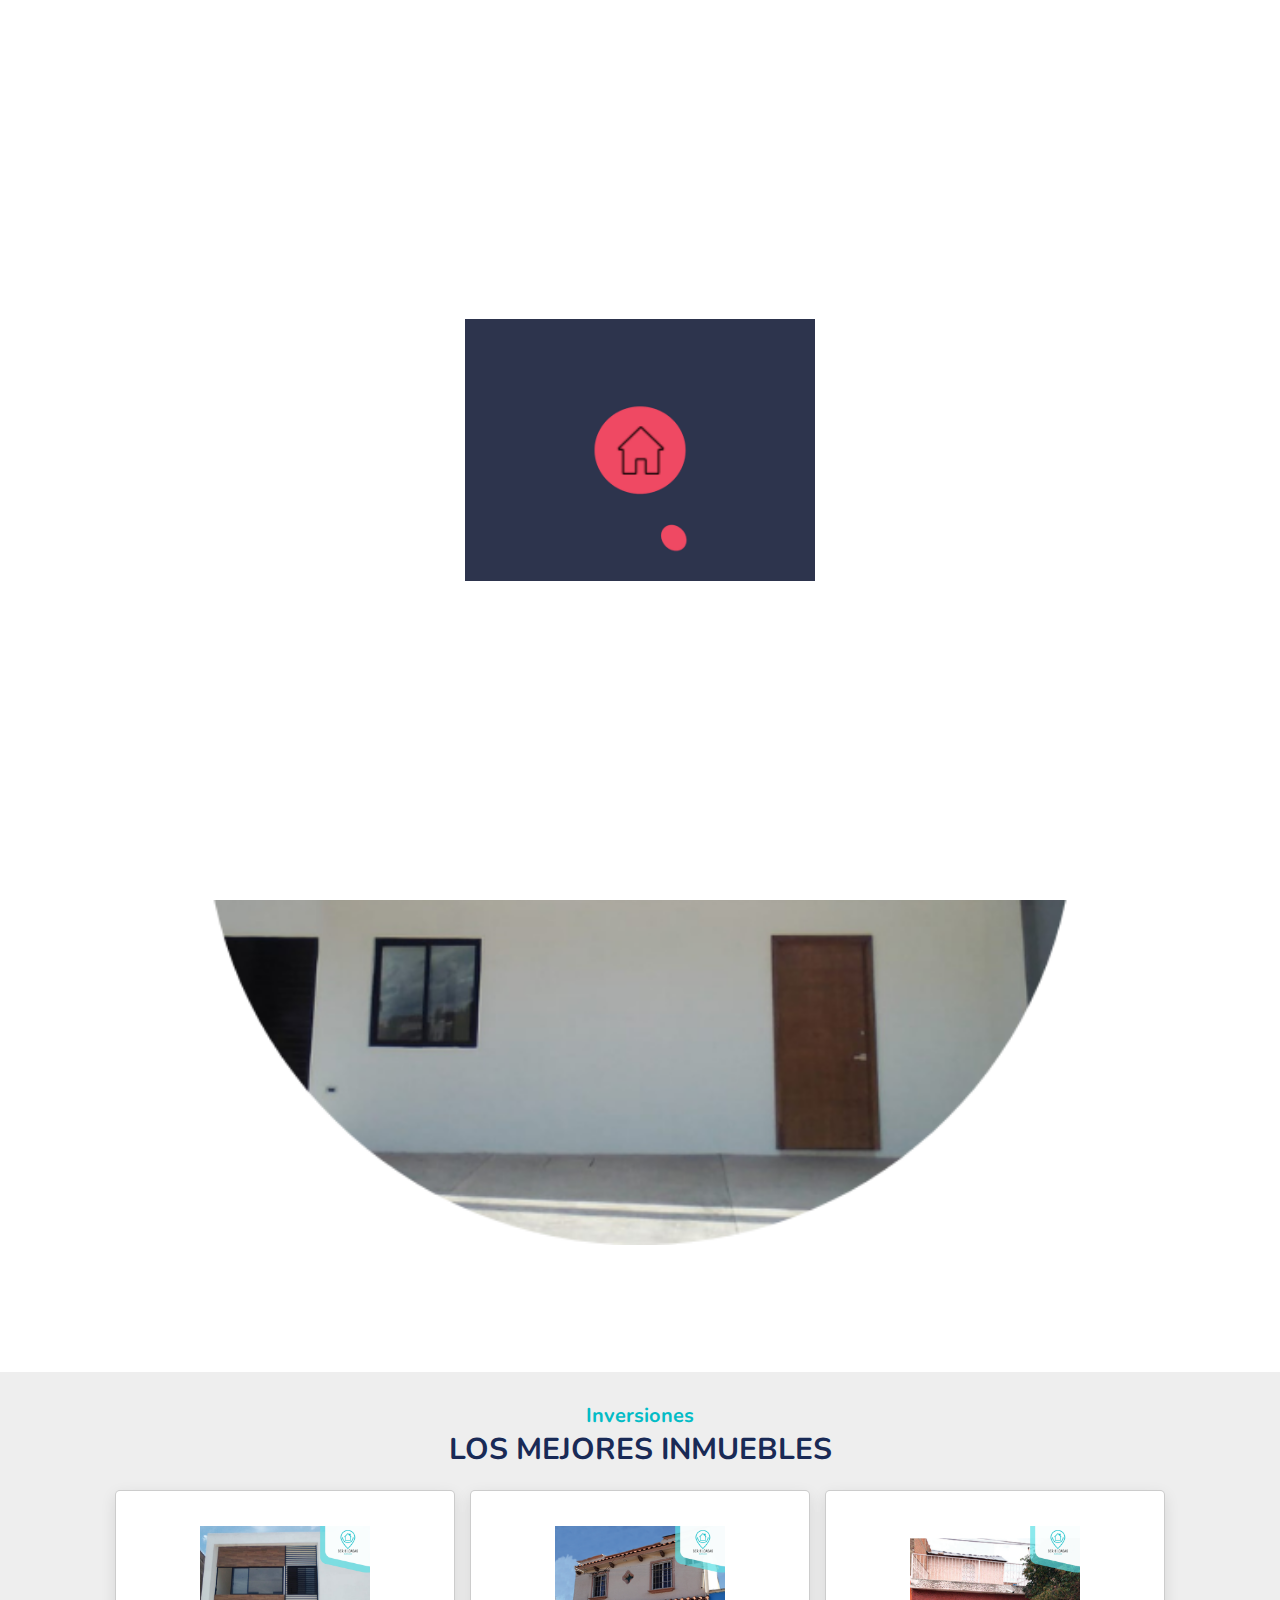
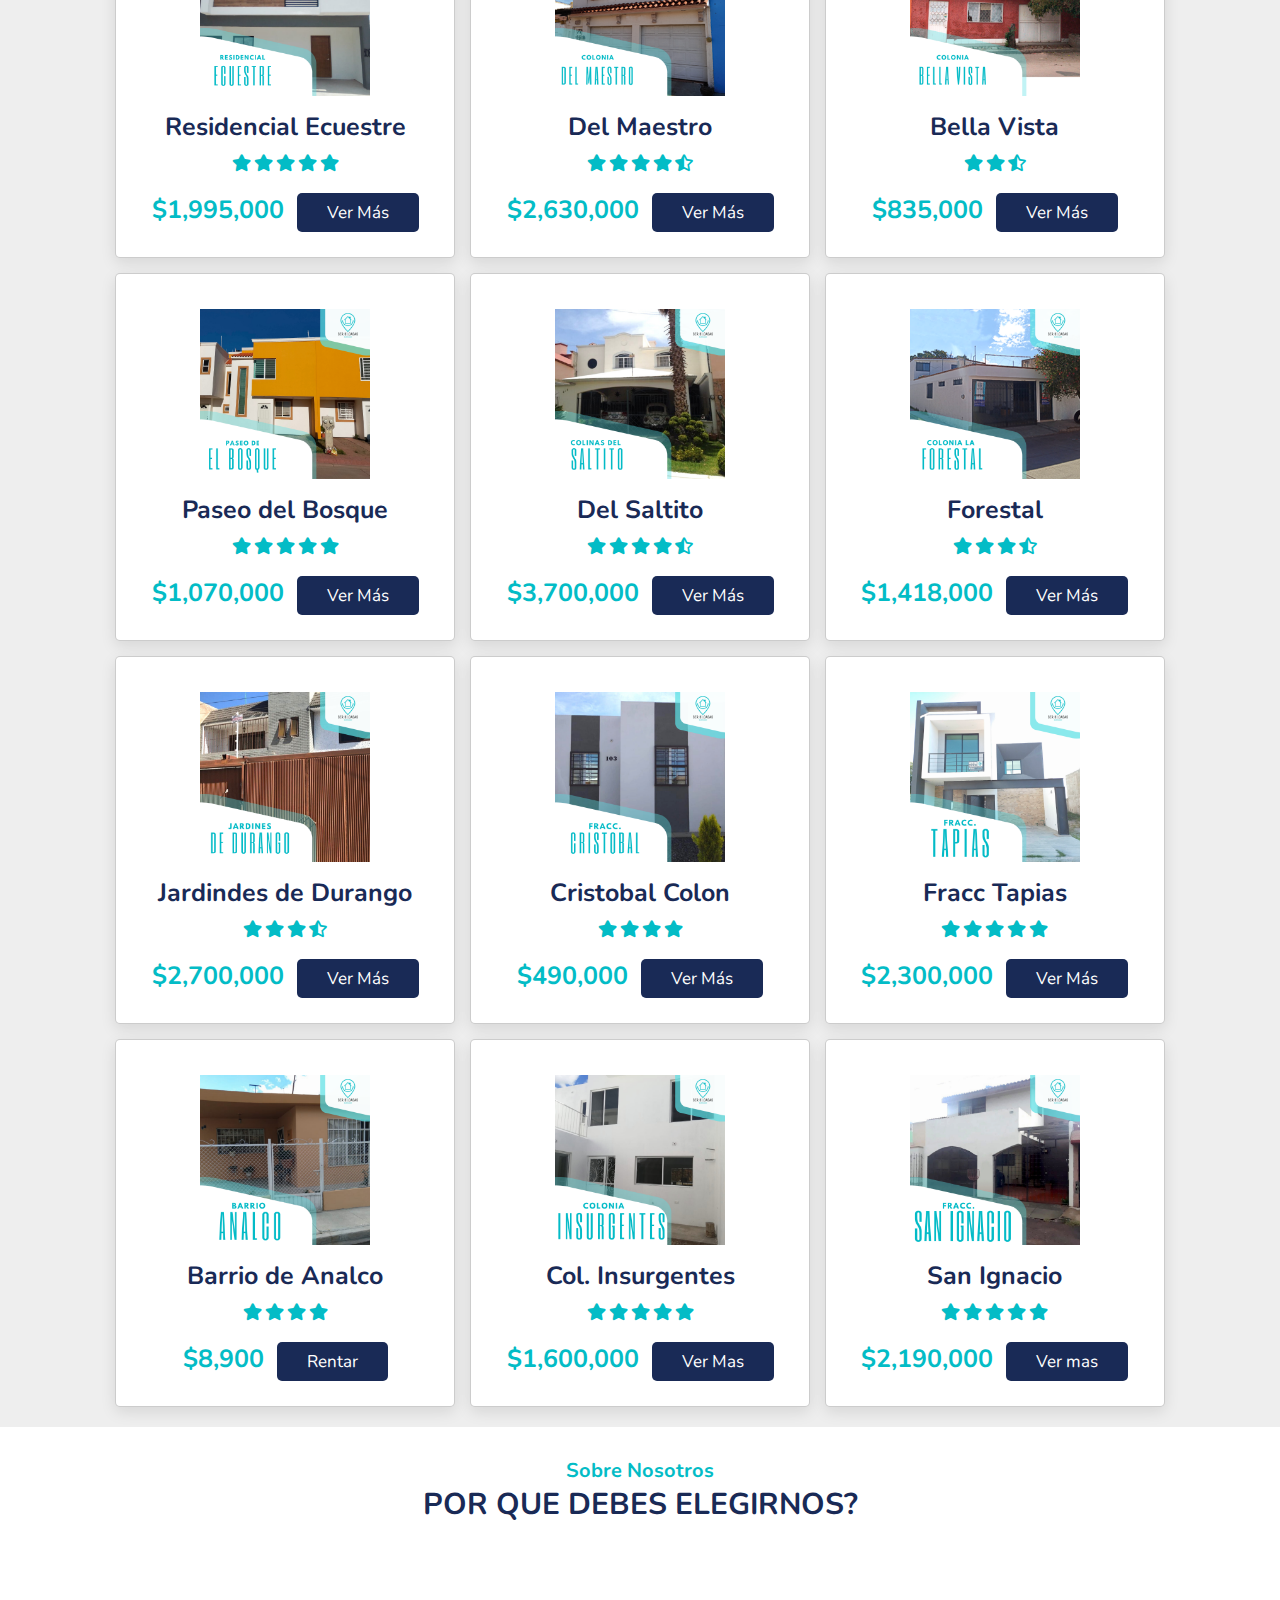
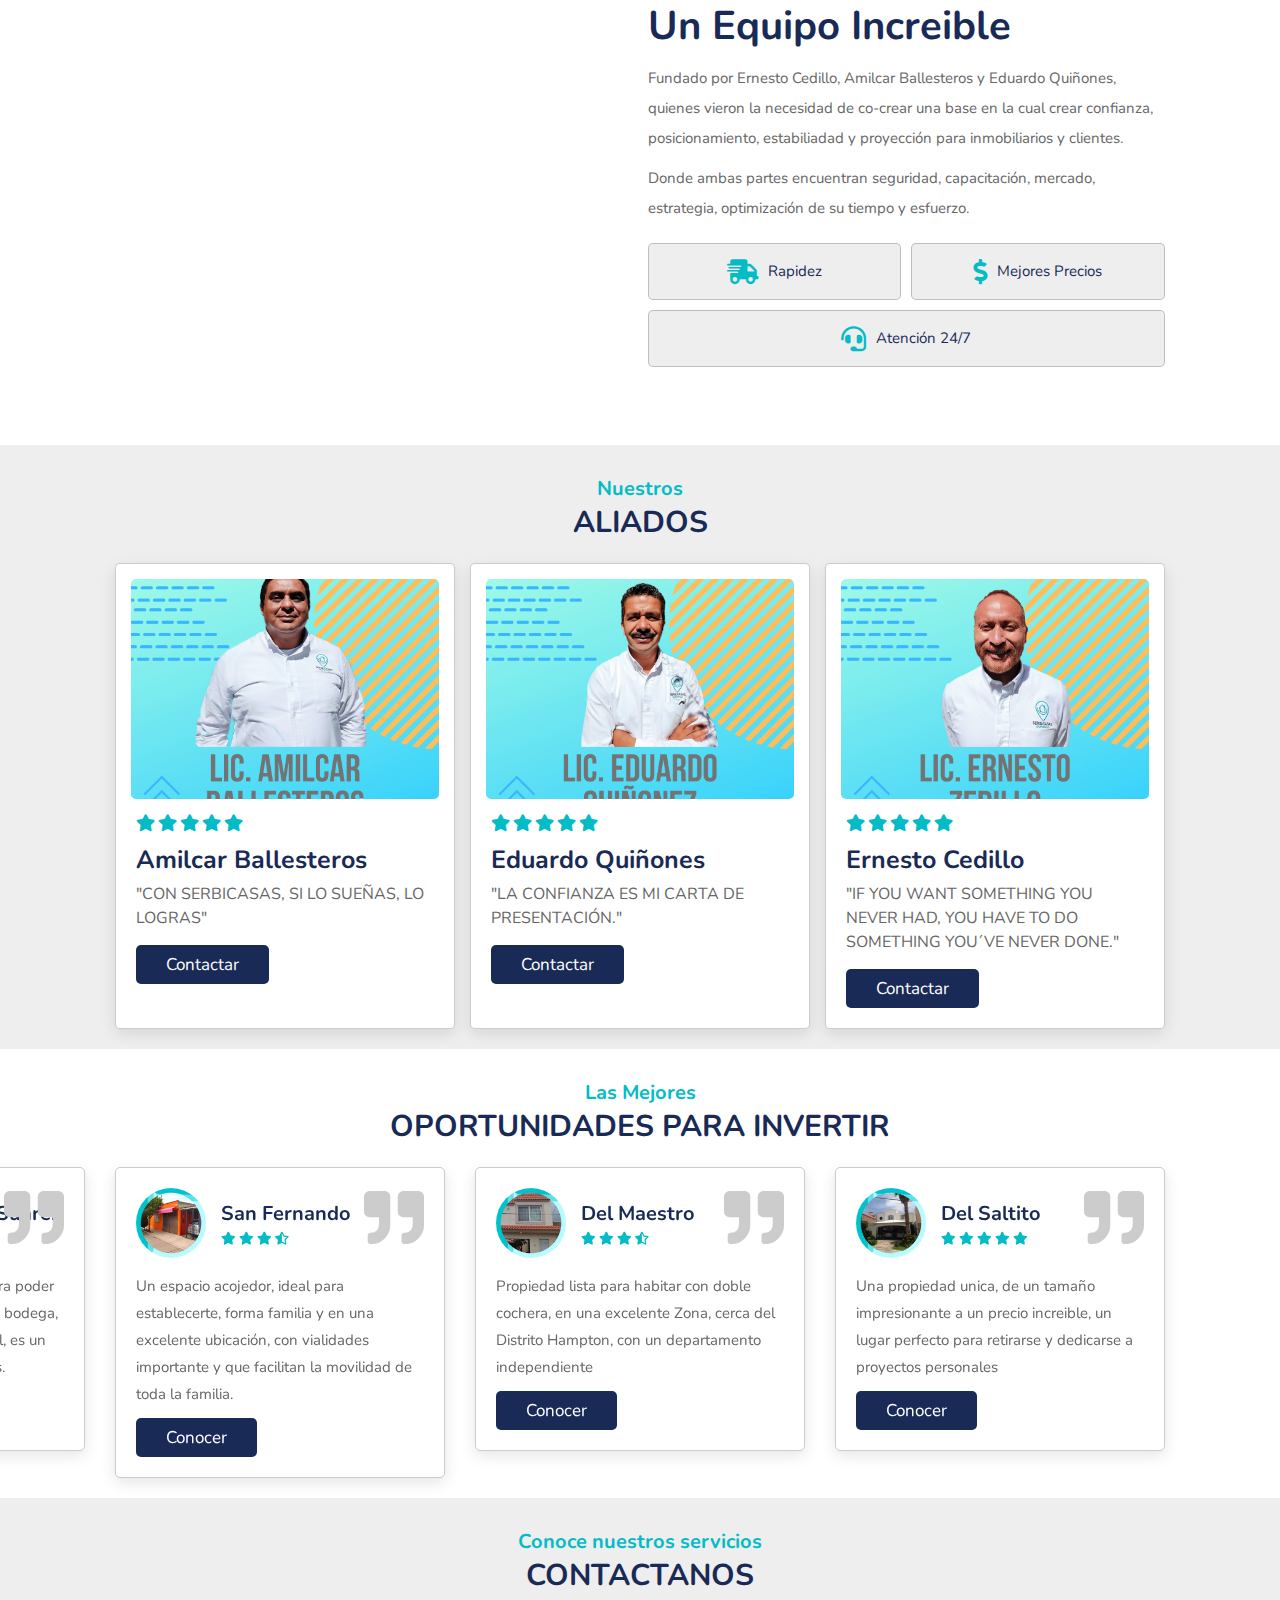
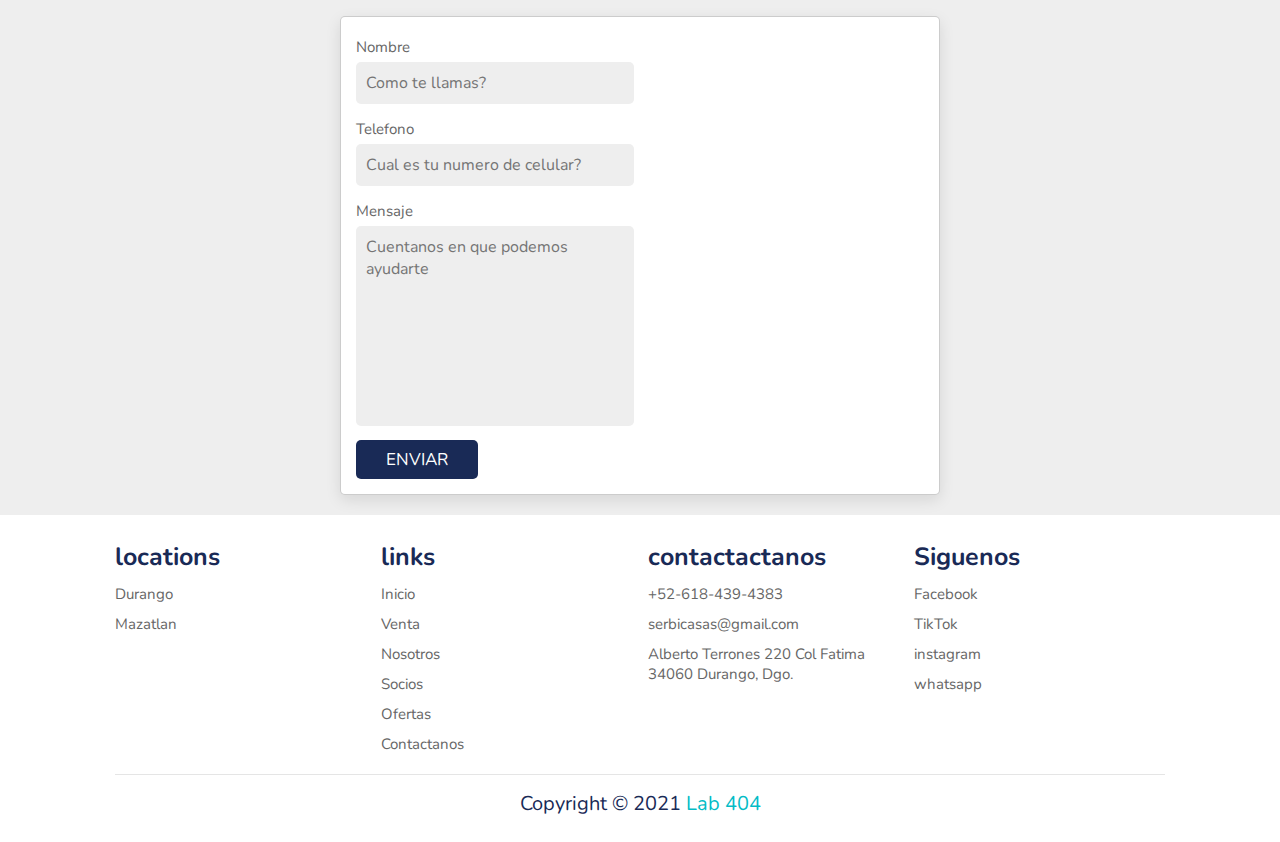
<file: index.html>
<!DOCTYPE html>
<html lang="es">

<head>
    <meta charset="UTF-8">
    <meta http-equiv="X-UA-Compatible" content="IE=edge">
    <meta name="viewport" content="width=device-width, initial-scale=1.0">
    <title>SerBiCasas</title>

    <link rel="stylesheet" href="https://unpkg.com/swiper/swiper-bundle.min.css" />

    <!-- font awesome cdn link  -->
    <link rel="stylesheet" href="https://cdnjs.cloudflare.com/ajax/libs/font-awesome/5.15.3/css/all.min.css">

    <!-- custom css file link  -->
    <link rel="stylesheet" href="css/style.css">

</head>

<body>
    <header>

        <a href="#" class="logo">SerBicasas</a>

        <nav class="navbar">
            <a class="active" href="#home">Inicio</a>
            <a href="#dishes">Propiedades</a>
            <a href="#about">Nosotros</a>
            <a href="#menu">Socios</a>
            <a href="#review">Ofertas</a>
            <a href="#order">Contactanos</a>
        </nav>

        <div class="icons">
            <i class="fas fa-bars" id="menu-bars"></i>
            <i class="fas fa-search" id="search-icon"></i>
            <!--<a href="#" class="fas fa-heart"></a>
        <a href="#" class="fas fa-shopping-cart"></a>-->
        </div>


    </header>

    <!-- header section ends-->

    <!-- Buscar  -->

    <form action="" id="search-form">
        <input type="search" placeholder="search here..." name="" id="search-box">
        <label for="search-box" class="fas fa-search"></label>
        <i class="fas fa-times" id="close"></i>
    </form>

    <!-- Baner inicio  -->

    <section class="home" id="home">

        <div class="swiper-container home-slider">

            <div class="swiper-wrapper wrapper">

                <div class="swiper-slide slide">
                    <div class="content">
                        <span>Los Mejores Inmuebles</span>
                        <h3>Inversión Inmobiliaria</h3>
                        <p>El mejor recurso para crear un futuro seguro son los bienes raices, nosostros podemos
                            asesorarte para hacer crecer tu patrimonio.</p>
                        <a href="#order" class="btn">Asesoria</a>
                    </div>
                    <div class="image">
                        <img src="images/1.png" alt="">
                    </div>
                </div>

                <div class="swiper-slide slide">
                    <div class="content">
                        <span>Venta Rapida</span>
                        <h3>Tus propiedades las mejores manos</h3>
                        <p>Contamos con los mejores vendedores y corredores del Pais.</p>
                        <a href="#order" class="btn">Asesoria</a>
                    </div>
                    <div class="image">
                        <img src="images/2.png" alt="">
                    </div>
                </div>

                <div class="swiper-slide slide">
                    <div class="content">
                        <span>Ganar - Ganar</span>
                        <h3>Rentas con las mejores condiciones</h3>
                        <p>Contamos con las mejores ubicaciones para rentar un hogar o negocio.</p>
                        <a href="#order" class="btn">Asesoria</a>
                    </div>
                    <div class="image">
                        <img src="images/3.png" alt="">
                    </div>
                </div>

            </div>

            <div class="swiper-pagination"></div>

        </div>

    </section>

    <!-- Baner fin -->

    <!-- Venta inmuebles  -->

    <section class="dishes" id="dishes">

        <h3 class="sub-heading"> Inversiones </h3>
        <h1 class="heading"> Los Mejores Inmuebles </h1>
        <!--Inmuebles-->
        <div class="box-container">
            <!--Ecuestre-->
            <div class="box">
                <a href="#" class="fas fa-heart"></a>
                <a href="#" class="fas fa-eye"></a>
                <img src="images/ecuestre.png" alt="">
                <h3>Residencial Ecuestre</h3>
                <div class="stars">
                    <i class="fas fa-star"></i>
                    <i class="fas fa-star"></i>
                    <i class="fas fa-star"></i>
                    <i class="fas fa-star"></i>
                    <i class="fas fa-star"></i>
                </div>
                <span>$1,995,000</span>
                <a href="Propiedades/Ecuestre.html" target="_blank" class="btn">Ver Más</a>
            </div>
            <!--Del Maestro-->
            <div class="box">
                <a href="#" class="fas fa-heart"></a>
                <a href="#" class="fas fa-eye"></a>
                <img src="images/del_maestro.png" alt="">
                <h3>Del Maestro</h3>
                <div class="stars">
                    <i class="fas fa-star"></i>
                    <i class="fas fa-star"></i>
                    <i class="fas fa-star"></i>
                    <i class="fas fa-star"></i>
                    <i class="fas fa-star-half-alt"></i>
                </div>
                <span>$2,630,000</span>
                <a href="Propiedades/col-maestro.html" target="_blank" class="btn">Ver Más</a>
            </div>
            <!--Bella Vista-->
            <div class="box">
                <a href="#" class="fas fa-heart"></a>
                <a href="#" class="fas fa-eye"></a>
                <img src="images/Col_Bella_Vista (1).png" alt="">
                <h3>Bella Vista</h3>
                <div class="stars">
                    <i class="fas fa-star"></i>
                    <i class="fas fa-star"></i>
                    <i class="fas fa-star-half-alt"></i>
                </div>
                <span>$835,000</span>
                <a href="Propiedades/BellaVista.html" target="_blank" class="btn">Ver Más</a>
            </div>
            <!--El Bosque-->
            <div class="box">
                <a href="#" class="fas fa-heart"></a>
                <a href="#" class="fas fa-eye"></a>
                <img src="images/Fracc_El_Bosque.png" alt="">
                <h3>Paseo del Bosque</h3>
                <div class="stars">
                    <i class="fas fa-star"></i>
                    <i class="fas fa-star"></i>
                    <i class="fas fa-star"></i>
                    <i class="fas fa-star"></i>
                    <i class="fas fa-star"></i>
                </div>
                <span>$1,070,000</span>
                <a href="Propiedades/Del-Bosque.html" target="_blank" class="btn">Ver Más</a>
            </div>
            <!--Del Saltito-->
            <div class="box">
                <a href="#" class="fas fa-heart"></a>
                <a href="#" class="fas fa-eye"></a>
                <img src="images/colinas_Del_Saltito.png" alt="">
                <h3>Del Saltito</h3>
                <div class="stars">
                    <i class="fas fa-star"></i>
                    <i class="fas fa-star"></i>
                    <i class="fas fa-star"></i>
                    <i class="fas fa-star"></i>
                    <i class="fas fa-star-half-alt"></i>
                </div>
                <span>$3,700,000</span>
                <a href="Propiedades/Saltito.html" target="_blank" class="btn">Ver Más</a>
            </div>
            <!--La Forestal-->
            <div class="box">
                <a href="#" class="fas fa-heart"></a>
                <a href="#" class="fas fa-eye"></a>
                <img src="images/Col_La_Forestal.png" alt="">
                <h3>Forestal</h3>
                <div class="stars">
                    <i class="fas fa-star"></i>
                    <i class="fas fa-star"></i>
                    <i class="fas fa-star"></i>
                    <i class="fas fa-star-half-alt"></i>
                </div>
                <span>$1,418,000</span>
                <a href="Propiedades/Forestal.html" target="_blank" class="btn">Ver Más</a>
            </div>
            <!--Jardines-->
            <div class="box">
                <a href="#" class="fas fa-heart"></a>
                <a href="#" class="fas fa-eye"></a>
                <img src="images/Jardines_Portada.png" alt="">
                <h3>Jardindes de Durango</h3>
                <div class="stars">
                    <i class="fas fa-star"></i>
                    <i class="fas fa-star"></i>
                    <i class="fas fa-star"></i>
                    <i class="fas fa-star-half-alt"></i>
                </div>
                <span>$2,700,000</span>
                <a href="Propiedades/Jardines_Dgo_1.html" target="_blank" class="btn">Ver Más</a>
            </div>
            <!--Cristobal Colon-->
            <div class="box">
                <a href="#" class="fas fa-heart"></a>
                <a href="#" class="fas fa-eye"></a>
                <img src="images/Cristobal_Portada.png" alt="">
                <h3>Cristobal Colon</h3>
                <div class="stars">
                    <i class="fas fa-star"></i>
                    <i class="fas fa-star"></i>
                    <i class="fas fa-star"></i>
                    <i class="fas fa-star"></i>
                </div>
                <span>$490,000</span>
                <a href="Propiedades/cristobal_colon.html" target="_blank" class="btn">Ver Más</a>
            </div>
            <!--Fracc Tapias-->
            <div class="box">
                <a href="#" class="fas fa-heart"></a>
                <a href="#" class="fas fa-eye"></a>
                <img src="images/Tapias_Portada.png" alt="">
                <h3>Fracc Tapias</h3>
                <div class="stars">
                    <i class="fas fa-star"></i>
                    <i class="fas fa-star"></i>
                    <i class="fas fa-star"></i>
                    <i class="fas fa-star"></i>
                    <i class="fas fa-star"></i>
                </div>
                <span>$2,300,000</span>
                <a href="Propiedades/Tapias.html" target="_blank" class="btn">Ver Más</a>
            </div>
            <!--Analco-->
            <div class="box">
                <a href="#" class="fas fa-heart"></a>
                <a href="#" class="fas fa-eye"></a>
                <img src="images/Analco_Portada.png" alt="">
                <h3>Barrio de Analco</h3>
                <div class="stars">
                    <i class="fas fa-star"></i>
                    <i class="fas fa-star"></i>
                    <i class="fas fa-star"></i>
                    <i class="fas fa-star"></i>
                </div>
                <span>$8,900</span>
                <a href="Propiedades/Analco.html" target="_blank" class="btn">Rentar</a>
            </div>
            <!--Insurgentes-->
            <div class="box">
                <a href="#" class="fas fa-heart"></a>
                <a href="#" class="fas fa-eye"></a>
                <img src="images/INSURGENTES_PORTADA.png" alt="">
                <h3>Col. Insurgentes</h3>
                <div class="stars">
                    <i class="fas fa-star"></i>
                    <i class="fas fa-star"></i>
                    <i class="fas fa-star"></i>
                    <i class="fas fa-star"></i>
                    <i class="fas fa-star"></i>
                </div>
                <span>$1,600,000</span>
                <a href="Propiedades/Analco.html" target="_blank" class="btn">Ver Mas</a>
            </div>
            <!--San Ignacio-->
            <div class="box">
                <a href="#" class="fas fa-heart"></a>
                <a href="#" class="fas fa-eye"></a>
                <img src="images/San_ignacio_Portada.png" alt="">
                <h3>San Ignacio</h3>
                <div class="stars">
                    <i class="fas fa-star"></i>
                    <i class="fas fa-star"></i>
                    <i class="fas fa-star"></i>
                    <i class="fas fa-star"></i>
                    <i class="fas fa-star"></i>
                </div>
                <span>$2,190,000</span>
                <a href="Propiedades/San Ignacio.html" target="_blank" class="btn">Ver mas</a>
            </div>

        </div>

    </section>

    <!-- Venta Inmuebles ends -->

    <!-- Nosotros Inicio  -->

    <section class="about" id="about">

        <h3 class="sub-heading"> Sobre Nosotros </h3>
        <h1 class="heading"> Por que debes elegirnos? </h1>

        <div class="row">

            <div class="image">
                <iframe src="https://giphy.com/embed/2Lb1xFP2R2N7jn1nxI" width="480" height="480" frameBorder="0"
                    class="giphy-embed" allowFullScreen></iframe>
            </div>

            <div class="content">
                <h3>Un Equipo Increible</h3>
                <p>Fundado por Ernesto Cedillo, Amilcar Ballesteros y Eduardo Quiñones, quienes vieron la necesidad de
                    co-crear una base en la cual crear confianza, posicionamiento, estabiliadad y proyección para
                    inmobiliarios y clientes.</p>
                <p>Donde ambas partes encuentran seguridad, capacitación, mercado, estrategia, optimización de su tiempo
                    y esfuerzo.</p>
                <div class="icons-container">
                    <div class="icons">
                        <i class="fas fa-shipping-fast"></i>
                        <span>Rapidez</span>
                    </div>
                    <div class="icons">
                        <i class="fas fa-dollar-sign"></i>
                        <span>Mejores Precios</span>
                    </div>
                    <div class="icons">
                        <i class="fas fa-headset"></i>
                        <span>Atención 24/7</span>
                    </div>
                </div>
                <!--<a href="#" class="btn">learn more</a>-->
            </div>

        </div>

    </section>

    <!-- about section ends -->

    <!--  Socios section starts  -->

    <section class="menu" id="menu">

        <h3 class="sub-heading"> Nuestros </h3>
        <h1 class="heading"> Aliados </h1>

        <div class="box-container">
            <!--Amilcar-->
            <div class="box">
                <div class="image">
                    <img src="images/Amilcar_Final.png" alt="">
                    <!--<a href="#" class="fas fa-heart"></a>-->
                </div>
                <div class="content">
                    <div class="stars">
                        <i class="fas fa-star"></i>
                        <i class="fas fa-star"></i>
                        <i class="fas fa-star"></i>
                        <i class="fas fa-star"></i>
                        <i class="fas fa-star"></i>
                    </div>
                    <h3>Amilcar Ballesteros</h3>
                    <p>"CON SERBICASAS, SI LO SUEÑAS, LO LOGRAS"</p>
                    <a href="https://api.whatsapp.com/send?phone=+526181836726&text=Hola necesito más información de la Web Serbicasas"
                        class="btn">Contactar</a>
                    <!--<span class="price">$12.99</span>-->
                </div>
            </div>
            <!--Lalo-->
            <div class="box">
                <div class="image">
                    <img src="images/Lalo_Final.png" alt="">
                    <!--<a href="#" class="fas fa-heart"></a>-->
                </div>
                <div class="content">
                    <div class="stars">
                        <i class="fas fa-star"></i>
                        <i class="fas fa-star"></i>
                        <i class="fas fa-star"></i>
                        <i class="fas fa-star"></i>
                        <i class="fas fa-star"></i>
                    </div>
                    <h3>Eduardo Quiñones</h3>
                    <p>"LA CONFIANZA ES MI CARTA DE PRESENTACIÓN."</p>
                    <a href="https://api.whatsapp.com/send?phone=+526181535433&text=Hola necesito más información de la Web Serbicasas"
                        class="btn">Contactar</a>
                    <!--<span class="price">$12.99</span>-->
                </div>
            </div>
            <!--Cedillo-->
            <div class="box">
                <div class="image">
                    <img src="images/Zedillo_Final.png" alt="">
                    <!--<a href="#" class="fas fa-heart"></a>-->
                </div>
                <div class="content">
                    <div class="stars">
                        <i class="fas fa-star"></i>
                        <i class="fas fa-star"></i>
                        <i class="fas fa-star"></i>
                        <i class="fas fa-star"></i>
                        <i class="fas fa-star"></i>
                    </div>
                    <h3>Ernesto Cedillo</h3>
                    <p>"IF YOU WANT SOMETHING YOU NEVER HAD, YOU HAVE TO DO SOMETHING YOU´VE NEVER DONE."</p>
                    <a href="https://api.whatsapp.com/send?phone=+526181093793&text=Hola necesito más información de la Web Serbicasas"
                        class="btn">Contactar</a>
                </div>
            </div>
            <!--Pendientes
        <div class="box">
            <div class="image">
                <img src="images/menu-4.jpg" alt="">
                <a href="#" class="fas fa-heart"></a>
            </div>
            <div class="content">
                <div class="stars">
                    <i class="fas fa-star"></i>
                    <i class="fas fa-star"></i>
                    <i class="fas fa-star"></i>
                    <i class="fas fa-star"></i>
                    <i class="fas fa-star-half-alt"></i>
                </div>
                <h3>delicious food</h3>
                <p>Lorem ipsum dolor sit, amet consectetur adipisicing elit. Excepturi, accusantium.</p>
                <a href="#" class="btn">add to cart</a>
                <span class="price">$12.99</span>
            </div>
        </div>

        <div class="box">
            <div class="image">
                <img src="images/menu-5.jpg" alt="">
                <a href="#" class="fas fa-heart"></a>
            </div>
            <div class="content">
                <div class="stars">
                    <i class="fas fa-star"></i>
                    <i class="fas fa-star"></i>
                    <i class="fas fa-star"></i>
                    <i class="fas fa-star"></i>
                    <i class="fas fa-star-half-alt"></i>
                </div>
                <h3>delicious food</h3>
                <p>Lorem ipsum dolor sit, amet consectetur adipisicing elit. Excepturi, accusantium.</p>
                <a href="#" class="btn">add to cart</a>
                <span class="price">$12.99</span>
            </div>
        </div>

        <div class="box">
            <div class="image">
                <img src="images/menu-6.jpg" alt="">
                <a href="#" class="fas fa-heart"></a>
            </div>
            <div class="content">
                <div class="stars">
                    <i class="fas fa-star"></i>
                    <i class="fas fa-star"></i>
                    <i class="fas fa-star"></i>
                    <i class="fas fa-star"></i>
                    <i class="fas fa-star-half-alt"></i>
                </div>
                <h3>delicious food</h3>
                <p>Lorem ipsum dolor sit, amet consectetur adipisicing elit. Excepturi, accusantium.</p>
                <a href="#" class="btn">add to cart</a>
                <span class="price">$12.99</span>
            </div>
        </div>

        <div class="box">
            <div class="image">
                <img src="images/menu-7.jpg" alt="">
                <a href="#" class="fas fa-heart"></a>
            </div>
            <div class="content">
                <div class="stars">
                    <i class="fas fa-star"></i>
                    <i class="fas fa-star"></i>
                    <i class="fas fa-star"></i>
                    <i class="fas fa-star"></i>
                    <i class="fas fa-star-half-alt"></i>
                </div>
                <h3>delicious food</h3>
                <p>Lorem ipsum dolor sit, amet consectetur adipisicing elit. Excepturi, accusantium.</p>
                <a href="#" class="btn">add to cart</a>
                <span class="price">$12.99</span>
            </div>
        </div>

        <div class="box">
            <div class="image">
                <img src="images/menu-8.jpg" alt="">
                <a href="#" class="fas fa-heart"></a>
            </div>
            <div class="content">
                <div class="stars">
                    <i class="fas fa-star"></i>
                    <i class="fas fa-star"></i>
                    <i class="fas fa-star"></i>
                    <i class="fas fa-star"></i>
                    <i class="fas fa-star-half-alt"></i>
                </div>
                <h3>delicious food</h3>
                <p>Lorem ipsum dolor sit, amet consectetur adipisicing elit. Excepturi, accusantium.</p>
                <a href="#" class="btn">add to cart</a>
                <span class="price">$12.99</span>
            </div>
        </div>

        <div class="box">
            <div class="image">
                <img src="images/menu-9.jpg" alt="">
                <a href="#" class="fas fa-heart"></a>
            </div>
            <div class="content">
                <div class="stars">
                    <i class="fas fa-star"></i>
                    <i class="fas fa-star"></i>
                    <i class="fas fa-star"></i>
                    <i class="fas fa-star"></i>
                    <i class="fas fa-star-half-alt"></i>
                </div>
                <h3>delicious food</h3>
                <p>Lorem ipsum dolor sit, amet consectetur adipisicing elit. Excepturi, accusantium.</p>
                <a href="#" class="btn">add to cart</a>
                <span class="price">$12.99</span>
            </div>
        </div>
-->

        </div>

    </section>

    <!-- Socios section ends -->

    <!-- Ofertas section starts  -->

    <section class="review" id="review">

        <h3 class="sub-heading"> Las Mejores </h3>
        <h1 class="heading"> Oportunidades para Invertir </h1>

        <div class="swiper-container review-slider">

            <div class="swiper-wrapper">
                <!--Col del Maestro ofertas-->
                <div class="swiper-slide slide">
                    <i class="fas fa-quote-right"></i>
                    <div class="user">
                        <img src="images/oferta_1.png" alt="">
                        <div class="user-info">
                            <h3>Del Maestro</h3>
                            <div class="stars">
                                <i class="fas fa-star"></i>
                                <i class="fas fa-star"></i>
                                <i class="fas fa-star"></i>
                                <i class="fas fa-star-half-alt"></i>
                            </div>
                        </div>
                    </div>
                    <p>Propiedad lista para habitar con doble cochera, en una excelente Zona, cerca del Distrito
                        Hampton, con un departamento independiente</p>
                    <a href="https://api.whatsapp.com/send?phone=+526184394383&text=Hola, Quiero una cita para visitar la casa de Col. del Maestro."
                        class="btn">Conocer</a>
                </div>
                <!--Del Saltito Oferta-->
                <div class="swiper-slide slide">
                    <i class="fas fa-quote-right"></i>
                    <div class="user">
                        <img src="images/Colinas_Circulo.png" alt="">
                        <div class="user-info">
                            <h3>Del Saltito</h3>
                            <div class="stars">
                                <i class="fas fa-star"></i>
                                <i class="fas fa-star"></i>
                                <i class="fas fa-star"></i>
                                <i class="fas fa-star"></i>
                                <i class="fas fa-star"></i>
                            </div>
                        </div>
                    </div>
                    <p>Una propiedad unica, de un tamaño impresionante a un precio increible, un lugar perfecto para
                        retirarse y dedicarse a proyectos personales</p>
                    <a href="https://api.whatsapp.com/send?phone=+526184394383&text=Hola, Quiero una cita para conocer Colinas Del Saltito"
                        class="btn">Conocer</a>
                </div>
                <!--Bodega pino oferta-->
                <div class="swiper-slide slide">
                    <i class="fas fa-quote-right"></i>
                    <div class="user">
                        <img src="images/Bode_pino-circular.png" alt="">
                        <div class="user-info">
                            <h3>Comercio PinoSuarez</h3>
                            <div class="stars">
                                <i class="fas fa-star"></i>
                                <i class="fas fa-star"></i>
                                <i class="fas fa-star"></i>
                                <i class="fas fa-star-half-alt"></i>
                            </div>
                        </div>
                    </div>
                    <p>Un espacio comercial increible para poder colocar todo tipo de empresa, con bodega, bahia de
                        descarga, oficinas y local, es un paraiso para empresas y negocios.</p>
                    <a href="https://api.whatsapp.com/send?phone=+526184394383&text=Hola, quiero agendar una cita para ver el local comercial de PinoSuarez"
                        class="btn">Conocer</a>
                </div>
                <!--San Fernando oferta-->
                <div class="swiper-slide slide">
                    <i class="fas fa-quote-right"></i>
                    <div class="user">
                        <img src="images/San-Fernando-Circular.png" alt="">
                        <div class="user-info">
                            <h3>San Fernando</h3>
                            <div class="stars">
                                <i class="fas fa-star"></i>
                                <i class="fas fa-star"></i>
                                <i class="fas fa-star"></i>
                                <i class="fas fa-star-half-alt"></i>
                            </div>
                        </div>
                    </div>
                    <p>Un espacio acojedor, ideal para establecerte, forma familia y en una excelente ubicación, con
                        vialidades importante y que facilitan la movilidad de toda la familia.</p>
                    <a href="https://api.whatsapp.com/send?phone=+526184394383&text=Hola, quiero una cita para ver la propiedad de San Fernando"
                        class="btn">Conocer</a>
                </div>
            </div>

        </div>

    </section>

    <!-- review section ends -->

    <!-- Formulario section starts  -->

    <section class="order" id="order">
        <div class="registro activo" id="registro">
            <h3 class="sub-heading"> Conoce nuestros servicios </h3>
            <h1 class="heading"> CONTACTANOS </h1>

            <form action="" id="formulario">
                <!--Nombre-->
                <div class="inputBox">
                    <div class="input">
                        <span>Nombre</span>
                        <input type="text" id="nombre" name="nombre" placeholder="Como te llamas?">
                    </div>
                </div>
                <!--Telefono-->
                <div class="inputBox">
                    <div class="input">
                        <span>Telefono</span>
                        <input type="number" id="telefono" name="telefono" placeholder="Cual es tu numero de celular?">
                    </div>
                </div>
                <!--Mensaje-->
                <div class="inputBox">
                    <div class="input">
                        <span>Mensaje</span>
                        <textarea name="" id="mensaje" name="mensaje" placeholder="Cuentanos en que podemos ayudarte"
                            id="" cols="30" rows="10"></textarea>
                    </div>
                </div>
                <!--Boton de Formulario-->
                <input type="submit" value="ENVIAR" class="btn">

            </form>
        </div>
        <div class="header exito" id="exito">
            <svg xmlns="http://www.w3.org/2000/svg" width="16" height="16" fill="currentColor"
                class="bi bi-check-circle" viewBox="0 0 16 16">
                <path d="M8 15A7 7 0 1 1 8 1a7 7 0 0 1 0 14zm0 1A8 8 0 1 0 8 0a8 8 0 0 0 0 16z" />
                <path
                    d="M10.97 4.97a.235.235 0 0 0-.02.022L7.477 9.417 5.384 7.323a.75.75 0 0 0-1.06 1.06L6.97 11.03a.75.75 0 0 0 1.079-.02l3.992-4.99a.75.75 0 0 0-1.071-1.05z" />
            </svg>
            <h1>Recibido!</h1>
            <p>Te contactaremos</p>
        </div>
    </section>

    <!-- order section ends -->

    <!-- footer section starts  -->

    <section class="footer">

        <div class="box-container">

            <div class="box">
                <h3>locations</h3>
                <a href="#">Durango</a>
                <a href="#">Mazatlan</a>
                <!--<a href="#">russia</a>
            <a href="#">USA</a>
            <a href="#">france</a>-->
            </div>

            <div class="box">
                <h3>links</h3>
                <a href="#">Inicio</a>
                <a href="#">Venta</a>
                <a href="#">Nosotros</a>
                <a href="#">Socios</a>
                <a href="#">Ofertas</a>
                <a href="#">Contactanos</a>
            </div>

            <div class="box">
                <h3>contactactanos</h3>
                <a href="tel:+526184394383">+52-618-439-4383</a>
                <a
                    href="mailto:serbicasas@gmail.com?Subject=Hola%20interesado%20en%20Ser.Bi.Casas">serbicasas@gmail.com</a>
                <a href="https://goo.gl/maps/gPdjFt1TzaMgny239">Alberto Terrones 220 Col Fatima 34060 Durango, Dgo.</a>
            </div>

            <div class="box">
                <h3>Siguenos</h3>
                <a href="https://www.facebook.com/SerBiCasas-Durango-100921531621841">Facebook</a>
                <a href="https://vm.tiktok.com/ZM8yJV3AL/">TikTok</a>
                <a href="https://www.instagram.com/serbi_casas?r=nametag">instagram</a>
                <a
                    href="https://api.whatsapp.com/send?phone=+526184394383&text=Hola, Vengo de la web, quiero información!">whatsapp</a>
            </div>

        </div>

        <div class="credit">
            <p>Copyright &copy; 2021 <a rel="pagina del desarrollador web" href="#" target="_blank"><span>Lab
                        404</span></a></p>
        </div>

    </section>

    <!-- footer section ends -->

    <!-- loader part  -->
    <div class="loader-container">
        <img src="images/Loading_SerBi.gif" alt="">
    </div>





















    <script src="https://unpkg.com/swiper/swiper-bundle.min.js"></script>

    <!-- custom js file link  -->
    <script src="js/script.js"></script>

</body>

</html>
</file>
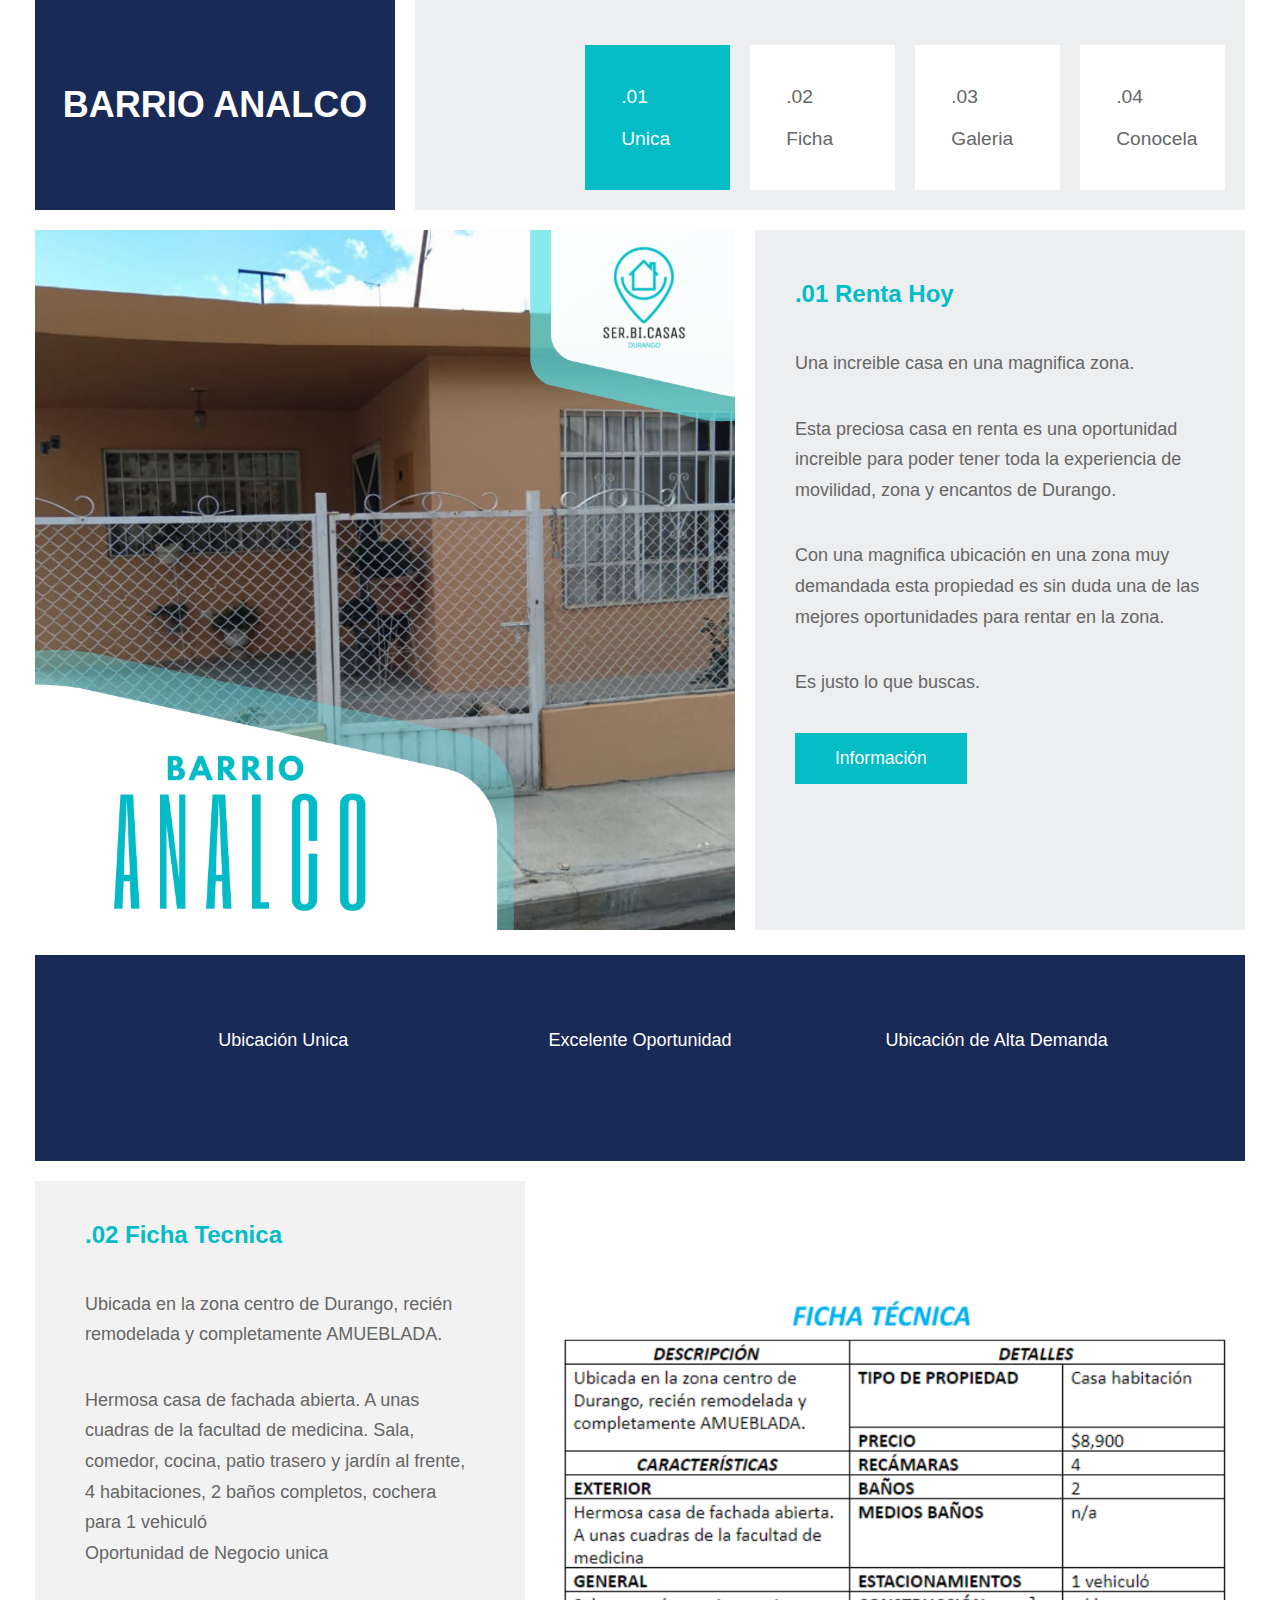
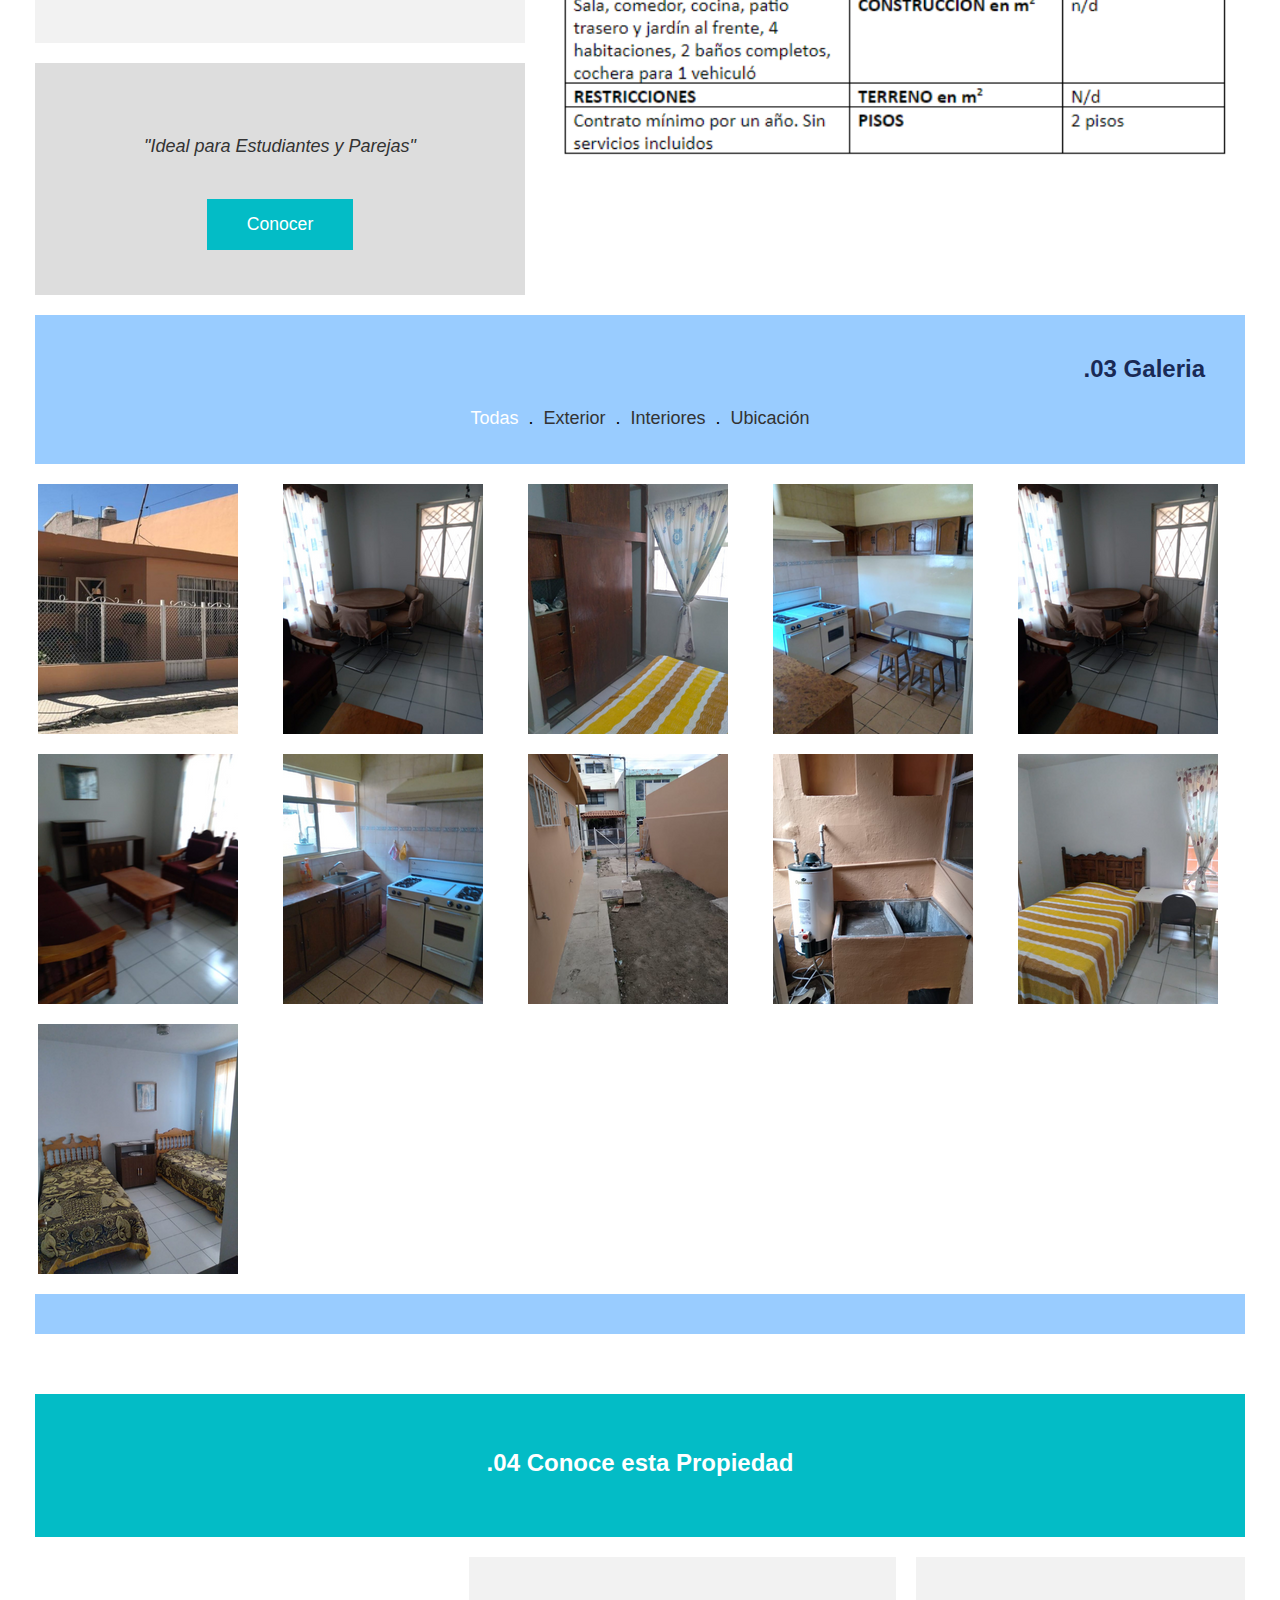
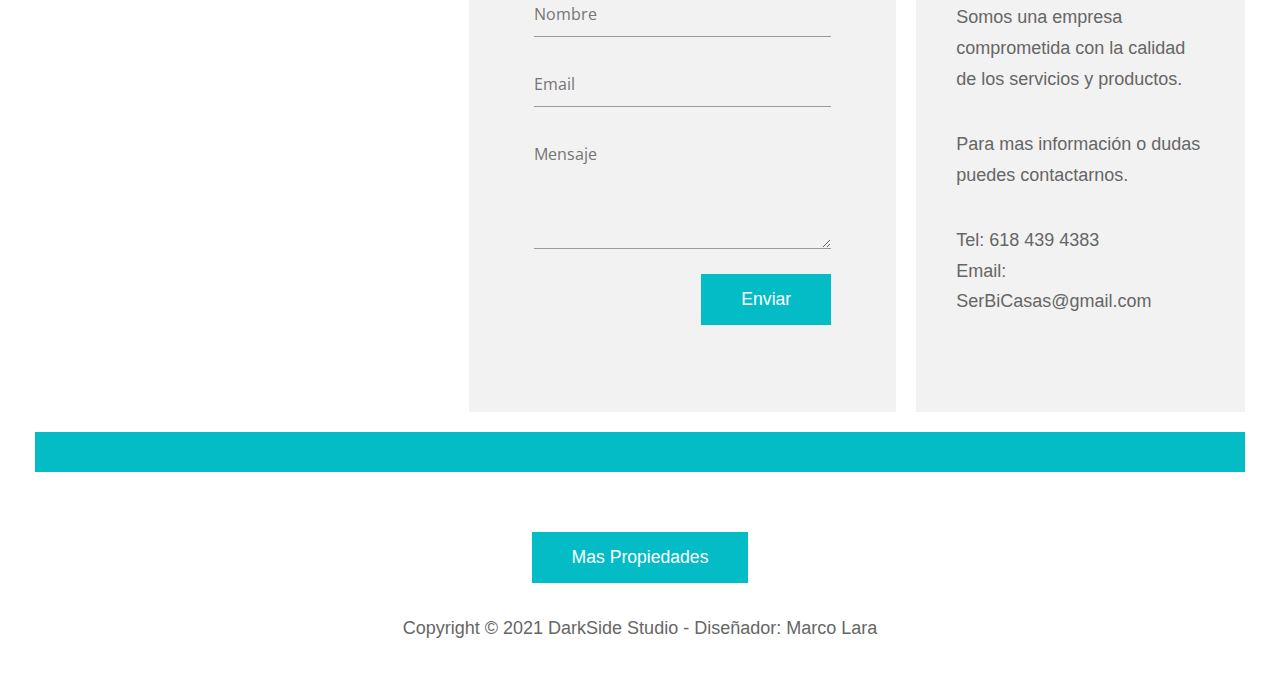
<file: Propiedades/Analco.html>
<!DOCTYPE html>
<html lang="es">

<head>
    <meta charset="UTF-8">
    <meta name="viewport" content="width=device-width, initial-scale=1.0">
    <meta http-equiv="X-UA-Compatible" content="ie=edge">
    <link href="https://fonts.googleapis.com/css?family=Open+Sans:400" rel="stylesheet" />
    <link href="fontawesome/css/all.min.css" rel="stylesheet" />
    <link href="css/templatemo-comparto.css" rel="stylesheet" />
    <title>Barrio de Analco Durango Mexico renta venta </title>
</head>

<body>
    <!-- Back to top button -->
    <a id="button"><i class="fas fa-angle-up fa-2x"></i></a>
<!--Titulo-->
    <div class="container-fluid">
        <div class="tm-site-header tm-mb-1">
            <div class="tm-site-name-container tm-bg-color-1">
                <h1 class="tm-text-white">Barrio Analco</h1>
            </div>
            <div class="tm-nav-container tm-bg-color-8">
                <nav class="tm-nav" id="tm-nav">
                    <ul>
                        <li class="tm-nav-item current">
                            <a href="#about" class="tm-nav-link">
                                <span class="tm-mb-1">.01</span>
                                <span>Unica</span>
                            </a>
                        </li>
                        <li class="tm-nav-item">
                            <a href="#services" class="tm-nav-link">
                                <span class="tm-mb-1">.02</span>
                                <span>Ficha</span>
                            </a>
                        </li>
                        <li class="tm-nav-item">
                            <a href="#gallery" class="tm-nav-link">
                                <span class="tm-mb-1">.03</span>
                                <span>Galeria</span>
                            </a>
                        </li>
                        <li class="tm-nav-item">
                            <a href="#contact" class="tm-nav-link">
                                <span class="tm-nav-text tm-mb-1">.04</span>
                                <span class="tm-nav-text">Conocela</span>
                            </a>
                        </li>
                    </ul>
                </nav>
            </div>
        </div>
<!--Seccion 1-->
    <section class="tm-mb-1" id="about">
        <div class="tm-row tm-about-row">
            <div class="tm-section-1-l">
                    <img src="../images/Analco_Portada.png" alt="About image" class="tm-img-responsive">
            </div>
                <article class="tm-section-1-r tm-bg-color-8">
                    <h2 class="tm-mb-2 tm-title-color">.01 Renta Hoy</h2>
                    <p>Una increible casa en una magnifica zona.</p>
                    <p>Esta preciosa casa en renta es una oportunidad increible para poder tener toda la experiencia
                        de movilidad, zona y encantos de Durango.
                    </p>
                    <p>Con una magnifica ubicación en una zona muy demandada esta propiedad es sin duda 
                        una de las mejores oportunidades para rentar en la zona.</p>
                    <p>Es justo lo que buscas.</p>
                    
                    <a href="https://api.whatsapp.com/send?phone=+526181535433&text=Hola necesito más información de Barrio de Analco" class="tm-btn tm-btn-1 tm-link-to-services">Información</a>
                </article>
        </div>
    </section>
<!--Iconos-->
        <div class="tm-bg-color-1 tm-mb-1 tm-row tm-social-row">
            <div class="tm-icon">
                <div class="tm-icon-inner">
                    <a href="#contact">
                        <lord-icon
                            src="https://cdn.lordicon.com/qhviklyi.json"
                            trigger="loop"
                            colors="primary:#66d7ee,secondary:#66eece"
                            style="width:250px;height:250px">
                        </lord-icon>
                        <p>Ubicación Unica</p>
                    </a>
                </div>
            </div>
            <div class="tm-icon">
                <div class="tm-icon-inner">
                    <a href="#gallery">
                        <lord-icon
                            src="https://cdn.lordicon.com/cjieiyzp.json"
                            trigger="loop"
                            colors="primary:#9ce5f4,secondary:#9ce5f4"
                            style="width:250px;height:250px">
                        </lord-icon>
                        <p>Excelente Oportunidad</p>
                    </a>
                </div>
            </div>
            <div class="tm-icon">
                <div class="tm-icon-inner">
                    <a href="#contact">
                        <lord-icon
                            src="https://cdn.lordicon.com/iltqorsz.json"
                            trigger="loop"
                            colors="primary:#9ce5f4,secondary:#9cf4df"
                            style="width:250px;height:250px">
                        </lord-icon>
                        <p>Ubicación de Alta Demanda</p>
                    </a>
                </div>
            </div>
        </div>
<!--Seccion 2-->
    <section class="tm-mb-1 tm-row tm-services-row" id="services">
        <div class="tm-section-2-l">
            <article class="tm-bg-color-6 tm-box-pad tm-mb-1">
                <h2 class="tm-mb-2">.02 Ficha Tecnica</h2>
                    <p>Ubicada en la zona centro de Durango, recién remodelada y completamente AMUEBLADA.</p>
                    <p class="tm-mb-0">Hermosa casa de fachada abierta. A unas cuadras de la facultad de medicina. Sala, comedor, 
                        cocina, patio trasero y jardín al frente, 4 habitaciones, 2 baños completos, cochera para 1 vehiculó</p>
                    <p>Oportunidad de Negocio unica</p>
            </article>
                <div class="tm-bg-color-7 tm-em-box">
                    <p class="tm-text-color-2">"Ideal para Estudiantes y Parejas"</p>
                    <a href="https://api.whatsapp.com/send?phone=+526181535433&text=Hola quiero conocer la casa de Barrio de Analco" class="tm-btn tm-btn-2">Conocer</a>
                </div>
        </div>
        <div class="tm-section-2-r">
            <img src="img/Analco/ficha_tecnica.png" alt="Services image" class="tm-img-responsive">
        </div>
    </section>
<!--Galeria-->
    <section class="tm-bg-color-4 tm-mb-3 tm-gallery-section" id="gallery">
        <div class="tm-gallery-header">
            <h2 class="tm-mb-1 text-right">.03 Galeria</h2>
                <ul class="tm-gallery-filter tabs clearfix filters-button-group">
                    <li><a role="button" href="#" class="active" data-filter="*">Todas</a></li>
                    . <li><a role="button" href="#" data-filter=".exterior">Exterior</a></li>
                    . <li><a role="button" href="#" data-filter=".interior">Interiores</a></li>
                    . <li><a role="button" href="#" data-filter=".ubicacion">Ubicación</a></li>
                </ul>
        </div>
<!--Fotos-->
        <div class="tm-gallery-outer">
            <div class="tm-gallery" id="tm-gallery">
                <div class="tm-gallery-item exterior">
                    <figure class="effect-bubba">
                        <img src="img/Analco/fach_prin_mini.png" alt="Gallery item" class="tm-img-responsive" />
                            <figcaption>
                                <h2><span>Renta</span></h2>
                                <p>Un espacio amplio en zona centro</p>
                                <a href="../images/Analco_Portada.png" width="80px" height="90px" target="_blank">Ver</a>
                            </figcaption>
                    </figure>
                </div>
                <div class="tm-gallery-item interior">
                    <figure class="effect-bubba">
                        <img src="img/Analco/comedor_mini.png" alt="Gallery item" class="tm-img-responsive" />
                            <figcaption>
                                <h2><span>Calido</span></h2>
                                <p>Un lugar para hacer un hogar</p>
                                <a href="img/Analco/comedor.jpg" width="80px" height="90px" target="_blank">Ver</a>
                            </figcaption>
                    </figure>
                </div>
                <div class="tm-gallery-item interior">
                    <figure class="effect-bubba">
                        <img src="img/Analco/closet_mini.png" alt="Gallery item" class="tm-img-responsive" />
                            <figcaption>
                                <h2><span>Listo</span></h2>
                                <p>Todo listo para acomodarse</p>
                                <a href="img/Analco/closet.jpg" width="80px" height="90px" target="_blank">Ver</a>
                            </figcaption>
                    </figure>
                </div>
                <div class="tm-gallery-item interior">
                    <figure class="effect-bubba">
                        <img src="img/Analco/cocina_1_mini.png" alt="Gallery item" class="tm-img-responsive" />
                            <figcaption>
                                <h2><span>Unico</span></h2>
                                <p>La ubicación permite oportunidad increible</p>
                                <a href="img/Analco/cocina_1.jpg" width="80px" height="90px" target="_blank">Ver</a>
                            </figcaption>
                    </figure>
                </div>
                <div class="tm-gallery-item interior">
                    <figure class="effect-bubba">
                        <img src="img/Analco/comedor_mini.png" alt="Gallery item" class="tm-img-responsive" />
                            <figcaption>
                                <h2><span>Amplios</span></h2>
                                <p>Espacios ideales para expresar tus ideas</p>
                                <a href="img/Analco/comedor_mini.png" width="80px" height="90px" target="_blank">Ver</a>
                            </figcaption>
                    </figure>
                </div>
                <div class="tm-gallery-item interior">
                    <figure class="effect-bubba">
                        <img src="img/Analco/sala_mini.png" alt="Gallery item" class="tm-img-responsive" />
                            <figcaption>
                                <h2><span>Convive</span></h2>
                                <p>Un lugar para compartir</p>
                                <a href="img/Analco/sala.jpg" width="80px" height="90px" target="_blank">Ver</a>
                            </figcaption>
                    </figure>
                </div>
                <div class="tm-gallery-item exterior">
                    <figure class="effect-bubba">
                        <img src="img/Analco/cocina_min_2.png" alt="Gallery item" class="tm-img-responsive" />
                            <figcaption>
                                <h2><span>tu sazon</span></h2>
                                <p>Disfruta de un espacio para expresarte.</p>
                                <a href="img/Analco/cocina_2.jpg" width="80px" height="90px" target="_blank">Ver</a>
                    </figure>
                </div>
                <div class="tm-gallery-item exterior">
                    <figure class="effect-bubba">
                        <img src="img/Analco/cochera_prin.png" alt="Gallery item" class="tm-img-responsive" />
                            <figcaption>
                                <h2><span>Seguridad</span></h2>
                                <p>Guarda tu vehiculo de forma segura</p>
                                <a href="img/Analco/cochera.jpg" width="80px" height="90px" target="_blank">Ver</a>
                            </figcaption>
                    </figure>
                </div>
                <div class="tm-gallery-item exterior">
                    <figure class="effect-bubba">
                        <img src="img/Analco/servicio_mini.png" alt="Gallery item" class="tm-img-responsive" />
                            <figcaption>
                                <h2><span>listo</span></h2>
                                <p>Cuenta con todos los servicios</p>
                                <a href="img/Analco/patio_servicio.jpg" width="80px" height="90px" target="_blank">Ver</a>
                            </figcaption>
                    </figure>
                </div>
                <div class="tm-gallery-item interior">
                    <figure class="effect-bubba">
                        <img src="img/Analco/rec_prin_mini.png" alt="Gallery item" class="tm-img-responsive" />
                            <figcaption>
                                <h2><span>Privacidad</span></h2>
                                <p>Seguro, como y confortable.</p>
                                <a href="img/Analco/rec_principal.jpg" width="80px" height="90px" target="_blank">Ver</a>
                            </figcaption>
                    </figure>
                </div>
                <div class="tm-gallery-item interior">
                    <figure class="effect-bubba">
                        <img src="img/Analco/rec_sec_mini.png" alt="Gallery item" class="tm-img-responsive" />
                            <figcaption>
                                <h2><span>Espacio</span></h2>
                                <p>Un lugar para cada uno.</p>
                                <a href="img/Analco/rec_secundaria.jpg" width="80px" height="90px" target="_blank">Ver</a>
                            </figcaption>
                    </figure>
                </div>
            </div>
        </div>
        <!--Fotos-->
    </section> 
<!-- Sección 4 -->
    <section id="contact" class="tm-bg-color-5 tm-mb-3">
            <h2 class="tm-text-white tm-contact-title">.04 Conoce esta Propiedad</h2>
        <div class="tm-bg-color-white tm-contact-main">
            <div class="map-outer">
                <div class="gmap-canvas">
                        <!-- How to change your own map point
                            1. Go to Google Maps
                            2. Click on your location point
                            3. Click "Share" and choose "Embed map" tab
                            4. Copy only URL and paste it within the src="" field below
                        -->
                        <iframe src="https://www.google.com/maps/embed?pb=!1m18!1m12!1m3!1d910.9936276385826!2d-104.6552552335975!3d24.03196399445759!2m3!1f0!2f0!3f0!3m2!1i1024!2i768!4f13.1!3m3!1m2!1s0x869bb74563fee84d%3A0x131a4cd1e7142ebf!2sSpa%20Theo%20Vital%20Cosm%C3%A9tica!5e0!3m2!1ses-419!2smx!4v1636488934881!5m2!1ses-419!2smx" 
                        width="600" height="450" style="border:0;" allowfullscreen="" loading="lazy">
                        </iframe>
                </div>
            </div>
        <div class="contact-form-outer">
            <form id="contact-form" action="" method="POST" class="tm-bg-color-6 tm-contact-form">
                <div class="form-group">
                    <input type="text" name="name" class="form-control" placeholder="Nombre" required="" />
                </div>
                <div class="form-group">
                    <input type="email" name="email" class="form-control" placeholder="Email" required="" />
                </div>
                <div class="form-group">
                    <textarea rows="4" name="message" class="form-control" placeholder="Mensaje"
                                required=""></textarea>
                </div>
                <div>
                    <button type="submit" class="ml-auto tm-btn tm-btn-3">
                                Enviar
                    </button>
                </div>
            </form>
                </div>
                <div class="contact-info-outer">
                    <div class="tm-bg-color-6 contact-info">
                        <p>Somos una empresa comprometida con la calidad de los servicios y productos.</p>
                        <p>Para mas información o dudas puedes contactarnos.</p>
                        <p class="tm-mb-0">Tel: <a href="tel:+526184394383">618 439 4383</a></p>
                        <p>Email: <a href="mailto:serbicasas@gmail.com">SerBiCasas@gmail.com</a></p>
                    </div>
                </div>
            </div>
        </section>
<!--Redes Sociales (Inabilitadas)-->
        <div class="tm-mb-4 text-center tm-social-s">
            <!--<a href="https://www.facebook.com/SerBiCasas-Durango-100921531621841" class="tm-social-link"><i class="fab fa-facebook tm-social-icon"></i></a>
            <a href="https://www.instagram.com/serbi_casas?r=nametag" class="tm-social-link"><i class="fab fa-instagram tm-social-icon"></i></a>
            <a href="https://vm.tiktok.com/ZM8yJV3AL/" class="tm-social-link"><i class="fab fa-twitter tm-social-icon"></i></a>
            <a href="https://youtube.com" class="tm-social-link"><i class="fab fa-youtube tm-social-icon"></i></a>-->
            <a href="../index.html" class="tm-btn tm-btn-1 tm-link-to-services">Mas Propiedades</a>
        </div>
<!--Footer (poner links)-->
        <footer class="text-center tm-mb-1">
            <p>Copyright &copy; 2021 DarkSide Studio 
            
            - Diseñador: <a rel="nofollow noopener" href="https://templatemo.com" target="_blank">Marco Lara</a></p>
        </footer>
    </div> 
<!-- .container -->
    <script src="js/jquery.min.js"></script> <!-- https://jquery.com/download/ -->
    <script src="js/imagesloaded.pkgd.min.js"></script> <!-- https://imagesloaded.desandro.com/ -->
    <script src="js/isotope.pkgd.min.js"></script> <!-- https://isotope.metafizzy.co/ -->
    <script src="js/jquery.singlePageNav.min.js"></script> <!-- https://github.com/ChrisWojcik/single-page-nav -->
    <script>

        // Scroll to Top button
        var btn = $('#button');

        $(window).scroll(function () {
            if ($(window).scrollTop() > 300) {
                btn.addClass('show');
            } else {
                btn.removeClass('show');
            }
        });

        btn.on('click', function (e) {
            e.preventDefault();
            $('html, body').animate({ scrollTop: 0 }, '300');
        });

        // DOM is ready
        $(function () {
            // Single Page Nav
            $('#tm-nav').singlePageNav({ speed: 600 });

            // Smooth Scroll (https://css-tricks.com/snippets/jquery/smooth-scrolling/)
            $('a[href*="#"]')
                // Remove links that don't actually link to anything
                .not('[href="#"]')
                .not('[href="#0"]')
                .click(function (event) {
                    // On-page links
                    if (
                        location.pathname.replace(/^\//, '') == this.pathname.replace(/^\//, '')
                        &&
                        location.hostname == this.hostname
                    ) {
                        // Figure out element to scroll to
                        var target = $(this.hash);
                        target = target.length ? target : $('[name=' + this.hash.slice(1) + ']');
                        // Does a scroll target exist?
                        if (target.length) {
                            // Only prevent default if animation is actually gonna happen
                            event.preventDefault();
                            $('html, body').animate({
                                scrollTop: target.offset().top
                            }, 600, function () {
                                // Callback after animation
                                // Must change focus!
                                var $target = $(target);
                                $target.focus();
                                if ($target.is(":focus")) { // Checking if the target was focused
                                    return false;
                                } else {
                                    $target.attr('tabindex', '-1'); // Adding tabindex for elements not focusable
                                    $target.focus(); // Set focus again
                                };
                            });
                        }
                    }
                });

            /* Isotope Gallery */

            // init isotope
            var $gallery = $(".tm-gallery").isotope({
                itemSelector: ".tm-gallery-item",
                layoutMode: "fitRows"
            });
            // layout Isotope after each image loads
            $gallery.imagesLoaded().progress(function () {
                $gallery.isotope("layout");
            });

            $(".filters-button-group").on("click", "a", function () {
                var filterValue = $(this).attr("data-filter");
                $gallery.isotope({ filter: filterValue });
            });

            $(".tabgroup > div").hide();
            $(".tabgroup > div:first-of-type").show();
            $(".tabs a").click(function (e) {
                e.preventDefault();
                var $this = $(this),
                    tabgroup = "#" + $this.parents(".tabs").data("tabgroup"),
                    others = $this
                        .closest("li")
                        .siblings()
                        .children("a"),
                    target = $this.attr("href");
                others.removeClass("active");
                $this.addClass("active");
            });
        });
    </script>
    <script src="https://cdn.lordicon.com/libs/mssddfmo/lord-icon-2.1.0.js"></script>

</body>
</html>
</file>
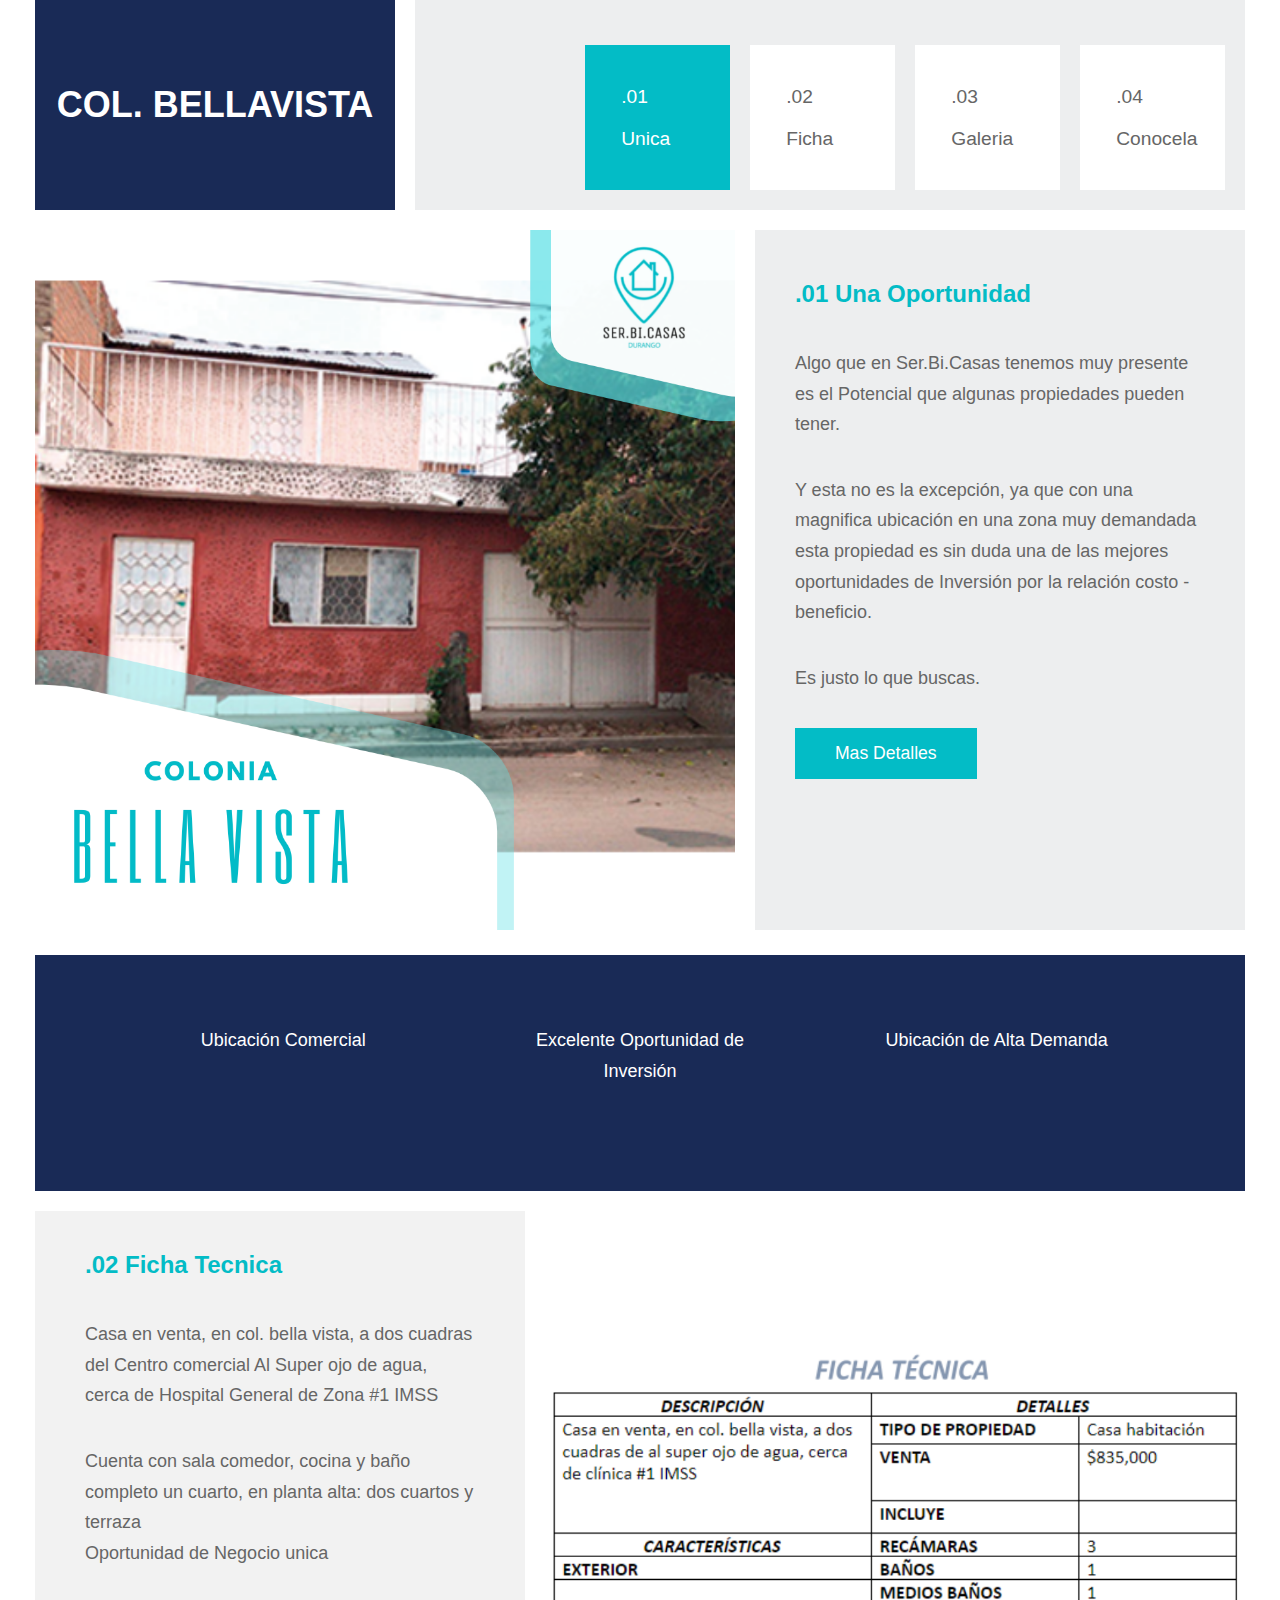
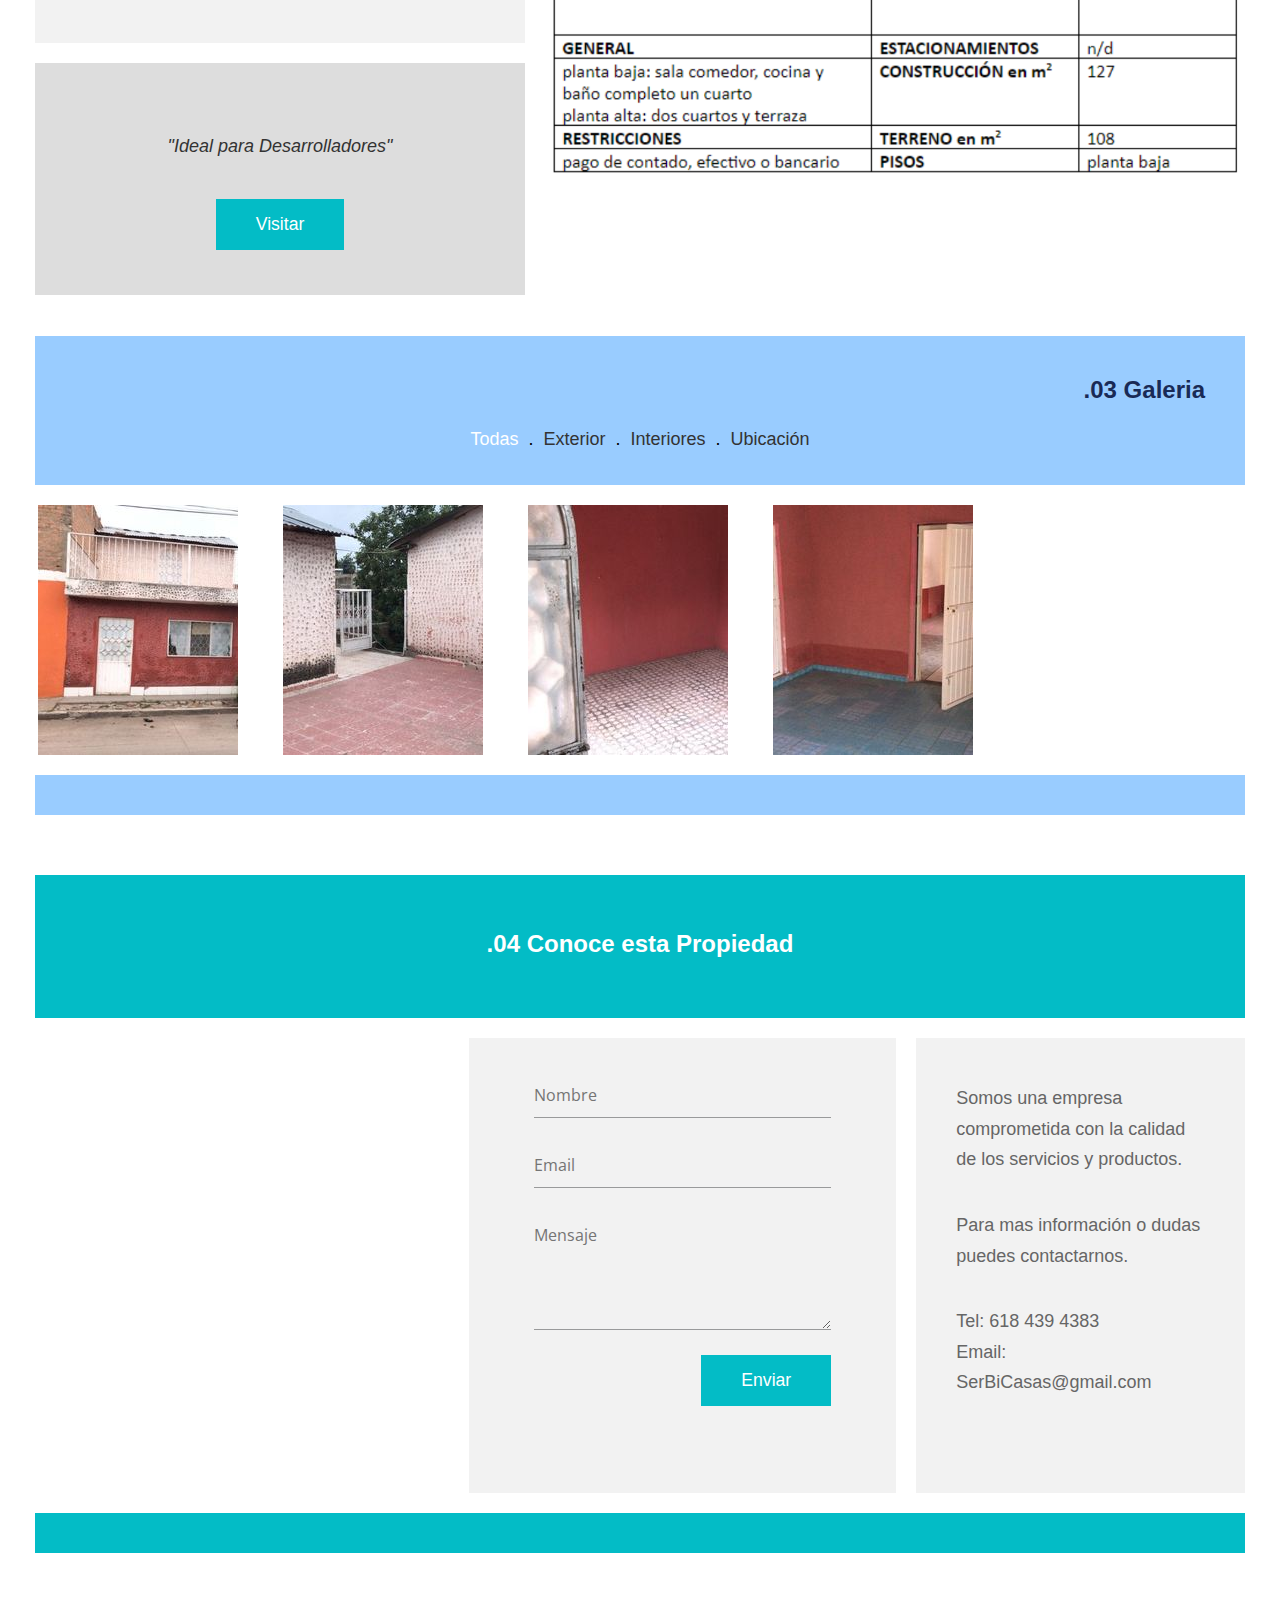
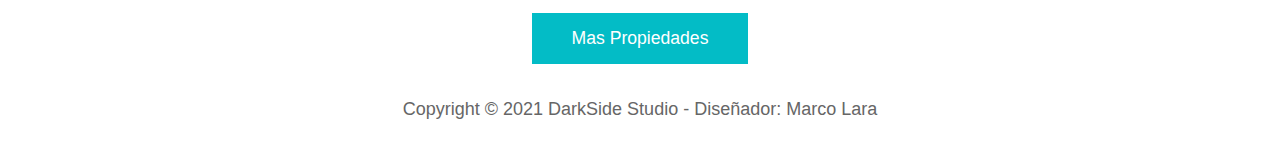
<file: Propiedades/BellaVista.html>
<!DOCTYPE html>
<html lang="es">

<head>
    <meta charset="UTF-8">
    <meta name="viewport" content="width=device-width, initial-scale=1.0">
    <meta http-equiv="X-UA-Compatible" content="ie=edge">
    <link href="https://fonts.googleapis.com/css?family=Open+Sans:400" rel="stylesheet" />
    <link href="fontawesome/css/all.min.css" rel="stylesheet" />
    <link href="css/templatemo-comparto.css" rel="stylesheet" />
    <title>Propiedades</title>
</head>

<body>
    <!-- Back to top button -->
    <a id="button"><i class="fas fa-angle-up fa-2x"></i></a>
<!--Titulo-->
    <div class="container-fluid">
        <div class="tm-site-header tm-mb-1">
            <div class="tm-site-name-container tm-bg-color-1">
                <h1 class="tm-text-white">Col. BellaVista</h1>
            </div>
            <div class="tm-nav-container tm-bg-color-8">
                <nav class="tm-nav" id="tm-nav">
                    <ul>
                        <li class="tm-nav-item current">
                            <a href="#about" class="tm-nav-link">
                                <span class="tm-mb-1">.01</span>
                                <span>Unica</span>
                            </a>
                        </li>
                        <li class="tm-nav-item">
                            <a href="#services" class="tm-nav-link">
                                <span class="tm-mb-1">.02</span>
                                <span>Ficha</span>
                            </a>
                        </li>
                        <li class="tm-nav-item">
                            <a href="#gallery" class="tm-nav-link">
                                <span class="tm-mb-1">.03</span>
                                <span>Galeria</span>
                            </a>
                        </li>
                        <li class="tm-nav-item">
                            <a href="#contact" class="tm-nav-link">
                                <span class="tm-nav-text tm-mb-1">.04</span>
                                <span class="tm-nav-text">Conocela</span>
                            </a>
                        </li>
                    </ul>
                </nav>
            </div>
        </div>
<!--Seccion 1-->
    <section class="tm-mb-1" id="about">
        <div class="tm-row tm-about-row">
            <div class="tm-section-1-l">
                    <img src="../images/Col_Bella_Vista (1).png" alt="About image" class="tm-img-responsive">
            </div>
                <article class="tm-section-1-r tm-bg-color-8">
                    <h2 class="tm-mb-2 tm-title-color">.01 Una Oportunidad</h2>
                    <p>Algo que en <a rel="nofollow" href="../index.html" target="_blank">Ser.Bi.Casas</a> tenemos muy presente es el Potencial
                    que algunas propiedades pueden tener.</p>
                    <p>Y esta no es la excepción, ya que con una magnifica ubicación en una zona muy demandada esta propiedad es sin duda una de las mejores oportunidades de Inversión por la relación costo - beneficio.</p>
                    <p>Es justo lo que buscas.</p>
                    
                    <a href="https://api.whatsapp.com/send?phone=+526181535433&text=Hola necesito más información de Col. Bella Vista" class="tm-btn tm-btn-1 tm-link-to-services">Mas Detalles</a>
                </article>
        </div>
    </section>
<!--Iconos-->
        <div class="tm-bg-color-1 tm-mb-1 tm-row tm-social-row">
            <div class="tm-icon">
                <div class="tm-icon-inner">
                    <a href="#contact">
                        <lord-icon
                            src="https://cdn.lordicon.com/qhviklyi.json"
                            trigger="loop"
                            colors="primary:#66d7ee,secondary:#66eece"
                            style="width:250px;height:250px">
                        </lord-icon>
                        <p>Ubicación Comercial</p>
                    </a>
                </div>
            </div>
            <div class="tm-icon">
                <div class="tm-icon-inner">
                    <a href="#gallery">
                        <lord-icon
                            src="https://cdn.lordicon.com/cjieiyzp.json"
                            trigger="loop"
                            colors="primary:#9ce5f4,secondary:#9ce5f4"
                            style="width:250px;height:250px">
                        </lord-icon>
                        <p>Excelente Oportunidad de Inversión</p>
                    </a>
                </div>
            </div>
            <div class="tm-icon">
                <div class="tm-icon-inner">
                    <a href="#contact">
                        <lord-icon
                            src="https://cdn.lordicon.com/iltqorsz.json"
                            trigger="loop"
                            colors="primary:#9ce5f4,secondary:#9cf4df"
                            style="width:250px;height:250px">
                        </lord-icon>
                        <p>Ubicación de Alta Demanda</p>
                    </a>
                </div>
            </div>
        </div>
<!--Seccion 2-->
    <section class="tm-mb-1 tm-row tm-services-row" id="services">
        <div class="tm-section-2-l">
            <article class="tm-bg-color-6 tm-box-pad tm-mb-1">
                <h2 class="tm-mb-2">.02 Ficha Tecnica</h2>
                    <p>Casa en venta, en col. bella vista, a dos cuadras del Centro comercial 
                        Al Super ojo de agua, cerca de Hospital General de Zona #1 IMSS</p>
                    <p class="tm-mb-0">Cuenta con sala comedor, cocina y baño completo un cuarto,
                        en planta alta: dos cuartos y terraza
                        </p>
                    <p>Oportunidad de Negocio unica</p>
            </article>
                <div class="tm-bg-color-7 tm-em-box">
                    <p class="tm-text-color-2">"Ideal para Desarrolladores"</p>
                    <a href="https://api.whatsapp.com/send?phone=+526181535433&text=Hola necesito más información de Col. Bella Vista" class="tm-btn tm-btn-2">Visitar</a>
                </div>
        </div>
        <div class="tm-section-2-r">
            <img src="img/BellaVista/Ficha_BellaVista.png" alt="Services image" class="tm-img-responsive">
        </div>
    </section>
<!--Galeria-->
    <section class="tm-bg-color-4 tm-mb-3 tm-gallery-section" id="gallery">
        <div class="tm-gallery-header">
            <h2 class="tm-mb-1 text-right">.03 Galeria</h2>
                <ul class="tm-gallery-filter tabs clearfix filters-button-group">
                    <li><a role="button" href="#" class="active" data-filter="*">Todas</a></li>
                    . <li><a role="button" href="#" data-filter=".exterior">Exterior</a></li>
                    . <li><a role="button" href="#" data-filter=".interior">Interiores</a></li>
                    . <li><a role="button" href="#" data-filter=".ubicacion">Ubicación</a></li>
                </ul>
        </div>
    <!--Fotos-->
        <div class="tm-gallery-outer">
            <div class="tm-gallery" id="tm-gallery">
                <div class="tm-gallery-item exterior">
                    <figure class="effect-bubba">
                        <img src="img/BellaVista/fachada_mini.jpg" alt="Gallery item" class="tm-img-responsive" />
                            <figcaption>
                                <h2><span>Espacio</span></h2>
                                <p>Un terreno amplio con afluencia vehicular</p>
                                <a href="img/BellaVista/bella vista fachada.jpg" width="80px" height="90px" target="_blank">Ver</a>
                            </figcaption>
                    </figure>
                </div>
                <div class="tm-gallery-item exterior">
                    <figure class="effect-bubba">
                        <img src="img/BellaVista/parte de arriba_mini.jpg" alt="Gallery item" class="tm-img-responsive" />
                            <figcaption>
                                <h2><span>Potencial</span></h2>
                                <p>Ideal para desarrollo comercial</p>
                                <a href="img/BellaVista/bella vista parte arriba.jpg" width="80px" height="90px" target="_blank">Ver</a>
                            </figcaption>
                    </figure>
                </div>
                <div class="tm-gallery-item interior">
                    <figure class="effect-bubba">
                        <img src="img/BellaVista/Cuarto_mini_1.jpg" alt="Gallery item" class="tm-img-responsive" />
                            <figcaption>
                                <h2><span>Oportunidad</span></h2>
                                <p>Comprar, remodelar y revender es una gran inversión</p>
                                <a href="img/BellaVista/bella vista cuarto 1.jpg" width="80px" height="90px" target="_blank">Ver</a>
                            </figcaption>
                    </figure>
                </div>
                <div class="tm-gallery-item interior">
                    <figure class="effect-bubba">
                        <img src="img/BellaVista/cuarto_2_mini.jpg" alt="Gallery item" class="tm-img-responsive" />
                            <figcaption>
                                <h2><span>Unico</span></h2>
                                <p>La ubicación permite oportunidad para renta</p>
                                <a href="img/BellaVista/bella vista cuarto 2.jpg" width="80px" height="90px" target="_blank">Ver</a>
                            </figcaption>
                    </figure>
                </div>
<!--
                <div class="tm-gallery-item interior">
                    <figure class="effect-bubba">
                        <img src="img/Ecuestre/Interior-2-mini.jpg" alt="Gallery item" class="tm-img-responsive" />
                            <figcaption>
                                <h2><span>Amplios</span></h2>
                                <p>Espacios ideales para expresar tus ideas</p>
                                <a href="img/Ecuestre/Interior-2.jpg" width="80px" height="90px" target="_blank">Ver</a>
                            </figcaption>
                    </figure>
                </div>
                <div class="tm-gallery-item interior">
                    <figure class="effect-bubba">
                        <img src="img/gallery/gallery-item-06.jpg" alt="Gallery item" class="tm-img-responsive" />
                            <figcaption>
                                <h2>Pro <span>Display</span></h2>
                                <p>You can make your artwork gallery.</p>
                                <a href="#">View more</a>
                            </figcaption>
                    </figure>
                </div>
                <div class="tm-gallery-item ubicacion">
                    <figure class="effect-bubba">
                        <img src="img/gallery/gallery-item-07.jpg" alt="Gallery item" class="tm-img-responsive" />
                            <figcaption>
                                <h2>The <span>Nature</span></h2>
                                <p>You can create your own HTML website.</p>
                                <a href="#">View more</a>
                            </figcaption>
                    </figure>
                </div>
                <div class="tm-gallery-item ubicacion">
                    <figure class="effect-bubba">
                        <img src="img/gallery/gallery-item-08.jpg" alt="Gallery item" class="tm-img-responsive" />
                            <figcaption>
                                <h2>Color <span>Art</span></h2>
                                <p>You can create your own CSS website.</p>
                                <a href="#">View more</a>
                            </figcaption>
                    </figure>
                </div>
                <div class="tm-gallery-item ubicacion">
                    <figure class="effect-bubba">
                        <img src="img/gallery/gallery-item-09.jpg" alt="Gallery item" class="tm-img-responsive" />
                            <figcaption>
                                <h2>Take it <span>easy</span></h2>
                                <p>You can create your own art gallery.</p>
                                <a href="#">View more</a>
                            </figcaption>
                    </figure>
                </div>
                <div class="tm-gallery-item ubicacion">
                    <figure class="effect-bubba">
                        <img src="img/gallery/gallery-item-10.jpg" alt="Gallery item" class="tm-img-responsive" />
                            <figcaption>
                                <h2>Share <span>This</span></h2>
                                <p>You can make your own image gallery.</p>
                                <a href="#">View more</a>
                            </figcaption>
                    </figure>
                </div>
            </div>
            -->
        </div>
        <!--Fotos-->
    </section> 
<!-- Sección 4 -->
    <section id="contact" class="tm-bg-color-5 tm-mb-3">
            <h2 class="tm-text-white tm-contact-title">.04 Conoce esta Propiedad</h2>
        <div class="tm-bg-color-white tm-contact-main">
            <div class="map-outer">
                <div class="gmap-canvas">
                        <!-- How to change your own map point
                            1. Go to Google Maps
                            2. Click on your location point
                            3. Click "Share" and choose "Embed map" tab
                            4. Copy only URL and paste it within the src="" field below
                        -->
                        <iframe src="https://www.google.com/maps/embed?pb=!1m18!1m12!1m3!1d910.9936276385826!2d-104.6552552335975!3d24.03196399445759!2m3!1f0!2f0!3f0!3m2!1i1024!2i768!4f13.1!3m3!1m2!1s0x869bb74563fee84d%3A0x131a4cd1e7142ebf!2sSpa%20Theo%20Vital%20Cosm%C3%A9tica!5e0!3m2!1ses-419!2smx!4v1636488934881!5m2!1ses-419!2smx" 
                        width="600" height="450" style="border:0;" allowfullscreen="" loading="lazy">
                        </iframe>
                </div>
            </div>
        <div class="contact-form-outer">
            <form id="contact-form" action="" method="POST" class="tm-bg-color-6 tm-contact-form">
                <div class="form-group">
                    <input type="text" name="name" class="form-control" placeholder="Nombre" required="" />
                </div>
                <div class="form-group">
                    <input type="email" name="email" class="form-control" placeholder="Email" required="" />
                </div>
                <div class="form-group">
                    <textarea rows="4" name="message" class="form-control" placeholder="Mensaje"
                                required=""></textarea>
                </div>
                <div>
                    <button type="submit" class="ml-auto tm-btn tm-btn-3">
                                Enviar
                    </button>
                </div>
            </form>
                </div>
                <div class="contact-info-outer">
                    <div class="tm-bg-color-6 contact-info">
                        <p>Somos una empresa comprometida con la calidad de los servicios y productos.</p>
                        <p>Para mas información o dudas puedes contactarnos.</p>
                        <p class="tm-mb-0">Tel: <a href="tel:+526184394383">618 439 4383</a></p>
                        <p>Email: <a href="mailto:serbicasas@gmail.com">SerBiCasas@gmail.com</a></p>
                    </div>
                </div>
            </div>
        </section>
<!--Redes Sociales (Inabilitadas)-->
        <div class="tm-mb-4 text-center tm-social-s">
            <!--<a href="https://www.facebook.com/SerBiCasas-Durango-100921531621841" class="tm-social-link"><i class="fab fa-facebook tm-social-icon"></i></a>
            <a href="https://www.instagram.com/serbi_casas?r=nametag" class="tm-social-link"><i class="fab fa-instagram tm-social-icon"></i></a>
            <a href="https://vm.tiktok.com/ZM8yJV3AL/" class="tm-social-link"><i class="fab fa-twitter tm-social-icon"></i></a>
            <a href="https://youtube.com" class="tm-social-link"><i class="fab fa-youtube tm-social-icon"></i></a>-->
            <a href="../index.html" class="tm-btn tm-btn-1 tm-link-to-services">Mas Propiedades</a>
        </div>
<!--Footer (poner links)-->
        <footer class="text-center tm-mb-1">
            <p>Copyright &copy; 2021 DarkSide Studio 
            
            - Diseñador: <a rel="nofollow noopener" href="https://templatemo.com" target="_blank">Marco Lara</a></p>
        </footer>
    </div> 
<!-- .container -->
    <script src="js/jquery.min.js"></script> <!-- https://jquery.com/download/ -->
    <script src="js/imagesloaded.pkgd.min.js"></script> <!-- https://imagesloaded.desandro.com/ -->
    <script src="js/isotope.pkgd.min.js"></script> <!-- https://isotope.metafizzy.co/ -->
    <script src="js/jquery.singlePageNav.min.js"></script> <!-- https://github.com/ChrisWojcik/single-page-nav -->
    <script>

        // Scroll to Top button
        var btn = $('#button');

        $(window).scroll(function () {
            if ($(window).scrollTop() > 300) {
                btn.addClass('show');
            } else {
                btn.removeClass('show');
            }
        });

        btn.on('click', function (e) {
            e.preventDefault();
            $('html, body').animate({ scrollTop: 0 }, '300');
        });

        // DOM is ready
        $(function () {
            // Single Page Nav
            $('#tm-nav').singlePageNav({ speed: 600 });

            // Smooth Scroll (https://css-tricks.com/snippets/jquery/smooth-scrolling/)
            $('a[href*="#"]')
                // Remove links that don't actually link to anything
                .not('[href="#"]')
                .not('[href="#0"]')
                .click(function (event) {
                    // On-page links
                    if (
                        location.pathname.replace(/^\//, '') == this.pathname.replace(/^\//, '')
                        &&
                        location.hostname == this.hostname
                    ) {
                        // Figure out element to scroll to
                        var target = $(this.hash);
                        target = target.length ? target : $('[name=' + this.hash.slice(1) + ']');
                        // Does a scroll target exist?
                        if (target.length) {
                            // Only prevent default if animation is actually gonna happen
                            event.preventDefault();
                            $('html, body').animate({
                                scrollTop: target.offset().top
                            }, 600, function () {
                                // Callback after animation
                                // Must change focus!
                                var $target = $(target);
                                $target.focus();
                                if ($target.is(":focus")) { // Checking if the target was focused
                                    return false;
                                } else {
                                    $target.attr('tabindex', '-1'); // Adding tabindex for elements not focusable
                                    $target.focus(); // Set focus again
                                };
                            });
                        }
                    }
                });

            /* Isotope Gallery */

            // init isotope
            var $gallery = $(".tm-gallery").isotope({
                itemSelector: ".tm-gallery-item",
                layoutMode: "fitRows"
            });
            // layout Isotope after each image loads
            $gallery.imagesLoaded().progress(function () {
                $gallery.isotope("layout");
            });

            $(".filters-button-group").on("click", "a", function () {
                var filterValue = $(this).attr("data-filter");
                $gallery.isotope({ filter: filterValue });
            });

            $(".tabgroup > div").hide();
            $(".tabgroup > div:first-of-type").show();
            $(".tabs a").click(function (e) {
                e.preventDefault();
                var $this = $(this),
                    tabgroup = "#" + $this.parents(".tabs").data("tabgroup"),
                    others = $this
                        .closest("li")
                        .siblings()
                        .children("a"),
                    target = $this.attr("href");
                others.removeClass("active");
                $this.addClass("active");
            });
        });
    </script>
    <script src="https://cdn.lordicon.com/libs/mssddfmo/lord-icon-2.1.0.js"></script>

</body>
</html>
</file>
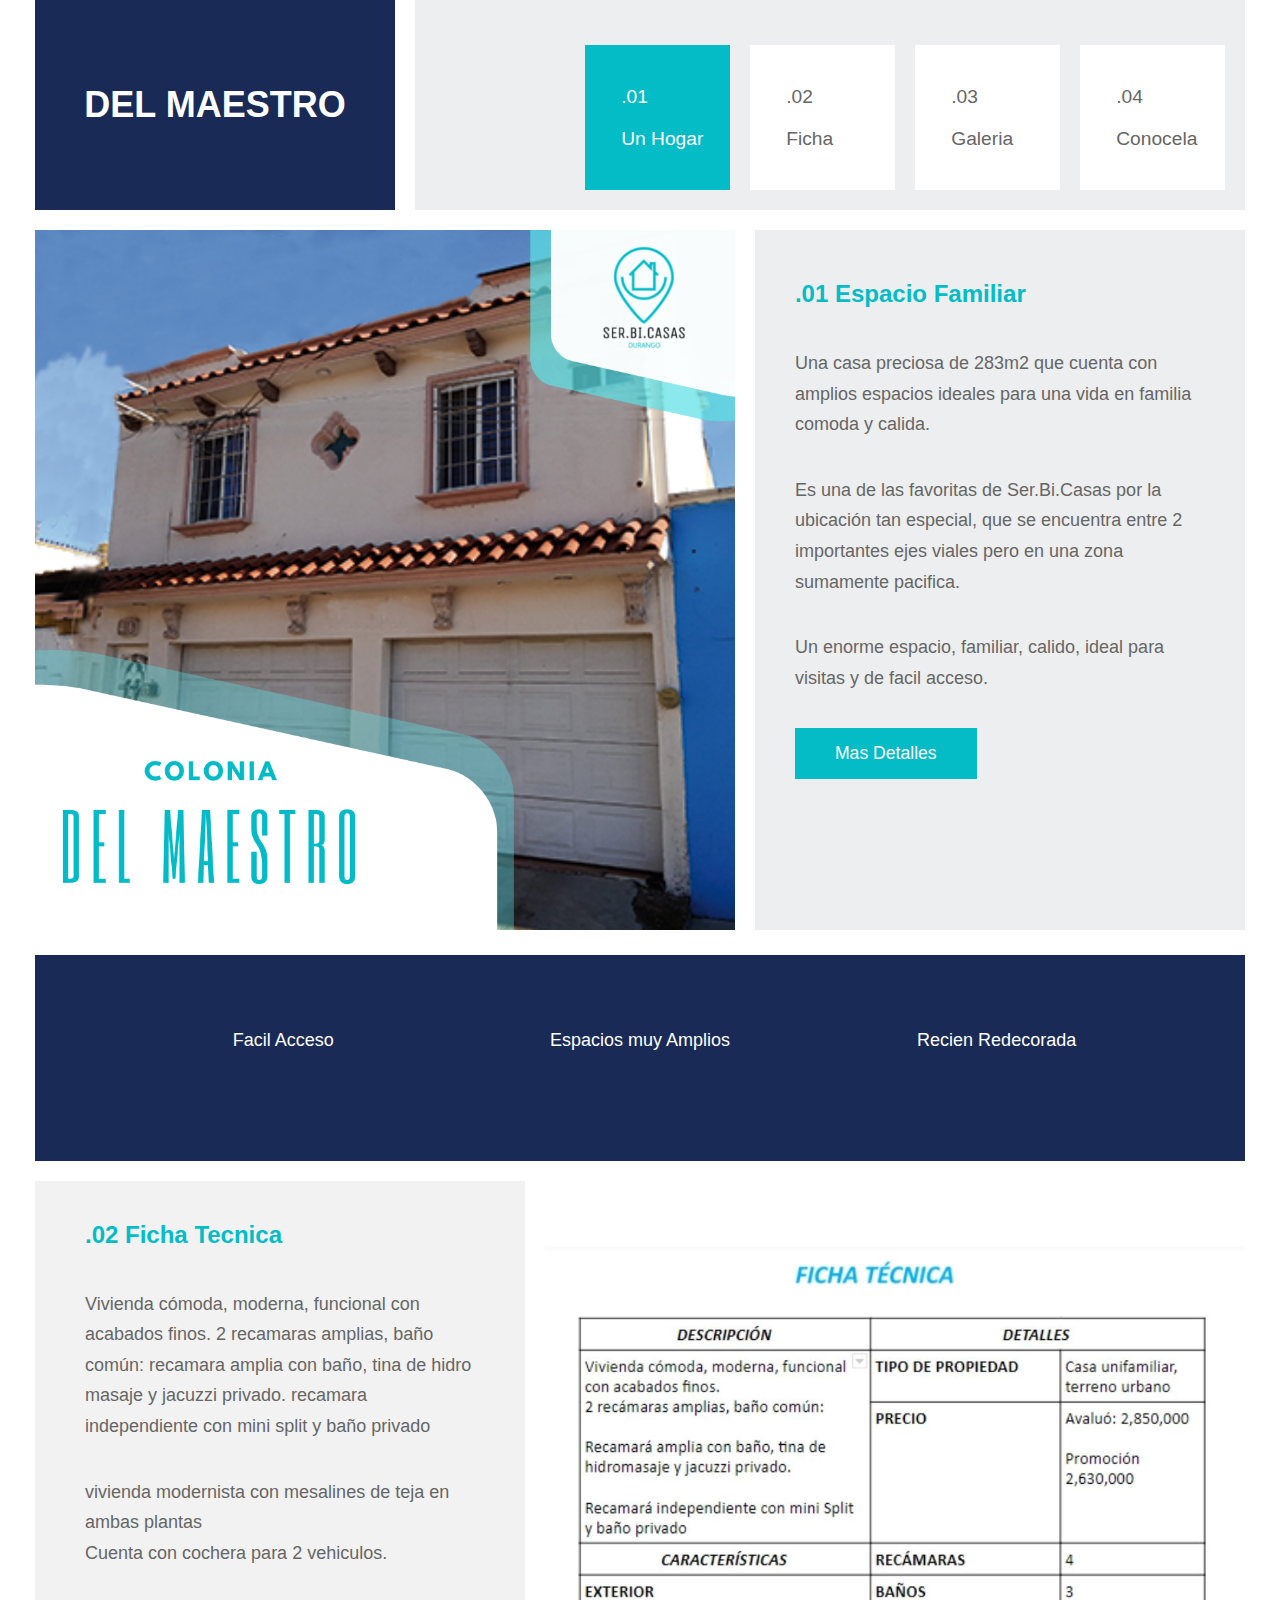
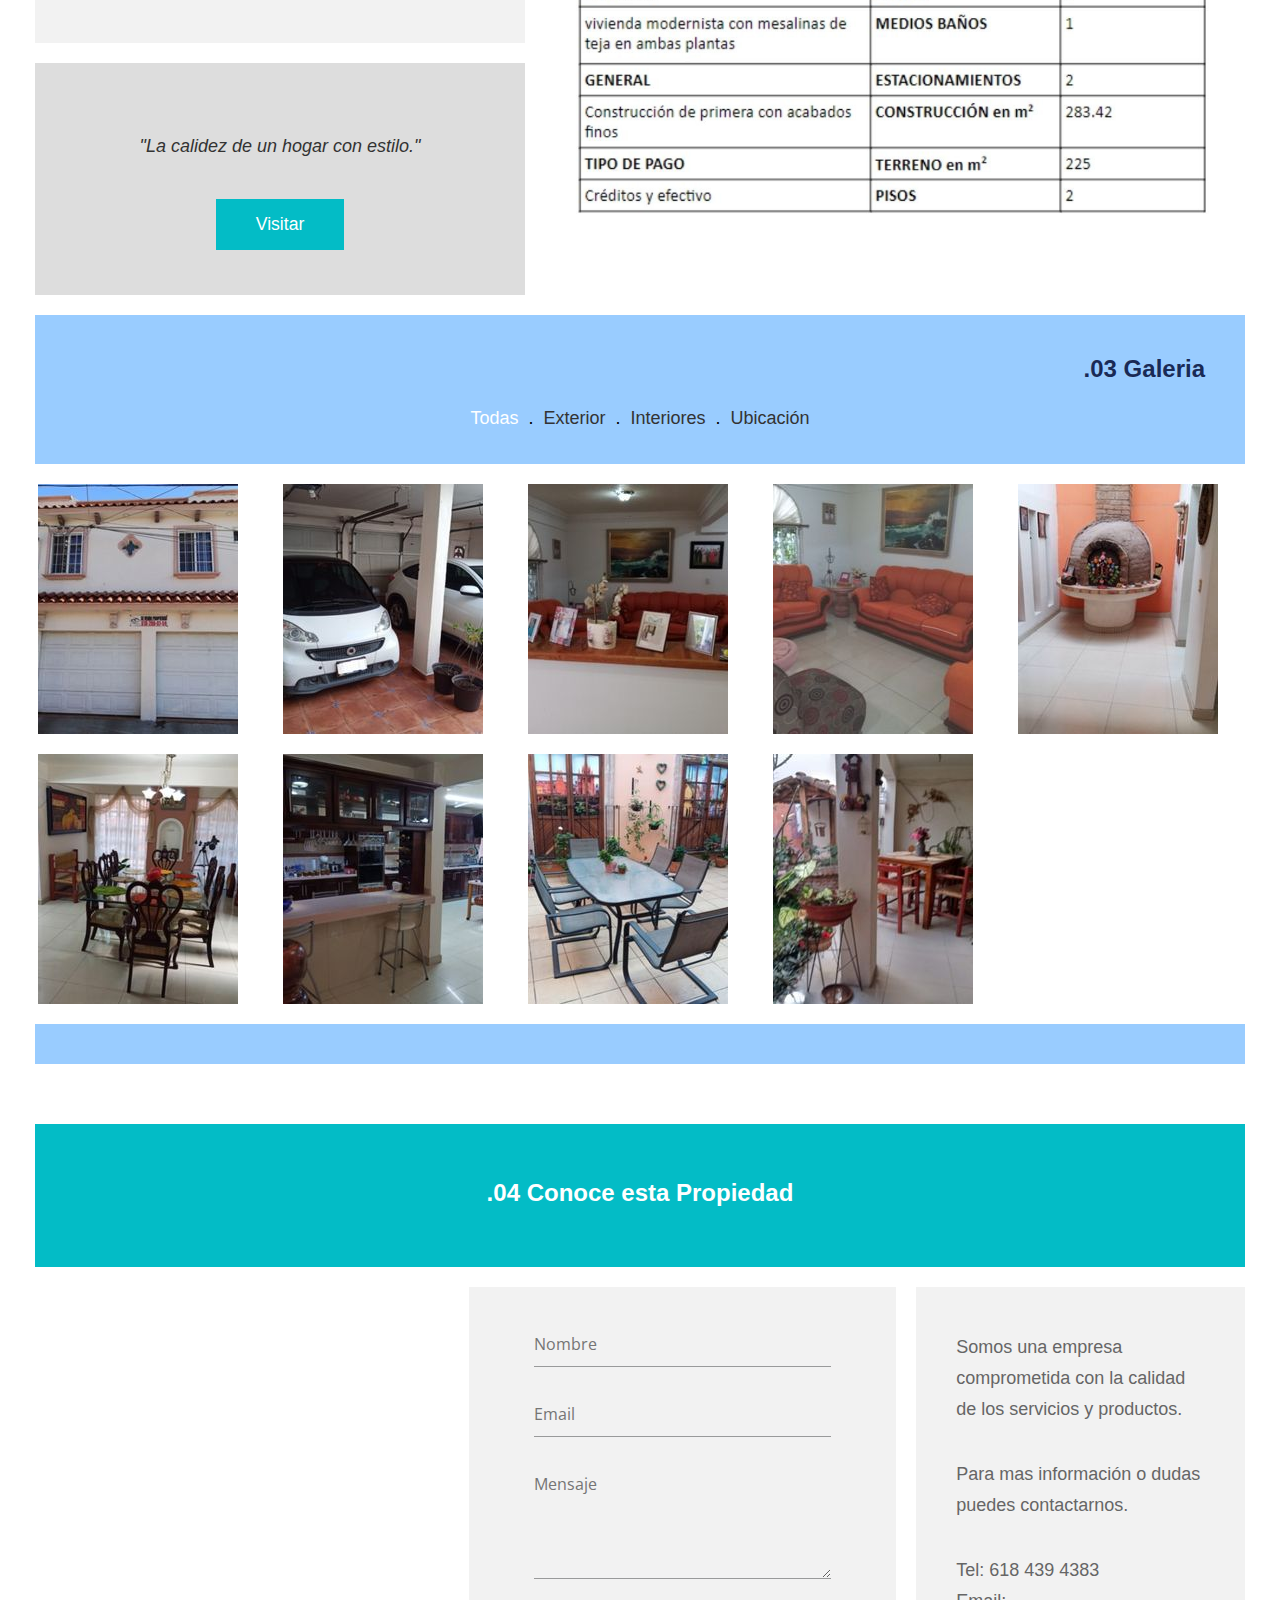
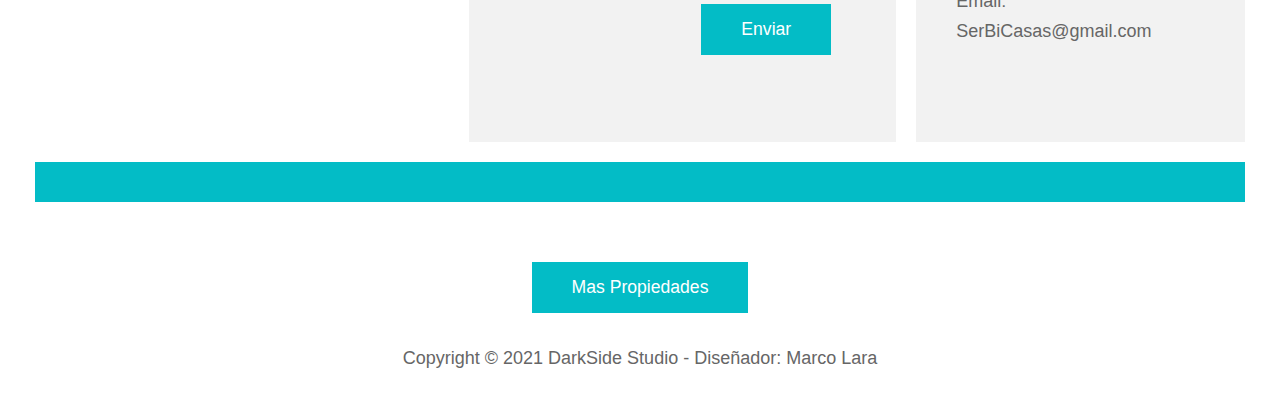
<file: Propiedades/col-maestro.html>
<!DOCTYPE html>
<html lang="es">

<head>
    <meta charset="UTF-8">
    <meta name="viewport" content="width=device-width, initial-scale=1.0">
    <meta http-equiv="X-UA-Compatible" content="ie=edge">
    <link href="https://fonts.googleapis.com/css?family=Open+Sans:400" rel="stylesheet" />
    <link href="fontawesome/css/all.min.css" rel="stylesheet" />
    <link href="css/templatemo-comparto.css" rel="stylesheet" />
    <title>Propiedades</title>
</head>

<body>
    <!-- Back to top button -->
    <a id="button"><i class="fas fa-angle-up fa-2x"></i></a>
<!--Titulo-->
    <div class="container-fluid">
        <div class="tm-site-header tm-mb-1">
            <div class="tm-site-name-container tm-bg-color-1">
                <h1 class="tm-text-white">Del Maestro</h1>
            </div>
            <div class="tm-nav-container tm-bg-color-8">
                <nav class="tm-nav" id="tm-nav">
                    <ul>
                        <li class="tm-nav-item current">
                            <a href="#about" class="tm-nav-link">
                                <span class="tm-mb-1">.01</span>
                                <span>Un Hogar</span>
                            </a>
                        </li>
                        <li class="tm-nav-item">
                            <a href="#services" class="tm-nav-link">
                                <span class="tm-mb-1">.02</span>
                                <span>Ficha</span>
                            </a>
                        </li>
                        <li class="tm-nav-item">
                            <a href="#gallery" class="tm-nav-link">
                                <span class="tm-mb-1">.03</span>
                                <span>Galeria</span>
                            </a>
                        </li>
                        <li class="tm-nav-item">
                            <a href="#contact" class="tm-nav-link">
                                <span class="tm-nav-text tm-mb-1">.04</span>
                                <span class="tm-nav-text">Conocela</span>
                            </a>
                        </li>
                    </ul>
                </nav>
            </div>
        </div>
<!--Seccion 1-->
    <section class="tm-mb-1" id="about">
        <div class="tm-row tm-about-row">
            <div class="tm-section-1-l">
                    <img src="img/Col. del Mestro/del_maestro.png" alt="About image" class="tm-img-responsive">
            </div>
                <article class="tm-section-1-r tm-bg-color-8">
                    <h2 class="tm-mb-2 tm-title-color">.01 Espacio Familiar</h2>
                    <p> Una casa preciosa de 283m2 que cuenta con amplios espacios ideales para una vida en familia comoda y calida.</p>
                    <p>Es una de las favoritas de  <a rel="nofollow" href="../index.html" target="_blank">Ser.Bi.Casas</a> por la ubicación tan especial,
                    que se encuentra entre 2 importantes ejes viales pero en una zona sumamente pacifica.</p>
                    <p>Un enorme espacio, familiar, calido, ideal para visitas y de facil acceso.</p>
                    
                    <a href="https://api.whatsapp.com/send?phone=+526181836726&text=Hola necesito más información de Col del Maestro" class="tm-btn tm-btn-1 tm-link-to-services">Mas Detalles</a>
                </article>
        </div>
    </section>
<!--Iconos-->
        <div class="tm-bg-color-1 tm-mb-1 tm-row tm-social-row">
            <div class="tm-icon">
                <div class="tm-icon-inner">
                    <a href="#contact">
                        <lord-icon
                            src="https://cdn.lordicon.com/zzcjjxew.json"
                            trigger="loop"
                            colors="primary:#9ce5f4,secondary:#9ce5f4"
                            style="width:250px;height:250px">
                        </lord-icon>
                        <p>Facil Acceso</p>
                    </a>
                </div>
            </div>
            <div class="tm-icon">
                <div class="tm-icon-inner">
                    <a href="#gallery">
                        <lord-icon
                            src="https://cdn.lordicon.com/gmzxduhd.json"
                            trigger="loop"
                            colors="primary:#9ce5f4,secondary:#9ce5f4"
                            style="width:250px;height:250px">
                        </lord-icon>
                        <p>Espacios muy Amplios</p>
                    </a>
                </div>
            </div>
            <div class="tm-icon">
                <div class="tm-icon-inner">
                    <a href="#contact">
                        <lord-icon
                            src="https://cdn.lordicon.com/nxaaasqe.json"
                            trigger="loop"
                            colors="primary:#9ce5f4,secondary:#9ce5f4"
                            style="width:250px;height:250px">
                        </lord-icon>
                        <p>Recien Redecorada</p>
                    </a>
                </div>
            </div>
        </div>
<!--Seccion 2-->
    <section class="tm-mb-1 tm-row tm-services-row" id="services">
        <div class="tm-section-2-l">
            <article class="tm-bg-color-6 tm-box-pad tm-mb-1">
                <h2 class="tm-mb-2">.02 Ficha Tecnica</h2>
                    <p>Vivienda cómoda, moderna, funcional con acabados finos.
                        2 recamaras amplias, baño común: 
                        recamara amplia con baño, tina de hidro masaje y jacuzzi privado.
                        recamara independiente con mini split y baño privado
                        </p>
                    <p class="tm-mb-0">vivienda modernista con mesalines 
                        de teja en ambas plantas</p>
                    <p>Cuenta con cochera para 2 vehiculos.</p>
            </article>
                <div class="tm-bg-color-7 tm-em-box">
                    <p class="tm-text-color-2">"La calidez de un hogar con estilo."</p>
                    <a href="https://api.whatsapp.com/send?phone=+526181836726&text=Hola necesito más información de Col. del Maestro." class="tm-btn tm-btn-2">Visitar</a>
                </div>
        </div>
        <div class="tm-section-2-r">
            <img src="img/Col. del Mestro/Ficha_Tecnica.jpg" alt="Services image" class="tm-img-responsive">
        </div>
    </section>
<!--Galeria-->
    <section class="tm-bg-color-4 tm-mb-3 tm-gallery-section" id="gallery">
        <div class="tm-gallery-header">
            <h2 class="tm-mb-1 text-right">.03 Galeria</h2>
                <ul class="tm-gallery-filter tabs clearfix filters-button-group">
                    <li><a role="button" href="#" class="active" data-filter="*">Todas</a></li>
                    . <li><a role="button" href="#" data-filter=".exterior">Exterior</a></li>
                    . <li><a role="button" href="#" data-filter=".interior">Interiores</a></li>
                    . <li><a role="button" href="#" data-filter=".ubicacion">Ubicación</a></li>
                </ul>
        </div>
    <!--Fotos-->
        <div class="tm-gallery-outer">
            <div class="tm-gallery" id="tm-gallery">
                <div class="tm-gallery-item exterior">
                    <figure class="effect-bubba">
                        <img src="img/Col. del Mestro/Fachada_mini.jpg" alt="Gallery item" class="tm-img-responsive" />
                            <figcaption>
                                <h2><span>diseño</span></h2>
                                <p>un diseño interiorista precioso y moderno</p>
                                <a href="img/Col. del Mestro/fachada.jpg" width="80px" height="90px" target="_blank">Ver</a>
                            </figcaption>
                    </figure>
                </div>
                <div class="tm-gallery-item interior">
                    <figure class="effect-bubba">
                        <img src="img/Col. del Mestro/cochera_mini.jpg" alt="Gallery item" class="tm-img-responsive" />
                            <figcaption>
                                <h2><span>cochera</span></h2>
                                <p>Amplia cochera para dos autos</p>
                                <a href="img/Col. del Mestro/cochera.jpg" width="80px" height="90px" target="_blank">Ver</a>
                            </figcaption>
                    </figure>
                </div>
                <div class="tm-gallery-item interior">
                    <figure class="effect-bubba">
                        <img src="img/Col. del Mestro/recepcion_mini.jpg" alt="Gallery item" class="tm-img-responsive" />
                            <figcaption>
                                <h2><span>Diferentes</span></h2>
                                <p>diseños diferentes y unicos que dan calor</p>
                                <a href="img/Col. del Mestro/Estancia.jpg" width="80px" height="90px" target="_blank">Ver</a>
                            </figcaption>
                    </figure>
                </div>
                <div class="tm-gallery-item interior">
                    <figure class="effect-bubba">
                        <img src="img/Col. del Mestro/sala_mini.jpg" alt="Gallery item" class="tm-img-responsive" />
                            <figcaption>
                                <h2><span>Familiar</span></h2>
                                <p>Espacios amplios para toda la familia</p>
                                <a href="img/Col. del Mestro/Sala.jpg" width="80px" height="90px" target="_blank">Ver</a>
                            </figcaption>
                    </figure>
                </div>
                <div class="tm-gallery-item interior">
                    <figure class="effect-bubba">
                        <img src="img/Col. del Mestro/chimenea_mini.jpg" alt="Gallery item" class="tm-img-responsive" />
                            <figcaption>
                                <h2><span>Chimenea</span></h2>
                                <p>Un toque que da sabor de hogar</p>
                                <a href="img/Col. del Mestro/Chimenea.jpg" width="80px" height="90px" target="_blank">Ver</a>
                            </figcaption>
                    </figure>
                </div>
                <div class="tm-gallery-item interior">
                    <figure class="effect-bubba">
                        <img src="img/Col. del Mestro/comedor_mini.jpg" alt="Gallery item" class="tm-img-responsive" />
                            <figcaption>
                                <h2><span>Comedor</span></h2>
                                <p>Un lugar para reunirnos</p>
                                <a href="img/Col. del Mestro/Comedor.jpg">Ver</a>
                            </figcaption>
                    </figure>
                </div>
                <div class="tm-gallery-item interior">
                    <figure class="effect-bubba">
                        <img src="img/Col. del Mestro/Barra_mini.jpg" alt="Gallery item" class="tm-img-responsive" />
                            <figcaption>
                                <h2><span>Conivivir</span></h2>
                                <p>espacios hechos para crear recuerdos</p>
                                <a href="img/Col. del Mestro/Barra.jpg">Ver</a>
                            </figcaption>
                    </figure>
                </div>
                <div class="tm-gallery-item interior">
                    <figure class="effect-bubba">
                        <img src="img/Col. del Mestro/patio_mini.jpg" alt="Gallery item" class="tm-img-responsive" />
                            <figcaption>
                                <h2><span>Divertido</span></h2>
                                <p>Cuenta con un patio trasero equipado para organizar fiestas y eventos</p>
                                <a href="img/Col. del Mestro/Patio_trasero.jpg">Ver</a>
                            </figcaption>
                    </figure>
                </div>
                <div class="tm-gallery-item ext4">
                    <figure class="effect-bubba">
                        <img src="img/Col. del Mestro/desayunador_mini.jpg" alt="Gallery item" class="tm-img-responsive" />
                            <figcaption>
                                <h2><span>Magnifico</span></h2>
                                <p>Desayunador que se integra al diseño de la casa y el espacio</p>
                                <a href="img/Col. del Mestro/desayunador.jpg">Ver</a>
                            </figcaption>
                    </figure>
                </div>
<!--
                <div class="tm-gallery-item ubicacion">
                    <figure class="effect-bubba">
                        <img src="img/gallery/gallery-item-10.jpg" alt="Gallery item" class="tm-img-responsive" />
                            <figcaption>
                                <h2>Share <span>This</span></h2>
                                <p>You can make your own image gallery.</p>
                                <a href="#">View more</a>
                            </figcaption>
                    </figure>
                </div>
            </div>
            -->
        </div>
        <!--Fotos-->
    </section> 
<!-- Sección 4 -->
    <section id="contact" class="tm-bg-color-5 tm-mb-3">
            <h2 class="tm-text-white tm-contact-title">.04 Conoce esta Propiedad</h2>
        <div class="tm-bg-color-white tm-contact-main">
            <div class="map-outer">
                <div class="gmap-canvas">
                        <!-- How to change your own map point
                            1. Go to Google Maps
                            2. Click on your location point
                            3. Click "Share" and choose "Embed map" tab
                            4. Copy only URL and paste it within the src="" field below
                        -->
                        <iframe src="https://www.google.com/maps/embed?pb=!1m18!1m12!1m3!1d910.9936276385826!2d-104.6552552335975!3d24.03196399445759!2m3!1f0!2f0!3f0!3m2!1i1024!2i768!4f13.1!3m3!1m2!1s0x869bb74563fee84d%3A0x131a4cd1e7142ebf!2sSpa%20Theo%20Vital%20Cosm%C3%A9tica!5e0!3m2!1ses-419!2smx!4v1636488934881!5m2!1ses-419!2smx" 
                        width="600" height="450" style="border:0;" allowfullscreen="" loading="lazy">
                        </iframe>
                </div>
            </div>
        <div class="contact-form-outer">
            <form id="contact-form" action="" method="POST" class="tm-bg-color-6 tm-contact-form">
                <div class="form-group">
                    <input type="text" name="name" class="form-control" placeholder="Nombre" required="" />
                </div>
                <div class="form-group">
                    <input type="email" name="email" class="form-control" placeholder="Email" required="" />
                </div>
                <div class="form-group">
                    <textarea rows="4" name="message" class="form-control" placeholder="Mensaje"
                                required=""></textarea>
                </div>
                <div>
                    <button type="submit" class="ml-auto tm-btn tm-btn-3">
                                Enviar
                    </button>
                </div>
            </form>
                </div>
                <div class="contact-info-outer">
                    <div class="tm-bg-color-6 contact-info">
                        <p>Somos una empresa comprometida con la calidad de los servicios y productos.</p>
                        <p>Para mas información o dudas puedes contactarnos.</p>
                        <p class="tm-mb-0">Tel: <a href="tel:+526184394383">618 439 4383</a></p>
                        <p>Email: <a href="mailto:serbicasas@gmail.com">SerBiCasas@gmail.com</a></p>
                    </div>
                </div>
            </div>
        </section>
<!--Redes Sociales (Inabilitadas)-->
        <div class="tm-mb-4 text-center tm-social-s">
            <!--<a href="https://www.facebook.com/SerBiCasas-Durango-100921531621841" class="tm-social-link"><i class="fab fa-facebook tm-social-icon"></i></a>
            <a href="https://www.instagram.com/serbi_casas?r=nametag" class="tm-social-link"><i class="fab fa-instagram tm-social-icon"></i></a>
            <a href="https://vm.tiktok.com/ZM8yJV3AL/" class="tm-social-link"><i class="fab fa-twitter tm-social-icon"></i></a>
            <a href="https://youtube.com" class="tm-social-link"><i class="fab fa-youtube tm-social-icon"></i></a>-->
            <a href="../index.html" class="tm-btn tm-btn-1 tm-link-to-services">Mas Propiedades</a>
        </div>
        <footer class="text-center tm-mb-1">
            <p>Copyright &copy; 2021 DarkSide Studio 
            
            - Diseñador: <a rel="nofollow noopener" href="https://templatemo.com" target="_blank">Marco Lara</a></p>
        </footer>
    </div> 
<!-- .container -->
    <script src="js/jquery.min.js"></script> <!-- https://jquery.com/download/ -->
    <script src="js/imagesloaded.pkgd.min.js"></script> <!-- https://imagesloaded.desandro.com/ -->
    <script src="js/isotope.pkgd.min.js"></script> <!-- https://isotope.metafizzy.co/ -->
    <script src="js/jquery.singlePageNav.min.js"></script> <!-- https://github.com/ChrisWojcik/single-page-nav -->
    <script>

        // Scroll to Top button
        var btn = $('#button');

        $(window).scroll(function () {
            if ($(window).scrollTop() > 300) {
                btn.addClass('show');
            } else {
                btn.removeClass('show');
            }
        });

        btn.on('click', function (e) {
            e.preventDefault();
            $('html, body').animate({ scrollTop: 0 }, '300');
        });

        // DOM is ready
        $(function () {
            // Single Page Nav
            $('#tm-nav').singlePageNav({ speed: 600 });

            // Smooth Scroll (https://css-tricks.com/snippets/jquery/smooth-scrolling/)
            $('a[href*="#"]')
                // Remove links that don't actually link to anything
                .not('[href="#"]')
                .not('[href="#0"]')
                .click(function (event) {
                    // On-page links
                    if (
                        location.pathname.replace(/^\//, '') == this.pathname.replace(/^\//, '')
                        &&
                        location.hostname == this.hostname
                    ) {
                        // Figure out element to scroll to
                        var target = $(this.hash);
                        target = target.length ? target : $('[name=' + this.hash.slice(1) + ']');
                        // Does a scroll target exist?
                        if (target.length) {
                            // Only prevent default if animation is actually gonna happen
                            event.preventDefault();
                            $('html, body').animate({
                                scrollTop: target.offset().top
                            }, 600, function () {
                                // Callback after animation
                                // Must change focus!
                                var $target = $(target);
                                $target.focus();
                                if ($target.is(":focus")) { // Checking if the target was focused
                                    return false;
                                } else {
                                    $target.attr('tabindex', '-1'); // Adding tabindex for elements not focusable
                                    $target.focus(); // Set focus again
                                };
                            });
                        }
                    }
                });

            /* Isotope Gallery */

            // init isotope
            var $gallery = $(".tm-gallery").isotope({
                itemSelector: ".tm-gallery-item",
                layoutMode: "fitRows"
            });
            // layout Isotope after each image loads
            $gallery.imagesLoaded().progress(function () {
                $gallery.isotope("layout");
            });

            $(".filters-button-group").on("click", "a", function () {
                var filterValue = $(this).attr("data-filter");
                $gallery.isotope({ filter: filterValue });
            });

            $(".tabgroup > div").hide();
            $(".tabgroup > div:first-of-type").show();
            $(".tabs a").click(function (e) {
                e.preventDefault();
                var $this = $(this),
                    tabgroup = "#" + $this.parents(".tabs").data("tabgroup"),
                    others = $this
                        .closest("li")
                        .siblings()
                        .children("a"),
                    target = $this.attr("href");
                others.removeClass("active");
                $this.addClass("active");
            });
        });
    </script>
    <script src="https://cdn.lordicon.com/libs/mssddfmo/lord-icon-2.1.0.js"></script>

</body>
</html>
</file>
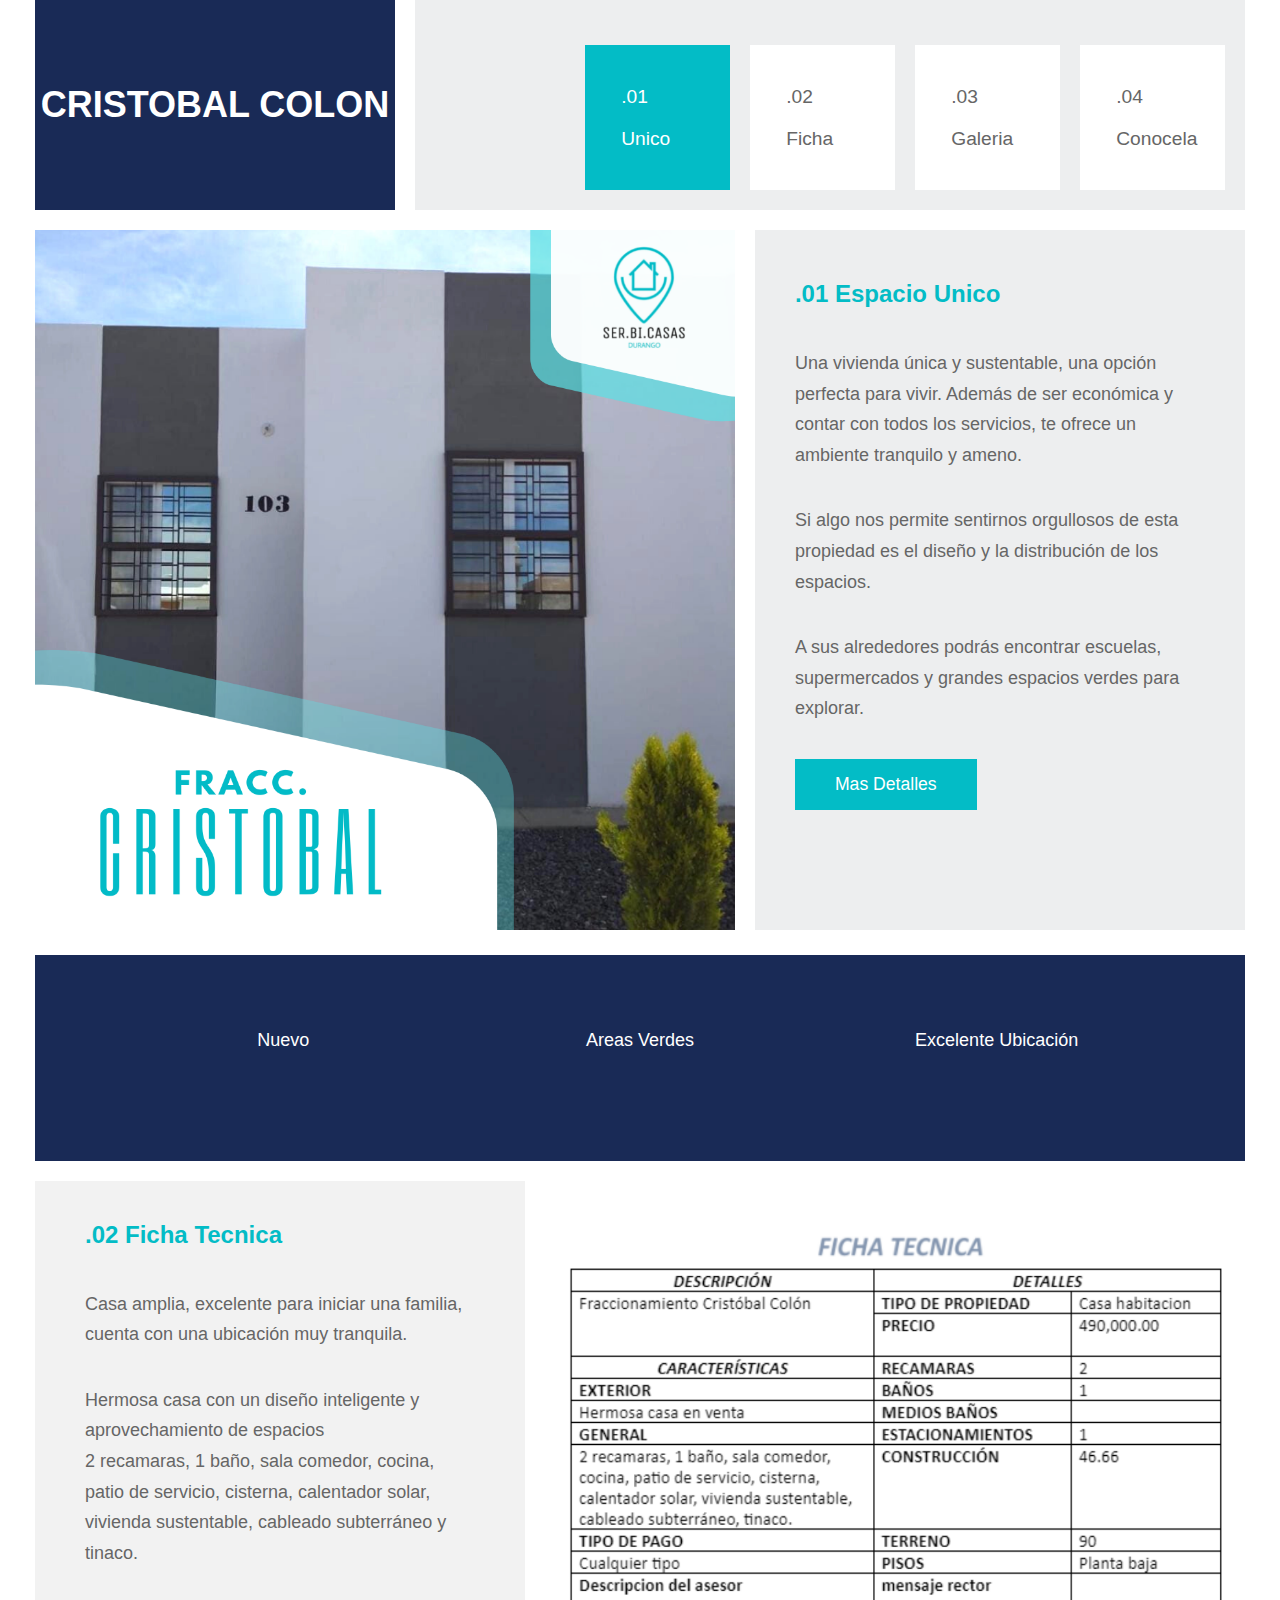
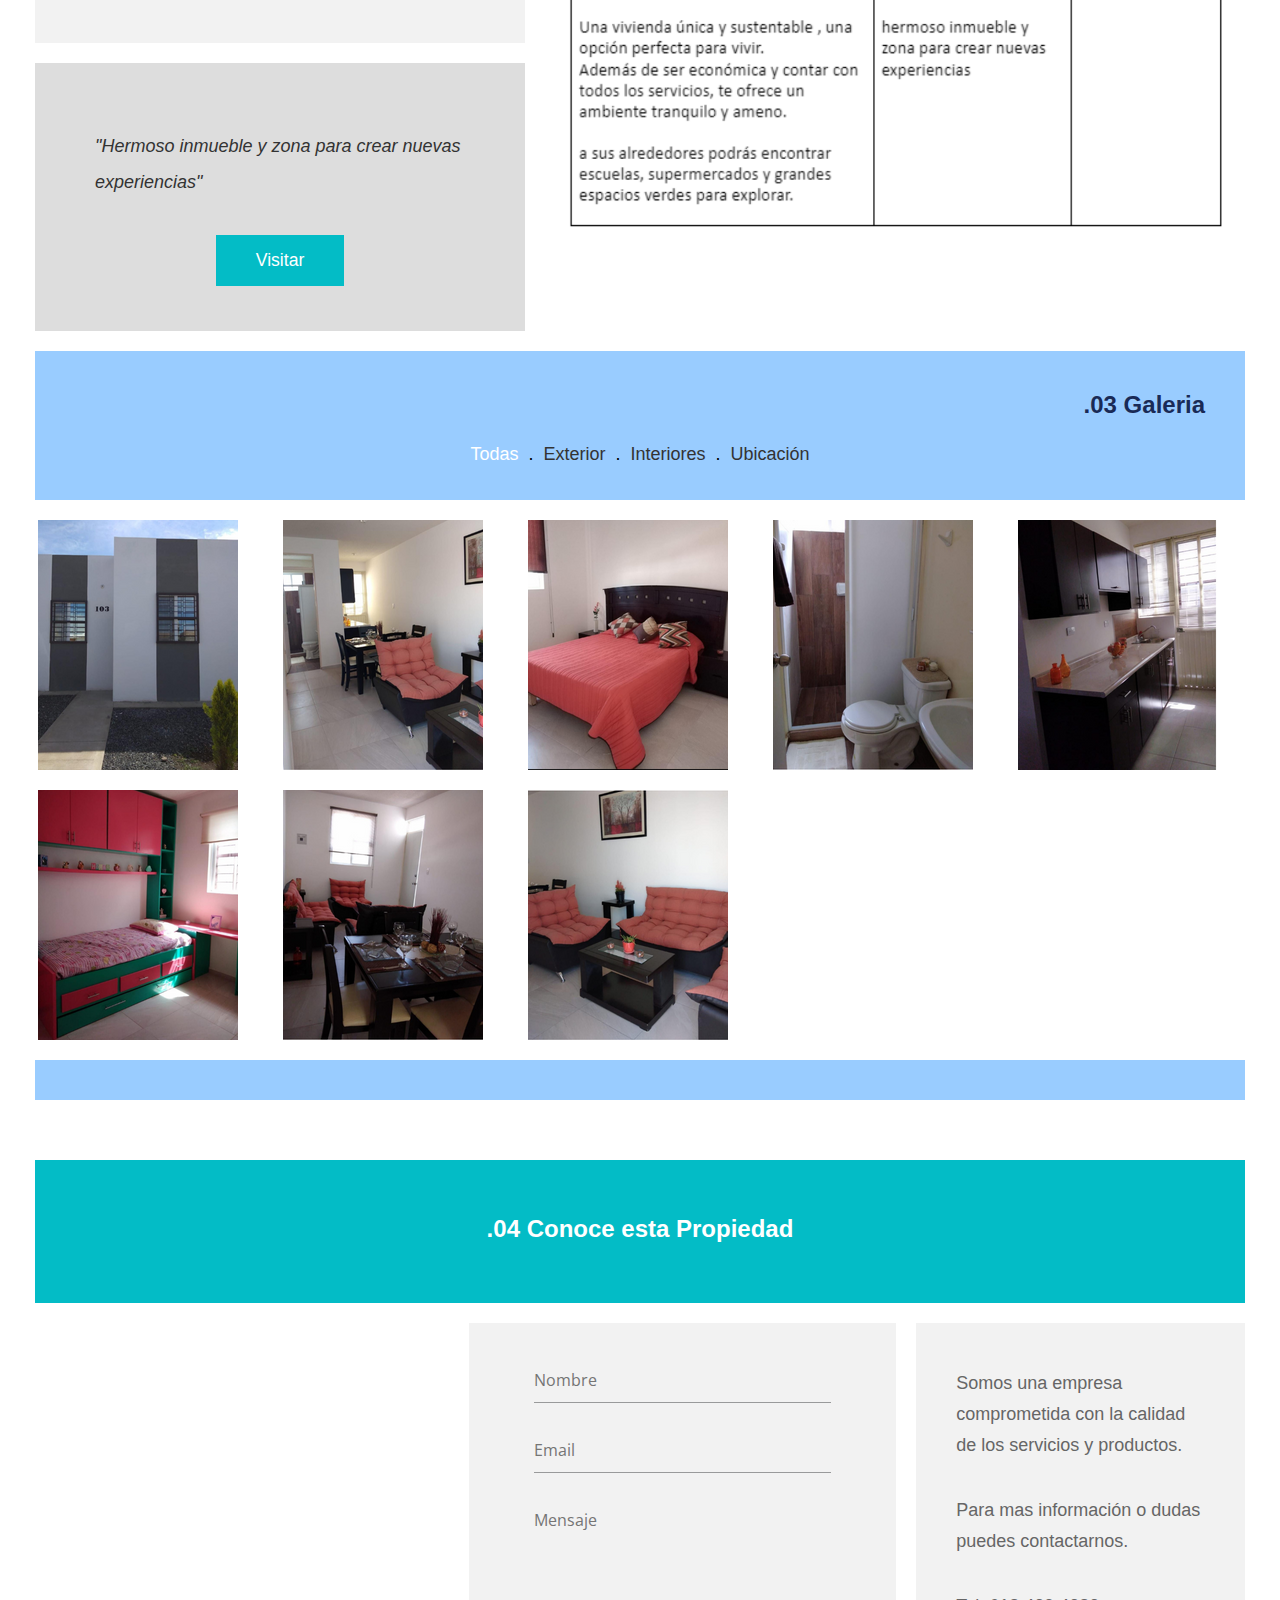
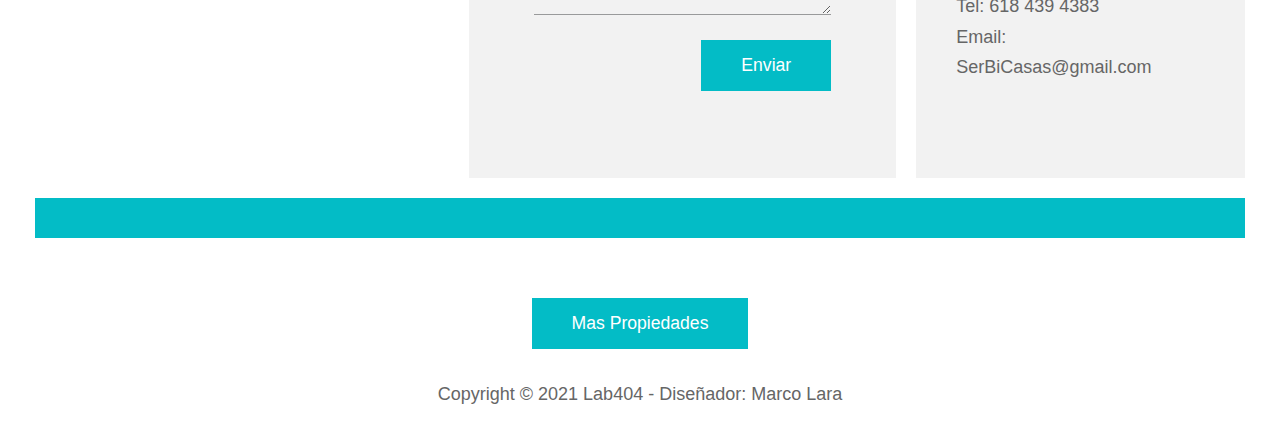
<file: Propiedades/cristobal_colon.html>
<!DOCTYPE html>
<html lang="es">

<head>
    <meta charset="UTF-8">
    <meta name="viewport" content="width=device-width, initial-scale=1.0">
    <meta http-equiv="X-UA-Compatible" content="ie=edge">
    <link href="https://fonts.googleapis.com/css?family=Open+Sans:400" rel="stylesheet" />
    <link href="fontawesome/css/all.min.css" rel="stylesheet" />
    <link href="css/templatemo-comparto.css" rel="stylesheet" />
    <title>Propiedades</title>
</head>

<body>
    <!-- Back to top button -->
    <a id="button"><i class="fas fa-angle-up fa-2x"></i></a>
<!--Titulo-->
    <div class="container-fluid">
        <div class="tm-site-header tm-mb-1">
            <div class="tm-site-name-container tm-bg-color-1">
                <h1 class="tm-text-white">Cristobal Colon</h1>
            </div>
            <div class="tm-nav-container tm-bg-color-8">
                <nav class="tm-nav" id="tm-nav">
                    <ul>
                        <li class="tm-nav-item current">
                            <a href="#about" class="tm-nav-link">
                                <span class="tm-mb-1">.01</span>
                                <span>Unico</span>
                            </a>
                        </li>
                        <li class="tm-nav-item">
                            <a href="#services" class="tm-nav-link">
                                <span class="tm-mb-1">.02</span>
                                <span>Ficha</span>
                            </a>
                        </li>
                        <li class="tm-nav-item">
                            <a href="#gallery" class="tm-nav-link">
                                <span class="tm-mb-1">.03</span>
                                <span>Galeria</span>
                            </a>
                        </li>
                        <li class="tm-nav-item">
                            <a href="#contact" class="tm-nav-link">
                                <span class="tm-nav-text tm-mb-1">.04</span>
                                <span class="tm-nav-text">Conocela</span>
                            </a>
                        </li>
                    </ul>
                </nav>
            </div>
        </div>
<!--Seccion 1-->
    <section class="tm-mb-1" id="about">
        <div class="tm-row tm-about-row">
            <div class="tm-section-1-l">
                    <img src="../images/Cristobal_Portada.png" alt="About image" class="tm-img-responsive">
            </div>
                <article class="tm-section-1-r tm-bg-color-8">
                    <h2 class="tm-mb-2 tm-title-color">.01 Espacio Unico</h2>
                    <p> Una vivienda única y sustentable, una opción perfecta para vivir.
                        Además de ser económica y contar con todos los servicios, te ofrece un 
                        ambiente tranquilo y ameno.</p>
                    <p>Si algo nos permite sentirnos orgullosos de esta propiedad es el diseño y la distribución de los espacios.</p>
                    <p>A sus alrededores podrás encontrar escuelas, supermercados y grandes espacios verdes para explorar.</p>
                    
                    <a href="https://api.whatsapp.com/send?phone=+526181535433&text=Hola necesito más información de Cristobal Colon" class="tm-btn tm-btn-1 tm-link-to-services">Mas Detalles</a>
                </article>
        </div>
    </section>
<!--Iconos-->
        <div class="tm-bg-color-1 tm-mb-1 tm-row tm-social-row">
            <div class="tm-icon">
                <div class="tm-icon-inner">
                    <a href="#contact">
                        <lord-icon
                            src="https://cdn.lordicon.com/oudlegmg.json"
                            trigger="loop"
                            colors="primary:#66d7ee,secondary:#66eece"
                            style="width:250px;height:250px">
                        </lord-icon>
                        <p>Nuevo</p>
                    </a>
                </div>
            </div>
            <div class="tm-icon">
                <div class="tm-icon-inner">
                    <a href="#gallery">
                        <lord-icon
                            src="https://cdn.lordicon.com/ryxufmfd.json"
                            trigger="loop"
                            colors="primary:#66d7ee,secondary:#66eece"
                            style="width:250px;height:250px">
                        </lord-icon>
                        <p>Areas Verdes</p>
                    </a>
                </div>
            </div>
            <div class="tm-icon">
                <div class="tm-icon-inner">
                    <a href="#contact">
                        <lord-icon
                            src="https://cdn.lordicon.com/zzcjjxew.json"
                            trigger="loop"
                            colors="primary:#66d7ee,secondary:#66eece"
                            style="width:250px;height:250px">
                        </lord-icon>
                        <p>Excelente Ubicación</p>
                    </a>
                </div>
            </div>
        </div>
<!--Seccion 2-->
    <section class="tm-mb-1 tm-row tm-services-row" id="services">
        <div class="tm-section-2-l">
            <article class="tm-bg-color-6 tm-box-pad tm-mb-1">
                <h2 class="tm-mb-2">.02 Ficha Tecnica</h2>
                    <p>Casa amplia, excelente para iniciar una familia, cuenta con una ubicación muy tranquila.</p>
                    <p class="tm-mb-0">Hermosa casa con un diseño inteligente y aprovechamiento de espacios</p>
                    <p>2 recamaras, 1 baño, sala comedor, cocina, patio de servicio, cisterna, 
                        calentador solar, vivienda sustentable, cableado subterráneo y tinaco.</p>
            </article>
                <div class="tm-bg-color-7 tm-em-box">
                    <p class="tm-text-color-2">"Hermoso inmueble y zona para crear nuevas experiencias"</p>
                    <a href="https://api.whatsapp.com/send?phone=+526181535433&text=Hola necesito más información Cristobal Colon" class="tm-btn tm-btn-2">Visitar</a>
                </div>
        </div>
        <div class="tm-section-2-r">
            <img src="img/Cristobal_Colon/ficha_tecnica.png" alt="Services image" class="tm-img-responsive">
        </div>
    </section>
<!--Galeria-->
    <section class="tm-bg-color-4 tm-mb-3 tm-gallery-section" id="gallery">
        <div class="tm-gallery-header">
            <h2 class="tm-mb-1 text-right">.03 Galeria</h2>
                <ul class="tm-gallery-filter tabs clearfix filters-button-group">
                    <li><a role="button" href="#" class="active" data-filter="*">Todas</a></li>
                    . <li><a role="button" href="#" data-filter=".exterior">Exterior</a></li>
                    . <li><a role="button" href="#" data-filter=".interior">Interiores</a></li>
                    . <li><a role="button" href="#" data-filter=".ubicacion">Ubicación</a></li>
                </ul>
        </div>
    <!--Fotos-->
        <div class="tm-gallery-outer">
            <div class="tm-gallery" id="tm-gallery">
                <div class="tm-gallery-item exterior">
                    <figure class="effect-bubba">
                        <img src="img/Cristobal_Colon/fachada_mini.png" alt="Gallery item" class="tm-img-responsive" />
                            <figcaption>
                                <h2><span>Diseño</span></h2>
                                <p>Un diseño fresco y moderno</p>
                                <a href="img/Cristobal_Colon/FACHADA.jpeg" width="80px" height="90px" target="_blank">Ver</a>
                            </figcaption>
                    </figure>
                </div>
                <div class="tm-gallery-item interior">
                    <figure class="effect-bubba">
                        <img src="img/Cristobal_Colon/interior_mini.png" alt="Gallery item" class="tm-img-responsive" />
                            <figcaption>
                                <h2><span>Espacios</span></h2>
                                <p>Listos para compartir y decorar.</p>
                                <a href="img/Cristobal_Colon/INTERIORES.jpeg" width="80px" height="90px" target="_blank">Ver</a>
                            </figcaption>
                    </figure>
                </div>
                <div class="tm-gallery-item interior">
                    <figure class="effect-bubba">
                        <img src="img/Cristobal_Colon/rec_principal_mini.png" alt="Gallery item" class="tm-img-responsive" />
                            <figcaption>
                                <h2><span>Disfruta</span></h2>
                                <p>Privacidad y confort.</p>
                                <a href="img/Cristobal_Colon/REC_PRINCIPAL.jpeg" width="80px" height="90px" target="_blank">Ver</a>
                            </figcaption>
                    </figure>
                </div>
                <div class="tm-gallery-item interior">
                    <figure class="effect-bubba">
                        <img src="img/Cristobal_Colon/Baño_mini.png" alt="Gallery item" class="tm-img-responsive" />
                            <figcaption>
                                <h2><span>Diferente</span></h2>
                                <p>Espacios comodos para toda la familia.</p>
                                <a href="img/Cristobal_Colon/BAÑO.jpeg" width="80px" height="90px" target="_blank">Ver</a>
                            </figcaption>
                    </figure>
                </div>
                <div class="tm-gallery-item interior">
                    <figure class="effect-bubba">
                        <img src="img/Cristobal_Colon/cocina_mini.png" alt="Gallery item" class="tm-img-responsive" />
                            <figcaption>
                                <h2><span>Algo mas</span></h2>
                                <p>Sin sazón no hay hogar.</p>
                                <a href="img/Cristobal_Colon/COCINA.jpeg" width="80px" height="90px" target="_blank">Ver</a>
                            </figcaption>
                    </figure>
                </div>
                <div class="tm-gallery-item interior">
                    <figure class="effect-bubba">
                        <img src="img/Cristobal_Colon/rec_individual_mini.png" alt="Gallery item" class="tm-img-responsive" />
                            <figcaption>
                                <h2><span>Familia</span></h2>
                                <p>Un lugar para crecer</p>
                                <a href="img/Cristobal_Colon/REC_INDIV.jpeg" width=80px" height="90px" target="_blank">Ver</a>
                            </figcaption>
                    </figure>
                </div>
                <div class="tm-gallery-item interior">
                    <figure class="effect-bubba">
                        <img src="img/Cristobal_Colon/comedor-mini.png" alt="Gallery item" class="tm-img-responsive" />
                            <figcaption>
                                <h2><span>Conivivir</span></h2>
                                <p>espacios hechos para crear recuerdos</p>
                                <a href="img/Cristobal_Colon/COMEDOR.jpeg" width="80px" height="90px" target="_blank">Ver</a>
                            </figcaption>
                    </figure>
                </div>
                <div class="tm-gallery-item interior">
                    <figure class="effect-bubba">
                        <img src="img/Cristobal_Colon/sala_mini.png" alt="Gallery item" class="tm-img-responsive" />
                            <figcaption>
                                <h2><span>Equipado</span></h2>
                                <p>Cuenta con espacios suficientes para todos</p>
                                <a href="img/Cristobal_Colon/SALA.jpeg" width="80px" height="90px" target="_blank">Ver</a>
                            </figcaption>
                    </figure>
                </div>
                <!--<div class="tm-gallery-item interior">
                    <figure class="effect-bubba">
                        <img src="img/Saltito/recamara_1_mini.png" alt="Gallery item" class="tm-img-responsive" />
                            <figcaption>
                                <h2><span>Magnifico</span></h2>
                                <p>Pensado para toda la familia.</p>
                                <a href="img/Saltito/COL. DEL SALTITO RECAMARA 1.jpg">Ver</a>
                            </figcaption>
                    </figure>
                </div>
                <div class="tm-gallery-item interior">
                    <figure class="effect-bubba">
                        <img src="img/Saltito/recamara_2_mini.png" alt="Gallery item" class="tm-img-responsive" />
                            <figcaption>
                                <h2><span>Para Todos</span></h2>
                                <p>Cada habitación es un rincon privado.</p>
                                <a href="img/Saltito/COL. DEL SALTITO RECAMARA 2.jpg">Ver</a>
                            </figcaption>
                    </figure>
                </div>
                <div class="tm-gallery-item interior">
                    <figure class="effect-bubba">
                        <img src="img/Saltito/pasillo_mini.png" alt="Gallery item" class="tm-img-responsive" />
                            <figcaption>
                                <h2><span>Bienvenido</span></h2>
                                <p>A la casa de tus sueños</p>
                                <a href="img/Saltito/COL. DEL SALTITO PASILLO.jpg">Ver</a>
                            </figcaption>
                    </figure>
                </div>
                <div class="tm-gallery-item interior">
                    <figure class="effect-bubba">
                        <img src="img/Saltito/cochera_mini_2.png" alt="Gallery item" class="tm-img-responsive" />
                            <figcaption>
                                <h2><span>Mas...!</span></h2>
                                <p>Un espacio unico para compartir y disfrutar.</p>
                                <a href="img/Saltito/COL. DEL SALTITO COCHERA 2.jpg">Ver</a>
                            </figcaption>
                    </figure>
                </div>-->
            </div>
            
        </div>
        <!--Fotos-->
    </section> 
<!-- Sección 4 -->
    <section id="contact" class="tm-bg-color-5 tm-mb-3">
            <h2 class="tm-text-white tm-contact-title">.04 Conoce esta Propiedad</h2>
        <div class="tm-bg-color-white tm-contact-main">
            <div class="map-outer">
                <div class="gmap-canvas">
                        <!-- How to change your own map point
                            1. Go to Google Maps
                            2. Click on your location point
                            3. Click "Share" and choose "Embed map" tab
                            4. Copy only URL and paste it within the src="" field below
                        -->
                        <iframe src="https://www.google.com/maps/embed?pb=!1m18!1m12!1m3!1d910.9936276385826!2d-104.6552552335975!3d24.03196399445759!2m3!1f0!2f0!3f0!3m2!1i1024!2i768!4f13.1!3m3!1m2!1s0x869bb74563fee84d%3A0x131a4cd1e7142ebf!2sSpa%20Theo%20Vital%20Cosm%C3%A9tica!5e0!3m2!1ses-419!2smx!4v1636488934881!5m2!1ses-419!2smx" 
                        width="600" height="450" style="border:0;" allowfullscreen="" loading="lazy">
                        </iframe>
                </div>
            </div>
        <div class="contact-form-outer">
            <form id="contact-form" action="" method="POST" class="tm-bg-color-6 tm-contact-form">
                <div class="form-group">
                    <input type="text" name="name" class="form-control" placeholder="Nombre" required="" />
                </div>
                <div class="form-group">
                    <input type="email" name="email" class="form-control" placeholder="Email" required="" />
                </div>
                <div class="form-group">
                    <textarea rows="4" name="message" class="form-control" placeholder="Mensaje"
                                required=""></textarea>
                </div>
                <div>
                    <button type="submit" class="ml-auto tm-btn tm-btn-3">
                                Enviar
                    </button>
                </div>
            </form>
                </div>
                <div class="contact-info-outer">
                    <div class="tm-bg-color-6 contact-info">
                        <p>Somos una empresa comprometida con la calidad de los servicios y productos.</p>
                        <p>Para mas información o dudas puedes contactarnos.</p>
                        <p class="tm-mb-0">Tel: <a href="tel:+526184394383">618 439 4383</a></p>
                        <p>Email: <a href="mailto:serbicasas@gmail.com">SerBiCasas@gmail.com</a></p>
                    </div>
                </div>
            </div>
        </section>
<!--Redes Sociales (Inabilitadas)-->
        <div class="tm-mb-4 text-center tm-social-s">
            <!--<a href="https://www.facebook.com/SerBiCasas-Durango-100921531621841" class="tm-social-link"><i class="fab fa-facebook tm-social-icon"></i></a>
            <a href="https://www.instagram.com/serbi_casas?r=nametag" class="tm-social-link"><i class="fab fa-instagram tm-social-icon"></i></a>
            <a href="https://vm.tiktok.com/ZM8yJV3AL/" class="tm-social-link"><i class="fab fa-twitter tm-social-icon"></i></a>
            <a href="https://youtube.com" class="tm-social-link"><i class="fab fa-youtube tm-social-icon"></i></a>-->
            <a href="../index.html" class="tm-btn tm-btn-1 tm-link-to-services">Mas Propiedades</a>
        </div>
<!--Pie de Pagina-->
        <footer class="text-center tm-mb-1">
            <p>Copyright &copy; 2021 Lab404 
            
            - Diseñador: <a rel="pagina del desarrollador web" href="#" target="_blank">Marco Lara</a></p>
        </footer>
    </div> 
<!-- .container -->
    <script src="js/jquery.min.js"></script> <!-- https://jquery.com/download/ -->
    <script src="js/imagesloaded.pkgd.min.js"></script> <!-- https://imagesloaded.desandro.com/ -->
    <script src="js/isotope.pkgd.min.js"></script> <!-- https://isotope.metafizzy.co/ -->
    <script src="js/jquery.singlePageNav.min.js"></script> <!-- https://github.com/ChrisWojcik/single-page-nav -->
    <script>

        // Scroll to Top button
        var btn = $('#button');

        $(window).scroll(function () {
            if ($(window).scrollTop() > 300) {
                btn.addClass('show');
            } else {
                btn.removeClass('show');
            }
        });

        btn.on('click', function (e) {
            e.preventDefault();
            $('html, body').animate({ scrollTop: 0 }, '300');
        });

        // DOM is ready
        $(function () {
            // Single Page Nav
            $('#tm-nav').singlePageNav({ speed: 600 });

            // Smooth Scroll (https://css-tricks.com/snippets/jquery/smooth-scrolling/)
            $('a[href*="#"]')
                // Remove links that don't actually link to anything
                .not('[href="#"]')
                .not('[href="#0"]')
                .click(function (event) {
                    // On-page links
                    if (
                        location.pathname.replace(/^\//, '') == this.pathname.replace(/^\//, '')
                        &&
                        location.hostname == this.hostname
                    ) {
                        // Figure out element to scroll to
                        var target = $(this.hash);
                        target = target.length ? target : $('[name=' + this.hash.slice(1) + ']');
                        // Does a scroll target exist?
                        if (target.length) {
                            // Only prevent default if animation is actually gonna happen
                            event.preventDefault();
                            $('html, body').animate({
                                scrollTop: target.offset().top
                            }, 600, function () {
                                // Callback after animation
                                // Must change focus!
                                var $target = $(target);
                                $target.focus();
                                if ($target.is(":focus")) { // Checking if the target was focused
                                    return false;
                                } else {
                                    $target.attr('tabindex', '-1'); // Adding tabindex for elements not focusable
                                    $target.focus(); // Set focus again
                                };
                            });
                        }
                    }
                });

            /* Isotope Gallery */

            // init isotope
            var $gallery = $(".tm-gallery").isotope({
                itemSelector: ".tm-gallery-item",
                layoutMode: "fitRows"
            });
            // layout Isotope after each image loads
            $gallery.imagesLoaded().progress(function () {
                $gallery.isotope("layout");
            });

            $(".filters-button-group").on("click", "a", function () {
                var filterValue = $(this).attr("data-filter");
                $gallery.isotope({ filter: filterValue });
            });

            $(".tabgroup > div").hide();
            $(".tabgroup > div:first-of-type").show();
            $(".tabs a").click(function (e) {
                e.preventDefault();
                var $this = $(this),
                    tabgroup = "#" + $this.parents(".tabs").data("tabgroup"),
                    others = $this
                        .closest("li")
                        .siblings()
                        .children("a"),
                    target = $this.attr("href");
                others.removeClass("active");
                $this.addClass("active");
            });
        });
    </script>
    <script src="https://cdn.lordicon.com/libs/mssddfmo/lord-icon-2.1.0.js"></script>

</body>
</html>
</file>
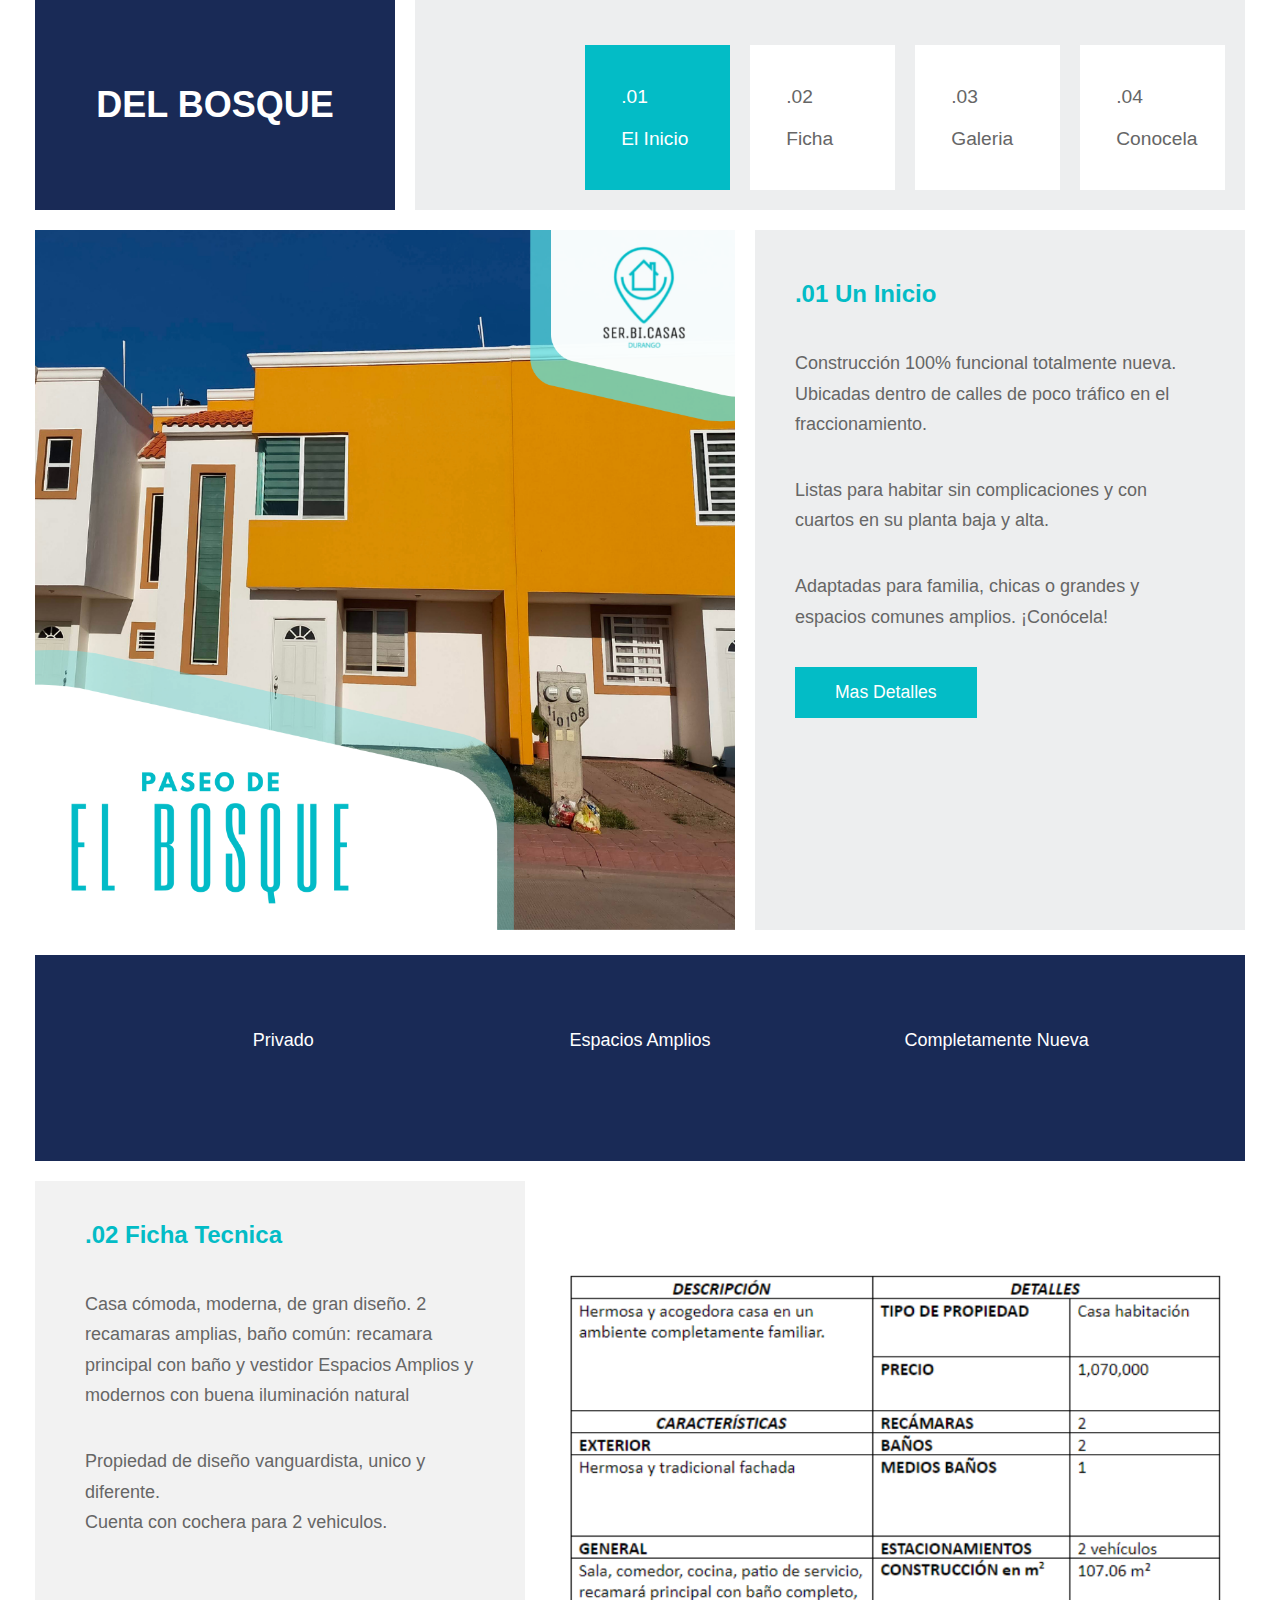
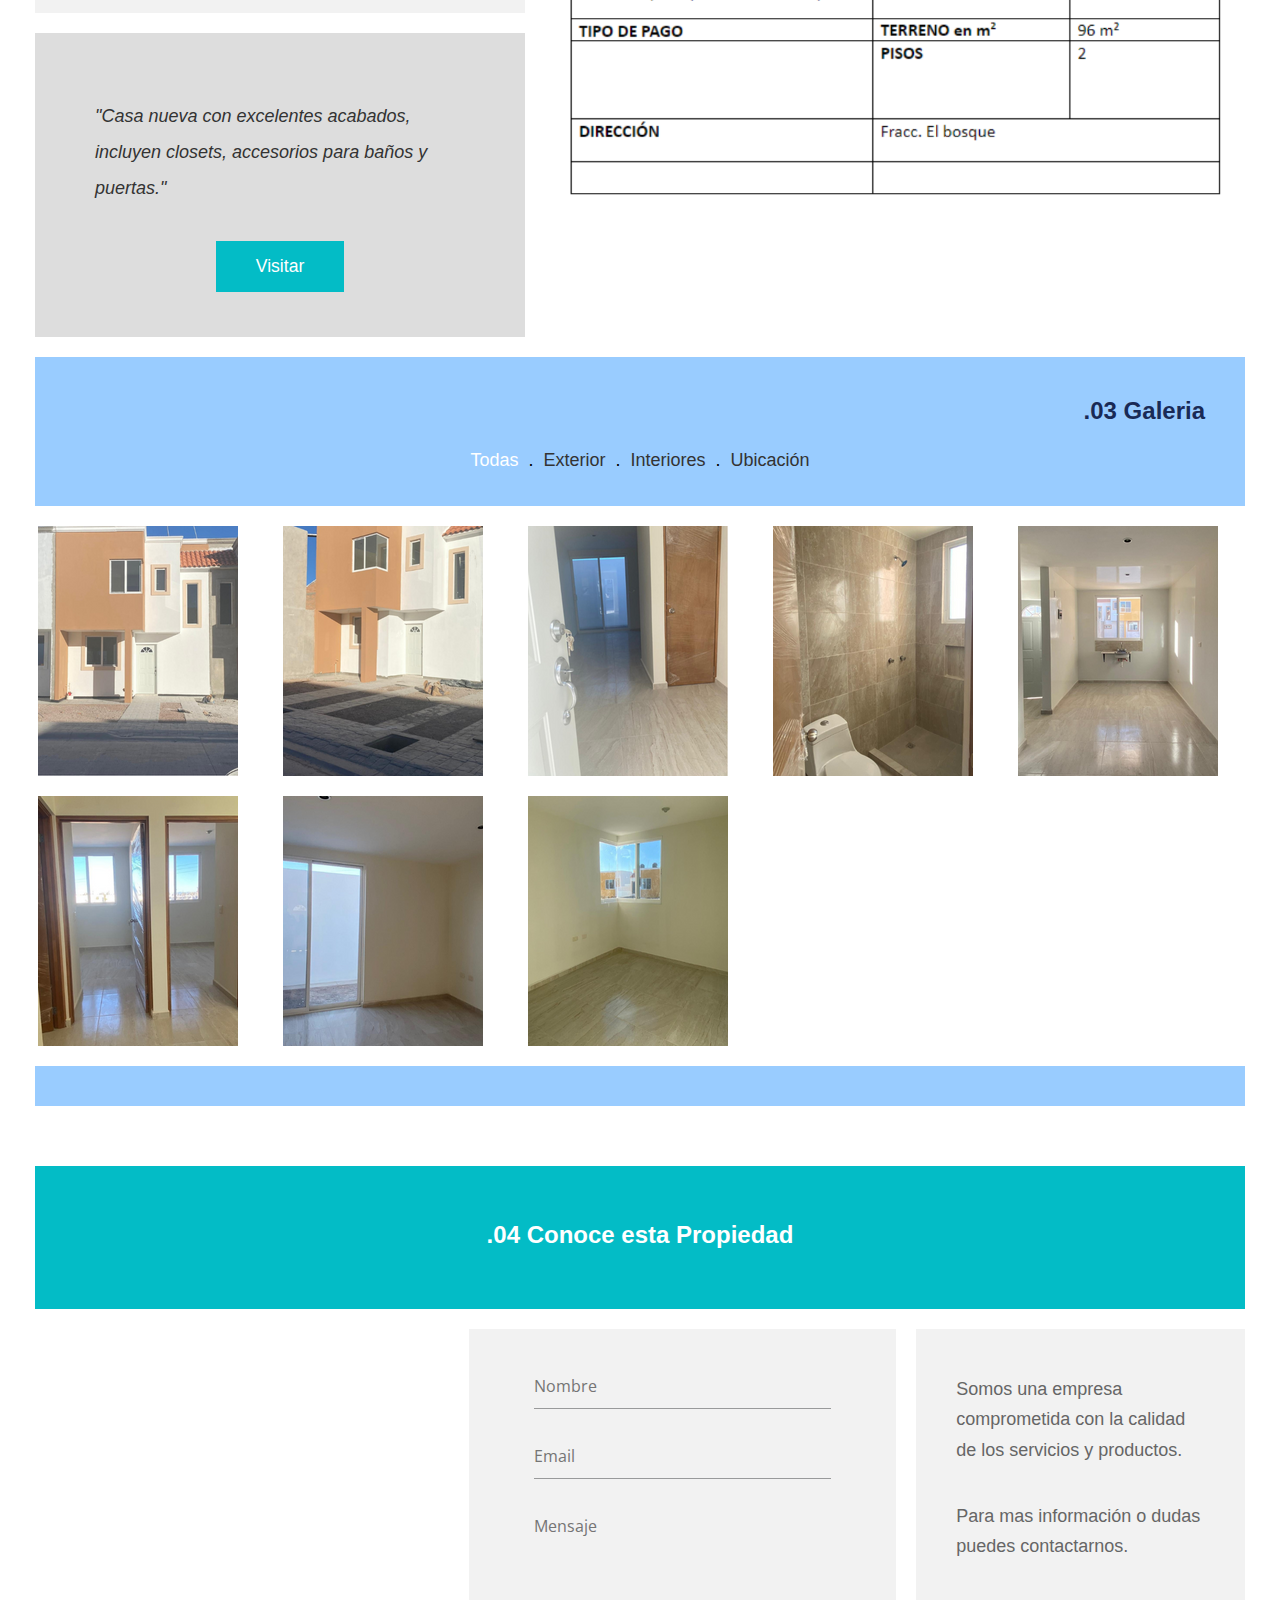
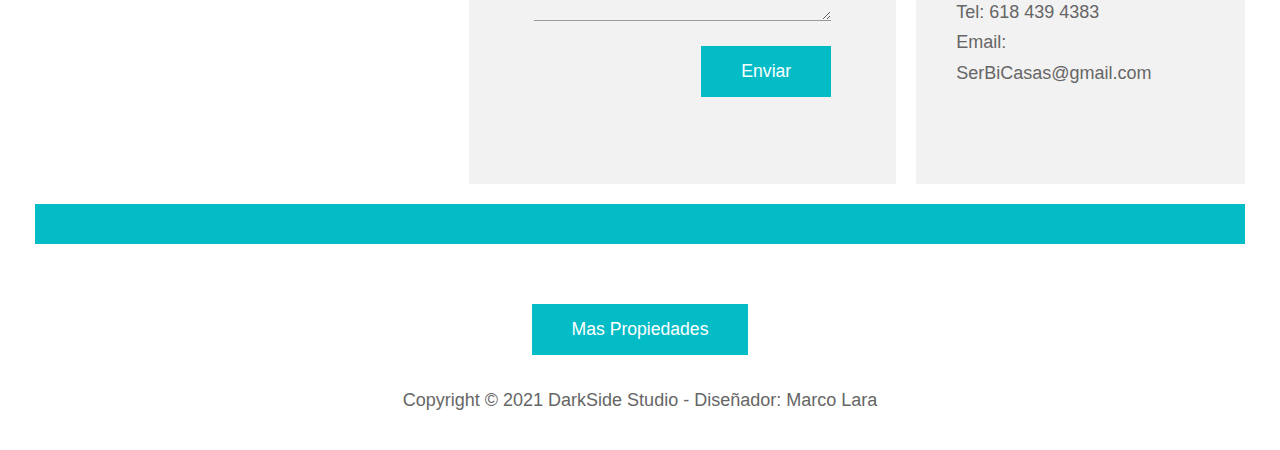
<file: Propiedades/Del-Bosque.html>
<!DOCTYPE html>
<html lang="es">

<head>
    <meta charset="UTF-8">
    <meta name="viewport" content="width=device-width, initial-scale=1.0">
    <meta http-equiv="X-UA-Compatible" content="ie=edge">
    <link href="https://fonts.googleapis.com/css?family=Open+Sans:400" rel="stylesheet" />
    <link href="fontawesome/css/all.min.css" rel="stylesheet" />
    <link href="css/templatemo-comparto.css" rel="stylesheet" />
    <title>Propiedades</title>
</head>

<body>
    <!-- Back to top button -->
    <a id="button"><i class="fas fa-angle-up fa-2x"></i></a>
<!--Titulo-->
    <div class="container-fluid">
        <div class="tm-site-header tm-mb-1">
            <div class="tm-site-name-container tm-bg-color-1">
                <h1 class="tm-text-white">Del Bosque</h1>
            </div>
            <div class="tm-nav-container tm-bg-color-8">
                <nav class="tm-nav" id="tm-nav">
                    <ul>
                        <li class="tm-nav-item current">
                            <a href="#about" class="tm-nav-link">
                                <span class="tm-mb-1">.01</span>
                                <span>El Inicio</span>
                            </a>
                        </li>
                        <li class="tm-nav-item">
                            <a href="#services" class="tm-nav-link">
                                <span class="tm-mb-1">.02</span>
                                <span>Ficha</span>
                            </a>
                        </li>
                        <li class="tm-nav-item">
                            <a href="#gallery" class="tm-nav-link">
                                <span class="tm-mb-1">.03</span>
                                <span>Galeria</span>
                            </a>
                        </li>
                        <li class="tm-nav-item">
                            <a href="#contact" class="tm-nav-link">
                                <span class="tm-nav-text tm-mb-1">.04</span>
                                <span class="tm-nav-text">Conocela</span>
                            </a>
                        </li>
                    </ul>
                </nav>
            </div>
        </div>
<!--Seccion 1-->
    <section class="tm-mb-1" id="about">
        <div class="tm-row tm-about-row">
            <div class="tm-section-1-l">
                    <img src="../images/Fracc_El_Bosque.png" alt="About image" class="tm-img-responsive">
            </div>
                <article class="tm-section-1-r tm-bg-color-8">
                    <h2 class="tm-mb-2 tm-title-color">.01 Un Inicio</h2>
                    <p>Construcción 100% funcional totalmente nueva. Ubicadas dentro de calles de poco tráfico en el fraccionamiento.</p>
                    <p>Listas para habitar sin complicaciones y con cuartos en su planta baja y alta. </p>
                    <p>Adaptadas para familia, chicas o grandes y espacios comunes amplios. 
                    ¡Conócela!</p>
                    
                    <a href="https://api.whatsapp.com/send?phone=+526181535433&text=Hola necesito más información del Fracc. Del Bosque" class="tm-btn tm-btn-1 tm-link-to-services">Mas Detalles</a>
                </article>
        </div>
    </section>
<!--Iconos-->
        <div class="tm-bg-color-1 tm-mb-1 tm-row tm-social-row">
            <div class="tm-icon">
                <div class="tm-icon-inner">
                    <a href="#contact">
                        <lord-icon
                            src="https://cdn.lordicon.com/zzcjjxew.json"
                            trigger="loop"
                            colors="primary:#9ce5f4,secondary:#9ce5f4"
                            style="width:250px;height:250px">
                        </lord-icon>
                        <p>Privado</p>
                    </a>
                </div>
            </div>
            <div class="tm-icon">
                <div class="tm-icon-inner">
                    <a href="#gallery">
                        <lord-icon
                            src="https://cdn.lordicon.com/gmzxduhd.json"
                            trigger="loop"
                            colors="primary:#9ce5f4,secondary:#9ce5f4"
                            style="width:250px;height:250px">
                        </lord-icon>
                        <p>Espacios Amplios</p>
                    </a>
                </div>
            </div>
            <div class="tm-icon">
                <div class="tm-icon-inner">
                    <a href="#contact">
                        <lord-icon
                            src="https://cdn.lordicon.com/oudlegmg.json"
                            trigger="loop"
                            colors="primary:#9ce5f4,secondary:#9ce5f4"
                            style="width:250px;height:250px">
                        </lord-icon>
                        <p>Completamente Nueva</p>
                    </a>
                </div>
            </div>
        </div>
<!--Seccion 2-->
    <section class="tm-mb-1 tm-row tm-services-row" id="services">
        <div class="tm-section-2-l">
            <article class="tm-bg-color-6 tm-box-pad tm-mb-1">
                <h2 class="tm-mb-2">.02 Ficha Tecnica</h2>
                    <p>Casa cómoda, moderna, de gran diseño.
                        2 recamaras amplias, baño común: 
                        recamara principal con baño y vestidor
                        Espacios Amplios y modernos con buena iluminación natural
                        </p>
                    <p class="tm-mb-0">Propiedad de diseño vanguardista,
                        unico y diferente.</p>
                    <p>Cuenta con cochera para 2 vehiculos.</p>
            </article>
                <div class="tm-bg-color-7 tm-em-box">
                    <p class="tm-text-color-2">"Casa nueva con excelentes acabados, incluyen closets, accesorios para baños y puertas."</p>
                    <a href="https://api.whatsapp.com/send?phone=+526181535433&text=Hola necesito más información del Fracc. Del Bosque" class="tm-btn tm-btn-2">Visitar</a>
                </div>
        </div>
        <div class="tm-section-2-r">
            <img src="img/Del_Bosque/Ficha_Del_Bosque.png" alt="Services image" class="tm-img-responsive">
        </div>
    </section>
<!--Galeria-->
    <section class="tm-bg-color-4 tm-mb-3 tm-gallery-section" id="gallery">
        <div class="tm-gallery-header">
            <h2 class="tm-mb-1 text-right">.03 Galeria</h2>
                <ul class="tm-gallery-filter tabs clearfix filters-button-group">
                    <li><a role="button" href="#" class="active" data-filter="*">Todas</a></li>
                    . <li><a role="button" href="#" data-filter=".exterior">Exterior</a></li>
                    . <li><a role="button" href="#" data-filter=".interior">Interiores</a></li>
                    . <li><a role="button" href="#" data-filter=".ubicacion">Ubicación</a></li>
                </ul>
        </div>
    <!--Fotos-->
        <div class="tm-gallery-outer">
            <div class="tm-gallery" id="tm-gallery">
                <div class="tm-gallery-item exterior">
                    <figure class="effect-bubba">
                        <img src="img/Del_Bosque/fachada_mini.png" alt="Gallery item" class="tm-img-responsive" />
                            <figcaption>
                                <h2><span>diseño</span></h2>
                                <p>un diseño moderno y minimalista que enamora</p>
                                <a href="img/Del_Bosque/EL BOSQUE FACHADA.jpg" width="80px" height="90px" target="_blank">Ver</a>
                            </figcaption>
                    </figure>
                </div>
                <div class="tm-gallery-item exterior">
                    <figure class="effect-bubba">
                        <img src="img/Del_Bosque/fachada_1_mini.png" alt="Gallery item" class="tm-img-responsive" />
                            <figcaption>
                                <h2><span>Iluminación</span></h2>
                                <p>Diseñada para aprovechar cada rayo de luz</p>
                                <a href="img/Del_Bosque/EL BOSQUE FACHADA 1.jpg" width="80px" height="90px" target="_blank">Ver</a>
                            </figcaption>
                    </figure>
                </div>
                <div class="tm-gallery-item interior">
                    <figure class="effect-bubba">
                        <img src="img/Del_Bosque/entrada_mini.png" alt="Gallery item" class="tm-img-responsive" />
                            <figcaption>
                                <h2><span>Diferentes</span></h2>
                                <p>diseños diferentes y unicos que enamoran</p>
                                <a href="img/Del_Bosque/EL BOSQUE ENTRADA.jpg" width="80px" height="90px" target="_blank">Ver</a>
                            </figcaption>
                    </figure>
                </div>
                <div class="tm-gallery-item interior">
                    <figure class="effect-bubba">
                        <img src="img/Del_Bosque/Baño_mini.png" alt="Gallery item" class="tm-img-responsive" />
                            <figcaption>
                                <h2><span>Familiar</span></h2>
                                <p>Espacios amplios para toda la familia</p>
                                <a href="img/Del_Bosque/EL BOSQUE BAÑO 1.jpg" width="80px" height="90px" target="_blank">Ver</a>
                            </figcaption>
                    </figure>
                </div>
                <div class="tm-gallery-item interior">
                    <figure class="effect-bubba">
                        <img src="img/Del_Bosque/cocina_mini.png" alt="Gallery item" class="tm-img-responsive" />
                            <figcaption>
                                <h2><span>Compartir</span></h2>
                                <p>Un toque que da sabor de hogar</p>
                                <a href="img/Del_Bosque/EL BOSQUE COCINA.jpg" width="80px" height="90px" target="_blank">Ver</a>
                            </figcaption>
                    </figure>
                </div>
                <div class="tm-gallery-item interior">
                    <figure class="effect-bubba">
                        <img src="img/Del_Bosque/recamara_mini_2.png" alt="Gallery item" class="tm-img-responsive" />
                            <figcaption>
                                <h2><span>Descansar</span></h2>
                                <p>Un lugar para relajarse</p>
                                <a href="img/Del_Bosque/EL BOSQUE RECAMARAS.jpg">Ver</a>
                            </figcaption>
                    </figure>
                </div>
                <div class="tm-gallery-item interior">
                    <figure class="effect-bubba">
                        <img src="img/Del_Bosque/sala_mini.png" alt="Gallery item" class="tm-img-responsive" />
                            <figcaption>
                                <h2><span>Conivivir</span></h2>
                                <p>espacios hechos para crear recuerdos</p>
                                <a href="img/Del_Bosque/EL BOSQUE SALA.jpg">Ver</a>
                            </figcaption>
                    </figure>
                </div>
                <div class="tm-gallery-item interior">
                    <figure class="effect-bubba">
                        <img src="img/Del_Bosque/recamara_mini.png" alt="Gallery item" class="tm-img-responsive" />
                            <figcaption>
                                <h2><span>Divertido</span></h2>
                                <p>La recamara principal es un lienzo para la creatividad</p>
                                <a href="img/Del_Bosque/EL BOSQUE RECAMARA.jpg">Ver</a>
                            </figcaption>
                    </figure>
                </div>
<!--
                <div class="tm-gallery-item ext4">
                    <figure class="effect-bubba">
                        <img src="img/Col. del Mestro/desayunador_mini.jpg" alt="Gallery item" class="tm-img-responsive" />
                            <figcaption>
                                <h2><span>Magnifico</span></h2>
                                <p>Desayunador que se integra al diseño de la casa y el espacio</p>
                                <a href="img/Col. del Mestro/desayunador.jpg">Ver</a>
                            </figcaption>
                    </figure>
                </div>
                <div class="tm-gallery-item ubicacion">
                    <figure class="effect-bubba">
                        <img src="img/gallery/gallery-item-10.jpg" alt="Gallery item" class="tm-img-responsive" />
                            <figcaption>
                                <h2>Share <span>This</span></h2>
                                <p>You can make your own image gallery.</p>
                                <a href="#">View more</a>
                            </figcaption>
                    </figure>
                </div>
            </div>
-->
        </div>
        <!--Fotos-->
    </section> 
<!-- Sección 4 -->
    <section id="contact" class="tm-bg-color-5 tm-mb-3">
            <h2 class="tm-text-white tm-contact-title">.04 Conoce esta Propiedad</h2>
        <div class="tm-bg-color-white tm-contact-main">
            <div class="map-outer">
                <div class="gmap-canvas">
                        <!-- How to change your own map point
                            1. Go to Google Maps
                            2. Click on your location point
                            3. Click "Share" and choose "Embed map" tab
                            4. Copy only URL and paste it within the src="" field below
                        -->
                        <iframe src="https://www.google.com/maps/embed?pb=!1m18!1m12!1m3!1d910.9936276385826!2d-104.6552552335975!3d24.03196399445759!2m3!1f0!2f0!3f0!3m2!1i1024!2i768!4f13.1!3m3!1m2!1s0x869bb74563fee84d%3A0x131a4cd1e7142ebf!2sSpa%20Theo%20Vital%20Cosm%C3%A9tica!5e0!3m2!1ses-419!2smx!4v1636488934881!5m2!1ses-419!2smx" 
                        width="600" height="450" style="border:0;" allowfullscreen="" loading="lazy">
                        </iframe>
                </div>
            </div>
        <div class="contact-form-outer">
            <form id="contact-form" action="" method="POST" class="tm-bg-color-6 tm-contact-form">
                <div class="form-group">
                    <input type="text" name="name" class="form-control" placeholder="Nombre" required="" />
                </div>
                <div class="form-group">
                    <input type="email" name="email" class="form-control" placeholder="Email" required="" />
                </div>
                <div class="form-group">
                    <textarea rows="4" name="message" class="form-control" placeholder="Mensaje"
                                required=""></textarea>
                </div>
                <div>
                    <button type="submit" class="ml-auto tm-btn tm-btn-3">
                                Enviar
                    </button>
                </div>
            </form>
                </div>
                <div class="contact-info-outer">
                    <div class="tm-bg-color-6 contact-info">
                        <p>Somos una empresa comprometida con la calidad de los servicios y productos.</p>
                        <p>Para mas información o dudas puedes contactarnos.</p>
                        <p class="tm-mb-0">Tel: <a href="tel:+526184394383">618 439 4383</a></p>
                        <p>Email: <a href="mailto:serbicasas@gmail.com">SerBiCasas@gmail.com</a></p>
                    </div>
                </div>
            </div>
        </section>
<!--Redes Sociales (Inabilitadas)-->
        <div class="tm-mb-4 text-center tm-social-s">
            <!--<a href="https://www.facebook.com/SerBiCasas-Durango-100921531621841" class="tm-social-link"><i class="fab fa-facebook tm-social-icon"></i></a>
            <a href="https://www.instagram.com/serbi_casas?r=nametag" class="tm-social-link"><i class="fab fa-instagram tm-social-icon"></i></a>
            <a href="https://vm.tiktok.com/ZM8yJV3AL/" class="tm-social-link"><i class="fab fa-twitter tm-social-icon"></i></a>
            <a href="https://youtube.com" class="tm-social-link"><i class="fab fa-youtube tm-social-icon"></i></a>-->
            <a href="../index.html" class="tm-btn tm-btn-1 tm-link-to-services">Mas Propiedades</a>
        </div>
<!--Pie-->
        <footer class="text-center tm-mb-1">
            <p>Copyright &copy; 2021 DarkSide Studio 
            
            - Diseñador: <a rel="nofollow noopener" href="#" target="_blank">Marco Lara</a></p>
        </footer>
    </div> 
<!-- .container -->
    <script src="js/jquery.min.js"></script> <!-- https://jquery.com/download/ -->
    <script src="js/imagesloaded.pkgd.min.js"></script> <!-- https://imagesloaded.desandro.com/ -->
    <script src="js/isotope.pkgd.min.js"></script> <!-- https://isotope.metafizzy.co/ -->
    <script src="js/jquery.singlePageNav.min.js"></script> <!-- https://github.com/ChrisWojcik/single-page-nav -->
    <script>

        // Scroll to Top button
        var btn = $('#button');

        $(window).scroll(function () {
            if ($(window).scrollTop() > 300) {
                btn.addClass('show');
            } else {
                btn.removeClass('show');
            }
        });

        btn.on('click', function (e) {
            e.preventDefault();
            $('html, body').animate({ scrollTop: 0 }, '300');
        });

        // DOM is ready
        $(function () {
            // Single Page Nav
            $('#tm-nav').singlePageNav({ speed: 600 });

            // Smooth Scroll (https://css-tricks.com/snippets/jquery/smooth-scrolling/)
            $('a[href*="#"]')
                // Remove links that don't actually link to anything
                .not('[href="#"]')
                .not('[href="#0"]')
                .click(function (event) {
                    // On-page links
                    if (
                        location.pathname.replace(/^\//, '') == this.pathname.replace(/^\//, '')
                        &&
                        location.hostname == this.hostname
                    ) {
                        // Figure out element to scroll to
                        var target = $(this.hash);
                        target = target.length ? target : $('[name=' + this.hash.slice(1) + ']');
                        // Does a scroll target exist?
                        if (target.length) {
                            // Only prevent default if animation is actually gonna happen
                            event.preventDefault();
                            $('html, body').animate({
                                scrollTop: target.offset().top
                            }, 600, function () {
                                // Callback after animation
                                // Must change focus!
                                var $target = $(target);
                                $target.focus();
                                if ($target.is(":focus")) { // Checking if the target was focused
                                    return false;
                                } else {
                                    $target.attr('tabindex', '-1'); // Adding tabindex for elements not focusable
                                    $target.focus(); // Set focus again
                                };
                            });
                        }
                    }
                });

            /* Isotope Gallery */

            // init isotope
            var $gallery = $(".tm-gallery").isotope({
                itemSelector: ".tm-gallery-item",
                layoutMode: "fitRows"
            });
            // layout Isotope after each image loads
            $gallery.imagesLoaded().progress(function () {
                $gallery.isotope("layout");
            });

            $(".filters-button-group").on("click", "a", function () {
                var filterValue = $(this).attr("data-filter");
                $gallery.isotope({ filter: filterValue });
            });

            $(".tabgroup > div").hide();
            $(".tabgroup > div:first-of-type").show();
            $(".tabs a").click(function (e) {
                e.preventDefault();
                var $this = $(this),
                    tabgroup = "#" + $this.parents(".tabs").data("tabgroup"),
                    others = $this
                        .closest("li")
                        .siblings()
                        .children("a"),
                    target = $this.attr("href");
                others.removeClass("active");
                $this.addClass("active");
            });
        });
    </script>
    <script src="https://cdn.lordicon.com/libs/mssddfmo/lord-icon-2.1.0.js"></script>

</body>
</html>
</file>
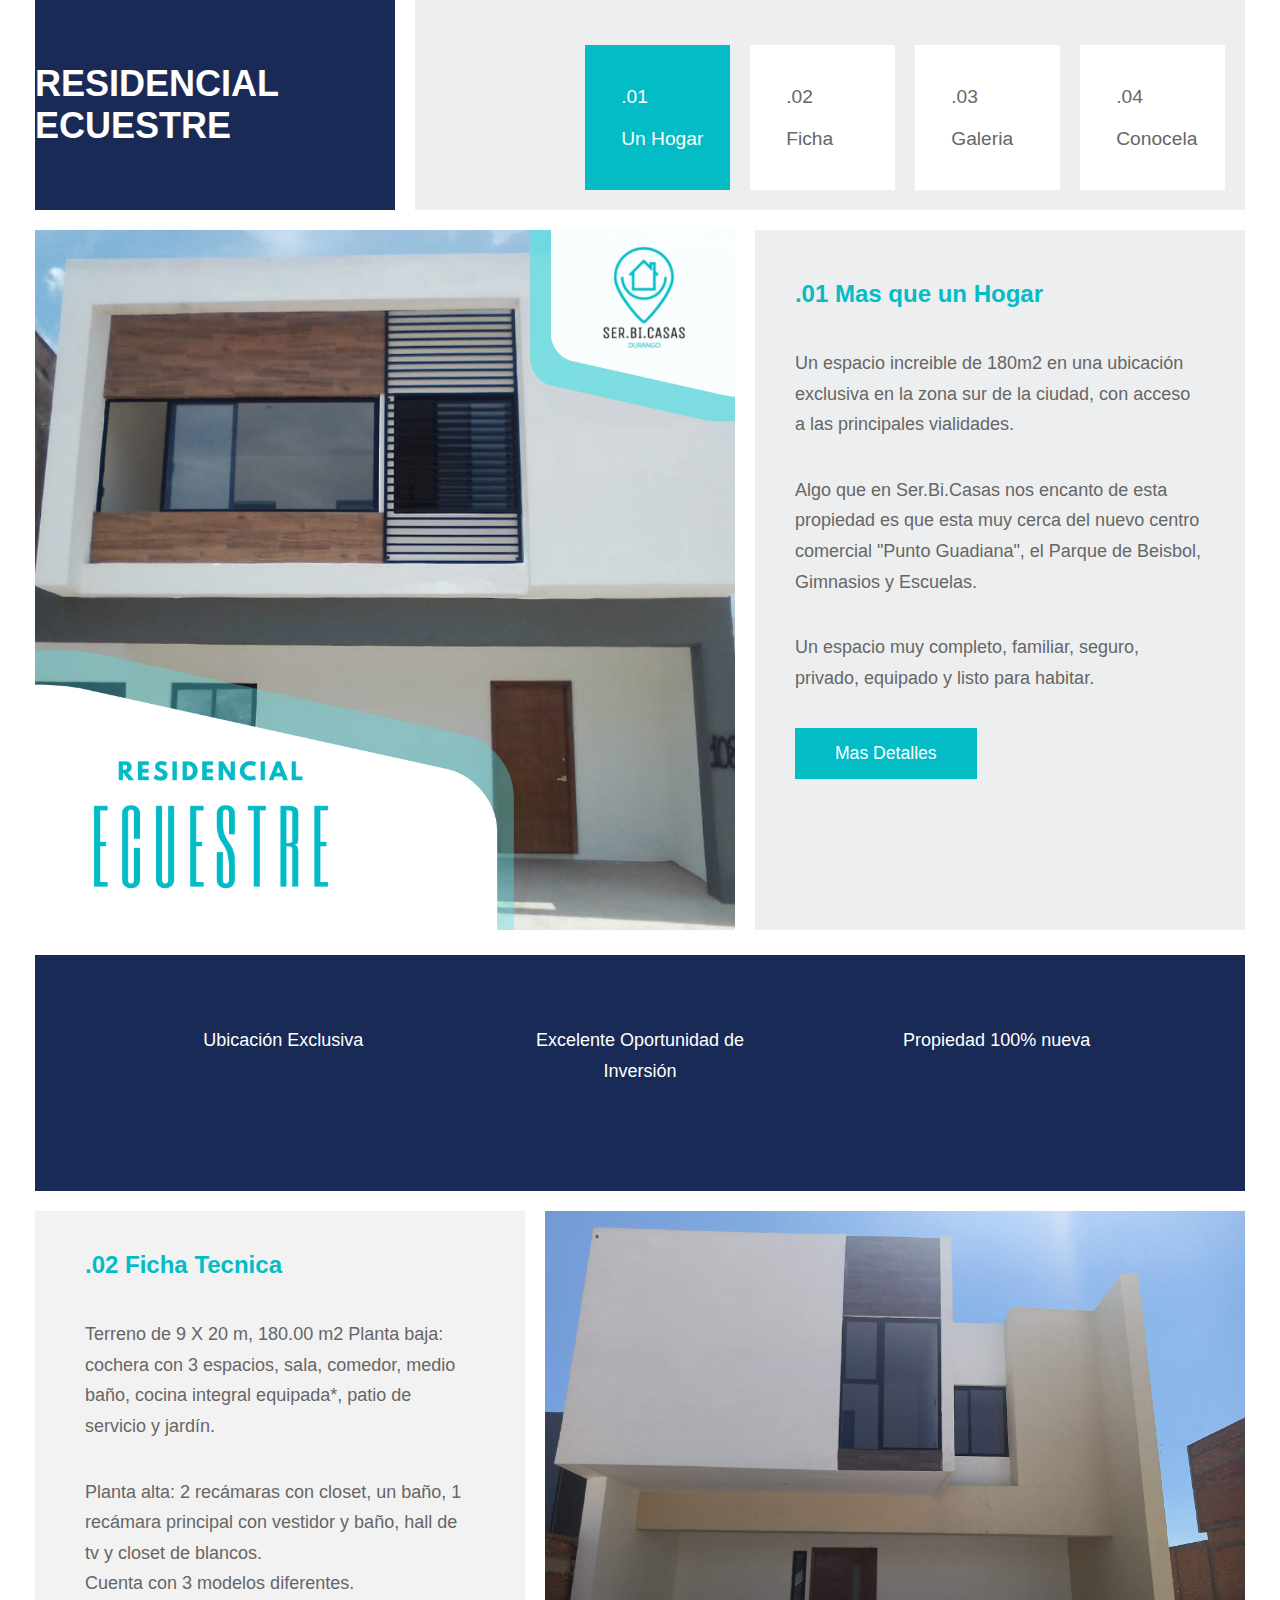
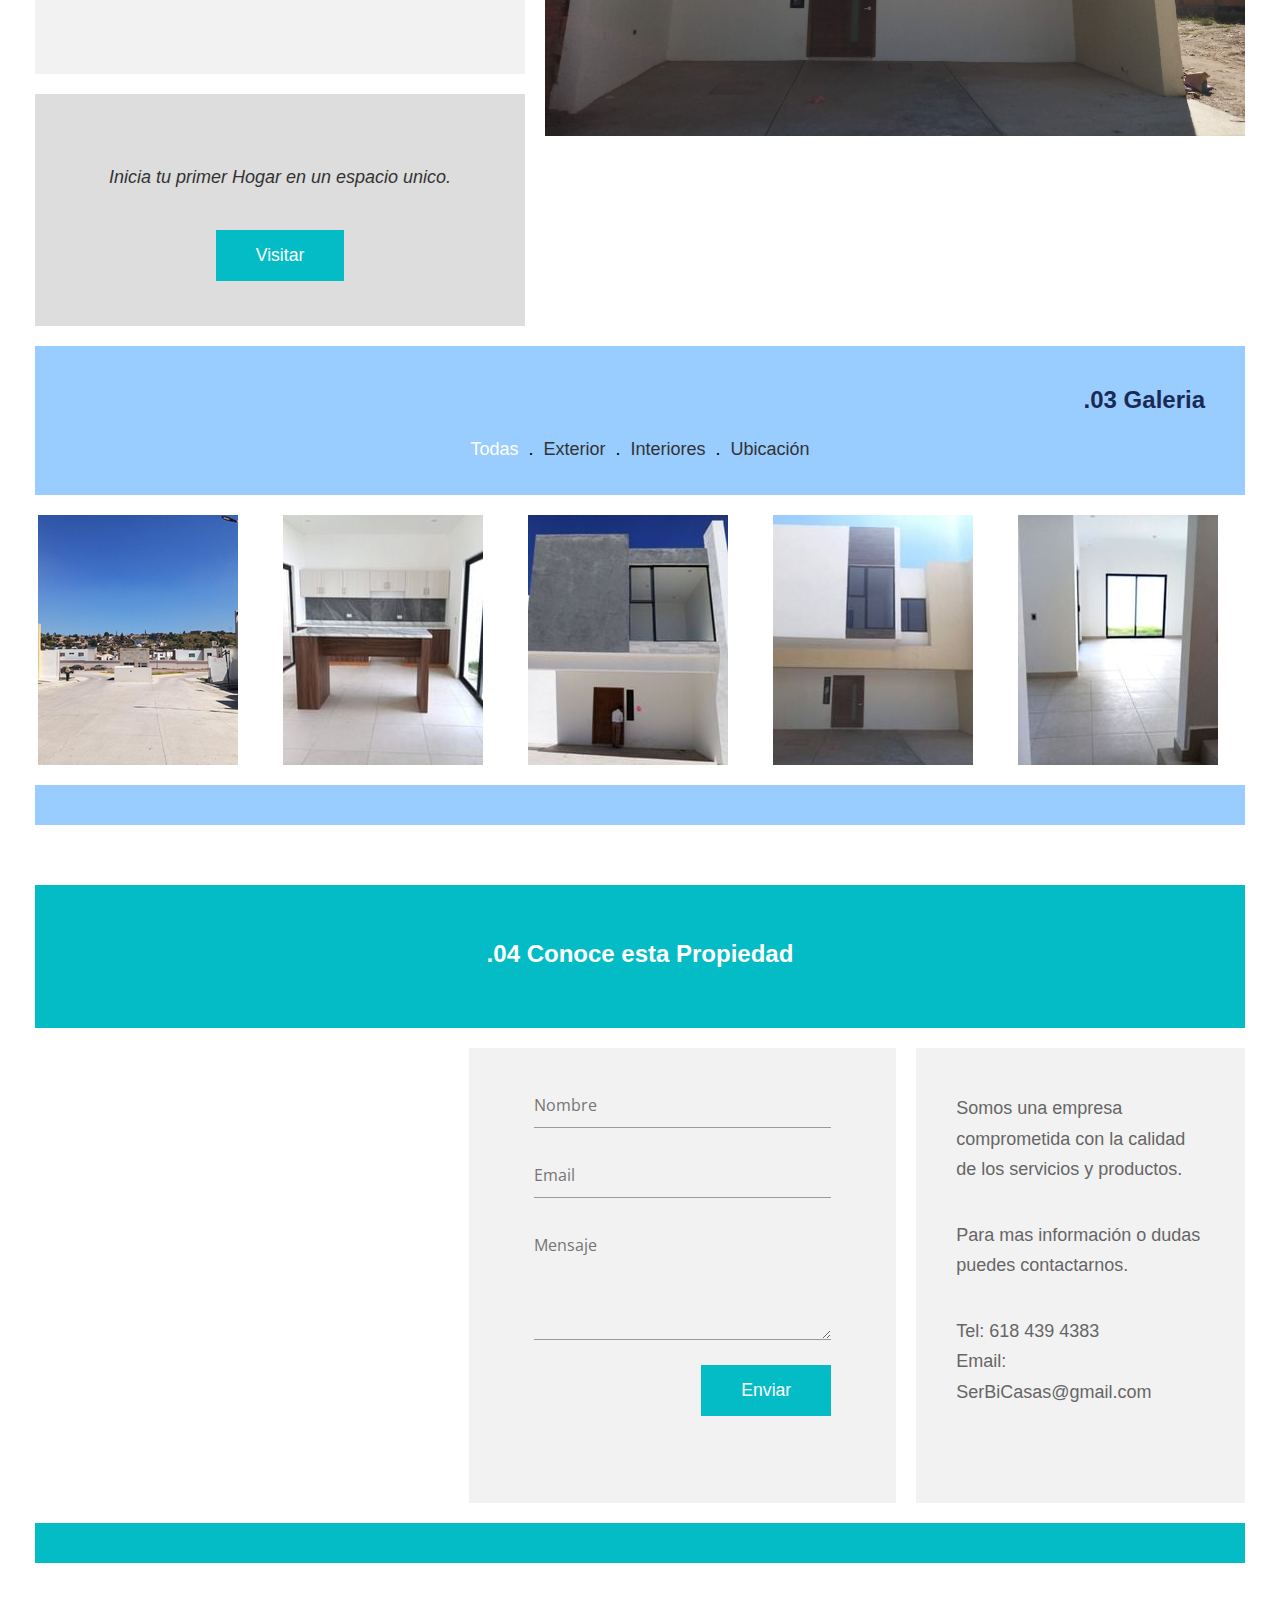
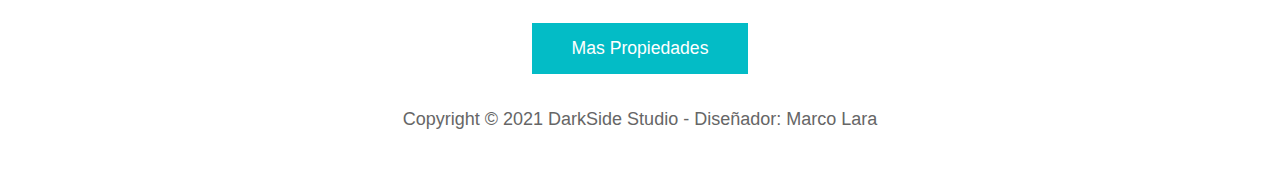
<file: Propiedades/Ecuestre.html>
<!DOCTYPE html>
<html lang="es">

<head>
    <meta charset="UTF-8">
    <meta name="viewport" content="width=device-width, initial-scale=1.0">
    <meta http-equiv="X-UA-Compatible" content="ie=edge">
    <link href="https://fonts.googleapis.com/css?family=Open+Sans:400" rel="stylesheet" />
    <link href="fontawesome/css/all.min.css" rel="stylesheet" />
    <link href="css/templatemo-comparto.css" rel="stylesheet" />
    <title>Propiedades</title>
</head>

<body>
    <!-- Back to top button -->
    <a id="button"><i class="fas fa-angle-up fa-2x"></i></a>
<!--Titulo-->
    <div class="container-fluid">
        <div class="tm-site-header tm-mb-1">
            <div class="tm-site-name-container tm-bg-color-1">
                <h1 class="tm-text-white">Residencial Ecuestre</h1>
            </div>
            <div class="tm-nav-container tm-bg-color-8">
                <nav class="tm-nav" id="tm-nav">
                    <ul>
                        <li class="tm-nav-item current">
                            <a href="#about" class="tm-nav-link">
                                <span class="tm-mb-1">.01</span>
                                <span>Un Hogar</span>
                            </a>
                        </li>
                        <li class="tm-nav-item">
                            <a href="#services" class="tm-nav-link">
                                <span class="tm-mb-1">.02</span>
                                <span>Ficha</span>
                            </a>
                        </li>
                        <li class="tm-nav-item">
                            <a href="#gallery" class="tm-nav-link">
                                <span class="tm-mb-1">.03</span>
                                <span>Galeria</span>
                            </a>
                        </li>
                        <li class="tm-nav-item">
                            <a href="#contact" class="tm-nav-link">
                                <span class="tm-nav-text tm-mb-1">.04</span>
                                <span class="tm-nav-text">Conocela</span>
                            </a>
                        </li>
                    </ul>
                </nav>
            </div>
        </div>
<!--Seccion 1-->
    <section class="tm-mb-1" id="about">
        <div class="tm-row tm-about-row">
            <div class="tm-section-1-l">
                    <img src="img/Ecuestre/ecuestre.png" alt="About image" class="tm-img-responsive">
            </div>
                <article class="tm-section-1-r tm-bg-color-8">
                    <h2 class="tm-mb-2 tm-title-color">.01 Mas que un Hogar</h2>
                    <p> Un espacio increible de 180m2 en una ubicación exclusiva en la zona sur de la ciudad, con acceso a las principales vialidades.</p>
                    <p>Algo que en <a rel="nofollow" href="../index.html" target="_blank">Ser.Bi.Casas</a> nos encanto de esta propiedad es que esta muy cerca
                    del nuevo centro comercial "Punto Guadiana", el Parque de Beisbol, Gimnasios y Escuelas.</p>
                    <p>Un espacio muy completo, familiar, seguro, privado, equipado y listo para habitar.</p>
                    
                    <a href="https://api.whatsapp.com/send?phone=+526181535433&text=Hola necesito más información de Residencial Ecuestre" class="tm-btn tm-btn-1 tm-link-to-services">Mas Detalles</a>
                </article>
        </div>
    </section>
<!--Iconos-->
        <div class="tm-bg-color-1 tm-mb-1 tm-row tm-social-row">
            <div class="tm-icon">
                <div class="tm-icon-inner">
                    <a href="#contact">
                        <lord-icon
                            src="https://cdn.lordicon.com/zzcjjxew.json"
                            trigger="loop"
                            colors="primary:#9ce5f4,secondary:#9ce5f4"
                            style="width:250px;height:250px">
                        </lord-icon>
                        <p>Ubicación Exclusiva</p>
                    </a>
                </div>
            </div>
            <div class="tm-icon">
                <div class="tm-icon-inner">
                    <a href="#gallery">
                        <lord-icon
                            src="https://cdn.lordicon.com/cjieiyzp.json"
                            trigger="loop"
                            colors="primary:#9ce5f4,secondary:#9ce5f4"
                            style="width:250px;height:250px">
                        </lord-icon>
                        <p>Excelente Oportunidad de Inversión</p>
                    </a>
                </div>
            </div>
            <div class="tm-icon">
                <div class="tm-icon-inner">
                    <a href="#contact">
                        <lord-icon
                            src="https://cdn.lordicon.com/oudlegmg.json"
                            trigger="loop"
                            colors="primary:#9ce5f4,secondary:#9ce5f4"
                            style="width:250px;height:250px">
                        </lord-icon>
                        <p>Propiedad 100% nueva</p>
                    </a>
                </div>
            </div>
        </div>
<!--Seccion 2-->
    <section class="tm-mb-1 tm-row tm-services-row" id="services">
        <div class="tm-section-2-l">
            <article class="tm-bg-color-6 tm-box-pad tm-mb-1">
                <h2 class="tm-mb-2">.02 Ficha Tecnica</h2>
                    <p>Terreno de 9 X 20 m, 180.00 m2
                        Planta baja: cochera con 3 espacios, sala, comedor, 
                        medio baño, cocina integral equipada*, 
                        patio de servicio y jardín.</p>
                    <p class="tm-mb-0">Planta alta: 2 recámaras con closet, 
                        un baño, 1 recámara principal con vestidor y baño,
                        hall de tv y closet de blancos.</p>
                    <p>Cuenta con 3 modelos diferentes.</p>
            </article>
                <div class="tm-bg-color-7 tm-em-box">
                    <p class="tm-text-color-2">Inicia tu primer Hogar en un espacio unico.</p>
                    <a href="https://api.whatsapp.com/send?phone=+526181535433&text=Hola necesito más información de Residencial Ecuestre" class="tm-btn tm-btn-2">Visitar</a>
                </div>
        </div>
        <div class="tm-section-2-r">
            <img src="img/Ecuestre/Exterior-3.jpg" alt="Services image" class="tm-img-responsive">
        </div>
    </section>
<!--Galeria-->
    <section class="tm-bg-color-4 tm-mb-3 tm-gallery-section" id="gallery">
        <div class="tm-gallery-header">
            <h2 class="tm-mb-1 text-right">.03 Galeria</h2>
                <ul class="tm-gallery-filter tabs clearfix filters-button-group">
                    <li><a role="button" href="#" class="active" data-filter="*">Todas</a></li>
                    . <li><a role="button" href="#" data-filter=".exterior">Exterior</a></li>
                    . <li><a role="button" href="#" data-filter=".interior">Interiores</a></li>
                    . <li><a role="button" href="#" data-filter=".ubicacion">Ubicación</a></li>
                </ul>
        </div>
    <!--Fotos-->
        <div class="tm-gallery-outer">
            <div class="tm-gallery" id="tm-gallery">
                <div class="tm-gallery-item exterior">
                    <figure class="effect-bubba">
                        <img src="img/Ecuestre/Exterior-1-mini.png" alt="Gallery item" class="tm-img-responsive" />
                            <figcaption>
                                <h2><span>seguridad</span></h2>
                                <p>El Fraccionamiento cuenta con caseta de vigilancia</p>
                                <a href="img/Ecuestre/Exterior-1.jpg" width="80px" height="90px" target="_blank">Ver</a>
                            </figcaption>
                    </figure>
                </div>
                <div class="tm-gallery-item interior">
                    <figure class="effect-bubba">
                        <img src="img/Ecuestre/cocina-mini.jpg" alt="Gallery item" class="tm-img-responsive" />
                            <figcaption>
                                <h2><span>cocina</span></h2>
                                <p>La casa incluye una cocina integral completa</p>
                                <a href="img/Ecuestre/cocina-1.jpg" width="80px" height="90px" target="_blank">Ver</a>
                            </figcaption>
                    </figure>
                </div>
                <div class="tm-gallery-item exterior">
                    <figure class="effect-bubba">
                        <img src="img/Ecuestre/Exterior-2-mini.jpg" alt="Gallery item" class="tm-img-responsive" />
                            <figcaption>
                                <h2><span>Diferentes</span></h2>
                                <p>contamos con varios diseños para cada necesidad</p>
                                <a href="img/Ecuestre/Exterior-2.jpg" width="80px" height="90px" target="_blank">Ver</a>
                            </figcaption>
                    </figure>
                </div>
                <div class="tm-gallery-item exterior">
                    <figure class="effect-bubba">
                        <img src="img/Ecuestre/Exterior-3-mini.jpg" alt="Gallery item" class="tm-img-responsive" />
                            <figcaption>
                                <h2><span>unicos</span></h2>
                                <p>diseñados para cada estilo de vida</p>
                                <a href="img/Ecuestre/Exterior-3.jpg" width="80px" height="90px" target="_blank">Ver</a>
                            </figcaption>
                    </figure>
                </div>
                <div class="tm-gallery-item interior">
                    <figure class="effect-bubba">
                        <img src="img/Ecuestre/Interior-2-mini.jpg" alt="Gallery item" class="tm-img-responsive" />
                            <figcaption>
                                <h2><span>Amplios</span></h2>
                                <p>Espacios ideales para expresar tus ideas</p>
                                <a href="img/Ecuestre/Interior-2.jpg" width="80px" height="90px" target="_blank">Ver</a>
                            </figcaption>
                    </figure>
                </div>
                <!--
                <div class="tm-gallery-item interior">
                    <figure class="effect-bubba">
                        <img src="img/gallery/gallery-item-06.jpg" alt="Gallery item" class="tm-img-responsive" />
                            <figcaption>
                                <h2>Pro <span>Display</span></h2>
                                <p>You can make your artwork gallery.</p>
                                <a href="#">View more</a>
                            </figcaption>
                    </figure>
                </div>
                <div class="tm-gallery-item ubicacion">
                    <figure class="effect-bubba">
                        <img src="img/gallery/gallery-item-07.jpg" alt="Gallery item" class="tm-img-responsive" />
                            <figcaption>
                                <h2>The <span>Nature</span></h2>
                                <p>You can create your own HTML website.</p>
                                <a href="#">View more</a>
                            </figcaption>
                    </figure>
                </div>
                <div class="tm-gallery-item ubicacion">
                    <figure class="effect-bubba">
                        <img src="img/gallery/gallery-item-08.jpg" alt="Gallery item" class="tm-img-responsive" />
                            <figcaption>
                                <h2>Color <span>Art</span></h2>
                                <p>You can create your own CSS website.</p>
                                <a href="#">View more</a>
                            </figcaption>
                    </figure>
                </div>
                <div class="tm-gallery-item ubicacion">
                    <figure class="effect-bubba">
                        <img src="img/gallery/gallery-item-09.jpg" alt="Gallery item" class="tm-img-responsive" />
                            <figcaption>
                                <h2>Take it <span>easy</span></h2>
                                <p>You can create your own art gallery.</p>
                                <a href="#">View more</a>
                            </figcaption>
                    </figure>
                </div>
                <div class="tm-gallery-item ubicacion">
                    <figure class="effect-bubba">
                        <img src="img/gallery/gallery-item-10.jpg" alt="Gallery item" class="tm-img-responsive" />
                            <figcaption>
                                <h2>Share <span>This</span></h2>
                                <p>You can make your own image gallery.</p>
                                <a href="#">View more</a>
                            </figcaption>
                    </figure>
                </div>
            </div>
            -->
        </div>
        <!--Fotos-->
    </section> 
<!-- Sección 4 -->
    <section id="contact" class="tm-bg-color-5 tm-mb-3">
            <h2 class="tm-text-white tm-contact-title">.04 Conoce esta Propiedad</h2>
        <div class="tm-bg-color-white tm-contact-main">
            <div class="map-outer">
                <div class="gmap-canvas">
                        <!-- How to change your own map point
                            1. Go to Google Maps
                            2. Click on your location point
                            3. Click "Share" and choose "Embed map" tab
                            4. Copy only URL and paste it within the src="" field below
                        -->
                        <iframe src="https://www.google.com/maps/embed?pb=!1m18!1m12!1m3!1d910.9936276385826!2d-104.6552552335975!3d24.03196399445759!2m3!1f0!2f0!3f0!3m2!1i1024!2i768!4f13.1!3m3!1m2!1s0x869bb74563fee84d%3A0x131a4cd1e7142ebf!2sSpa%20Theo%20Vital%20Cosm%C3%A9tica!5e0!3m2!1ses-419!2smx!4v1636488934881!5m2!1ses-419!2smx" 
                        width="600" height="450" style="border:0;" allowfullscreen="" loading="lazy">
                        </iframe>
                </div>
            </div>
        <div class="contact-form-outer">
            <form id="contact-form" action="" method="POST" class="tm-bg-color-6 tm-contact-form">
                <div class="form-group">
                    <input type="text" name="name" class="form-control" placeholder="Nombre" required="" />
                </div>
                <div class="form-group">
                    <input type="email" name="email" class="form-control" placeholder="Email" required="" />
                </div>
                <div class="form-group">
                    <textarea rows="4" name="message" class="form-control" placeholder="Mensaje"
                                required=""></textarea>
                </div>
                <div>
                    <button type="submit" class="ml-auto tm-btn tm-btn-3">
                                Enviar
                    </button>
                </div>
            </form>
                </div>
                <div class="contact-info-outer">
                    <div class="tm-bg-color-6 contact-info">
                        <p>Somos una empresa comprometida con la calidad de los servicios y productos.</p>
                        <p>Para mas información o dudas puedes contactarnos.</p>
                        <p class="tm-mb-0">Tel: <a href="tel:+526184394383">618 439 4383</a></p>
                        <p>Email: <a href="mailto:serbicasas@gmail.com">SerBiCasas@gmail.com</a></p>
                    </div>
                </div>
            </div>
        </section>
<!--Redes Sociales (Inabilitadas)-->
        <div class="tm-mb-4 text-center tm-social-s">
            <!--<a href="https://www.facebook.com/SerBiCasas-Durango-100921531621841" class="tm-social-link"><i class="fab fa-facebook tm-social-icon"></i></a>
            <a href="https://www.instagram.com/serbi_casas?r=nametag" class="tm-social-link"><i class="fab fa-instagram tm-social-icon"></i></a>
            <a href="https://vm.tiktok.com/ZM8yJV3AL/" class="tm-social-link"><i class="fab fa-twitter tm-social-icon"></i></a>
            <a href="https://youtube.com" class="tm-social-link"><i class="fab fa-youtube tm-social-icon"></i></a>-->
            <a href="../index.html" class="tm-btn tm-btn-1 tm-link-to-services">Mas Propiedades</a>
        </div>
<!--Footer (poner links)-->
        <footer class="text-center tm-mb-1">
            <p>Copyright &copy; 2021 DarkSide Studio 
            
            - Diseñador: <a rel="nofollow noopener" href="#" target="_blank">Marco Lara</a></p>
        </footer>
    </div> 
<!-- .container -->
    <script src="js/jquery.min.js"></script> <!-- https://jquery.com/download/ -->
    <script src="js/imagesloaded.pkgd.min.js"></script> <!-- https://imagesloaded.desandro.com/ -->
    <script src="js/isotope.pkgd.min.js"></script> <!-- https://isotope.metafizzy.co/ -->
    <script src="js/jquery.singlePageNav.min.js"></script> <!-- https://github.com/ChrisWojcik/single-page-nav -->
    <script>

        // Scroll to Top button
        var btn = $('#button');

        $(window).scroll(function () {
            if ($(window).scrollTop() > 300) {
                btn.addClass('show');
            } else {
                btn.removeClass('show');
            }
        });

        btn.on('click', function (e) {
            e.preventDefault();
            $('html, body').animate({ scrollTop: 0 }, '300');
        });

        // DOM is ready
        $(function () {
            // Single Page Nav
            $('#tm-nav').singlePageNav({ speed: 600 });

            // Smooth Scroll (https://css-tricks.com/snippets/jquery/smooth-scrolling/)
            $('a[href*="#"]')
                // Remove links that don't actually link to anything
                .not('[href="#"]')
                .not('[href="#0"]')
                .click(function (event) {
                    // On-page links
                    if (
                        location.pathname.replace(/^\//, '') == this.pathname.replace(/^\//, '')
                        &&
                        location.hostname == this.hostname
                    ) {
                        // Figure out element to scroll to
                        var target = $(this.hash);
                        target = target.length ? target : $('[name=' + this.hash.slice(1) + ']');
                        // Does a scroll target exist?
                        if (target.length) {
                            // Only prevent default if animation is actually gonna happen
                            event.preventDefault();
                            $('html, body').animate({
                                scrollTop: target.offset().top
                            }, 600, function () {
                                // Callback after animation
                                // Must change focus!
                                var $target = $(target);
                                $target.focus();
                                if ($target.is(":focus")) { // Checking if the target was focused
                                    return false;
                                } else {
                                    $target.attr('tabindex', '-1'); // Adding tabindex for elements not focusable
                                    $target.focus(); // Set focus again
                                };
                            });
                        }
                    }
                });

            /* Isotope Gallery */

            // init isotope
            var $gallery = $(".tm-gallery").isotope({
                itemSelector: ".tm-gallery-item",
                layoutMode: "fitRows"
            });
            // layout Isotope after each image loads
            $gallery.imagesLoaded().progress(function () {
                $gallery.isotope("layout");
            });

            $(".filters-button-group").on("click", "a", function () {
                var filterValue = $(this).attr("data-filter");
                $gallery.isotope({ filter: filterValue });
            });

            $(".tabgroup > div").hide();
            $(".tabgroup > div:first-of-type").show();
            $(".tabs a").click(function (e) {
                e.preventDefault();
                var $this = $(this),
                    tabgroup = "#" + $this.parents(".tabs").data("tabgroup"),
                    others = $this
                        .closest("li")
                        .siblings()
                        .children("a"),
                    target = $this.attr("href");
                others.removeClass("active");
                $this.addClass("active");
            });
        });
    </script>
    <script src="https://cdn.lordicon.com/libs/mssddfmo/lord-icon-2.1.0.js"></script>

</body>
</html>
</file>
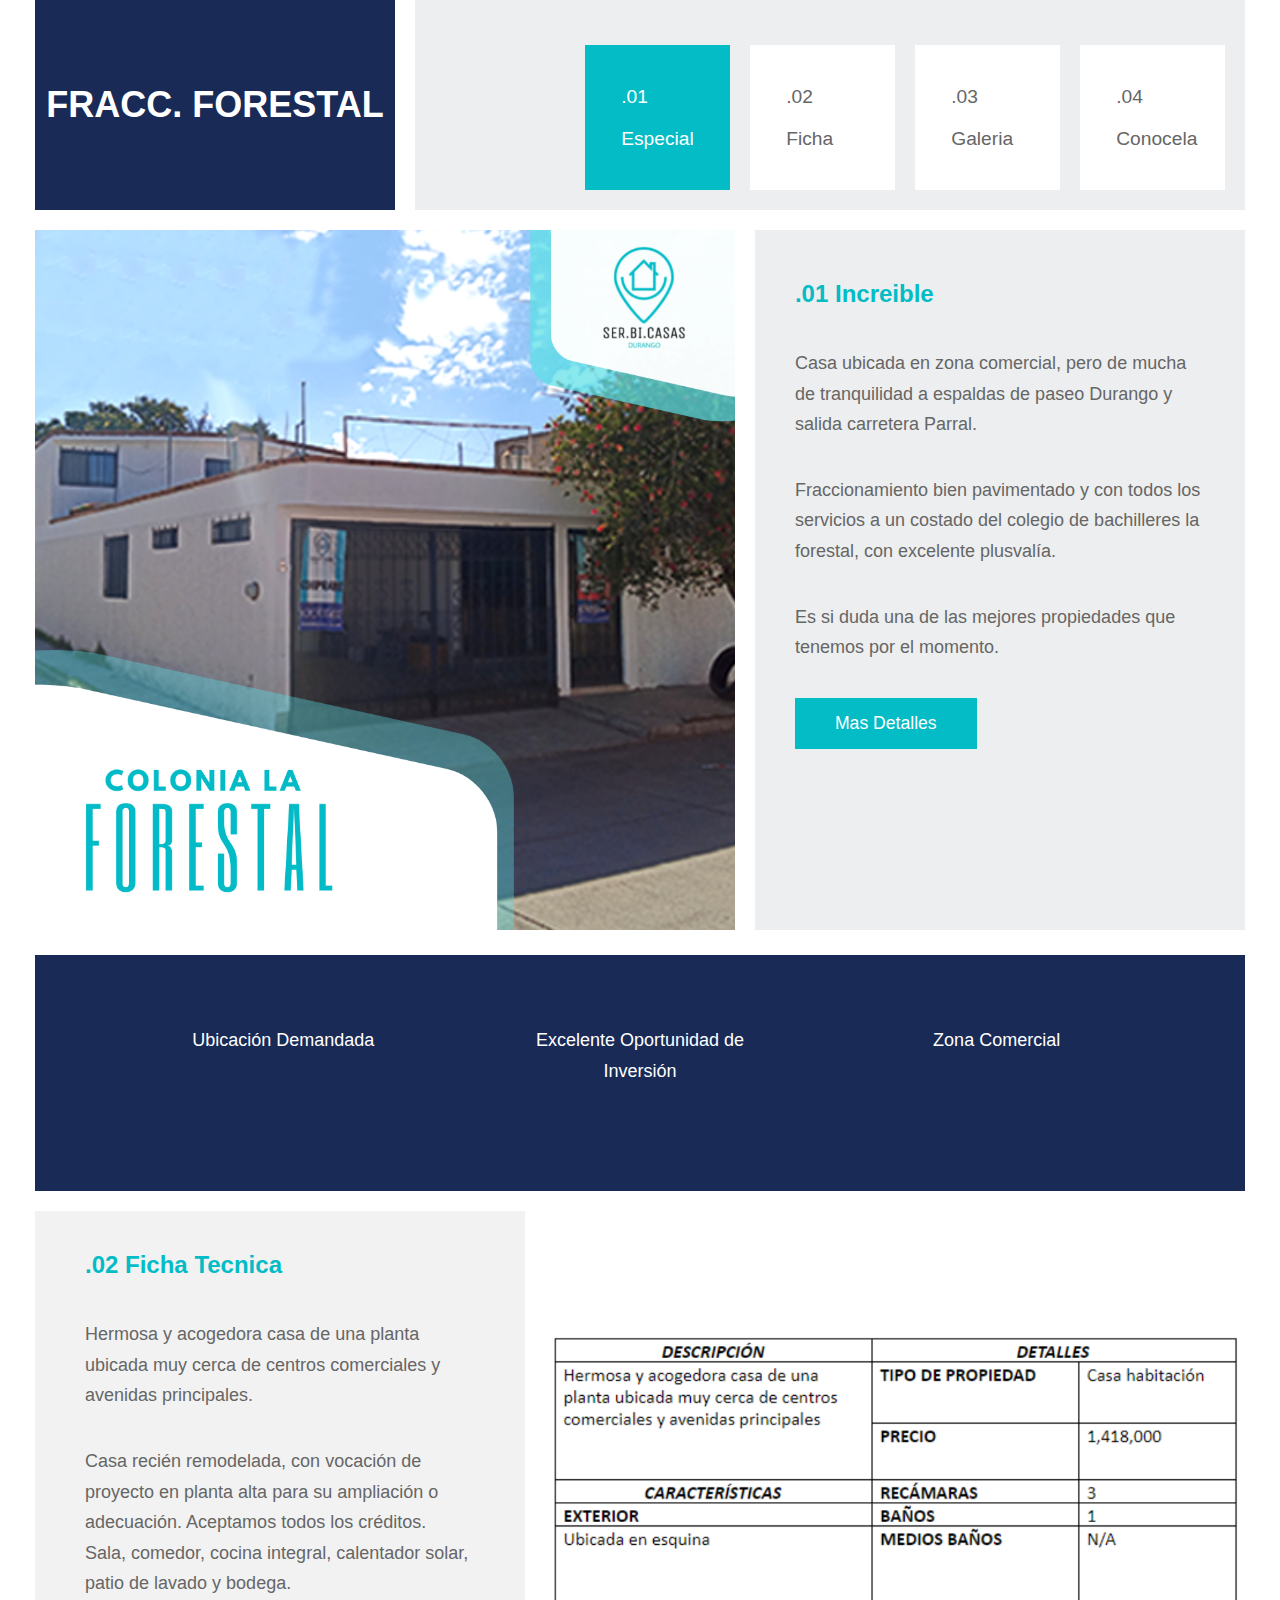
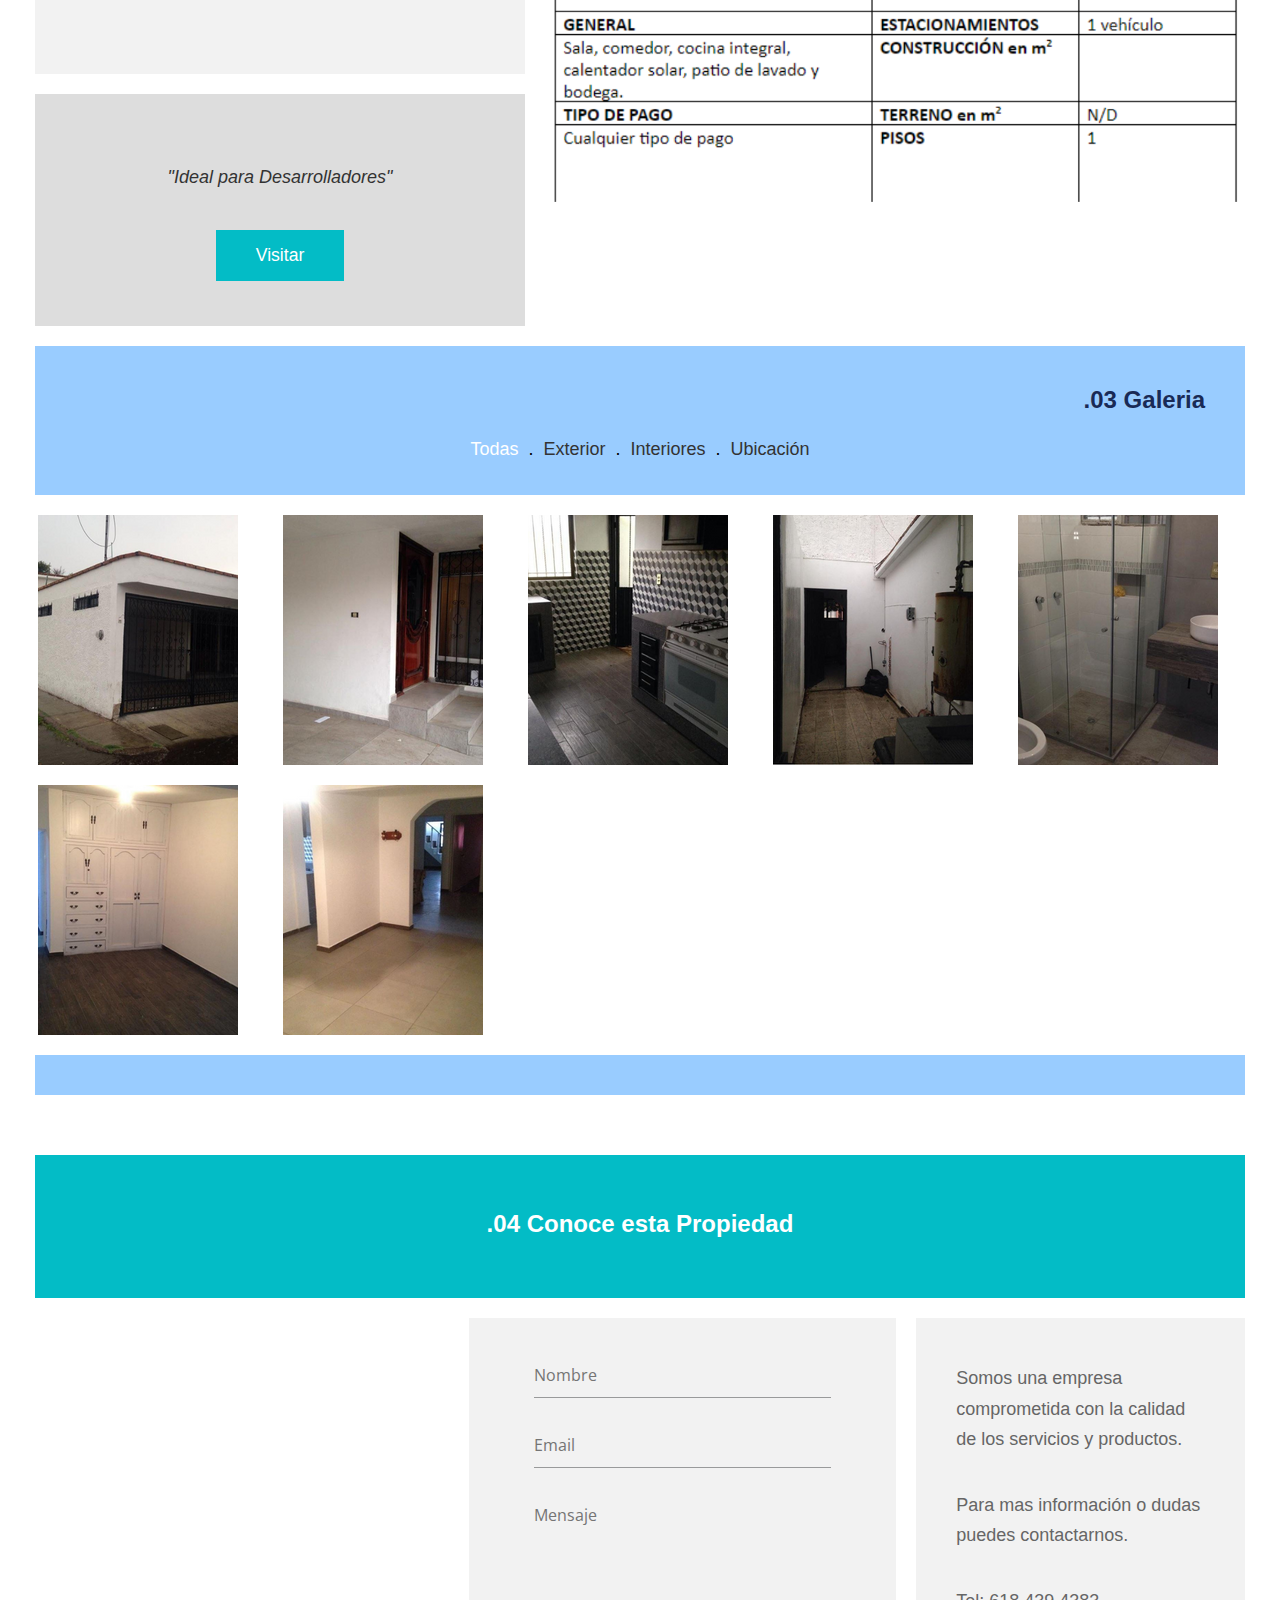
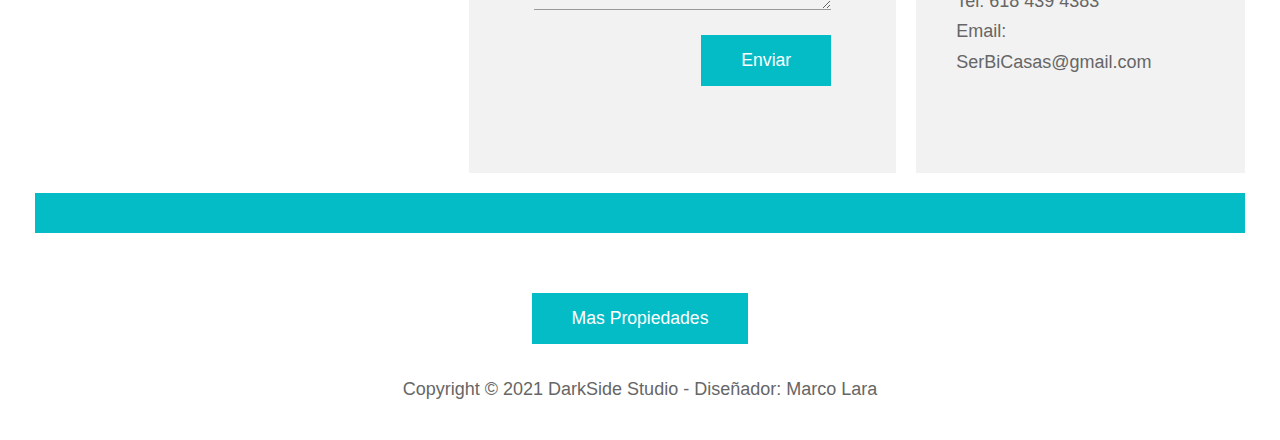
<file: Propiedades/Forestal.html>
<!DOCTYPE html>
<html lang="es">

<head>
    <meta charset="UTF-8">
    <meta name="viewport" content="width=device-width, initial-scale=1.0">
    <meta http-equiv="X-UA-Compatible" content="ie=edge">
    <link href="https://fonts.googleapis.com/css?family=Open+Sans:400" rel="stylesheet" />
    <link href="fontawesome/css/all.min.css" rel="stylesheet" />
    <link href="css/templatemo-comparto.css" rel="stylesheet" />
    <title>Propiedades</title>
</head>

<body>
    <!-- Back to top button -->
    <a id="button"><i class="fas fa-angle-up fa-2x"></i></a>
<!--Titulo-->
    <div class="container-fluid">
        <div class="tm-site-header tm-mb-1">
            <div class="tm-site-name-container tm-bg-color-1">
                <h1 class="tm-text-white">Fracc. Forestal</h1>
            </div>
            <div class="tm-nav-container tm-bg-color-8">
                <nav class="tm-nav" id="tm-nav">
                    <ul>
                        <li class="tm-nav-item current">
                            <a href="#about" class="tm-nav-link">
                                <span class="tm-mb-1">.01</span>
                                <span>Especial</span>
                            </a>
                        </li>
                        <li class="tm-nav-item">
                            <a href="#services" class="tm-nav-link">
                                <span class="tm-mb-1">.02</span>
                                <span>Ficha</span>
                            </a>
                        </li>
                        <li class="tm-nav-item">
                            <a href="#gallery" class="tm-nav-link">
                                <span class="tm-mb-1">.03</span>
                                <span>Galeria</span>
                            </a>
                        </li>
                        <li class="tm-nav-item">
                            <a href="#contact" class="tm-nav-link">
                                <span class="tm-nav-text tm-mb-1">.04</span>
                                <span class="tm-nav-text">Conocela</span>
                            </a>
                        </li>
                    </ul>
                </nav>
            </div>
        </div>
<!--Seccion 1-->
    <section class="tm-mb-1" id="about">
        <div class="tm-row tm-about-row">
            <div class="tm-section-1-l">
                    <img src="../images/Col_La_Forestal.png" alt="About image" class="tm-img-responsive">
            </div>
                <article class="tm-section-1-r tm-bg-color-8">
                    <h2 class="tm-mb-2 tm-title-color">.01 Increible</h2>
                    <p>Casa ubicada en zona comercial, pero de mucha de tranquilidad a espaldas de paseo Durango y salida carretera Parral.</p>
                    <p>Fraccionamiento bien pavimentado y con todos los servicios a un costado del colegio de bachilleres la forestal, con excelente plusvalía.</p>
                    <p>Es si duda una de las mejores propiedades que tenemos por el momento.</p>
                    
                    <a href="https://api.whatsapp.com/send?phone=+526181535433&text=Hola necesito más información de Fracc. Forestal" class="tm-btn tm-btn-1 tm-link-to-services">Mas Detalles</a>
                </article>
        </div>
    </section>
<!--Iconos-->
        <div class="tm-bg-color-1 tm-mb-1 tm-row tm-social-row">
            <div class="tm-icon">
                <div class="tm-icon-inner">
                    <a href="#contact">
                        <lord-icon
                            src="https://cdn.lordicon.com/uukerzzv.json"
                            trigger="loop"
                            colors="primary:#66d7ee,secondary:#66eece"
                            style="width:250px;height:250px">
                        </lord-icon>
                        <p>Ubicación Demandada</p>
                    </a>
                </div>
            </div>
            <div class="tm-icon">
                <div class="tm-icon-inner">
                    <a href="#gallery">
                        <lord-icon
                            src="https://cdn.lordicon.com/cjieiyzp.json"
                            trigger="loop"
                            colors="primary:#9ce5f4,secondary:#9ce5f4"
                            style="width:250px;height:250px">
                        </lord-icon>
                        <p>Excelente Oportunidad de Inversión</p>
                    </a>
                </div>
            </div>
            <div class="tm-icon">
                <div class="tm-icon-inner">
                    <a href="#contact">
                        <lord-icon
                            src="https://cdn.lordicon.com/fhtaantg.json"
                            trigger="loop"
                            colors="primary:#66d7ee,secondary:#66eece"
                            style="width:250px;height:250px">
                        </lord-icon>
                        <p>Zona Comercial</p>
                    </a>
                </div>
            </div>
        </div>
<!--Seccion 2-->
    <section class="tm-mb-1 tm-row tm-services-row" id="services">
        <div class="tm-section-2-l">
            <article class="tm-bg-color-6 tm-box-pad tm-mb-1">
                <h2 class="tm-mb-2">.02 Ficha Tecnica</h2>
                    <p>Hermosa y acogedora casa de una planta ubicada muy cerca de centros comerciales y avenidas principales.</p>
                    <p class="tm-mb-0">Casa recién  remodelada, con vocación de proyecto en planta alta para su ampliación o adecuación. 
                        Aceptamos todos los créditos.</p>
                    <p>Sala, comedor, cocina integral, calentador solar, patio de lavado y bodega. 

                    </p>
            </article>
                <div class="tm-bg-color-7 tm-em-box">
                    <p class="tm-text-color-2">"Ideal para Desarrolladores"</p>
                    <a href="https://api.whatsapp.com/send?phone=+526181535433&text=Hola necesito más información de Fracc. Forestal" class="tm-btn tm-btn-2">Visitar</a>
                </div>
        </div>
        <div class="tm-section-2-r">
            <img src="img/Forestal/Ficha_forestal.png" alt="Services image" class="tm-img-responsive">
        </div>
    </section>
<!--Galeria-->
    <section class="tm-bg-color-4 tm-mb-3 tm-gallery-section" id="gallery">
        <div class="tm-gallery-header">
            <h2 class="tm-mb-1 text-right">.03 Galeria</h2>
                <ul class="tm-gallery-filter tabs clearfix filters-button-group">
                    <li><a role="button" href="#" class="active" data-filter="*">Todas</a></li>
                    . <li><a role="button" href="#" data-filter=".exterior">Exterior</a></li>
                    . <li><a role="button" href="#" data-filter=".interior">Interiores</a></li>
                    . <li><a role="button" href="#" data-filter=".ubicacion">Ubicación</a></li>
                </ul>
        </div>
    <!--Fotos-->
        <div class="tm-gallery-outer">
            <div class="tm-gallery" id="tm-gallery">
                <div class="tm-gallery-item exterior">
                    <figure class="effect-bubba">
                        <img src="img/Forestal/fachada_mini.png" alt="Gallery item" class="tm-img-responsive" />
                            <figcaption>
                                <h2><span>Esquina</span></h2>
                                <p>Cochera y espacio justo en la esquina.</p>
                                <a href="img/Forestal/LA FORESTAL FACHADA.jpg" width="80px" height="90px" target="_blank">Ver</a>
                            </figcaption>
                    </figure>
                </div>
                <div class="tm-gallery-item exterior">
                    <figure class="effect-bubba">
                        <img src="img/Forestal/cochera_mini.png" alt="Gallery item" class="tm-img-responsive" />
                            <figcaption>
                                <h2><span>Espacio</span></h2>
                                <p>Cochera amplia para camioneta o vehiculos amplios</p>
                                <a href="img/Forestal/COCHERA.jpg" width="80px" height="90px" target="_blank">Ver</a>
                            </figcaption>
                    </figure>
                </div>
                <div class="tm-gallery-item interior">
                    <figure class="effect-bubba">
                        <img src="img/Forestal/cocina_mini.png" alt="Gallery item" class="tm-img-responsive" />
                            <figcaption>
                                <h2><span>Tu gusto</span></h2>
                                <p>Cocina completa e integral lista para usar</p>
                                <a href="img/Forestal/LA FORESTAL COCINA.jpg" width="80px" height="90px" target="_blank">Ver</a>
                            </figcaption>
                    </figure>
                </div>
                <div class="tm-gallery-item exterior">
                    <figure class="effect-bubba">
                        <img src="img/Forestal/patio_mini.png" alt="Gallery item" class="tm-img-responsive" />
                            <figcaption>
                                <h2><span>Servicio</span></h2>
                                <p>El patio de Servicio permite un lugar para mascotas y mas.</p>
                                <a href="img/Forestal/LA FORESTAL PATIO DE SERVICIO.jpg" width="80px" height="90px" target="_blank">Ver</a>
                            </figcaption>
                    </figure>
                </div>
                <div class="tm-gallery-item interior">
                    <figure class="effect-bubba">
                        <img src="img/Forestal/baño_mini.png" alt="Gallery item" class="tm-img-responsive" />
                            <figcaption>
                                <h2><span>Amplios</span></h2>
                                <p>Espacios ideales para cada necesidad</p>
                                <a href="img/Forestal/LA FORESTAL BAÑO.jpg" width="80px" height="90px" target="_blank">Ver</a>
                            </figcaption>
                    </figure>
                </div>
                <div class="tm-gallery-item interior">
                    <figure class="effect-bubba">
                        <img src="img/Forestal/recamara_mini.png" alt="Gallery item" class="tm-img-responsive" />
                            <figcaption>
                                <h2><span>Descanso</span></h2>
                                <p>Un lugar para construir recuerdos</p>
                                <a href="img/Forestal/LA FORESTAL RECAMARA.jpg">Ver</a>
                            </figcaption>
                    </figure>
                </div>
                <div class="tm-gallery-item interior">
                    <figure class="effect-bubba">
                        <img src="img/Forestal/sala_mini.png" alt="Gallery item" class="tm-img-responsive" />
                            <figcaption>
                                <h2><span>Diversión</span></h2>
                                <p>Un espacio para compartir</p>
                                <a href="img/Forestal/LA FORESTAL SALA.jpg">Ver</a>
                            </figcaption>
                    </figure>
                </div>
<!--
                <div class="tm-gallery-item ubicacion">
                    <figure class="effect-bubba">
                        <img src="img/gallery/gallery-item-08.jpg" alt="Gallery item" class="tm-img-responsive" />
                            <figcaption>
                                <h2>Color <span>Art</span></h2>
                                <p>You can create your own CSS website.</p>
                                <a href="#">View more</a>
                            </figcaption>
                    </figure>
                </div>
                <div class="tm-gallery-item ubicacion">
                    <figure class="effect-bubba">
                        <img src="img/gallery/gallery-item-09.jpg" alt="Gallery item" class="tm-img-responsive" />
                            <figcaption>
                                <h2>Take it <span>easy</span></h2>
                                <p>You can create your own art gallery.</p>
                                <a href="#">View more</a>
                            </figcaption>
                    </figure>
                </div>
                <div class="tm-gallery-item ubicacion">
                    <figure class="effect-bubba">
                        <img src="img/gallery/gallery-item-10.jpg" alt="Gallery item" class="tm-img-responsive" />
                            <figcaption>
                                <h2>Share <span>This</span></h2>
                                <p>You can make your own image gallery.</p>
                                <a href="#">View more</a>
                            </figcaption>
                    </figure>
                </div>
            </div>
            -->
        </div>
        <!--Fotos-->
    </section> 
<!-- Sección 4 -->
    <section id="contact" class="tm-bg-color-5 tm-mb-3">
            <h2 class="tm-text-white tm-contact-title">.04 Conoce esta Propiedad</h2>
        <div class="tm-bg-color-white tm-contact-main">
            <div class="map-outer">
                <div class="gmap-canvas">
                        <!-- How to change your own map point
                            1. Go to Google Maps
                            2. Click on your location point
                            3. Click "Share" and choose "Embed map" tab
                            4. Copy only URL and paste it within the src="" field below
                        -->
                        <iframe src="https://www.google.com/maps/embed?pb=!1m18!1m12!1m3!1d910.9936276385826!2d-104.6552552335975!3d24.03196399445759!2m3!1f0!2f0!3f0!3m2!1i1024!2i768!4f13.1!3m3!1m2!1s0x869bb74563fee84d%3A0x131a4cd1e7142ebf!2sSpa%20Theo%20Vital%20Cosm%C3%A9tica!5e0!3m2!1ses-419!2smx!4v1636488934881!5m2!1ses-419!2smx" 
                        width="600" height="450" style="border:0;" allowfullscreen="" loading="lazy">
                        </iframe>
                </div>
            </div>
        <div class="contact-form-outer">
            <form id="contact-form" action="" method="POST" class="tm-bg-color-6 tm-contact-form">
                <div class="form-group">
                    <input type="text" name="name" class="form-control" placeholder="Nombre" required="" />
                </div>
                <div class="form-group">
                    <input type="email" name="email" class="form-control" placeholder="Email" required="" />
                </div>
                <div class="form-group">
                    <textarea rows="4" name="message" class="form-control" placeholder="Mensaje"
                                required=""></textarea>
                </div>
                <div>
                    <button type="submit" class="ml-auto tm-btn tm-btn-3">
                                Enviar
                    </button>
                </div>
            </form>
                </div>
                <div class="contact-info-outer">
                    <div class="tm-bg-color-6 contact-info">
                        <p>Somos una empresa comprometida con la calidad de los servicios y productos.</p>
                        <p>Para mas información o dudas puedes contactarnos.</p>
                        <p class="tm-mb-0">Tel: <a href="tel:+526184394383">618 439 4383</a></p>
                        <p>Email: <a href="mailto:serbicasas@gmail.com">SerBiCasas@gmail.com</a></p>
                    </div>
                </div>
            </div>
        </section>
<!--Redes Sociales (Inabilitadas)-->
        <div class="tm-mb-4 text-center tm-social-s">
            <!--<a href="https://www.facebook.com/SerBiCasas-Durango-100921531621841" class="tm-social-link"><i class="fab fa-facebook tm-social-icon"></i></a>
            <a href="https://www.instagram.com/serbi_casas?r=nametag" class="tm-social-link"><i class="fab fa-instagram tm-social-icon"></i></a>
            <a href="https://vm.tiktok.com/ZM8yJV3AL/" class="tm-social-link"><i class="fab fa-twitter tm-social-icon"></i></a>
            <a href="https://youtube.com" class="tm-social-link"><i class="fab fa-youtube tm-social-icon"></i></a>-->
            <a href="../index.html" class="tm-btn tm-btn-1 tm-link-to-services">Mas Propiedades</a>
        </div>
<!--Footer (poner links)-->
        <footer class="text-center tm-mb-1">
            <p>Copyright &copy; 2021 DarkSide Studio 
            
            - Diseñador: <a rel="nofollow noopener" href="https://templatemo.com" target="_blank">Marco Lara</a></p>
        </footer>
    </div> 
<!-- .container -->
    <script src="js/jquery.min.js"></script> <!-- https://jquery.com/download/ -->
    <script src="js/imagesloaded.pkgd.min.js"></script> <!-- https://imagesloaded.desandro.com/ -->
    <script src="js/isotope.pkgd.min.js"></script> <!-- https://isotope.metafizzy.co/ -->
    <script src="js/jquery.singlePageNav.min.js"></script> <!-- https://github.com/ChrisWojcik/single-page-nav -->
    <script>

        // Scroll to Top button
        var btn = $('#button');

        $(window).scroll(function () {
            if ($(window).scrollTop() > 300) {
                btn.addClass('show');
            } else {
                btn.removeClass('show');
            }
        });

        btn.on('click', function (e) {
            e.preventDefault();
            $('html, body').animate({ scrollTop: 0 }, '300');
        });

        // DOM is ready
        $(function () {
            // Single Page Nav
            $('#tm-nav').singlePageNav({ speed: 600 });

            // Smooth Scroll (https://css-tricks.com/snippets/jquery/smooth-scrolling/)
            $('a[href*="#"]')
                // Remove links that don't actually link to anything
                .not('[href="#"]')
                .not('[href="#0"]')
                .click(function (event) {
                    // On-page links
                    if (
                        location.pathname.replace(/^\//, '') == this.pathname.replace(/^\//, '')
                        &&
                        location.hostname == this.hostname
                    ) {
                        // Figure out element to scroll to
                        var target = $(this.hash);
                        target = target.length ? target : $('[name=' + this.hash.slice(1) + ']');
                        // Does a scroll target exist?
                        if (target.length) {
                            // Only prevent default if animation is actually gonna happen
                            event.preventDefault();
                            $('html, body').animate({
                                scrollTop: target.offset().top
                            }, 600, function () {
                                // Callback after animation
                                // Must change focus!
                                var $target = $(target);
                                $target.focus();
                                if ($target.is(":focus")) { // Checking if the target was focused
                                    return false;
                                } else {
                                    $target.attr('tabindex', '-1'); // Adding tabindex for elements not focusable
                                    $target.focus(); // Set focus again
                                };
                            });
                        }
                    }
                });

            /* Isotope Gallery */

            // init isotope
            var $gallery = $(".tm-gallery").isotope({
                itemSelector: ".tm-gallery-item",
                layoutMode: "fitRows"
            });
            // layout Isotope after each image loads
            $gallery.imagesLoaded().progress(function () {
                $gallery.isotope("layout");
            });

            $(".filters-button-group").on("click", "a", function () {
                var filterValue = $(this).attr("data-filter");
                $gallery.isotope({ filter: filterValue });
            });

            $(".tabgroup > div").hide();
            $(".tabgroup > div:first-of-type").show();
            $(".tabs a").click(function (e) {
                e.preventDefault();
                var $this = $(this),
                    tabgroup = "#" + $this.parents(".tabs").data("tabgroup"),
                    others = $this
                        .closest("li")
                        .siblings()
                        .children("a"),
                    target = $this.attr("href");
                others.removeClass("active");
                $this.addClass("active");
            });
        });
    </script>
    <script src="https://cdn.lordicon.com/libs/mssddfmo/lord-icon-2.1.0.js"></script>

</body>
</html>
</file>
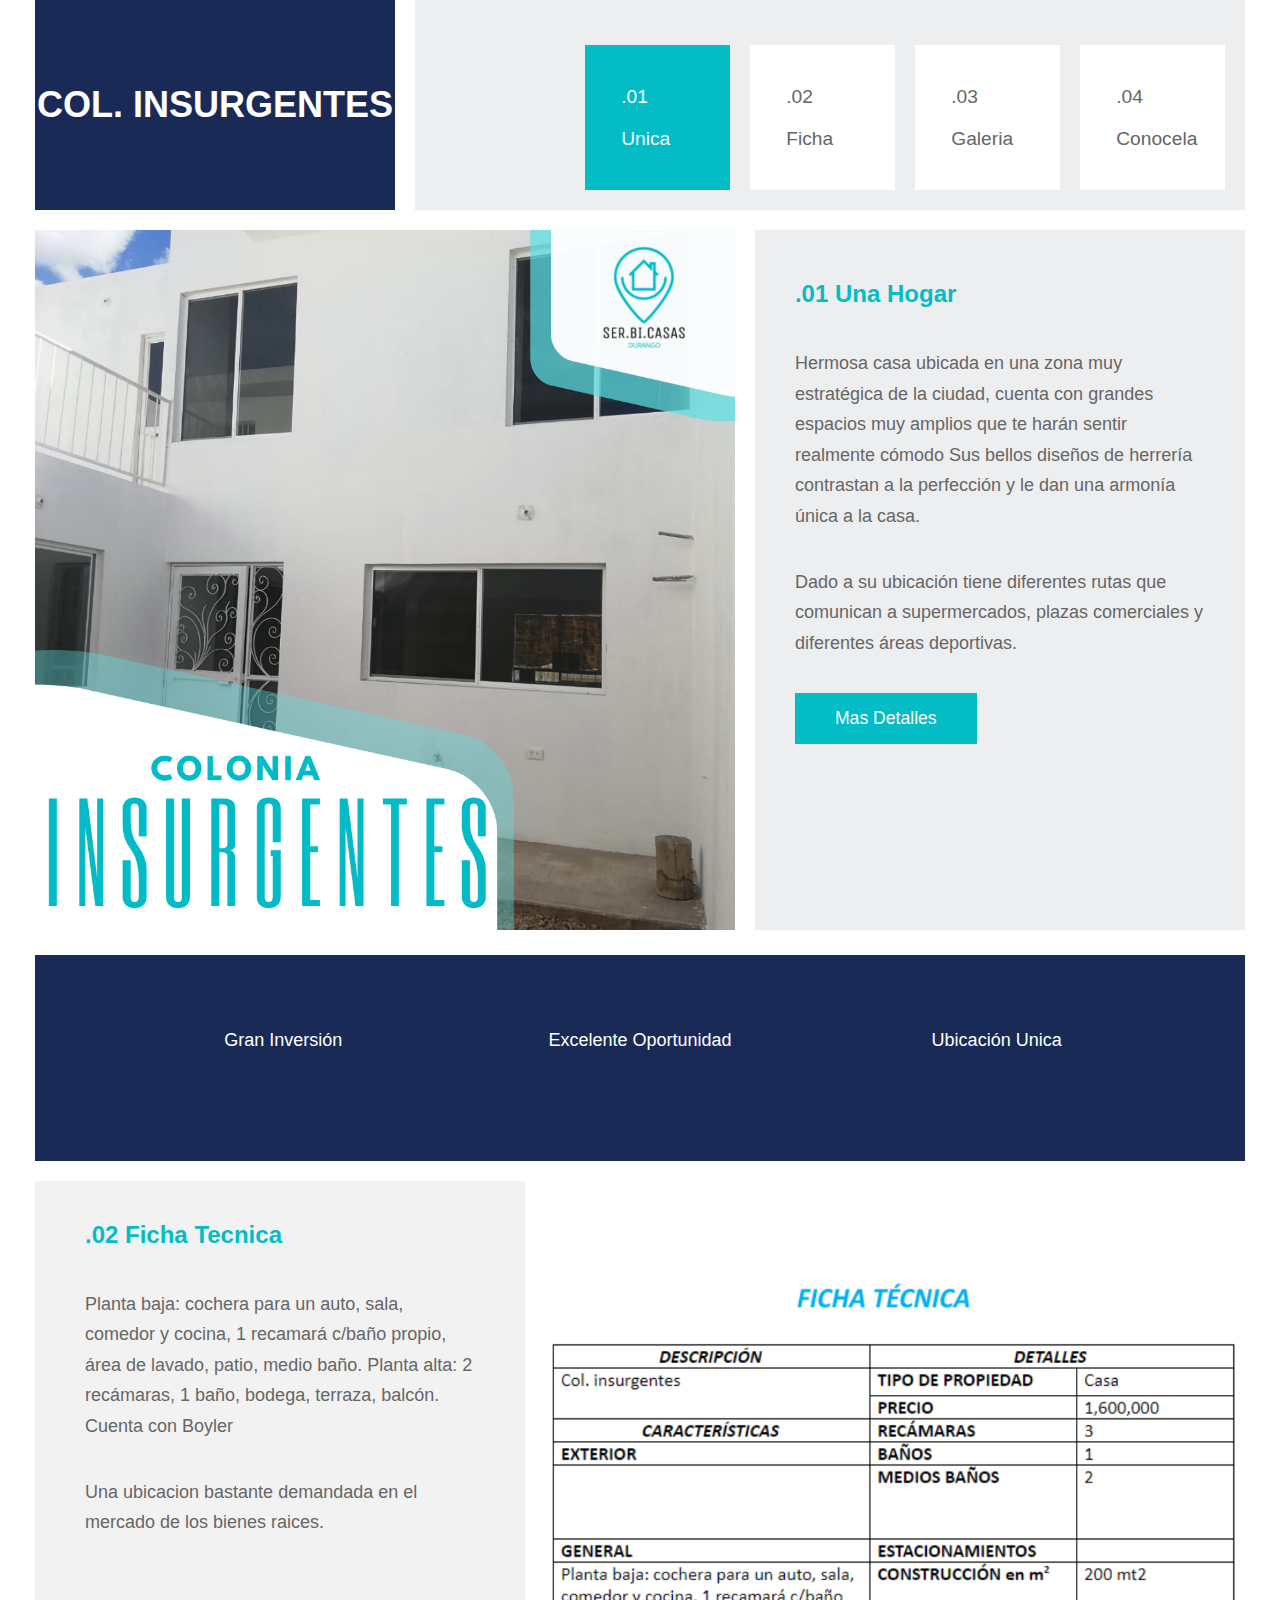
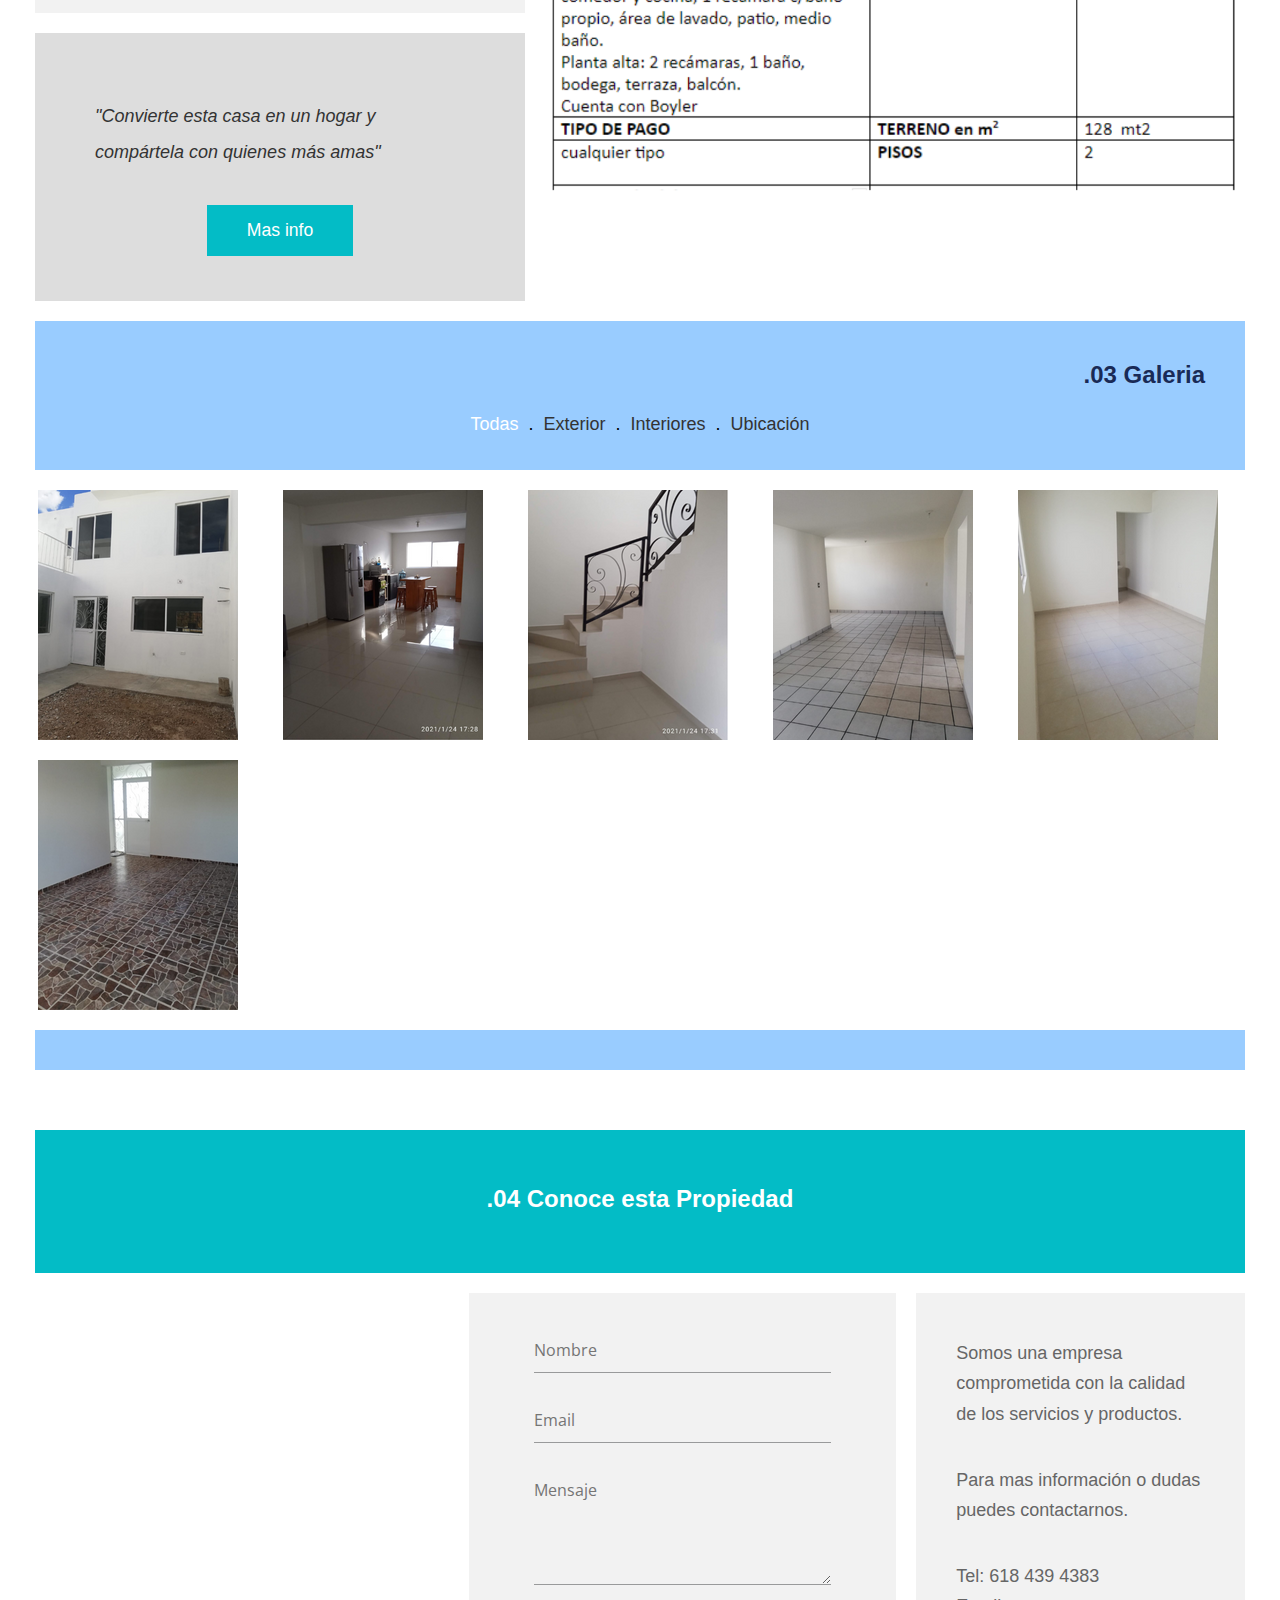
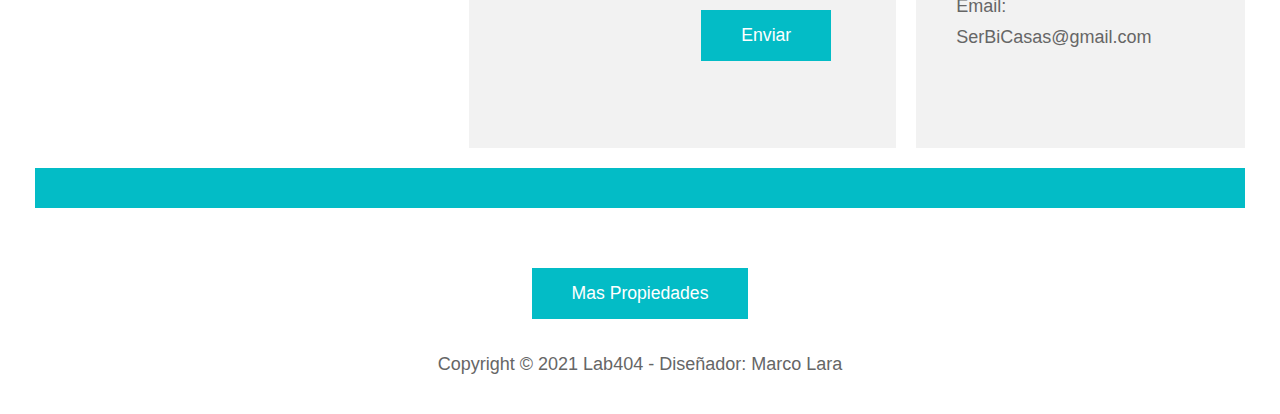
<file: Propiedades/Insurgentes.html>
<!DOCTYPE html>
<html lang="es">

<head>
    <meta charset="UTF-8">
    <meta name="viewport" content="width=device-width, initial-scale=1.0">
    <meta http-equiv="X-UA-Compatible" content="ie=edge">
    <link href="https://fonts.googleapis.com/css?family=Open+Sans:400" rel="stylesheet" />
    <link href="fontawesome/css/all.min.css" rel="stylesheet" />
    <link href="css/templatemo-comparto.css" rel="stylesheet" />
    <title>Casa en venta, Durango, excelente propiedad, inmuebles, bienes raices,</title>
</head>

<body>
    <!-- Back to top button -->
    <a id="button"><i class="fas fa-angle-up fa-2x"></i></a>
<!--Titulo-->
    <div class="container-fluid">
        <div class="tm-site-header tm-mb-1">
            <div class="tm-site-name-container tm-bg-color-1">
                <h1 class="tm-text-white">Col. Insurgentes</h1>
            </div>
            <div class="tm-nav-container tm-bg-color-8">
                <nav class="tm-nav" id="tm-nav">
                    <ul>
                        <li class="tm-nav-item current">
                            <a href="#about" class="tm-nav-link">
                                <span class="tm-mb-1">.01</span>
                                <span>Unica</span>
                            </a>
                        </li>
                        <li class="tm-nav-item">
                            <a href="#services" class="tm-nav-link">
                                <span class="tm-mb-1">.02</span>
                                <span>Ficha</span>
                            </a>
                        </li>
                        <li class="tm-nav-item">
                            <a href="#gallery" class="tm-nav-link">
                                <span class="tm-mb-1">.03</span>
                                <span>Galeria</span>
                            </a>
                        </li>
                        <li class="tm-nav-item">
                            <a href="#contact" class="tm-nav-link">
                                <span class="tm-nav-text tm-mb-1">.04</span>
                                <span class="tm-nav-text">Conocela</span>
                            </a>
                        </li>
                    </ul>
                </nav>
            </div>
        </div>
<!--Seccion 1-->
    <section class="tm-mb-1" id="about">
        <div class="tm-row tm-about-row">
            <div class="tm-section-1-l">
                    <img src="../images/INSURGENTES_PORTADA.png" alt="About image" class="tm-img-responsive">
            </div>
                <article class="tm-section-1-r tm-bg-color-8">
                    <h2 class="tm-mb-2 tm-title-color">.01 Una Hogar</h2>
                    <p>Hermosa casa ubicada en una zona muy estratégica de la ciudad, cuenta con grandes espacios muy amplios que te harán sentir realmente cómodo
                        Sus bellos diseños de herrería contrastan a la perfección y le dan una armonía única a la casa.</p>
                    <p>Dado a su ubicación tiene diferentes rutas que comunican a supermercados, 
                        plazas comerciales y diferentes áreas deportivas.</p>                    
                    <a href="https://api.whatsapp.com/send?phone=+526181535433&text=Hola necesito más información de Col. Bella Vista" class="tm-btn tm-btn-1 tm-link-to-services">Mas Detalles</a>
                </article>
        </div>
    </section>
<!--Iconos-->
        <div class="tm-bg-color-1 tm-mb-1 tm-row tm-social-row">
            <div class="tm-icon">
                <div class="tm-icon-inner">
                    <a href="#contact">
                        <lord-icon
                            src="https://cdn.lordicon.com/qhviklyi.json"
                            trigger="loop"
                            colors="primary:#66d7ee,secondary:#66eece"
                            style="width:250px;height:250px">
                        </lord-icon>
                        <p>Gran Inversión</p>
                    </a>
                </div>
            </div>
            <div class="tm-icon">
                <div class="tm-icon-inner">
                    <a href="#gallery">
                        <lord-icon
                            src="https://cdn.lordicon.com/cjieiyzp.json"
                            trigger="loop"
                            colors="primary:#9ce5f4,secondary:#9ce5f4"
                            style="width:250px;height:250px">
                        </lord-icon>
                        <p>Excelente Oportunidad</p>
                    </a>
                </div>
            </div>
            <div class="tm-icon">
                <div class="tm-icon-inner">
                    <a href="#contact">
                        <lord-icon
                            src="https://cdn.lordicon.com/iltqorsz.json"
                            trigger="loop"
                            colors="primary:#9ce5f4,secondary:#9cf4df"
                            style="width:250px;height:250px">
                        </lord-icon>
                        <p>Ubicación Unica</p>
                    </a>
                </div>
            </div>
        </div>
<!--Seccion 2-->
    <section class="tm-mb-1 tm-row tm-services-row" id="services">
        <div class="tm-section-2-l">
            <article class="tm-bg-color-6 tm-box-pad tm-mb-1">
                <h2 class="tm-mb-2">.02 Ficha Tecnica</h2>
                    <p>Planta baja: cochera para un auto, sala, comedor y cocina, 1 recamará c/baño propio, área de lavado, patio, medio baño.
                        Planta alta: 2 recámaras, 1 baño, bodega, terraza, balcón.
                        Cuenta con Boyler</p>
                    <p class="tm-mb-0">Una ubicacion bastante demandada en el mercado de los bienes raices.</p>
                    <p></p>
            </article>
                <div class="tm-bg-color-7 tm-em-box">
                    <p class="tm-text-color-2">"Convierte esta casa en un hogar y compártela con quienes más amas"</p>
                    <a href="https://api.whatsapp.com/send?phone=+526181535433&text=Hola necesito más información de Col. Insurgentes" class="tm-btn tm-btn-2">Mas info</a>
                </div>
        </div>
        <div class="tm-section-2-r">
            <img src="img/Insurgentes/FICHA_TEC.png" alt="Services image" class="tm-img-responsive">
        </div>
    </section>
<!--Galeria-->
    <section class="tm-bg-color-4 tm-mb-3 tm-gallery-section" id="gallery">
        <div class="tm-gallery-header">
            <h2 class="tm-mb-1 text-right">.03 Galeria</h2>
                <ul class="tm-gallery-filter tabs clearfix filters-button-group">
                    <li><a role="button" href="#" class="active" data-filter="*">Todas</a></li>
                    . <li><a role="button" href="#" data-filter=".exterior">Exterior</a></li>
                    . <li><a role="button" href="#" data-filter=".interior">Interiores</a></li>
                    . <li><a role="button" href="#" data-filter=".ubicacion">Ubicación</a></li>
                </ul>
        </div>
    <!--Fotos-->
        <div class="tm-gallery-outer">
            <div class="tm-gallery" id="tm-gallery">
                <div class="tm-gallery-item exterior">
                    <figure class="effect-bubba">
                        <img src="img/Insurgentes/fachada_mini.png" alt="Gallery item" class="tm-img-responsive" />
                            <figcaption>
                                <h2><span>Espacio</span></h2>
                                <p>Un espacio amplio pensado para familias</p>
                                <a href="img/Insurgentes/FACHADA.jpg" width="80px" height="90px" target="_blank">Ver</a>
                            </figcaption>
                    </figure>
                </div>
                <div class="tm-gallery-item interior">
                    <figure class="effect-bubba">
                        <img src="img/Insurgentes/comedor_mini.png" alt="Gallery item" class="tm-img-responsive" />
                            <figcaption>
                                <h2><span>Disfruta</span></h2>
                                <p>Ideal para formar un hogar</p>
                                <a href="img/Insurgentes/COMEDOR.jpg" width="80px" height="90px" target="_blank">Ver</a>
                            </figcaption>
                    </figure>
                </div>
                <div class="tm-gallery-item interior">
                    <figure class="effect-bubba">
                        <img src="img/Insurgentes/escalera_mini.png" alt="Gallery item" class="tm-img-responsive" />
                            <figcaption>
                                <h2><span>Oportunidad</span></h2>
                                <p>Es una gran inversión</p>
                                <a href="img/Insurgentes/ESCALERA.jpg" width="80px" height="90px" target="_blank">Ver</a>
                            </figcaption>
                    </figure>
                </div>
                <div class="tm-gallery-item interior">
                    <figure class="effect-bubba">
                        <img src="img/Insurgentes/estancia_mini.png" alt="Gallery item" class="tm-img-responsive" />
                            <figcaption>
                                <h2><span>Unico</span></h2>
                                <p>La ubicación permite oportunidad para crecer</p>
                                <a href="img/Insurgentes/ESTANCIA.jpg" width="80px" height="90px" target="_blank">Ver</a>
                            </figcaption>
                    </figure>
                </div>
                <div class="tm-gallery-item interior">
                    <figure class="effect-bubba">
                        <img src="img/Insurgentes/recamara_mini.png" alt="Gallery item" class="tm-img-responsive" />
                            <figcaption>
                                <h2><span>Personal</span></h2>
                                <p>Espacios para la creatividad individual</p>
                                <a href="img/Insurgentes/RECAMARA.jpg" width="80px" height="90px" target="_blank">Ver</a>
                            </figcaption>
                    </figure>
                </div>
                <div class="tm-gallery-item interior">
                    <figure class="effect-bubba">
                        <img src="img/Insurgentes/sala_mini.png" alt="Gallery item" class="tm-img-responsive" />
                            <figcaption>
                                <h2><span>Compartir</span></h2>
                                <p>Con lo necesario para convivir</p>
                                <a href="img/Insurgentes/SALA.jpg" width="80px" height="90px" target="_blank">Ver</a>
                            </figcaption>
                    </figure>
                </div>
        </div>
        <!--Fotos-->
    </section> 
<!-- Sección 4 -->
    <section id="contact" class="tm-bg-color-5 tm-mb-3">
            <h2 class="tm-text-white tm-contact-title">.04 Conoce esta Propiedad</h2>
        <div class="tm-bg-color-white tm-contact-main">
            <div class="map-outer">
                <div class="gmap-canvas">
                        <!-- How to change your own map point
                            1. Go to Google Maps
                            2. Click on your location point
                            3. Click "Share" and choose "Embed map" tab
                            4. Copy only URL and paste it within the src="" field below
                        -->
                        <iframe src="https://www.google.com/maps/embed?pb=!1m18!1m12!1m3!1d910.9936276385826!2d-104.6552552335975!3d24.03196399445759!2m3!1f0!2f0!3f0!3m2!1i1024!2i768!4f13.1!3m3!1m2!1s0x869bb74563fee84d%3A0x131a4cd1e7142ebf!2sSpa%20Theo%20Vital%20Cosm%C3%A9tica!5e0!3m2!1ses-419!2smx!4v1636488934881!5m2!1ses-419!2smx" 
                        width="600" height="450" style="border:0;" allowfullscreen="" loading="lazy">
                        </iframe>
                </div>
            </div>
        <div class="contact-form-outer">
            <form id="contact-form" action="" method="POST" class="tm-bg-color-6 tm-contact-form">
                <div class="form-group">
                    <input type="text" name="name" class="form-control" placeholder="Nombre" required="" />
                </div>
                <div class="form-group">
                    <input type="email" name="email" class="form-control" placeholder="Email" required="" />
                </div>
                <div class="form-group">
                    <textarea rows="4" name="message" class="form-control" placeholder="Mensaje"
                                required=""></textarea>
                </div>
                <div>
                    <button type="submit" class="ml-auto tm-btn tm-btn-3">
                                Enviar
                    </button>
                </div>
            </form>
                </div>
                <div class="contact-info-outer">
                    <div class="tm-bg-color-6 contact-info">
                        <p>Somos una empresa comprometida con la calidad de los servicios y productos.</p>
                        <p>Para mas información o dudas puedes contactarnos.</p>
                        <p class="tm-mb-0">Tel: <a href="tel:+526184394383">618 439 4383</a></p>
                        <p>Email: <a href="mailto:serbicasas@gmail.com">SerBiCasas@gmail.com</a></p>
                    </div>
                </div>
            </div>
        </section>
<!--Redes Sociales (Inabilitadas)-->
        <div class="tm-mb-4 text-center tm-social-s">
            <!--<a href="https://www.facebook.com/SerBiCasas-Durango-100921531621841" class="tm-social-link"><i class="fab fa-facebook tm-social-icon"></i></a>
            <a href="https://www.instagram.com/serbi_casas?r=nametag" class="tm-social-link"><i class="fab fa-instagram tm-social-icon"></i></a>
            <a href="https://vm.tiktok.com/ZM8yJV3AL/" class="tm-social-link"><i class="fab fa-twitter tm-social-icon"></i></a>
            <a href="https://youtube.com" class="tm-social-link"><i class="fab fa-youtube tm-social-icon"></i></a>-->
            <a href="../index.html" class="tm-btn tm-btn-1 tm-link-to-services">Mas Propiedades</a>
        </div>
<!--Footer (poner links)-->
        <footer class="text-center tm-mb-1">
            <p>Copyright &copy; 2021 Lab404 
            
            - Diseñador: <a rel="nofollow noopener" href="#" target="_blank">Marco Lara</a></p>
        </footer>
    </div> 
<!-- .container -->
    <script src="js/jquery.min.js"></script> <!-- https://jquery.com/download/ -->
    <script src="js/imagesloaded.pkgd.min.js"></script> <!-- https://imagesloaded.desandro.com/ -->
    <script src="js/isotope.pkgd.min.js"></script> <!-- https://isotope.metafizzy.co/ -->
    <script src="js/jquery.singlePageNav.min.js"></script> <!-- https://github.com/ChrisWojcik/single-page-nav -->
    <script>

        // Scroll to Top button
        var btn = $('#button');

        $(window).scroll(function () {
            if ($(window).scrollTop() > 300) {
                btn.addClass('show');
            } else {
                btn.removeClass('show');
            }
        });

        btn.on('click', function (e) {
            e.preventDefault();
            $('html, body').animate({ scrollTop: 0 }, '300');
        });

        // DOM is ready
        $(function () {
            // Single Page Nav
            $('#tm-nav').singlePageNav({ speed: 600 });

            // Smooth Scroll (https://css-tricks.com/snippets/jquery/smooth-scrolling/)
            $('a[href*="#"]')
                // Remove links that don't actually link to anything
                .not('[href="#"]')
                .not('[href="#0"]')
                .click(function (event) {
                    // On-page links
                    if (
                        location.pathname.replace(/^\//, '') == this.pathname.replace(/^\//, '')
                        &&
                        location.hostname == this.hostname
                    ) {
                        // Figure out element to scroll to
                        var target = $(this.hash);
                        target = target.length ? target : $('[name=' + this.hash.slice(1) + ']');
                        // Does a scroll target exist?
                        if (target.length) {
                            // Only prevent default if animation is actually gonna happen
                            event.preventDefault();
                            $('html, body').animate({
                                scrollTop: target.offset().top
                            }, 600, function () {
                                // Callback after animation
                                // Must change focus!
                                var $target = $(target);
                                $target.focus();
                                if ($target.is(":focus")) { // Checking if the target was focused
                                    return false;
                                } else {
                                    $target.attr('tabindex', '-1'); // Adding tabindex for elements not focusable
                                    $target.focus(); // Set focus again
                                };
                            });
                        }
                    }
                });

            /* Isotope Gallery */

            // init isotope
            var $gallery = $(".tm-gallery").isotope({
                itemSelector: ".tm-gallery-item",
                layoutMode: "fitRows"
            });
            // layout Isotope after each image loads
            $gallery.imagesLoaded().progress(function () {
                $gallery.isotope("layout");
            });

            $(".filters-button-group").on("click", "a", function () {
                var filterValue = $(this).attr("data-filter");
                $gallery.isotope({ filter: filterValue });
            });

            $(".tabgroup > div").hide();
            $(".tabgroup > div:first-of-type").show();
            $(".tabs a").click(function (e) {
                e.preventDefault();
                var $this = $(this),
                    tabgroup = "#" + $this.parents(".tabs").data("tabgroup"),
                    others = $this
                        .closest("li")
                        .siblings()
                        .children("a"),
                    target = $this.attr("href");
                others.removeClass("active");
                $this.addClass("active");
            });
        });
    </script>
    <script src="https://cdn.lordicon.com/libs/mssddfmo/lord-icon-2.1.0.js"></script>

</body>
</html>
</file>
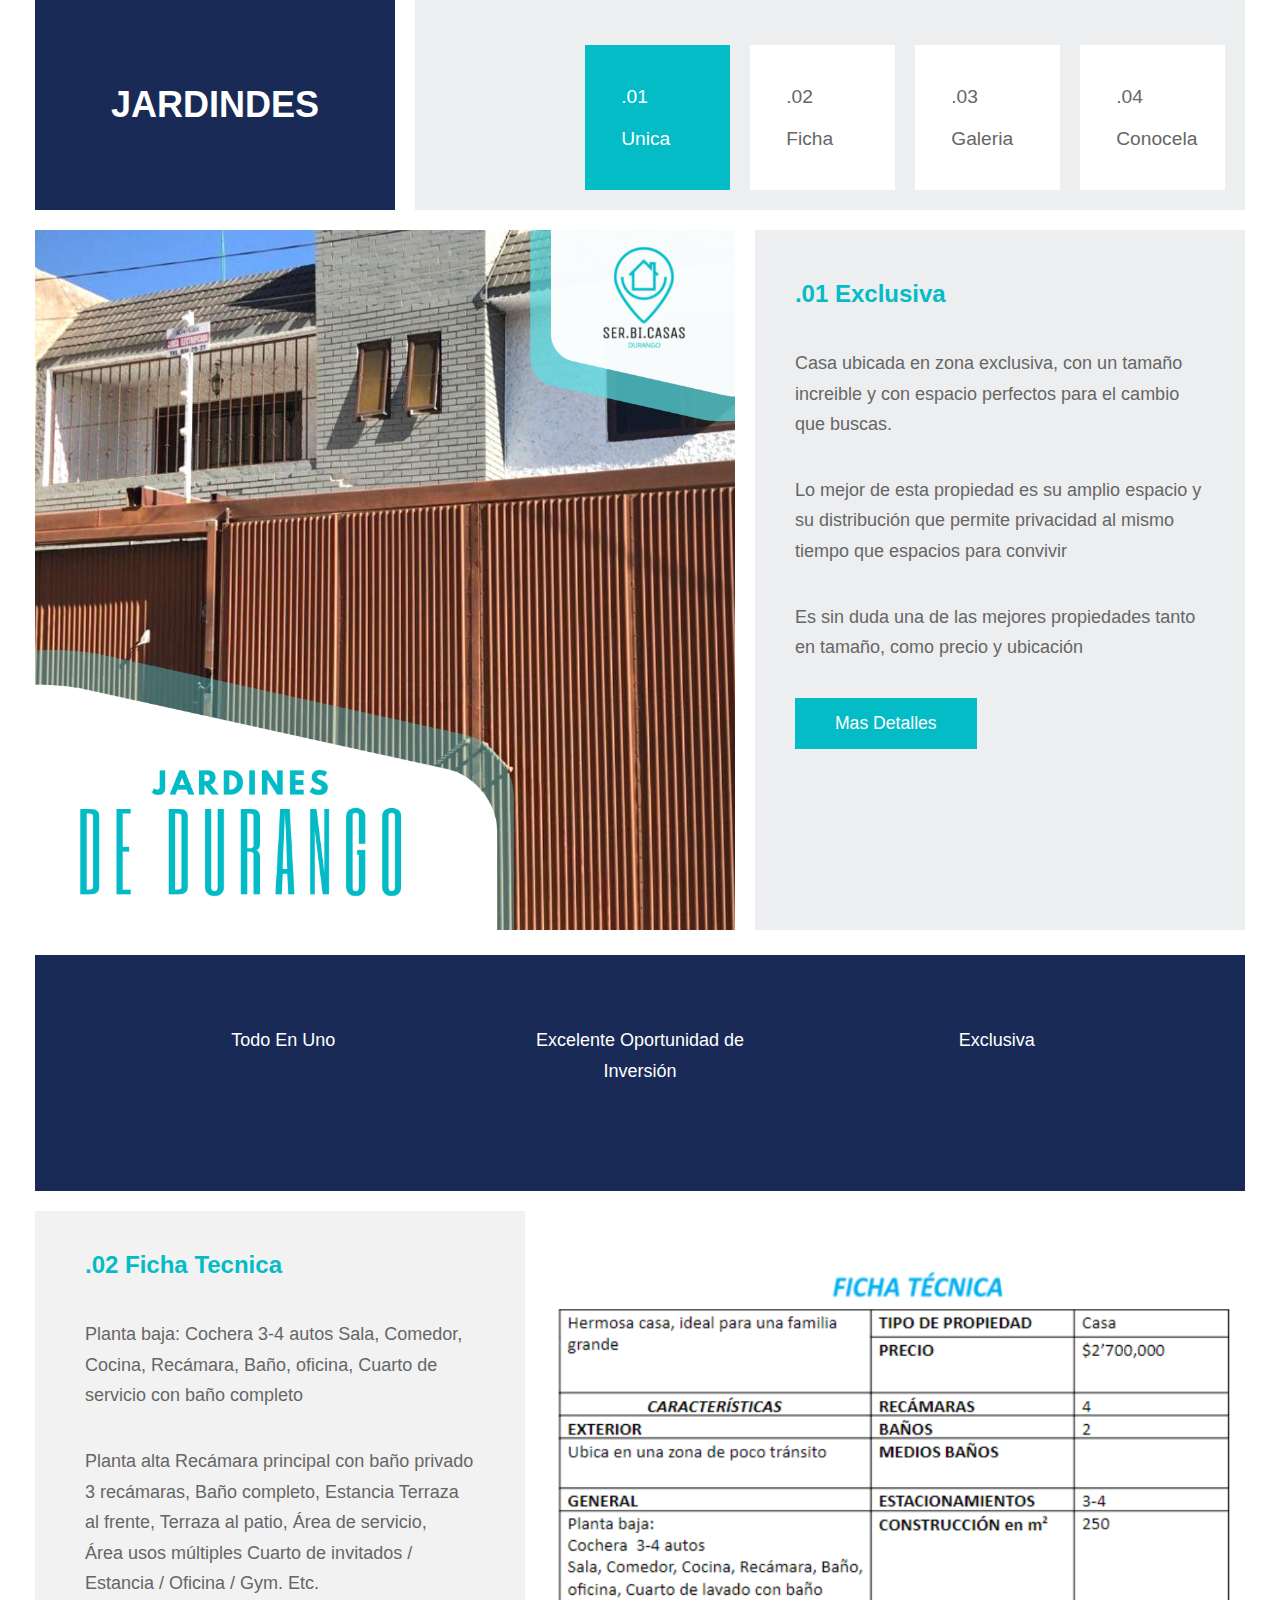
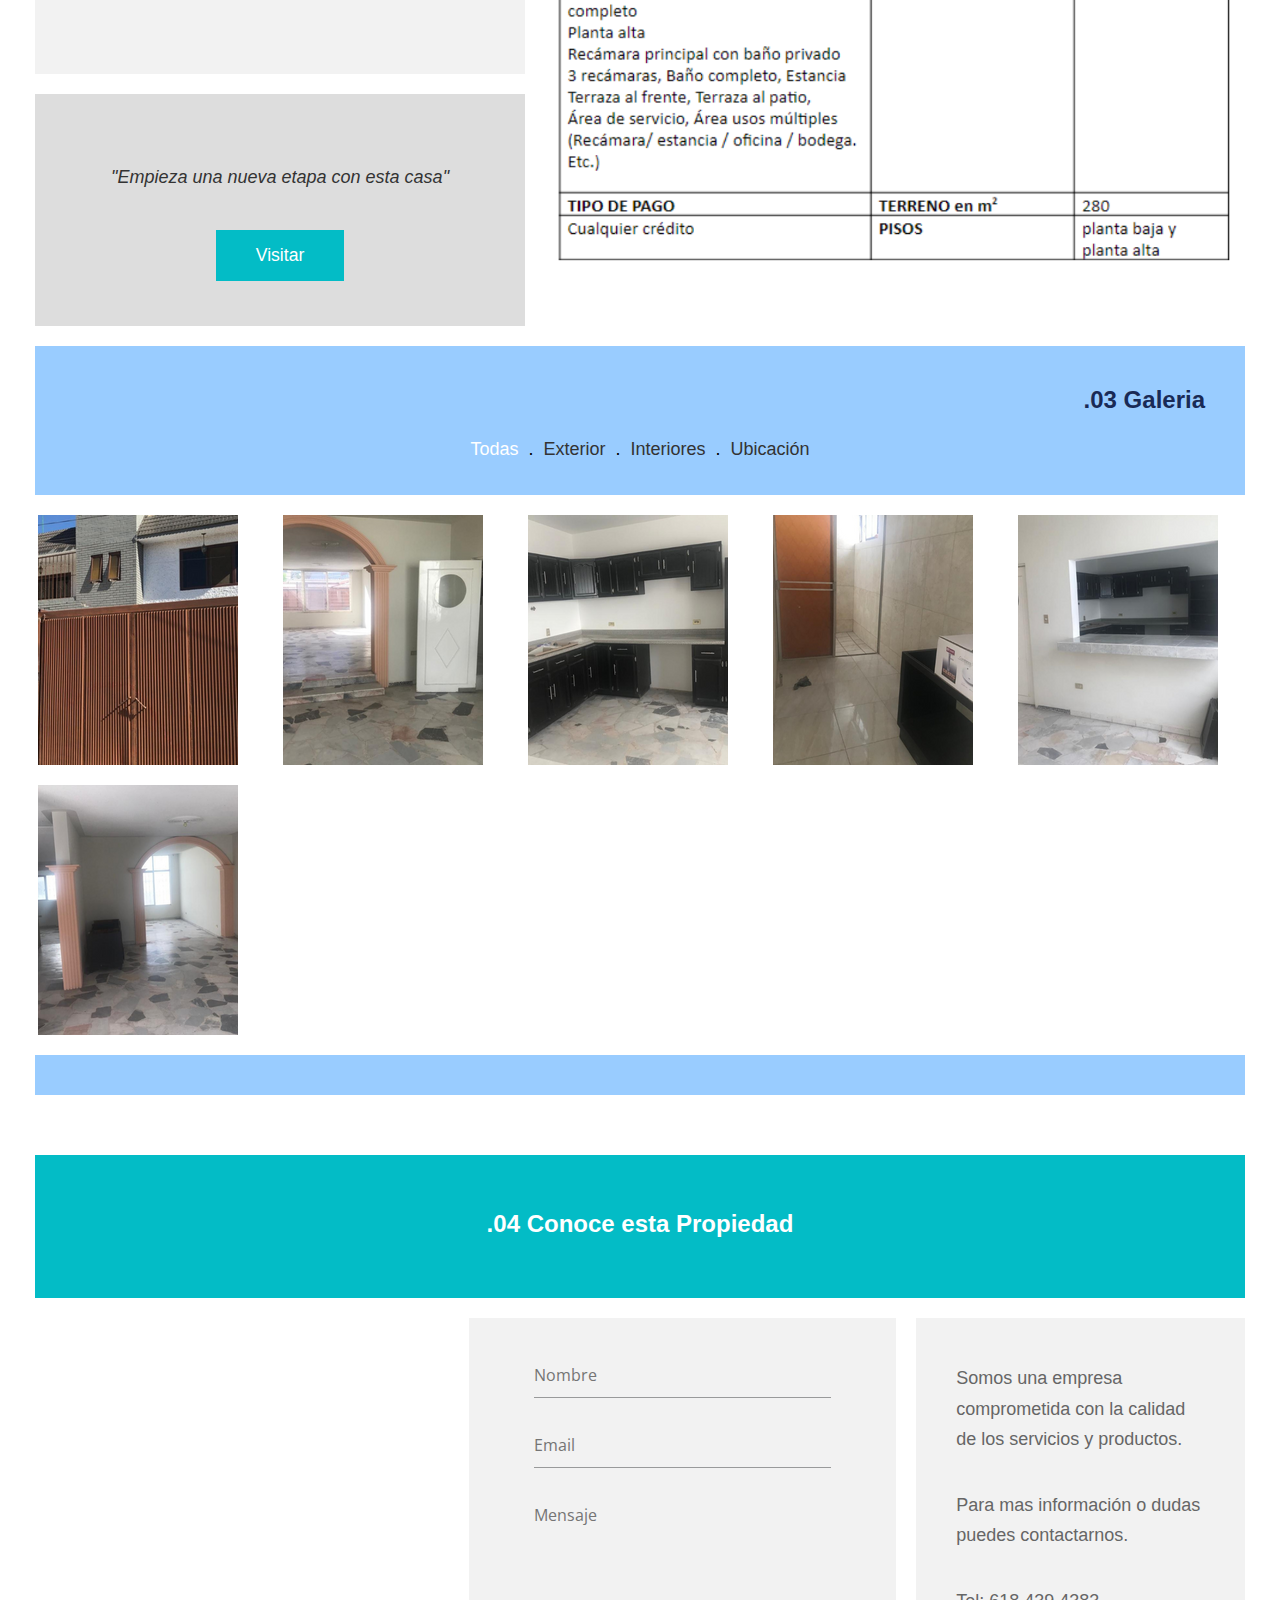
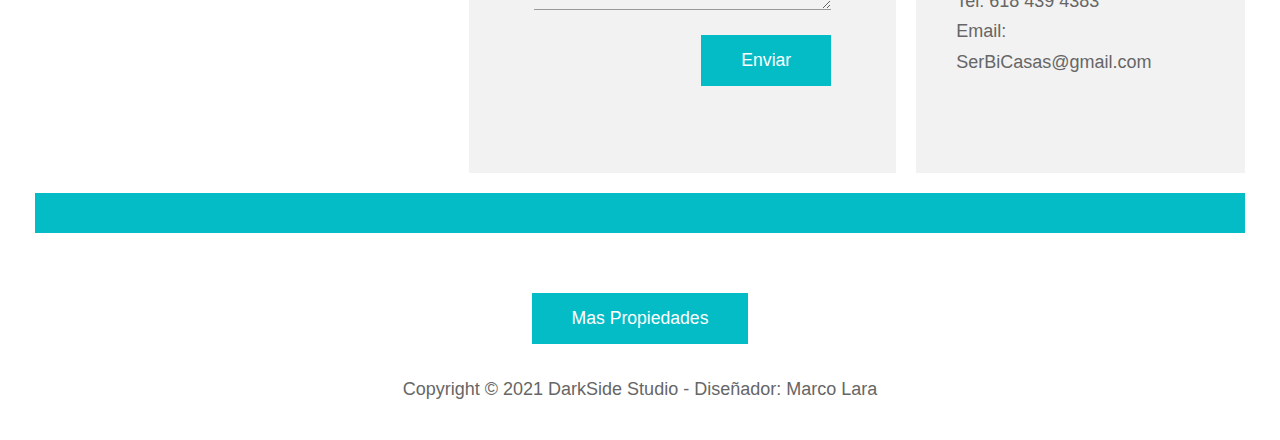
<file: Propiedades/Jardines_Dgo_1.html>
<!DOCTYPE html>
<html lang="es">

<head>
    <meta charset="UTF-8">
    <meta name="viewport" content="width=device-width, initial-scale=1.0">
    <meta http-equiv="X-UA-Compatible" content="ie=edge">
    <link href="https://fonts.googleapis.com/css?family=Open+Sans:400" rel="stylesheet" />
    <link href="fontawesome/css/all.min.css" rel="stylesheet" />
    <link href="css/templatemo-comparto.css" rel="stylesheet" />
    <title>Propiedades</title>
</head>

<body>
    <!-- Back to top button -->
    <a id="button"><i class="fas fa-angle-up fa-2x"></i></a>
<!--Titulo-->
    <div class="container-fluid">
        <div class="tm-site-header tm-mb-1">
            <div class="tm-site-name-container tm-bg-color-1">
                <h1 class="tm-text-white">Jardindes</h1>
            </div>
            <div class="tm-nav-container tm-bg-color-8">
                <nav class="tm-nav" id="tm-nav">
                    <ul>
                        <li class="tm-nav-item current">
                            <a href="#about" class="tm-nav-link">
                                <span class="tm-mb-1">.01</span>
                                <span>Unica</span>
                            </a>
                        </li>
                        <li class="tm-nav-item">
                            <a href="#services" class="tm-nav-link">
                                <span class="tm-mb-1">.02</span>
                                <span>Ficha</span>
                            </a>
                        </li>
                        <li class="tm-nav-item">
                            <a href="#gallery" class="tm-nav-link">
                                <span class="tm-mb-1">.03</span>
                                <span>Galeria</span>
                            </a>
                        </li>
                        <li class="tm-nav-item">
                            <a href="#contact" class="tm-nav-link">
                                <span class="tm-nav-text tm-mb-1">.04</span>
                                <span class="tm-nav-text">Conocela</span>
                            </a>
                        </li>
                    </ul>
                </nav>
            </div>
        </div>
<!--Seccion 1-->
    <section class="tm-mb-1" id="about">
        <div class="tm-row tm-about-row">
            <div class="tm-section-1-l">
                    <img src="../images/Jardines_Portada.png" alt="About image" class="tm-img-responsive">
            </div>
                <article class="tm-section-1-r tm-bg-color-8">
                    <h2 class="tm-mb-2 tm-title-color">.01 Exclusiva</h2>
                    <p>Casa ubicada en zona exclusiva, con un tamaño increible y con espacio perfectos para el cambio que buscas.</p>
                    <p>Lo mejor de esta propiedad es su amplio espacio y su distribución que permite privacidad al mismo tiempo que espacios para convivir</p>
                    <p>Es sin duda una de las mejores propiedades tanto en tamaño, como precio y ubicación</p>
                    
                    <a href="https://api.whatsapp.com/send?phone=+526181535433&text=Hola necesito más información de Azalea" class="tm-btn tm-btn-1 tm-link-to-services">Mas Detalles</a>
                </article>
        </div>
    </section>
<!--Iconos-->
        <div class="tm-bg-color-1 tm-mb-1 tm-row tm-social-row">
            <div class="tm-icon">
                <div class="tm-icon-inner">
                    <a href="#contact">
                        <lord-icon
                            src="https://cdn.lordicon.com/rwotyanb.json"
                            trigger="loop"
                            colors="primary:#66d7ee,secondary:#66eece"
                            style="width:250px;height:250px">
                        </lord-icon>
                        <p>Todo En Uno</p>
                    </a>
                </div>
            </div>
            <div class="tm-icon">
                <div class="tm-icon-inner">
                    <a href="#gallery">
                        <lord-icon
                            src="https://cdn.lordicon.com/cjieiyzp.json"
                            trigger="loop"
                            colors="primary:#66d7ee,secondary:#66eece"
                            style="width:250px;height:250px">
                        </lord-icon>
                        <p>Excelente Oportunidad de Inversión</p>
                    </a>
                </div>
            </div>
            <div class="tm-icon">
                <div class="tm-icon-inner">
                    <a href="#contact">
                        <lord-icon
                            src="https://cdn.lordicon.com/vlupvdhl.json"
                            trigger="loop"
                            colors="primary:#66eece,secondary:#66d7ee"
                            style="width:250px;height:250px">
                        </lord-icon>
                        <p>Exclusiva</p>
                    </a>
                </div>
            </div>
        </div>
<!--Seccion 2-->
    <section class="tm-mb-1 tm-row tm-services-row" id="services">
        <div class="tm-section-2-l">
            <article class="tm-bg-color-6 tm-box-pad tm-mb-1">
                <h2 class="tm-mb-2">.02 Ficha Tecnica</h2>
                    <p>Planta baja:
                        Cochera  3-4 autos
                        Sala, Comedor, Cocina, Recámara, Baño, 
                        oficina, Cuarto de servicio con baño completo
                        </p>
                    <p class="tm-mb-0">Planta alta 
                        Recámara principal con baño privado
                        3 recámaras, Baño completo, Estancia
                        Terraza al frente, Terraza al patio,
                        Área de servicio,
                        </p>
                    <p>Área usos múltiples 
                        Cuarto de invitados / Estancia / Oficina / Gym. Etc.</p>
            </article>
                <div class="tm-bg-color-7 tm-em-box">
                    <p class="tm-text-color-2">"Empieza una nueva etapa con esta casa"</p>
                    <a href="https://api.whatsapp.com/send?phone=+526181535433&text=Hola necesito más información de Azalea" class="tm-btn tm-btn-2">Visitar</a>
                </div>
        </div>
        <div class="tm-section-2-r">
            <img src="img/Azalea/Ficha_Azalea.png" alt="Services image" class="tm-img-responsive">
        </div>
    </section>
<!--Galeria-->
    <section class="tm-bg-color-4 tm-mb-3 tm-gallery-section" id="gallery">
        <div class="tm-gallery-header">
            <h2 class="tm-mb-1 text-right">.03 Galeria</h2>
                <ul class="tm-gallery-filter tabs clearfix filters-button-group">
                    <li><a role="button" href="#" class="active" data-filter="*">Todas</a></li>
                    . <li><a role="button" href="#" data-filter=".exterior">Exterior</a></li>
                    . <li><a role="button" href="#" data-filter=".interior">Interiores</a></li>
                    . <li><a role="button" href="#" data-filter=".ubicacion">Ubicación</a></li>
                </ul>
        </div>
    <!--Fotos-->
        <div class="tm-gallery-outer">
            <div class="tm-gallery" id="tm-gallery">
                <div class="tm-gallery-item exterior">
                    <figure class="effect-bubba">
                        <img src="img/Azalea/fachada_mini.png" alt="Gallery item" class="tm-img-responsive" />
                            <figcaption>
                                <h2><span>Privacidad</span></h2>
                                <p>Diseño seguro, espacioso y privado</p>
                                <a href="img/Azalea/AZALEA FACHADA.jpg" width="80px" height="90px" target="_blank">Ver</a>
                            </figcaption>
                    </figure>
                </div>
                <div class="tm-gallery-item interior">
                    <figure class="effect-bubba">
                        <img src="img/Azalea/estancia_mini.png" alt="Gallery item" class="tm-img-responsive" />
                            <figcaption>
                                <h2><span>Espacio</span></h2>
                                <p>Espacios para cada uno</p>
                                <a href="img/Azalea/AZALEA ESTANCIA.jpg" width="80px" height="90px" target="_blank">Ver</a>
                            </figcaption>
                    </figure>
                </div>
                <div class="tm-gallery-item interior">
                    <figure class="effect-bubba">
                        <img src="img/Azalea/cocina_mini.png" alt="Gallery item" class="tm-img-responsive" />
                            <figcaption>
                                <h2><span>Tu gusto</span></h2>
                                <p>Cocina lista para mostrar tu sazón</p>
                                <a href="img/Azalea/AZALEA COCINA.jpg" width="80px" height="90px" target="_blank">Ver</a>
                            </figcaption>
                    </figure>
                </div>
                <div class="tm-gallery-item interior">
                    <figure class="effect-bubba">
                        <img src="img/Azalea/baño_mini.png" alt="Gallery item" class="tm-img-responsive" />
                            <figcaption>
                                <h2><span>Servicio</span></h2>
                                <p>El Servicio permite un lugar comodo y discreto.</p>
                                <a href="img/Azalea/AZALEA BAÑO.jpg" width="80px" height="90px" target="_blank">Ver</a>
                            </figcaption>
                    </figure>
                </div>
                <div class="tm-gallery-item interior">
                    <figure class="effect-bubba">
                        <img src="img/Azalea/comedor_mini.png" alt="Gallery item" class="tm-img-responsive" />
                            <figcaption>
                                <h2><span>Amplios</span></h2>
                                <p>Espacios ideales para compartir en familia.</p>
                                <a href="img/Azalea/AZALEA COMEDOR.jpg" width="80px" height="90px" target="_blank">Ver</a>
                            </figcaption>
                    </figure>
                </div>
                <div class="tm-gallery-item interior">
                    <figure class="effect-bubba">
                        <img src="img/Azalea/sala_mini.png" alt="Gallery item" class="tm-img-responsive" />
                            <figcaption>
                                <h2><span>Descanso</span></h2>
                                <p>Un lugar para construir recuerdos</p>
                                <a href="img/Azalea/AZALEA SALA.jpg">Ver</a>
                            </figcaption>
                    </figure>
                </div>
<!--
                <div class="tm-gallery-item interior">
                    <figure class="effect-bubba">
                        <img src="img/Forestal/sala_mini.png" alt="Gallery item" class="tm-img-responsive" />
                            <figcaption>
                                <h2><span>Diversión</span></h2>
                                <p>Un espacio para compartir</p>
                                <a href="img/Forestal/LA FORESTAL SALA.jpg">Ver</a>
                            </figcaption>
                    </figure>
                </div>
                <div class="tm-gallery-item ubicacion">
                    <figure class="effect-bubba">
                        <img src="img/gallery/gallery-item-08.jpg" alt="Gallery item" class="tm-img-responsive" />
                            <figcaption>
                                <h2>Color <span>Art</span></h2>
                                <p>You can create your own CSS website.</p>
                                <a href="#">View more</a>
                            </figcaption>
                    </figure>
                </div>
                <div class="tm-gallery-item ubicacion">
                    <figure class="effect-bubba">
                        <img src="img/gallery/gallery-item-09.jpg" alt="Gallery item" class="tm-img-responsive" />
                            <figcaption>
                                <h2>Take it <span>easy</span></h2>
                                <p>You can create your own art gallery.</p>
                                <a href="#">View more</a>
                            </figcaption>
                    </figure>
                </div>
                <div class="tm-gallery-item ubicacion">
                    <figure class="effect-bubba">
                        <img src="img/gallery/gallery-item-10.jpg" alt="Gallery item" class="tm-img-responsive" />
                            <figcaption>
                                <h2>Share <span>This</span></h2>
                                <p>You can make your own image gallery.</p>
                                <a href="#">View more</a>
                            </figcaption>
                    </figure>
                </div>
            </div>
            -->
        </div>
        <!--Fotos-->
    </section> 
<!-- Sección 4 -->
    <section id="contact" class="tm-bg-color-5 tm-mb-3">
            <h2 class="tm-text-white tm-contact-title">.04 Conoce esta Propiedad</h2>
        <div class="tm-bg-color-white tm-contact-main">
            <div class="map-outer">
                <div class="gmap-canvas">
                        <!-- How to change your own map point
                            1. Go to Google Maps
                            2. Click on your location point
                            3. Click "Share" and choose "Embed map" tab
                            4. Copy only URL and paste it within the src="" field below
                        -->
                        <iframe src="https://www.google.com/maps/embed?pb=!1m18!1m12!1m3!1d910.9936276385826!2d-104.6552552335975!3d24.03196399445759!2m3!1f0!2f0!3f0!3m2!1i1024!2i768!4f13.1!3m3!1m2!1s0x869bb74563fee84d%3A0x131a4cd1e7142ebf!2sSpa%20Theo%20Vital%20Cosm%C3%A9tica!5e0!3m2!1ses-419!2smx!4v1636488934881!5m2!1ses-419!2smx" 
                        width="600" height="450" style="border:0;" allowfullscreen="" loading="lazy">
                        </iframe>
                </div>
            </div>
        <div class="contact-form-outer">
            <form id="contact-form" action="" method="POST" class="tm-bg-color-6 tm-contact-form">
                <div class="form-group">
                    <input type="text" name="name" class="form-control" placeholder="Nombre" required="" />
                </div>
                <div class="form-group">
                    <input type="email" name="email" class="form-control" placeholder="Email" required="" />
                </div>
                <div class="form-group">
                    <textarea rows="4" name="message" class="form-control" placeholder="Mensaje"
                                required=""></textarea>
                </div>
                <div>
                    <button type="submit" class="ml-auto tm-btn tm-btn-3">
                                Enviar
                    </button>
                </div>
            </form>
                </div>
                <div class="contact-info-outer">
                    <div class="tm-bg-color-6 contact-info">
                        <p>Somos una empresa comprometida con la calidad de los servicios y productos.</p>
                        <p>Para mas información o dudas puedes contactarnos.</p>
                        <p class="tm-mb-0">Tel: <a href="tel:+526184394383">618 439 4383</a></p>
                        <p>Email: <a href="mailto:serbicasas@gmail.com">SerBiCasas@gmail.com</a></p>
                    </div>
                </div>
            </div>
        </section>
<!--Redes Sociales (Inabilitadas)-->
        <div class="tm-mb-4 text-center tm-social-s">
            <!--<a href="https://www.facebook.com/SerBiCasas-Durango-100921531621841" class="tm-social-link"><i class="fab fa-facebook tm-social-icon"></i></a>
            <a href="https://www.instagram.com/serbi_casas?r=nametag" class="tm-social-link"><i class="fab fa-instagram tm-social-icon"></i></a>
            <a href="https://vm.tiktok.com/ZM8yJV3AL/" class="tm-social-link"><i class="fab fa-twitter tm-social-icon"></i></a>
            <a href="https://youtube.com" class="tm-social-link"><i class="fab fa-youtube tm-social-icon"></i></a>-->
            <a href="../index.html" class="tm-btn tm-btn-1 tm-link-to-services">Mas Propiedades</a>
        </div>
<!--Footer (poner links)-->
        <footer class="text-center tm-mb-1">
            <p>Copyright &copy; 2021 DarkSide Studio 
            
            - Diseñador: <a rel="nofollow noopener" href="#" target="_blank">Marco Lara</a></p>
        </footer>
    </div> 
<!-- .container -->
    <script src="js/jquery.min.js"></script> <!-- https://jquery.com/download/ -->
    <script src="js/imagesloaded.pkgd.min.js"></script> <!-- https://imagesloaded.desandro.com/ -->
    <script src="js/isotope.pkgd.min.js"></script> <!-- https://isotope.metafizzy.co/ -->
    <script src="js/jquery.singlePageNav.min.js"></script> <!-- https://github.com/ChrisWojcik/single-page-nav -->
    <script>

        // Scroll to Top button
        var btn = $('#button');

        $(window).scroll(function () {
            if ($(window).scrollTop() > 300) {
                btn.addClass('show');
            } else {
                btn.removeClass('show');
            }
        });

        btn.on('click', function (e) {
            e.preventDefault();
            $('html, body').animate({ scrollTop: 0 }, '300');
        });

        // DOM is ready
        $(function () {
            // Single Page Nav
            $('#tm-nav').singlePageNav({ speed: 600 });

            // Smooth Scroll (https://css-tricks.com/snippets/jquery/smooth-scrolling/)
            $('a[href*="#"]')
                // Remove links that don't actually link to anything
                .not('[href="#"]')
                .not('[href="#0"]')
                .click(function (event) {
                    // On-page links
                    if (
                        location.pathname.replace(/^\//, '') == this.pathname.replace(/^\//, '')
                        &&
                        location.hostname == this.hostname
                    ) {
                        // Figure out element to scroll to
                        var target = $(this.hash);
                        target = target.length ? target : $('[name=' + this.hash.slice(1) + ']');
                        // Does a scroll target exist?
                        if (target.length) {
                            // Only prevent default if animation is actually gonna happen
                            event.preventDefault();
                            $('html, body').animate({
                                scrollTop: target.offset().top
                            }, 600, function () {
                                // Callback after animation
                                // Must change focus!
                                var $target = $(target);
                                $target.focus();
                                if ($target.is(":focus")) { // Checking if the target was focused
                                    return false;
                                } else {
                                    $target.attr('tabindex', '-1'); // Adding tabindex for elements not focusable
                                    $target.focus(); // Set focus again
                                };
                            });
                        }
                    }
                });

            /* Isotope Gallery */

            // init isotope
            var $gallery = $(".tm-gallery").isotope({
                itemSelector: ".tm-gallery-item",
                layoutMode: "fitRows"
            });
            // layout Isotope after each image loads
            $gallery.imagesLoaded().progress(function () {
                $gallery.isotope("layout");
            });

            $(".filters-button-group").on("click", "a", function () {
                var filterValue = $(this).attr("data-filter");
                $gallery.isotope({ filter: filterValue });
            });

            $(".tabgroup > div").hide();
            $(".tabgroup > div:first-of-type").show();
            $(".tabs a").click(function (e) {
                e.preventDefault();
                var $this = $(this),
                    tabgroup = "#" + $this.parents(".tabs").data("tabgroup"),
                    others = $this
                        .closest("li")
                        .siblings()
                        .children("a"),
                    target = $this.attr("href");
                others.removeClass("active");
                $this.addClass("active");
            });
        });
    </script>
    <script src="https://cdn.lordicon.com/libs/mssddfmo/lord-icon-2.1.0.js"></script>

</body>
</html>
</file>
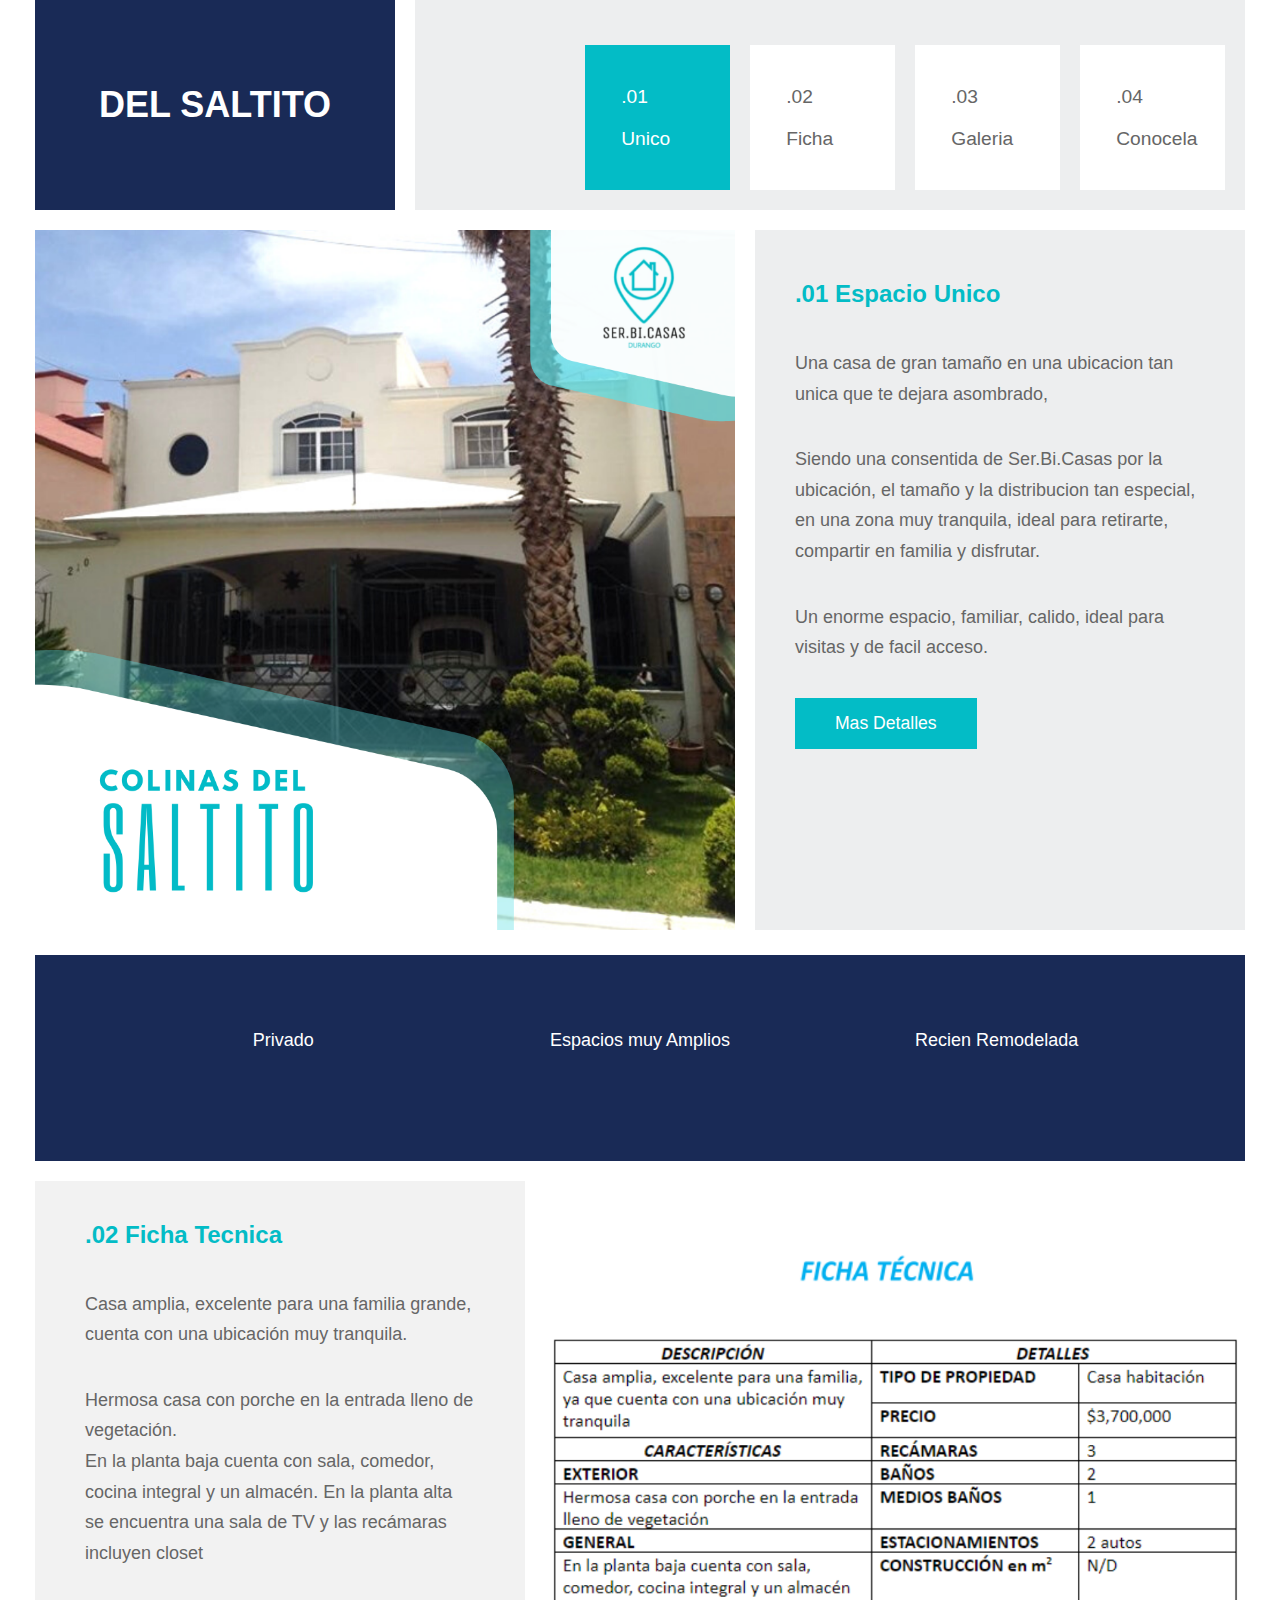
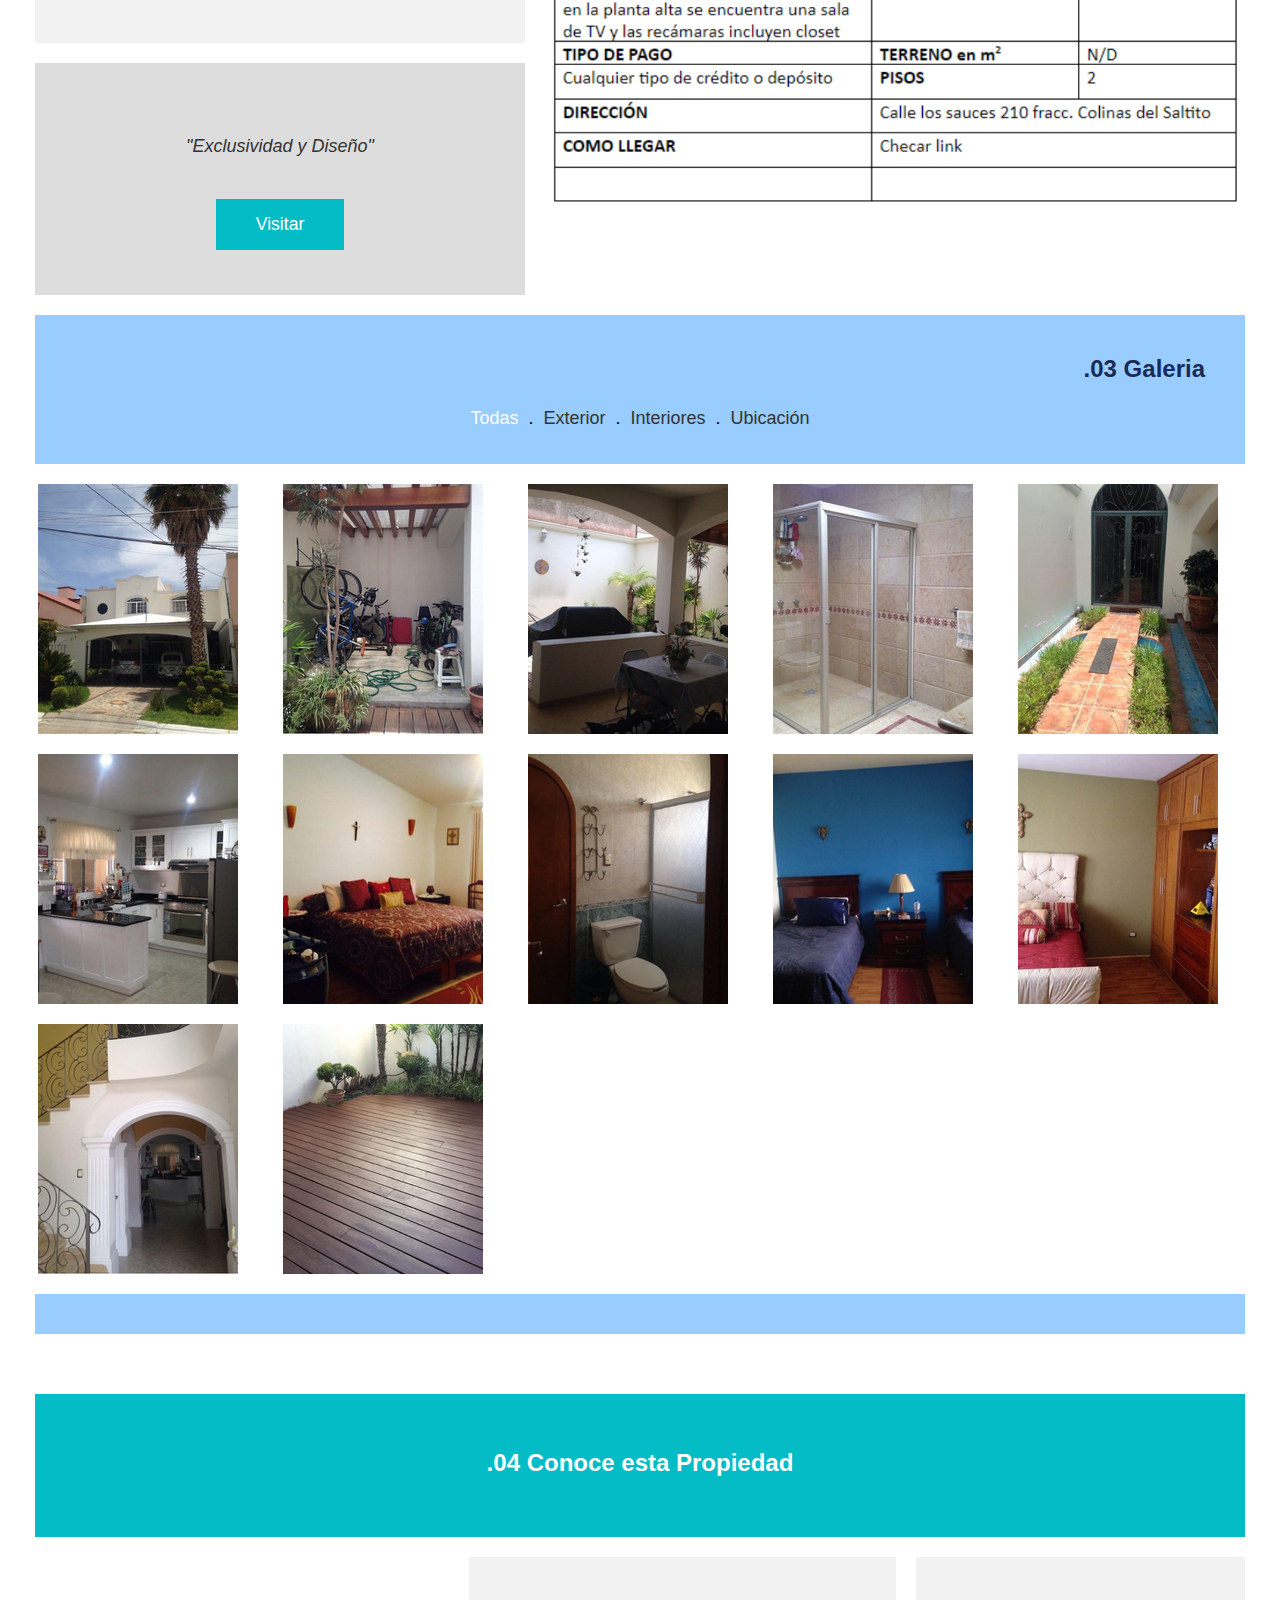
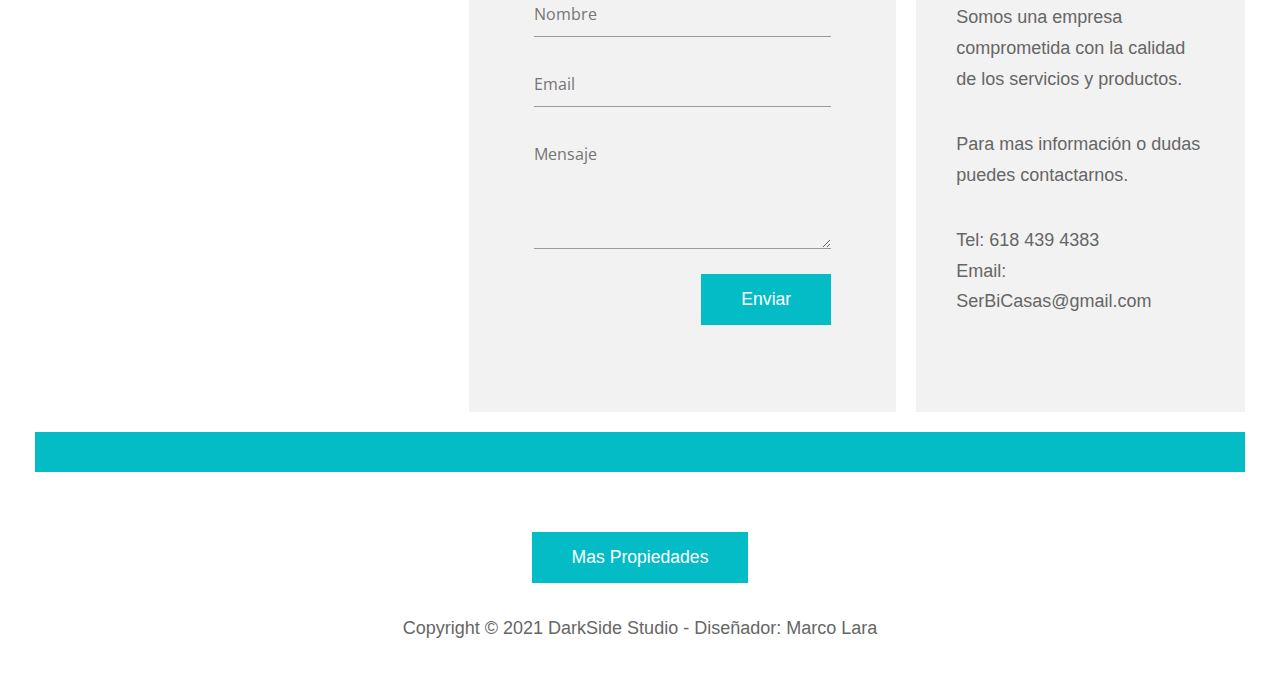
<file: Propiedades/Saltito.html>
<!DOCTYPE html>
<html lang="es">

<head>
    <meta charset="UTF-8">
    <meta name="viewport" content="width=device-width, initial-scale=1.0">
    <meta http-equiv="X-UA-Compatible" content="ie=edge">
    <link href="https://fonts.googleapis.com/css?family=Open+Sans:400" rel="stylesheet" />
    <link href="fontawesome/css/all.min.css" rel="stylesheet" />
    <link href="css/templatemo-comparto.css" rel="stylesheet" />
    <title>Propiedades</title>
</head>

<body>
    <!-- Back to top button -->
    <a id="button"><i class="fas fa-angle-up fa-2x"></i></a>
<!--Titulo-->
    <div class="container-fluid">
        <div class="tm-site-header tm-mb-1">
            <div class="tm-site-name-container tm-bg-color-1">
                <h1 class="tm-text-white">Del Saltito</h1>
            </div>
            <div class="tm-nav-container tm-bg-color-8">
                <nav class="tm-nav" id="tm-nav">
                    <ul>
                        <li class="tm-nav-item current">
                            <a href="#about" class="tm-nav-link">
                                <span class="tm-mb-1">.01</span>
                                <span>Unico</span>
                            </a>
                        </li>
                        <li class="tm-nav-item">
                            <a href="#services" class="tm-nav-link">
                                <span class="tm-mb-1">.02</span>
                                <span>Ficha</span>
                            </a>
                        </li>
                        <li class="tm-nav-item">
                            <a href="#gallery" class="tm-nav-link">
                                <span class="tm-mb-1">.03</span>
                                <span>Galeria</span>
                            </a>
                        </li>
                        <li class="tm-nav-item">
                            <a href="#contact" class="tm-nav-link">
                                <span class="tm-nav-text tm-mb-1">.04</span>
                                <span class="tm-nav-text">Conocela</span>
                            </a>
                        </li>
                    </ul>
                </nav>
            </div>
        </div>
<!--Seccion 1-->
    <section class="tm-mb-1" id="about">
        <div class="tm-row tm-about-row">
            <div class="tm-section-1-l">
                    <img src="../images/colinas_Del_Saltito.png" alt="About image" class="tm-img-responsive">
            </div>
                <article class="tm-section-1-r tm-bg-color-8">
                    <h2 class="tm-mb-2 tm-title-color">.01 Espacio Unico</h2>
                    <p> Una casa de gran tamaño en una ubicacion tan unica que te dejara asombrado,</p>
                    <p>Siendo una consentida de <a rel="nofollow" href="../index.html" target="_blank">Ser.Bi.Casas</a> por la ubicación, el tamaño y la distribucion tan especial,
                    en una zona muy tranquila, ideal para retirarte, compartir en familia y disfrutar.</p>
                    <p>Un enorme espacio, familiar, calido, ideal para visitas y de facil acceso.</p>
                    
                    <a href="https://api.whatsapp.com/send?phone=+526181535433&text=Hola necesito más información Colinas del Saltito" class="tm-btn tm-btn-1 tm-link-to-services">Mas Detalles</a>
                </article>
        </div>
    </section>
<!--Iconos-->
        <div class="tm-bg-color-1 tm-mb-1 tm-row tm-social-row">
            <div class="tm-icon">
                <div class="tm-icon-inner">
                    <a href="#contact">
                        <lord-icon
                            src="https://cdn.lordicon.com/zzcjjxew.json"
                            trigger="loop"
                            colors="primary:#9ce5f4,secondary:#9ce5f4"
                            style="width:250px;height:250px">
                        </lord-icon>
                        <p>Privado</p>
                    </a>
                </div>
            </div>
            <div class="tm-icon">
                <div class="tm-icon-inner">
                    <a href="#gallery">
                        <lord-icon
                            src="https://cdn.lordicon.com/gmzxduhd.json"
                            trigger="loop"
                            colors="primary:#9ce5f4,secondary:#9ce5f4"
                            style="width:250px;height:250px">
                        </lord-icon>
                        <p>Espacios muy Amplios</p>
                    </a>
                </div>
            </div>
            <div class="tm-icon">
                <div class="tm-icon-inner">
                    <a href="#contact">
                        <lord-icon
                            src="https://cdn.lordicon.com/krmfspeu.json"
                            trigger="loop"
                            colors="primary:#9ce5f4,secondary:#9cf4df"
                            style="width:250px;height:250px">
                        </lord-icon>
                        <p>Recien Remodelada</p>
                    </a>
                </div>
            </div>
        </div>
<!--Seccion 2-->
    <section class="tm-mb-1 tm-row tm-services-row" id="services">
        <div class="tm-section-2-l">
            <article class="tm-bg-color-6 tm-box-pad tm-mb-1">
                <h2 class="tm-mb-2">.02 Ficha Tecnica</h2>
                    <p>Casa amplia, excelente para una familia grande, cuenta con una ubicación muy tranquila.</p>
                    <p class="tm-mb-0">Hermosa casa con porche en la entrada lleno de vegetación.</p>
                    <p>En la planta baja cuenta con sala, comedor, cocina integral y un almacén. En la 
                    planta alta se encuentra una sala de TV y las recámaras incluyen closet</p>
            </article>
                <div class="tm-bg-color-7 tm-em-box">
                    <p class="tm-text-color-2">"Exclusividad y Diseño"</p>
                    <a href="https://api.whatsapp.com/send?phone=+526181535433&text=Hola necesito más información Colinas del Saltito" class="tm-btn tm-btn-2">Visitar</a>
                </div>
        </div>
        <div class="tm-section-2-r">
            <img src="img/Saltito/Ficha_tecnica.png" alt="Services image" class="tm-img-responsive">
        </div>
    </section>
<!--Galeria-->
    <section class="tm-bg-color-4 tm-mb-3 tm-gallery-section" id="gallery">
        <div class="tm-gallery-header">
            <h2 class="tm-mb-1 text-right">.03 Galeria</h2>
                <ul class="tm-gallery-filter tabs clearfix filters-button-group">
                    <li><a role="button" href="#" class="active" data-filter="*">Todas</a></li>
                    . <li><a role="button" href="#" data-filter=".exterior">Exterior</a></li>
                    . <li><a role="button" href="#" data-filter=".interior">Interiores</a></li>
                    . <li><a role="button" href="#" data-filter=".ubicacion">Ubicación</a></li>
                </ul>
        </div>
    <!--Fotos-->
        <div class="tm-gallery-outer">
            <div class="tm-gallery" id="tm-gallery">
                <div class="tm-gallery-item exterior">
                    <figure class="effect-bubba">
                        <img src="img/Saltito/fachada_mini.png" alt="Gallery item" class="tm-img-responsive" />
                            <figcaption>
                                <h2><span>Imagen</span></h2>
                                <p>Un diseño fresco y moderno</p>
                                <a href="img/Saltito/COL. DEL SALTITO FACHADA.jpg" width="80px" height="90px" target="_blank">Ver</a>
                            </figcaption>
                    </figure>
                </div>
                <div class="tm-gallery-item exterior">
                    <figure class="effect-bubba">
                        <img src="img/Saltito/patio_mini.png" alt="Gallery item" class="tm-img-responsive" />
                            <figcaption>
                                <h2><span>Espacios</span></h2>
                                <p>Listos para compartir y decorar</p>
                                <a href="img/Saltito/COL. DEL SALTITO PATIO DE SERVICIO.jpg" width="80px" height="90px" target="_blank">Ver</a>
                            </figcaption>
                    </figure>
                </div>
                <div class="tm-gallery-item interior">
                    <figure class="effect-bubba">
                        <img src="img/Saltito/cochera_mini.png" alt="Gallery item" class="tm-img-responsive" />
                            <figcaption>
                                <h2><span>Disfruta</span></h2>
                                <p>Amplio espacio para tu auto</p>
                                <a href="img/Saltito/cochera_mini.png" width="80px" height="90px" target="_blank">Ver</a>
                            </figcaption>
                    </figure>
                </div>
                <div class="tm-gallery-item interior">
                    <figure class="effect-bubba">
                        <img src="img/Saltito/baño_mini.png" alt="Gallery item" class="tm-img-responsive" />
                            <figcaption>
                                <h2><span>Diferente</span></h2>
                                <p>Espacios amplios para toda las necesidades</p>
                                <a href="img/Saltito/COL. DEL SALTITO BAÑO.jpg" width="80px" height="90px" target="_blank">Ver</a>
                            </figcaption>
                    </figure>
                </div>
                <div class="tm-gallery-item interior">
                    <figure class="effect-bubba">
                        <img src="img/Saltito/cochera_mini_1.png" alt="Gallery item" class="tm-img-responsive" />
                            <figcaption>
                                <h2><span>Algo mas</span></h2>
                                <p>Casa grande, autos grandes.</p>
                                <a href="img/Saltito/COL. DEL SALTITO COCHERA 1.jpg" width="80px" height="90px" target="_blank">Ver</a>
                            </figcaption>
                    </figure>
                </div>
                <div class="tm-gallery-item interior">
                    <figure class="effect-bubba">
                        <img src="img/Saltito/cocina_mini.png" alt="Gallery item" class="tm-img-responsive" />
                            <figcaption>
                                <h2><span>Tú Sazón</span></h2>
                                <p>Un lugar para reunirnos</p>
                                <a href="img/Saltito/COL. DEL SALTITO COCINA.jpg">Ver</a>
                            </figcaption>
                    </figure>
                </div>
                <div class="tm-gallery-item interior">
                    <figure class="effect-bubba">
                        <img src="img/Saltito/princiáñ_mini.png" alt="Gallery item" class="tm-img-responsive" />
                            <figcaption>
                                <h2><span>Conivivir</span></h2>
                                <p>espacios hechos para crear recuerdos</p>
                                <a href="img/Saltito/RECAMARA principal.jpg">Ver</a>
                            </figcaption>
                    </figure>
                </div>
                <div class="tm-gallery-item interior">
                    <figure class="effect-bubba">
                        <img src="img/Saltito/baño_mini_2.png" alt="Gallery item" class="tm-img-responsive" />
                            <figcaption>
                                <h2><span>Equipado</span></h2>
                                <p>Cuenta con espacios suficientes para todos</p>
                                <a href="img/Saltito/COL. DEL SALTITO BAÑO 1.jpg">Ver</a>
                            </figcaption>
                    </figure>
                </div>
                <div class="tm-gallery-item interior">
                    <figure class="effect-bubba">
                        <img src="img/Saltito/recamara_1_mini.png" alt="Gallery item" class="tm-img-responsive" />
                            <figcaption>
                                <h2><span>Magnifico</span></h2>
                                <p>Pensado para toda la familia.</p>
                                <a href="img/Saltito/COL. DEL SALTITO RECAMARA 1.jpg">Ver</a>
                            </figcaption>
                    </figure>
                </div>
                <div class="tm-gallery-item interior">
                    <figure class="effect-bubba">
                        <img src="img/Saltito/recamara_2_mini.png" alt="Gallery item" class="tm-img-responsive" />
                            <figcaption>
                                <h2><span>Para Todos</span></h2>
                                <p>Cada habitación es un rincon privado.</p>
                                <a href="img/Saltito/COL. DEL SALTITO RECAMARA 2.jpg">Ver</a>
                            </figcaption>
                    </figure>
                </div>
                <div class="tm-gallery-item interior">
                    <figure class="effect-bubba">
                        <img src="img/Saltito/pasillo_mini.png" alt="Gallery item" class="tm-img-responsive" />
                            <figcaption>
                                <h2><span>Bienvenido</span></h2>
                                <p>A la casa de tus sueños</p>
                                <a href="img/Saltito/COL. DEL SALTITO PASILLO.jpg">Ver</a>
                            </figcaption>
                    </figure>
                </div>
                <div class="tm-gallery-item interior">
                    <figure class="effect-bubba">
                        <img src="img/Saltito/cochera_mini_2.png" alt="Gallery item" class="tm-img-responsive" />
                            <figcaption>
                                <h2><span>Mas...!</span></h2>
                                <p>Un espacio unico para compartir y disfrutar.</p>
                                <a href="img/Saltito/COL. DEL SALTITO COCHERA 2.jpg">Ver</a>
                            </figcaption>
                    </figure>
                </div>
            </div>
            
        </div>
        <!--Fotos-->
    </section> 
<!-- Sección 4 -->
    <section id="contact" class="tm-bg-color-5 tm-mb-3">
            <h2 class="tm-text-white tm-contact-title">.04 Conoce esta Propiedad</h2>
        <div class="tm-bg-color-white tm-contact-main">
            <div class="map-outer">
                <div class="gmap-canvas">
                        <!-- How to change your own map point
                            1. Go to Google Maps
                            2. Click on your location point
                            3. Click "Share" and choose "Embed map" tab
                            4. Copy only URL and paste it within the src="" field below
                        -->
                        <iframe src="https://www.google.com/maps/embed?pb=!1m18!1m12!1m3!1d910.9936276385826!2d-104.6552552335975!3d24.03196399445759!2m3!1f0!2f0!3f0!3m2!1i1024!2i768!4f13.1!3m3!1m2!1s0x869bb74563fee84d%3A0x131a4cd1e7142ebf!2sSpa%20Theo%20Vital%20Cosm%C3%A9tica!5e0!3m2!1ses-419!2smx!4v1636488934881!5m2!1ses-419!2smx" 
                        width="600" height="450" style="border:0;" allowfullscreen="" loading="lazy">
                        </iframe>
                </div>
            </div>
        <div class="contact-form-outer">
            <form id="contact-form" action="" method="POST" class="tm-bg-color-6 tm-contact-form">
                <div class="form-group">
                    <input type="text" name="name" class="form-control" placeholder="Nombre" required="" />
                </div>
                <div class="form-group">
                    <input type="email" name="email" class="form-control" placeholder="Email" required="" />
                </div>
                <div class="form-group">
                    <textarea rows="4" name="message" class="form-control" placeholder="Mensaje"
                                required=""></textarea>
                </div>
                <div>
                    <button type="submit" class="ml-auto tm-btn tm-btn-3">
                                Enviar
                    </button>
                </div>
            </form>
                </div>
                <div class="contact-info-outer">
                    <div class="tm-bg-color-6 contact-info">
                        <p>Somos una empresa comprometida con la calidad de los servicios y productos.</p>
                        <p>Para mas información o dudas puedes contactarnos.</p>
                        <p class="tm-mb-0">Tel: <a href="tel:+526184394383">618 439 4383</a></p>
                        <p>Email: <a href="mailto:serbicasas@gmail.com">SerBiCasas@gmail.com</a></p>
                    </div>
                </div>
            </div>
        </section>
<!--Redes Sociales (Inabilitadas)-->
        <div class="tm-mb-4 text-center tm-social-s">
            <!--<a href="https://www.facebook.com/SerBiCasas-Durango-100921531621841" class="tm-social-link"><i class="fab fa-facebook tm-social-icon"></i></a>
            <a href="https://www.instagram.com/serbi_casas?r=nametag" class="tm-social-link"><i class="fab fa-instagram tm-social-icon"></i></a>
            <a href="https://vm.tiktok.com/ZM8yJV3AL/" class="tm-social-link"><i class="fab fa-twitter tm-social-icon"></i></a>
            <a href="https://youtube.com" class="tm-social-link"><i class="fab fa-youtube tm-social-icon"></i></a>-->
            <a href="../index.html" class="tm-btn tm-btn-1 tm-link-to-services">Mas Propiedades</a>
        </div>
<!--Pie de Pagina-->
        <footer class="text-center tm-mb-1">
            <p>Copyright &copy; 2021 DarkSide Studio 
            
            - Diseñador: <a rel="nofollow noopener" href="#" target="_blank">Marco Lara</a></p>
        </footer>
    </div> 
<!-- .container -->
    <script src="js/jquery.min.js"></script> <!-- https://jquery.com/download/ -->
    <script src="js/imagesloaded.pkgd.min.js"></script> <!-- https://imagesloaded.desandro.com/ -->
    <script src="js/isotope.pkgd.min.js"></script> <!-- https://isotope.metafizzy.co/ -->
    <script src="js/jquery.singlePageNav.min.js"></script> <!-- https://github.com/ChrisWojcik/single-page-nav -->
    <script>

        // Scroll to Top button
        var btn = $('#button');

        $(window).scroll(function () {
            if ($(window).scrollTop() > 300) {
                btn.addClass('show');
            } else {
                btn.removeClass('show');
            }
        });

        btn.on('click', function (e) {
            e.preventDefault();
            $('html, body').animate({ scrollTop: 0 }, '300');
        });

        // DOM is ready
        $(function () {
            // Single Page Nav
            $('#tm-nav').singlePageNav({ speed: 600 });

            // Smooth Scroll (https://css-tricks.com/snippets/jquery/smooth-scrolling/)
            $('a[href*="#"]')
                // Remove links that don't actually link to anything
                .not('[href="#"]')
                .not('[href="#0"]')
                .click(function (event) {
                    // On-page links
                    if (
                        location.pathname.replace(/^\//, '') == this.pathname.replace(/^\//, '')
                        &&
                        location.hostname == this.hostname
                    ) {
                        // Figure out element to scroll to
                        var target = $(this.hash);
                        target = target.length ? target : $('[name=' + this.hash.slice(1) + ']');
                        // Does a scroll target exist?
                        if (target.length) {
                            // Only prevent default if animation is actually gonna happen
                            event.preventDefault();
                            $('html, body').animate({
                                scrollTop: target.offset().top
                            }, 600, function () {
                                // Callback after animation
                                // Must change focus!
                                var $target = $(target);
                                $target.focus();
                                if ($target.is(":focus")) { // Checking if the target was focused
                                    return false;
                                } else {
                                    $target.attr('tabindex', '-1'); // Adding tabindex for elements not focusable
                                    $target.focus(); // Set focus again
                                };
                            });
                        }
                    }
                });

            /* Isotope Gallery */

            // init isotope
            var $gallery = $(".tm-gallery").isotope({
                itemSelector: ".tm-gallery-item",
                layoutMode: "fitRows"
            });
            // layout Isotope after each image loads
            $gallery.imagesLoaded().progress(function () {
                $gallery.isotope("layout");
            });

            $(".filters-button-group").on("click", "a", function () {
                var filterValue = $(this).attr("data-filter");
                $gallery.isotope({ filter: filterValue });
            });

            $(".tabgroup > div").hide();
            $(".tabgroup > div:first-of-type").show();
            $(".tabs a").click(function (e) {
                e.preventDefault();
                var $this = $(this),
                    tabgroup = "#" + $this.parents(".tabs").data("tabgroup"),
                    others = $this
                        .closest("li")
                        .siblings()
                        .children("a"),
                    target = $this.attr("href");
                others.removeClass("active");
                $this.addClass("active");
            });
        });
    </script>
    <script src="https://cdn.lordicon.com/libs/mssddfmo/lord-icon-2.1.0.js"></script>

</body>
</html>
</file>
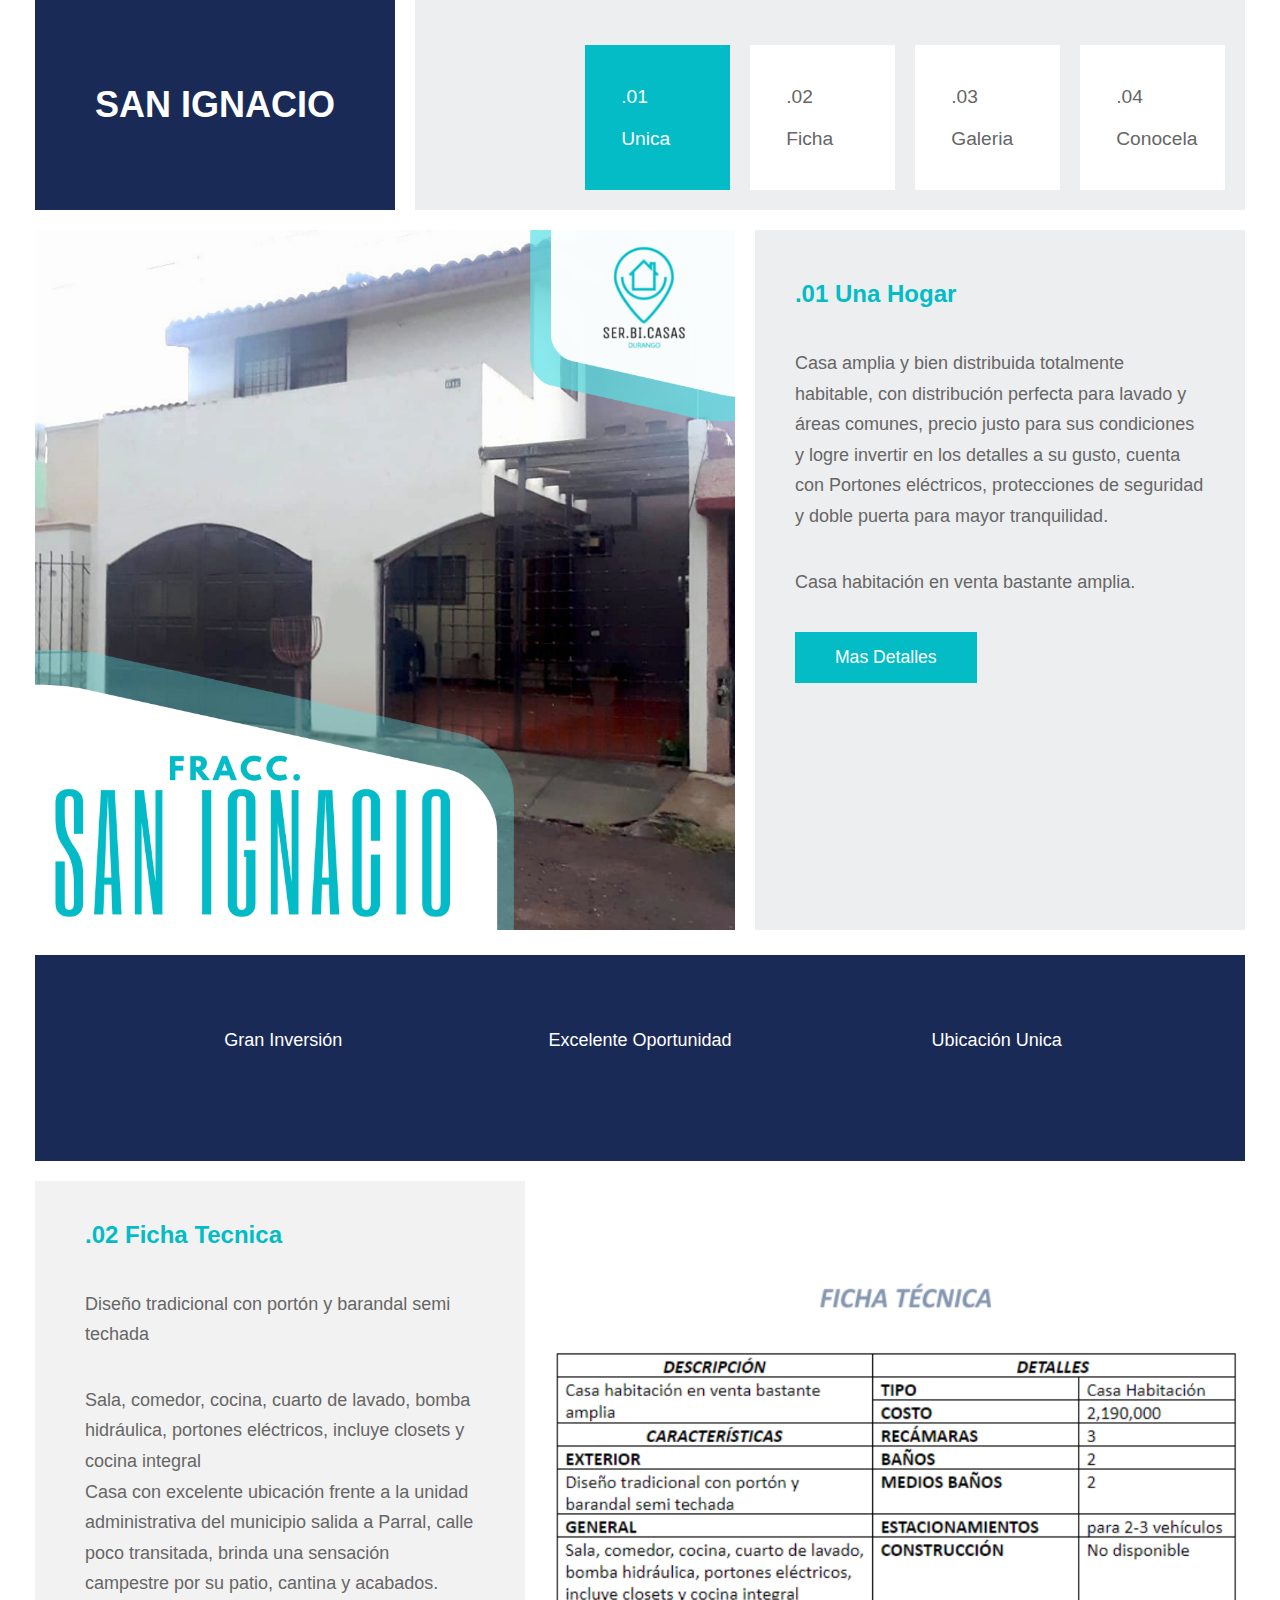
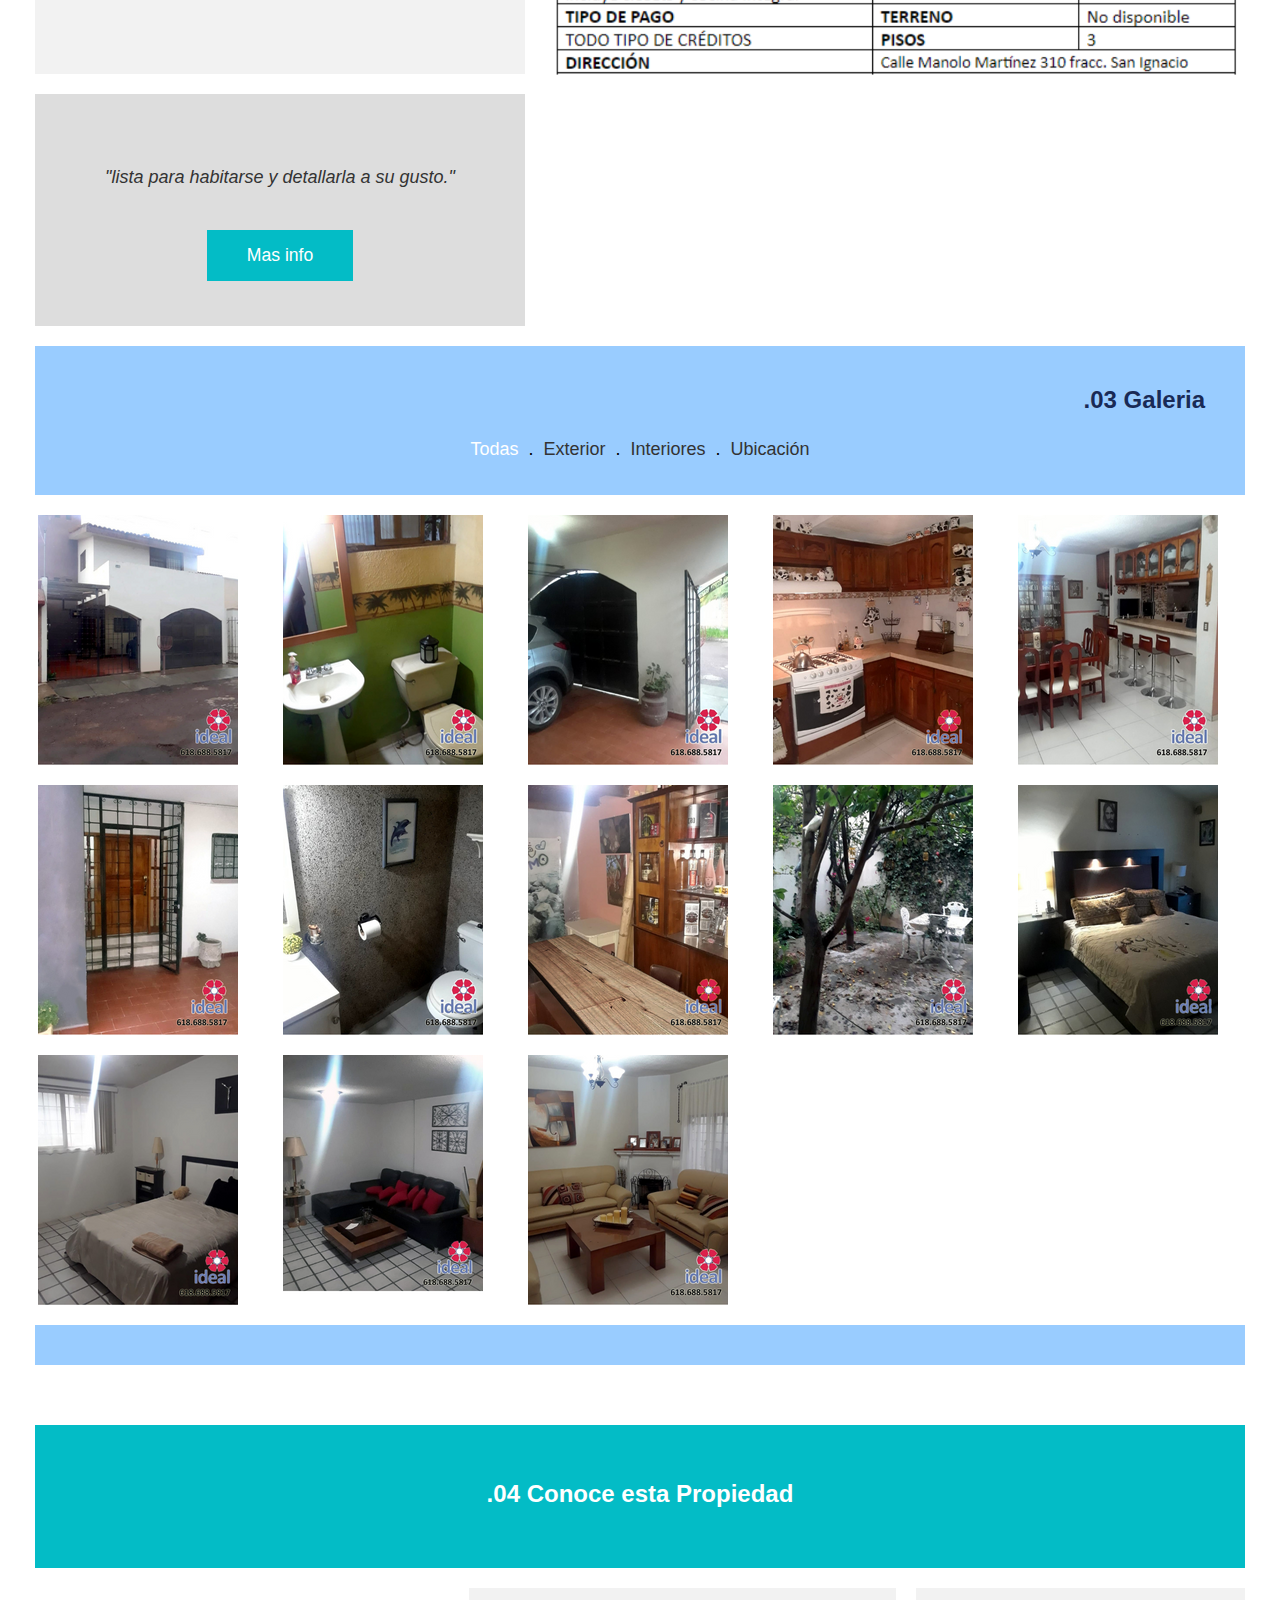
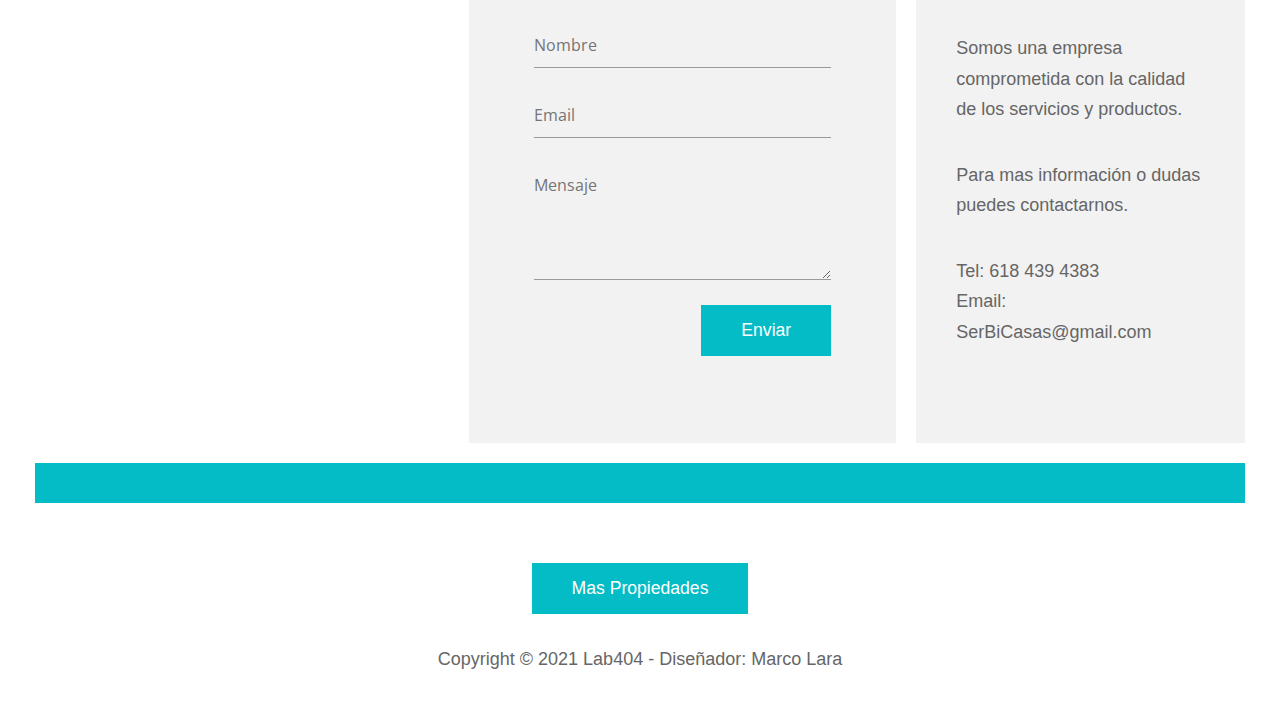
<file: Propiedades/San Ignacio.html>
<!DOCTYPE html>
<html lang="es">

<head>
    <meta charset="UTF-8">
    <meta name="viewport" content="width=device-width, initial-scale=1.0">
    <meta http-equiv="X-UA-Compatible" content="ie=edge">
    <link href="https://fonts.googleapis.com/css?family=Open+Sans:400" rel="stylesheet" />
    <link href="fontawesome/css/all.min.css" rel="stylesheet" />
    <link href="css/templatemo-comparto.css" rel="stylesheet" />
    <title>Casa en venta, Durango, excelente propiedad, inmuebles, bienes raices,</title>
</head>

<body>
    <!-- Back to top button -->
    <a id="button"><i class="fas fa-angle-up fa-2x"></i></a>
<!--Titulo-->
    <div class="container-fluid">
        <div class="tm-site-header tm-mb-1">
            <div class="tm-site-name-container tm-bg-color-1">
                <h1 class="tm-text-white">San Ignacio</h1>
            </div>
            <div class="tm-nav-container tm-bg-color-8">
                <nav class="tm-nav" id="tm-nav">
                    <ul>
                        <li class="tm-nav-item current">
                            <a href="#about" class="tm-nav-link">
                                <span class="tm-mb-1">.01</span>
                                <span>Unica</span>
                            </a>
                        </li>
                        <li class="tm-nav-item">
                            <a href="#services" class="tm-nav-link">
                                <span class="tm-mb-1">.02</span>
                                <span>Ficha</span>
                            </a>
                        </li>
                        <li class="tm-nav-item">
                            <a href="#gallery" class="tm-nav-link">
                                <span class="tm-mb-1">.03</span>
                                <span>Galeria</span>
                            </a>
                        </li>
                        <li class="tm-nav-item">
                            <a href="#contact" class="tm-nav-link">
                                <span class="tm-nav-text tm-mb-1">.04</span>
                                <span class="tm-nav-text">Conocela</span>
                            </a>
                        </li>
                    </ul>
                </nav>
            </div>
        </div>
<!--Seccion 1-->
    <section class="tm-mb-1" id="about">
        <div class="tm-row tm-about-row">
            <div class="tm-section-1-l">
                    <img src="../images/San_ignacio_Portada.png" alt="About image" class="tm-img-responsive">
            </div>
                <article class="tm-section-1-r tm-bg-color-8">
                    <h2 class="tm-mb-2 tm-title-color">.01 Una Hogar</h2>
                    <p>Casa amplia y bien distribuida totalmente habitable, con distribución perfecta para lavado y áreas comunes, precio justo para sus condiciones y logre invertir 
                        en los detalles a su gusto, cuenta con Portones eléctricos, protecciones de seguridad y doble puerta para mayor tranquilidad.</p>
                    <p>Casa habitación en venta bastante amplia.</p>                    
                    <a href="https://api.whatsapp.com/send?phone=+526181535433&text=Hola necesito más información de San Ignacio 1" class="tm-btn tm-btn-1 tm-link-to-services">Mas Detalles</a>
                </article>
        </div>
    </section>
<!--Iconos-->
        <div class="tm-bg-color-1 tm-mb-1 tm-row tm-social-row">
            <div class="tm-icon">
                <div class="tm-icon-inner">
                    <a href="#contact">
                        <lord-icon
                            src="https://cdn.lordicon.com/qhviklyi.json"
                            trigger="loop"
                            colors="primary:#66d7ee,secondary:#66eece"
                            style="width:250px;height:250px">
                        </lord-icon>
                        <p>Gran Inversión</p>
                    </a>
                </div>
            </div>
            <div class="tm-icon">
                <div class="tm-icon-inner">
                    <a href="#gallery">
                        <lord-icon
                            src="https://cdn.lordicon.com/cjieiyzp.json"
                            trigger="loop"
                            colors="primary:#9ce5f4,secondary:#9ce5f4"
                            style="width:250px;height:250px">
                        </lord-icon>
                        <p>Excelente Oportunidad</p>
                    </a>
                </div>
            </div>
            <div class="tm-icon">
                <div class="tm-icon-inner">
                    <a href="#contact">
                        <lord-icon
                            src="https://cdn.lordicon.com/iltqorsz.json"
                            trigger="loop"
                            colors="primary:#9ce5f4,secondary:#9cf4df"
                            style="width:250px;height:250px">
                        </lord-icon>
                        <p>Ubicación Unica</p>
                    </a>
                </div>
            </div>
        </div>
<!--Seccion 2-->
    <section class="tm-mb-1 tm-row tm-services-row" id="services">
        <div class="tm-section-2-l">
            <article class="tm-bg-color-6 tm-box-pad tm-mb-1">
                <h2 class="tm-mb-2">.02 Ficha Tecnica</h2>
                    <p>Diseño tradicional con portón y barandal semi techada</p>
                    <p class="tm-mb-0">Sala, comedor, cocina, cuarto de lavado, 
                        bomba hidráulica, portones eléctricos, incluye closets y cocina integral</p>
                    <p>Casa con excelente ubicación frente a la unidad administrativa del municipio 
                        salida a Parral, calle poco transitada, brinda una sensación campestre por su patio, cantina y acabados.</p>
            </article>
                <div class="tm-bg-color-7 tm-em-box">
                    <p class="tm-text-color-2">"lista para habitarse y detallarla a su gusto."</p>
                    <a href="https://api.whatsapp.com/send?phone=+526181535433&text=Hola necesito más información de San Francisco 1" class="tm-btn tm-btn-2">Mas info</a>
                </div>
        </div>
        <div class="tm-section-2-r">
            <img src="img/San Ignacio 1/fichs_tec.png" alt="Services image" class="tm-img-responsive">
        </div>
    </section>
<!--Galeria-->
    <section class="tm-bg-color-4 tm-mb-3 tm-gallery-section" id="gallery">
        <div class="tm-gallery-header">
            <h2 class="tm-mb-1 text-right">.03 Galeria</h2>
                <ul class="tm-gallery-filter tabs clearfix filters-button-group">
                    <li><a role="button" href="#" class="active" data-filter="*">Todas</a></li>
                    . <li><a role="button" href="#" data-filter=".exterior">Exterior</a></li>
                    . <li><a role="button" href="#" data-filter=".interior">Interiores</a></li>
                    . <li><a role="button" href="#" data-filter=".ubicacion">Ubicación</a></li>
                </ul>
        </div>
    <!--Fotos-->
        <div class="tm-gallery-outer">
            <div class="tm-gallery" id="tm-gallery">
                <div class="tm-gallery-item exterior">
                    <figure class="effect-bubba">
                        <img src="img/San Ignacio 1/fachada_1_mini.png" alt="Gallery item" class="tm-img-responsive" />
                            <figcaption>
                                <h2><span>Espacio</span></h2>
                                <p>Un espacio amplio pensado para familias</p>
                                <a href="img/San Ignacio 1/FACHADA 1.jpg" width="80px" height="90px" target="_blank">Ver</a>
                            </figcaption>
                    </figure>
                </div>
                <div class="tm-gallery-item interior">
                    <figure class="effect-bubba">
                        <img src="img/San Ignacio 1/baño_mini.png" alt="Gallery item" class="tm-img-responsive" />
                            <figcaption>
                                <h2><span>Tranquilo</span></h2>
                                <p>Con todo lo necesario para tus espacios</p>
                                <a href="img/San Ignacio 1/BAÑO.jpg" width="80px" height="90px" target="_blank">Ver</a>
                            </figcaption>
                    </figure>
                </div>
                <div class="tm-gallery-item exterior">
                    <figure class="effect-bubba">
                        <img src="img/San Ignacio 1/cochera_mini.png" alt="Gallery item" class="tm-img-responsive" />
                            <figcaption>
                                <h2><span>Oportunidad</span></h2>
                                <p>Es una gran inversión</p>
                                <a href="img/San Ignacio 1/COCHERA.jpg" width="80px" height="90px" target="_blank">Ver</a>
                            </figcaption>
                    </figure>
                </div>
                <div class="tm-gallery-item interior">
                    <figure class="effect-bubba">
                        <img src="img/San Ignacio 1/cocina_mini.png" alt="Gallery item" class="tm-img-responsive" />
                            <figcaption>
                                <h2><span>Unico</span></h2>
                                <p>La ubicación permite oportunidad para crecer</p>
                                <a href="img/San Ignacio 1/COCINA.jpg" width="80px" height="90px" target="_blank">Ver</a>
                            </figcaption>
                    </figure>
                </div>
                <div class="tm-gallery-item interior">
                    <figure class="effect-bubba">
                        <img src="img/San Ignacio 1/comedor_mini.png" alt="Gallery item" class="tm-img-responsive" />
                            <figcaption>
                                <h2><span>Personal</span></h2>
                                <p>Espacios para la creatividad individual</p>
                                <a href="img/San Ignacio 1/COMEDOR.jpg" width="80px" height="90px" target="_blank">Ver</a>
                            </figcaption>
                    </figure>
                </div>
                <div class="tm-gallery-item exterior">
                    <figure class="effect-bubba">
                        <img src="img/San Ignacio 1/entrada_mini.png" alt="Gallery item" class="tm-img-responsive" />
                            <figcaption>
                                <h2><span>Compartir</span></h2>
                                <p>Con lo necesario para convivir</p>
                                <a href="img/San Ignacio 1/ENTRADA.jpg" width="80px" height="90px" target="_blank">Ver</a>
                            </figcaption>
                    </figure>
                </div>
                <div class="tm-gallery-item interior">
                    <figure class="effect-bubba">
                        <img src="img/San Ignacio 1/medio_baño_mini.png" alt="Gallery item" class="tm-img-responsive" />
                            <figcaption>
                                <h2><span>Privacidad</span></h2>
                                <p>Un lugar para cada uno</p>
                                <a href="img/San Ignacio 1/MEDIO BAÑO.jpg" width="80px" height="90px" target="_blank">Ver</a>
                            </figcaption>
                    </figure>
                </div>
                <div class="tm-gallery-item interior">
                    <figure class="effect-bubba">
                        <img src="img/San Ignacio 1/minibar_mini.png" alt="Gallery item" class="tm-img-responsive" />
                            <figcaption>
                                <h2><span>Convivir</span></h2>
                                <p>Espacios para invitados y familia</p>
                                <a href="img/San Ignacio 1/MINIBAR.jpg" width="80px" height="90px" target="_blank">Ver</a>
                            </figcaption>
                    </figure>
                </div>
                <div class="tm-gallery-item exterior">
                    <figure class="effect-bubba">
                        <img src="img/San Ignacio 1/patio_mini.png" alt="Gallery item" class="tm-img-responsive" />
                            <figcaption>
                                <h2><span>En familia</span></h2>
                                <p>Con lo necesario para convivir</p>
                                <a href="img/San Ignacio 1/PATIO.jpg" width="80px" height="90px" target="_blank">Ver</a>
                            </figcaption>
                    </figure>
                </div>
                <div class="tm-gallery-item interior">
                    <figure class="effect-bubba">
                        <img src="img/San Ignacio 1/principal__mini.png" alt="Gallery item" class="tm-img-responsive" />
                            <figcaption>
                                <h2><span>Intimidad</span></h2>
                                <p>Espacios privados e intimos</p>
                                <a href="img/San Ignacio 1/RECAMARA_PRINCIPAL.jpg" width="80px" height="90px" target="_blank">Ver</a>
                            </figcaption>
                    </figure>
                </div>
                <div class="tm-gallery-item interior">
                    <figure class="effect-bubba">
                        <img src="img/San Ignacio 1/rec_1_mini.png" alt="Gallery item" class="tm-img-responsive" />
                            <figcaption>
                                <h2><span>En familia</span></h2>
                                <p>Un hogar para todos</p>
                                <a href="img/San Ignacio 1/RECAMARA 1.jpg" width="80px" height="90px" target="_blank">Ver</a>
                            </figcaption>
                    </figure>
                </div>
                <div class="tm-gallery-item interior">
                    <figure class="effect-bubba">
                        <img src="img/San Ignacio 1/sala_mini.png" alt="Gallery item" class="tm-img-responsive" />
                            <figcaption>
                                <h2><span>Compartir</span></h2>
                                <p>Con lo necesario para convivir</p>
                                <a href="img/San Ignacio 1/SALA.jpg" width="80px" height="90px" target="_blank">Ver</a>
                            </figcaption>
                    </figure>
                </div>
                <div class="tm-gallery-item interior">
                    <figure class="effect-bubba">
                        <img src="img/San Ignacio 1/sala_1_mini.png" alt="Gallery item" class="tm-img-responsive" />
                            <figcaption>
                                <h2><span>Crear</span></h2>
                                <p>Espacios para expresarte</p>
                                <a href="img/San Ignacio 1/SALA 1.jpg" width="80px" height="90px" target="_blank">Ver</a>
                            </figcaption>
                    </figure>
                </div>
        </div>
    <!--Fotos-->
    </section> 
<!-- Sección 4 -->
    <section id="contact" class="tm-bg-color-5 tm-mb-3">
            <h2 class="tm-text-white tm-contact-title">.04 Conoce esta Propiedad</h2>
        <div class="tm-bg-color-white tm-contact-main">
            <div class="map-outer">
                <div class="gmap-canvas">
                        <!-- How to change your own map point
                            1. Go to Google Maps
                            2. Click on your location point
                            3. Click "Share" and choose "Embed map" tab
                            4. Copy only URL and paste it within the src="" field below
                        -->
                        <iframe src="https://www.google.com/maps/embed?pb=!1m18!1m12!1m3!1d910.9936276385826!2d-104.6552552335975!3d24.03196399445759!2m3!1f0!2f0!3f0!3m2!1i1024!2i768!4f13.1!3m3!1m2!1s0x869bb74563fee84d%3A0x131a4cd1e7142ebf!2sSpa%20Theo%20Vital%20Cosm%C3%A9tica!5e0!3m2!1ses-419!2smx!4v1636488934881!5m2!1ses-419!2smx" 
                        width="600" height="450" style="border:0;" allowfullscreen="" loading="lazy">
                        </iframe>
                </div>
            </div>
        <div class="contact-form-outer">
            <form id="contact-form" action="" method="POST" class="tm-bg-color-6 tm-contact-form">
                <div class="form-group">
                    <input type="text" name="name" class="form-control" placeholder="Nombre" required="" />
                </div>
                <div class="form-group">
                    <input type="email" name="email" class="form-control" placeholder="Email" required="" />
                </div>
                <div class="form-group">
                    <textarea rows="4" name="message" class="form-control" placeholder="Mensaje"
                                required=""></textarea>
                </div>
                <div>
                    <button type="submit" class="ml-auto tm-btn tm-btn-3">
                                Enviar
                    </button>
                </div>
            </form>
                </div>
                <div class="contact-info-outer">
                    <div class="tm-bg-color-6 contact-info">
                        <p>Somos una empresa comprometida con la calidad de los servicios y productos.</p>
                        <p>Para mas información o dudas puedes contactarnos.</p>
                        <p class="tm-mb-0">Tel: <a href="tel:+526184394383">618 439 4383</a></p>
                        <p>Email: <a href="mailto:serbicasas@gmail.com">SerBiCasas@gmail.com</a></p>
                    </div>
                </div>
            </div>
        </section>
<!--Redes Sociales (Inabilitadas)-->
        <div class="tm-mb-4 text-center tm-social-s">
            <!--<a href="https://www.facebook.com/SerBiCasas-Durango-100921531621841" class="tm-social-link"><i class="fab fa-facebook tm-social-icon"></i></a>
            <a href="https://www.instagram.com/serbi_casas?r=nametag" class="tm-social-link"><i class="fab fa-instagram tm-social-icon"></i></a>
            <a href="https://vm.tiktok.com/ZM8yJV3AL/" class="tm-social-link"><i class="fab fa-twitter tm-social-icon"></i></a>
            <a href="https://youtube.com" class="tm-social-link"><i class="fab fa-youtube tm-social-icon"></i></a>-->
            <a href="../index.html" class="tm-btn tm-btn-1 tm-link-to-services">Mas Propiedades</a>
        </div>
<!--Footer (poner links)-->
        <footer class="text-center tm-mb-1">
            <p>Copyright &copy; 2021 Lab404 
            
            - Diseñador: <a rel="nofollow noopener" href="#" target="_blank">Marco Lara</a></p>
        </footer>
    </div> 
<!-- .container -->
    <script src="js/jquery.min.js"></script> <!-- https://jquery.com/download/ -->
    <script src="js/imagesloaded.pkgd.min.js"></script> <!-- https://imagesloaded.desandro.com/ -->
    <script src="js/isotope.pkgd.min.js"></script> <!-- https://isotope.metafizzy.co/ -->
    <script src="js/jquery.singlePageNav.min.js"></script> <!-- https://github.com/ChrisWojcik/single-page-nav -->
    <script>

        // Scroll to Top button
        var btn = $('#button');

        $(window).scroll(function () {
            if ($(window).scrollTop() > 300) {
                btn.addClass('show');
            } else {
                btn.removeClass('show');
            }
        });

        btn.on('click', function (e) {
            e.preventDefault();
            $('html, body').animate({ scrollTop: 0 }, '300');
        });

        // DOM is ready
        $(function () {
            // Single Page Nav
            $('#tm-nav').singlePageNav({ speed: 600 });

            // Smooth Scroll (https://css-tricks.com/snippets/jquery/smooth-scrolling/)
            $('a[href*="#"]')
                // Remove links that don't actually link to anything
                .not('[href="#"]')
                .not('[href="#0"]')
                .click(function (event) {
                    // On-page links
                    if (
                        location.pathname.replace(/^\//, '') == this.pathname.replace(/^\//, '')
                        &&
                        location.hostname == this.hostname
                    ) {
                        // Figure out element to scroll to
                        var target = $(this.hash);
                        target = target.length ? target : $('[name=' + this.hash.slice(1) + ']');
                        // Does a scroll target exist?
                        if (target.length) {
                            // Only prevent default if animation is actually gonna happen
                            event.preventDefault();
                            $('html, body').animate({
                                scrollTop: target.offset().top
                            }, 600, function () {
                                // Callback after animation
                                // Must change focus!
                                var $target = $(target);
                                $target.focus();
                                if ($target.is(":focus")) { // Checking if the target was focused
                                    return false;
                                } else {
                                    $target.attr('tabindex', '-1'); // Adding tabindex for elements not focusable
                                    $target.focus(); // Set focus again
                                };
                            });
                        }
                    }
                });

            /* Isotope Gallery */

            // init isotope
            var $gallery = $(".tm-gallery").isotope({
                itemSelector: ".tm-gallery-item",
                layoutMode: "fitRows"
            });
            // layout Isotope after each image loads
            $gallery.imagesLoaded().progress(function () {
                $gallery.isotope("layout");
            });

            $(".filters-button-group").on("click", "a", function () {
                var filterValue = $(this).attr("data-filter");
                $gallery.isotope({ filter: filterValue });
            });

            $(".tabgroup > div").hide();
            $(".tabgroup > div:first-of-type").show();
            $(".tabs a").click(function (e) {
                e.preventDefault();
                var $this = $(this),
                    tabgroup = "#" + $this.parents(".tabs").data("tabgroup"),
                    others = $this
                        .closest("li")
                        .siblings()
                        .children("a"),
                    target = $this.attr("href");
                others.removeClass("active");
                $this.addClass("active");
            });
        });
    </script>
    <script src="https://cdn.lordicon.com/libs/mssddfmo/lord-icon-2.1.0.js"></script>

</body>
</html>
</file>
<file: css/style.css>
@import url('https://fonts.googleapis.com/css2?family=Nunito:wght@200;300;400;600;700&display=swap');

:root{
    --green:#03BCC6;
    --black:#192a56;
    --light-color:#666;
    --box-shadow:0 .5rem 1.5rem rgba(0,0,0,.1);
}

*{
    font-family: 'Nunito', sans-serif;
    margin:0; padding:0;
    box-sizing: border-box;
    text-decoration: none;
    outline: none; border:none;
    text-transform: none;
    transition: all .2s linear;
}
body,html{
Overflow-x: hidden;
}

html{
    font-size: 62.5%;
    overflow-x: hidden;
    scroll-padding-top: 5.5rem;
    scroll-behavior: smooth;
}

section{
    padding:2rem 9%;
}

section:nth-child(even){
    background:#eee;
}

.sub-heading{
    text-align: center;
    color:var(--green);
    font-size: 2rem;
    padding-top: 1rem;
}

.heading{
    text-align: center;
    color:var(--black);
    font-size: 3rem;
    padding-bottom: 2rem;
    text-transform: uppercase;
}

.btn{
    margin-top: 1rem;
    display: inline-block;
    font-size: 1.7rem;
    color:#fff;
    background: var(--black);
    border-radius: .5rem;
    cursor: pointer;
    padding:.8rem 3rem;
}

.btn:hover{
    background: var(--green);
    letter-spacing: .1rem;
}

header{
    position: fixed;
    top:0; left: 0; right:0;
    background: #fff;
    padding:1rem 7%;
    display: flex;
    align-items: center;
    justify-content: space-between;
    z-index: 1000;
    box-shadow: var(--box-shadow);
}

header .logo{
    color:var(--black);
    font-size: 2.5rem;
    font-weight: bolder;
}

header .logo i{
    color:var(--green);
}

header .navbar a{
    font-size: 1.7rem;
    border-radius: .5rem;
    padding:.5rem 1.5rem;
    color:var(--light-color);
}

header .navbar a.active,
header .navbar a:hover{
    color:#fff;
    background: var(--green);
}

header .icons i,
header .icons a{
    cursor: pointer;
    margin-left: .5rem;
    height:4.5rem;
    line-height: 4.5rem;
    width:4.5rem;
    text-align: center;
    font-size: 1.7rem;
    color:var(--black);
    border-radius: 50%;
    background: #eee;
}

header .icons i:hover,
header .icons a:hover{
    color:#fff;
    background: var(--green);
    transform: rotate(360deg);
}

header .icons #menu-bars{
    display: none;
}

#search-form{
    position: fixed;
    top:-110%; left:0; 
    height:100%; width:100%;
    z-index: 1004;
    background:rgba(0,0,0,.8);
    display: flex;
    align-items: center;
    justify-content: center;
    padding:0 1rem;
}

#search-form.active{
    top:0;
}

#search-form #search-box{
    width:50rem;
    border-bottom: .1rem solid #fff;
    padding:1rem 0;
    color:#fff;
    font-size: 3rem;
    text-transform: none;
    background:none;
}

#search-form #search-box::placeholder{
    color:#eee;
}

#search-form #search-box::-webkit-search-cancel-button{
    -webkit-appearance: none;
}

#search-form label{
    color:#fff;
    cursor:pointer;
    font-size: 3rem;
}

#search-form label:hover{
    color:var(--green);
}

#search-form #close{
    position: absolute;
    color:#fff;
    cursor: pointer;
    top: 2rem; right:3rem;
    font-size: 5rem;
}

.home .home-slider .slide{
    display: flex;
    align-items: center;
    flex-wrap: wrap;
    gap:2rem; 
    padding:8rem 9rem 4rem 9rem;
}

.home .home-slider .slide .content{
    flex:1 1 45rem;
}

.home .home-slider .slide .image{
    flex:1 1 45rem;
}

.home .home-slider .slide .image img{
    width: 100%;
}

.home .home-slider .slide .content span{
    color:var(--green);
    font-size: 2.5rem;
}

.home .home-slider .slide .content h3{
    color:var(--black);
    font-size: 7rem;
}

.home .home-slider .slide .content p{
    color:var(--light-color);
    font-size: 2.2rem;
    padding:.5rem 0;
    line-height: 1.5;
}

.swiper-pagination-bullet-active{
    background:var(--green);
}

.dishes .box-container{
    display: grid;
    grid-template-columns: repeat(auto-fit, minmax(28rem, 1fr));
    gap:1.5rem;
}

.dishes .box-container .box{
    padding:2.5rem;
    background:#fff;
    border-radius: .5rem;
    border:.1rem solid rgba(0,0,0,.2);
    box-shadow: var(--box-shadow);
    position: relative;
    overflow: hidden;
    text-align: center;
}

.dishes .box-container .box .fa-heart,
.dishes .box-container .box .fa-eye{
    position: absolute;
    top:1.5rem;
    background:#eee;
    border-radius: 50%;
    height: 5rem;
    width:5rem;
    line-height: 5rem;
    font-size: 2rem;
    color:var(--black);
}

.dishes .box-container .box .fa-heart:hover,
.dishes .box-container .box .fa-eye:hover{
    background: var(--green);
    color:#fff;
}

.dishes .box-container .box .fa-heart{
    right:-15rem;
}

.dishes .box-container .box .fa-eye{
    left:-15rem;
}

.dishes .box-container .box:hover .fa-heart{
    right:1.5rem;
}

.dishes .box-container .box:hover .fa-eye{
    left:1.5rem;
}

.dishes .box-container .box img{
    height:17rem;
    margin:1rem 0;
}

.dishes .box-container .box h3{
    color:var(--black);
    font-size: 2.5rem;
}

.dishes .box-container .box .stars{
    padding:1rem 0;
}

.dishes .box-container .box .stars i{
    font-size: 1.7rem;
    color:var(--green);
}

.dishes .box-container .box span{
    color:var(--green);
    font-weight: bolder;
    margin-right: 1rem;
    font-size: 2.5rem;
}

.about .row{
    display: flex;
    flex-wrap: wrap;
    gap:1.5rem;
    align-items: center;
}

.about .row .image{
    flex:1 1 45rem;
    display: flex;
}

.about .row .image img{ 
    width: 100%;
}

.about .row .content{
    flex:1 1 45rem;
}

.about .row .content h3{
    color:var(--black);
    font-size: 4rem;
    padding:.5rem 0;
}

.about .row .content p{
    color:var(--light-color);
    font-size: 1.5rem;
    padding:.5rem 0;
    line-height: 2;
}

.about .row .content .icons-container{
    display: flex;
    gap:1rem;
    flex-wrap: wrap;
    padding:1rem 0;
    margin-top: .5rem;
}

.about .row .content .icons-container .icons{
    background:#eee;
    border-radius: .5rem;
    border:.1rem solid rgba(0,0,0,.2);
    display: flex;
    align-items: center;
    justify-content: center;
    gap:1rem;
    flex:1 1 17rem;
    padding:1.5rem 1rem;
}

.about .row .content .icons-container .icons i{
    font-size: 2.5rem;
    color:var(--green);
}

.about .row .content .icons-container .icons span{
    font-size: 1.5rem;
    color:var(--black);
}

.menu .box-container{
    display: grid;
    grid-template-columns: repeat(auto-fit, minmax(30rem, 1fr));
    gap:1.5rem;
}

.menu .box-container .box{
    background: #fff;
    border:.1rem solid rgba(0,0,0,.2);
    border-radius: .5rem;
    box-shadow: var(--box-shadow);    
}

.menu .box-container .box .image{
    height: 25rem;
    width: 100%;
    padding:1.5rem;
    overflow: hidden;
    position: relative;
}

.menu .box-container .box .image img{
    height: 100%;
    width: 100%;
    border-radius: .5rem;
    object-fit: cover;
}

.menu .box-container .box .image .fa-heart{
    position: absolute;
    top:2.5rem; right: 2.5rem;
    height: 5rem;
    width: 5rem;
    line-height: 5rem;
    text-align: center;
    font-size: 2rem;
    background: #fff;
    border-radius: 50%;
    color:var(--black);
}

.menu .box-container .box .image .fa-heart:hover{
    background-color: var(--green);
    color:#fff;
}

.menu .box-container .box .content{
    padding:2rem;
    padding-top: 0;
}

.menu .box-container .box .content .stars{
    padding-bottom: 1rem;
}

.menu .box-container .box .content .stars i{
    font-size: 1.7rem;
    color:var(--green);
}

.menu .box-container .box .content h3{
    color:var(--black);
    font-size: 2.5rem;
}

.menu .box-container .box .content p{
    color:var(--light-color);
    font-size: 1.6rem;
    padding:.5rem 0;
    line-height: 1.5;
}

.menu .box-container .box .content .price{
    color:var(--green);
    margin-left: 1rem;
    font-size: 2.5rem;
}

.review .slide{
    padding:2rem;
    box-shadow:var(--box-shadow);
    border:.1rem solid rgba(0,0,0,.2);
    border-radius: .5rem;
    position: relative;    
}

.review .slide .fa-quote-right{
    position: absolute;
    top:2rem; right:2rem;
    font-size: 6rem;
    color:#ccc;
}

.review .slide .user{
    display: flex;
    gap:1.5rem;
    align-items: center;
    padding-bottom: 1.5rem;
}

.review .slide .user img{
    height: 7rem;
    width: 7rem;
    border-radius: 50%;
    object-fit: cover;
}

.review .slide .user h3{
    color:var(--black);
    font-size: 2rem;
    padding-bottom: .5rem;
}

.review .slide .user i{
    font-size: 1.3rem;
    color:var(--green);
}

.review .slide p{
    font-size: 1.5rem;
    line-height: 1.8;
    color:var(--light-color);
}

.order form{
    max-width:60rem;
    border-radius: .5rem;
    box-shadow: var(--box-shadow);
    border:.1rem solid rgba(0,0,0,.2);
    background:#fff;
    padding:1.5rem;
    margin:0 auto;
}

.order form .inputBox{
    display: flex;
    flex-wrap: wrap;
    justify-content: space-between;
}

.order form .inputBox .input{
    width:49%;
}

.order form .inputBox .input span{
    display:block;
    padding:.5rem 0;
    font-size: 1.5rem;
    color:var(--light-color);
}

.order form .inputBox .input input,
.order form .inputBox .input textarea{
    background:#eee;
    border-radius: .5rem;
    padding:1rem;
    font-size: 1.6rem;
    color:var(--black);
    text-transform: none;
    margin-bottom: 1rem;
    width:100%;
}

.order form .inputBox .input input:focus,
.order form .inputBox .input textarea:focus{
    border:.1rem solid var(--green);
}

.order form .inputBox .input textarea{
    height:20rem;
    resize: none;
}

.order form .btn{
    margin-top: 0;
}
.registro {
	display: none;
}

.registro.activo {
	display: block;
}

.exito {
	display: none;
	height: 100%;
    font-size: 1.6rem;
	flex-direction: column;
	align-items: center;
	justify-content: center;
	gap: 20px;
}

.exito.activo {
	display: flex;
    font-size: 2rem;
    background: #fff;
    color:var(--black);
}

.exito svg {
	width: 50px;
	height: 50px;
	color: var(--primario);
}


.footer .box-container{
    display: grid;
    grid-template-columns: repeat(auto-fit, minmax(25rem, 1fr));
    gap:1.5rem;
}

.footer .box-container .box h3{
    padding:.5rem 0;
    font-size: 2.5rem;
    color:var(--black);
}

.footer .box-container .box a{
    display: block;
    padding:.5rem 0;
    font-size: 1.5rem;
    color:var(--light-color);
}

.footer .box-container .box a:hover{
    color:var(--green);
    text-decoration: underline;
}

.footer .credit{
    text-align: center;
    border-top: .1rem solid rgba(0,0,0,.1);
    font-size: 2rem;
    color:var(--black);
    padding:.5rem;
    padding-top: 1.5rem;
    margin-top: 1.5rem;
}

.footer .credit span{
    color:var(--green);
}

.loader-container{
    position: fixed;
    top:0; left:0;
    height:100%; 
    width:100%;
    z-index: 10000;
    background:#fff;
    display: flex;
    align-items: center;
    justify-content: center;
    overflow: hidden;
}

.loader-container img{
    width:35rem;
}

.loader-container.fade-out{
    top:-110%;
    opacity:0;
}

/* media queries  */

@media (max-width:991px){

    html{
        font-size: 55%;
    }
    
    header{
        padding:1rem 2rem;
    }

    section{
        padding:2rem;
    }


}

@media (max-width:768px){

    header .icons #menu-bars{
        display: inline-block;
    }

    header .navbar{
        position: absolute;
        top:100%; left:0; right:0;
        background:#fff;
        border-top: .1rem solid rgba(0,0,0,.2);
        border-bottom: .1rem solid rgba(0,0,0,.2);
        padding:1rem;
        clip-path: polygon(0 0, 100% 0, 100% 0, 0 0);
    }

    header .navbar.active{
        clip-path: polygon(0 0, 100% 0, 100% 100%, 0% 100%);
    }

    header .navbar a{
        display: block;
        padding:1.5rem;
        margin:1rem;
        font-size: 2rem;
        background:#eee;
    }

    #search-form #search-box{
        width:70%;
        margin:0 1rem;
    }

    .home .home-slider .slide .content h3{
        font-size: 5rem;
    }

}

@media (max-width:450px){

    html{
        font-size: 50%;
    }

    .dishes .box-container .box img{
        height:auto;
        width: 100%;
    }

    .order form .inputBox .input{
        width:100%;
    }
    
}
</file>
<file: Propiedades/css/templatemo-comparto.css>
/*

https://templatemo.com/tm-544-comparto

Color Codes
------------
Purple: #9999CC
Pink: #CC9999
Grey: #666666
Sky Blue: #99CCFF
Green: #99CC99
Light Grey: #F2F2F2
Text Color: #666

*/
@import url('https://fonts.googleapis.com/css2?family=Poppins:wght@300;600;900&display=swap');

:root{
  --green:#03BCC6;
  --black:#192a56;
  --light-color:#666;
  --box-shadow:0 .5rem 1.5rem rgba(0,0,0,.1);
}

*,
*::before,
*::after {
  box-sizing: border-box;
  outline: none;
}


ul, h1, h2, h3, h4, p, figure {
    padding: 0;
    margin: 0;
}

/* 
Cambiar el tipo de Fuente
*/
body {
  font-family: 'Nunito', sans-serif;
  font-size: 18px;
  overflow-x: hidden;
  padding-left: 15px;
  padding-right: 15px;
  margin: 0;
}

h2 { font-size: 1.5rem; }

a { 
    transition: all 0.3s ease; 
    text-decoration: none;
}

a:hover { text-decoration: none; }
button:focus { outline: none; }
p { 
  color: var(--light-color);
  line-height: 1.7; 
  margin-bottom: 35px;
}

h1, h2, h3, h4, h5, h6 { color: var(--green); }

.container-fluid {
    max-width: 1210px;
    margin-left: auto;
    margin-right: auto;
}

/*
Cambiar por colores institucionales
*/

.tm-mb-0 { margin-bottom: 0; }
.tm-mb-1 { margin-bottom: 20px; }
.tm-mb-2 { margin-bottom: 40px; }
.tm-mb-3 { margin-bottom: 60px; }
.tm-mb-4 { margin-bottom: 30px; }
.tm-bg-color-1 { background-color: var(--black) }
.tm-bg-color-2 { background-color: var(--green) }
.tm-bg-color-3 { background-color: #666666; }
.tm-bg-color-4 { background-color: #99CCFF; }
.tm-bg-color-5 { background-color: var(--green); }
.tm-bg-color-6 { background-color: #F2F2F2; }
.tm-bg-color-7 { background-color: #DDD; }
.tm-bg-color-8 { background-color: #EDEEEF; } /* Nav background */
.tm-bg-color-white { background-color: white; }
.tm-text-color-1 { color: #666; }
.tm-text-color-2 { color: #333; }
.tm-text-white { color: #fff; }
.text-center { text-align: center; }

.tm-site-header {
    display: flex;
    flex-direction: row;
    align-items: center;
    justify-content: space-between;
    height: 210px;
}

.tm-site-name-container {
    width: 29.752%;
    min-width: 300px;
    margin-right: 20px;
    height: 100%;
    display: flex;
    align-items: center;
    justify-content: center;
    text-transform:uppercase;
}

.tm-nav-container {
  display: flex;
  align-items: flex-end;
  justify-content: flex-end;
  width: 68.595%;
  height: 100%;
  padding: 20px;
}

.tm-nav-item {
  list-style: none;
  display: inline-block;
  width: 145px;
  height: 145px;
  margin-right: 15px;
  background-color: white;
}

.tm-nav-item:last-child {
  margin-right: 0;
}

@media (max-width: 899px) {
  .tm-site-header {
    height: auto;
    flex-direction: column;
  }
  .tm-site-name-container,
  .tm-nav-container {
    width: 100%;
  }

  .tm-site-name-container {
    margin-right: 0;
    padding:50px;
  }
}

@media (max-width: 600px) {
  .tm-nav-item { margin: 10px; }
  .tm-nav-item:last-child { margin-right: 10px; }

  .tm-nav ul {
    display: flex;
    flex-wrap: wrap;
    align-items: flex-end;
    justify-content: flex-end;
  }
}

.tm-nav-link {
  color: #666;
  width: 100%;
  height: 100%;
  display: flex;
  flex-direction: column;
  justify-content: center;
  padding-left: 25%;
  font-size: 1.2rem;
}

.tm-nav-item.current .tm-nav-link,
.tm-nav-link:hover {
  color: white;
  background-color:var(--green);
}

@media (max-width: 1033px) {
  .tm-nav-item {
    width: 120px;
    height: 120px;
  }

  .tm-nav-link { padding-left: 20px; }
}

.tm-img-responsive {
  max-width: 100%;
  height: auto;
  object-fit: cover; 
}

.tm-section-1-l {
  width: 57.85%;
  margin-right: 1.65%;
}

.tm-section-1-r {
  padding: 50px 40px;
  width: 40.5%;
}

.tm-row { display: flex; }

.tm-btn {
  display: inline-block;
  padding: 15px 40px;
  font-size: 1.1rem;
  border: none;
  background-color: var(--green);
  color: white;
}

.tm-btn:hover {
  color: white;
  background-color: var(--black);
}

.tm-social-row { padding: 70px; }
.tm-icon { width: 33.3334%; }

.tm-icon-inner {
  max-width: 250px;
  margin-left: auto;
  margin-right: auto;
  text-align: center;
}

.tm-icon-inner > a > * { color: white; }
.tm-icon-inner h3 { line-height: 1.7; }

.tm-section-2-l {
  width: 40.5%;
  margin-right: 1.65%;
}

.tm-section-2-r { width: 57.85%; }
.tm-box-pad { padding: 40px 50px; }

.tm-em-box {
  display: flex;
  flex-direction: column;
  align-items: center;
  padding: 65px 60px 45px;
}

.tm-em-box p {
  font-style: italic;
  line-height: 2;
  max-width: 370px;  
}

.tm-btn-2 { background-color:var(--green); }

.tm-btn-2:hover {
  color: white;
  background-color: var(--black);
}

.tm-btn-3 { background-color: var(--green); }
.tm-btn-3:hover { background-color:var(--black); }

.clearfix::after {
  display: block;
  clear: both;
  content: "";
}

/* Gallery */
.tm-gallery-header { 
  padding: 40px 40px 30px;
}
.text-right { 
  text-align: right;
  color: var(--black);
}

.tm-gallery-filter {
  text-align: center;
  list-style: none;
}

.tm-gallery-filter > li { display: inline-block; }

.tm-gallery-filter > li > a {
  display: block;
  margin: 5px;
  color: #333;
}

.tm-gallery-filter > li > a.active,
.tm-gallery-filter > li > a:hover {
  color: #fff;
}

.tm-gallery-section { padding-bottom: 40px; }

.tm-gallery-outer {
  margin-left: -10px;
  margin-right: -10px;
  background-color: white;
}

.tm-gallery {
  padding-top: 10px;
  padding-bottom: 10px;
  margin: 0 auto 0;  
  max-width: 1225px;  
}

.tm-gallery-item { 
  padding: 10px; 
  width: 20%;
}

@media (max-width: 1200px) {
  .tm-gallery { max-width: 1200px; }
  .tm-gallery-item {
    width: 25%;    
  }
}

/* 
  Gallery Item Hover Effect
  https://tympanus.net/codrops/2014/06/19/ideas-for-subtle-hover-effects/
  Chacar que combine con los colores institucionales
*/

/* Common style */
.tm-gallery-item figure {
  position: relative;
  float: left;
  overflow: hidden;
  margin-bottom: 0;
  background: var(--green);
  text-align: center;
  cursor: pointer;
}

.tm-gallery-item figure img {
  position: relative;
  display: block;
  min-height: 100%;
  max-width: 100%;
  opacity: 0.8;
}

.tm-gallery-item figure figcaption {
  padding: 1rem;
  color: #fff;
  text-transform: uppercase;
  font-size: 1.25em;
  -webkit-backface-visibility: hidden;
  backface-visibility: hidden;
}

.tm-gallery-item figure figcaption::before,
.tm-gallery-item figure figcaption::after {
  pointer-events: none;
}

.tm-gallery-item figure figcaption,
.tm-gallery-item figure figcaption > a {
  position: absolute;
  top: 0;
  left: 0;
  width: 100%;
  height: 100%;
}

/* Anchor will cover the whole item by default */
/* For some effects it will show as a button */
.tm-gallery-item figure figcaption > a {
  z-index: 1000;
  text-indent: 200%;
  white-space: nowrap;
  font-size: 0;
  opacity: 0;
}

.tm-gallery-item figure h2 {
  word-spacing: -0.15em;
  font-weight: 300;
  color: white;
}

.tm-gallery-item figure h2 span {
  font-weight: 800;
}

.tm-gallery-item figure h2,
.tm-gallery-item figure p {
  margin: 0;
}

.tm-gallery-item figure p {
  letter-spacing: 1px;
  font-size: 68.5%;
}

/*---------------*/
/***** Bubba *****/
/*---------------*/

figure.effect-bubba { background: var(--green) }

figure.effect-bubba img {
  opacity: 1;
  -webkit-transition: opacity 0.35s;
  transition: opacity 0.35s;
}

figure.effect-bubba:hover img { opacity: 0.4; }

figure.effect-bubba figcaption::before,
figure.effect-bubba figcaption::after {
  position: absolute;
  top: 15px;
  right: 15px;
  bottom: 15px;
  left: 15px;
  content: "";
  opacity: 0;
  -webkit-transition: opacity 0.35s, -webkit-transform 0.35s;
  transition: opacity 0.35s, transform 0.35s;
}

figure.effect-bubba figcaption::before {
  border-top: 1px solid #fff;
  border-bottom: 1px solid #fff;
  -webkit-transform: scale(0, 1);
  transform: scale(0, 1);
}

figure.effect-bubba figcaption::after {
  border-right: 1px solid #fff;
  border-left: 1px solid #fff;
  -webkit-transform: scale(1, 0);
  transform: scale(1, 0);
}

figure.effect-bubba h2 {
  font-size: 1.5rem;
  padding-top: 20%;
  opacity: 0;
  -webkit-transition: -webkit-transform 0.35s;
  transition: transform 0.35s;
  -webkit-transform: translate3d(0, -20px, 0);
  transform: translate3d(0, -20px, 0);
}

figure.effect-bubba p {
  color: white;
  width: 100%;
  padding: 10px;
  opacity: 0;
  -webkit-transition: opacity 0.35s, -webkit-transform 0.35s;
  transition: opacity 0.35s, transform 0.35s;
  -webkit-transform: translate3d(0, 20px, 0);
  transform: translate3d(0, 20px, 0);
}

figure.effect-bubba:hover figcaption::before,
figure.effect-bubba:hover figcaption::after {
  opacity: 1;
  -webkit-transform: scale(1);
  transform: scale(1);
}

figure.effect-bubba:hover h2,
figure.effect-bubba:hover p {
  opacity: 1;
  -webkit-transform: translate3d(0, 0, 0);
  transform: translate3d(0, 0, 0);
}

@media (max-width: 900px) {
  .tm-gallery { max-width: 900px; }
  .tm-gallery-item { width: 33.3334%; }
}

@media (max-width: 620px) {
  .tm-gallery { max-width: 600px; }
  .tm-gallery-item { width: 50%; }
}

@media (max-width: 400px) {
  .tm-gallery { max-width: 280px; }
  .tm-gallery-item { width: 100%; }
}

/* Contact */
.tm-contact-title {
  padding-top: 55px;
  padding-bottom: 60px;
  text-align: center;
}

#contact { padding-bottom: 40px; }

.tm-contact-main {
  padding-top: 20px;
  padding-bottom: 20px;
  display: flex;
}

.map-outer {
  position:relative;
  text-align:right;
  min-height:400px; 
  width:35%; 
  height: 100%;
  padding-right: 10px;
}

.gmap-canvas {
  overflow:hidden;
  background:none!important;
  min-height:400px;
  width:100%;
}

.contact-form-outer { width: 37%; }
.contact-info-outer { width: 28%; }

.contact-form-outer {
  padding-left: 10px;
  padding-right: 10px;
}

.contact-info-outer { padding-left: 10px; }

.contact-info {
  padding: 45px 40px;  
  height: 100%;
}

#contact-form {
  height: 100%;
  padding: 35px 65px;
}

@media (max-width: 440px) {
  #contact-form { padding: 35px; }
}

.form-group { margin-bottom: 25px; }

.form-control {
  display: block;
  width: 100%;
  padding: 10px 0;
  font-family: 'Open Sans', Arial, sans-serif;
  font-size: 1rem;
  font-weight: 400;
  line-height: 1.5;
  color: var(--black);
  background-color: transparent;
  background-clip: padding-box;
  border: none;
  border-bottom: 1px solid #999A9B;
  transition: border-color 0.15s ease-in-out, box-shadow 0.15s ease-in-out;
}

.ml-auto {
  margin-left: auto;
  display: block;
}

a { color: #666; }
a:hover { color: var(--green); }
button:hover { cursor: pointer; }

.tm-social-link {
  width: 40px;
  height: 40px;
  background-color: #DDD;
  display: inline-block;
  margin: 8px;
}

.tm-social-icon {
  display: flex;
  align-items: center;
  justify-content: center;
  width: 100%;
  height: 100%;
}

@media (max-width: 992px) {
  .tm-section-1-l,
  .tm-section-1-r,
  .tm-section-2-l,
  .tm-section-2-r {
    width: 100%;
  }

  .tm-section-1-l {
    margin-bottom: 20px;
    margin-right: 0;
    text-align: center;
  }

  .tm-section-2-l { margin-bottom: 20px; }
  .tm-section-2-r { text-align: center; }

  .tm-section-1-r,
  .tm-section-2-l {
    max-width: 700px;
    margin-left: auto;
    margin-right: auto;
  }

  .tm-about-row,
  .tm-services-row {
    flex-direction: column;
  }

  .tm-social-row { padding: 70px 30px; }
}

@media (max-width: 800px) {
  .tm-social-row { flex-direction: column; }
  .tm-icon { width: 100%; }
  .tm-icon-inner { padding: 30px; }
}

@media (min-width: 1240px) {
  .tm-section-1-r { max-height: 700px; }
}

@media (max-width: 1145px) {
  .map-outer,
  .contact-form-outer,
  .contact-info-outer {
    width: 100%;  
    padding: 0;  
  }

  .map-outer,
  .contact-form-outer { margin-bottom: 20px; }

  .tm-contact-main { flex-direction: column; }
}

/* https://codepen.io/matthewcain/pen/ZepbeR */
#button {
  padding-top: 1px;
  display: inline-block;
  color: #fff;
  background-color: rgba(0,0,0,0.5);
  width: 40px;
  height: 40px;
  text-align: center;
  border-radius: 4px;
  position: fixed;
  bottom: 30px;
  right: 30px;
  transition: background-color .3s, 
    opacity .5s, visibility .5s;
  opacity: 0;
  visibility: hidden;
  z-index: 1000;
}
#button:hover {
  cursor: pointer;
  background-color: #333;
}
#button:active { background-color: #555; }
#button.show {
  opacity: 1;
  visibility: visible;
}
</file>
